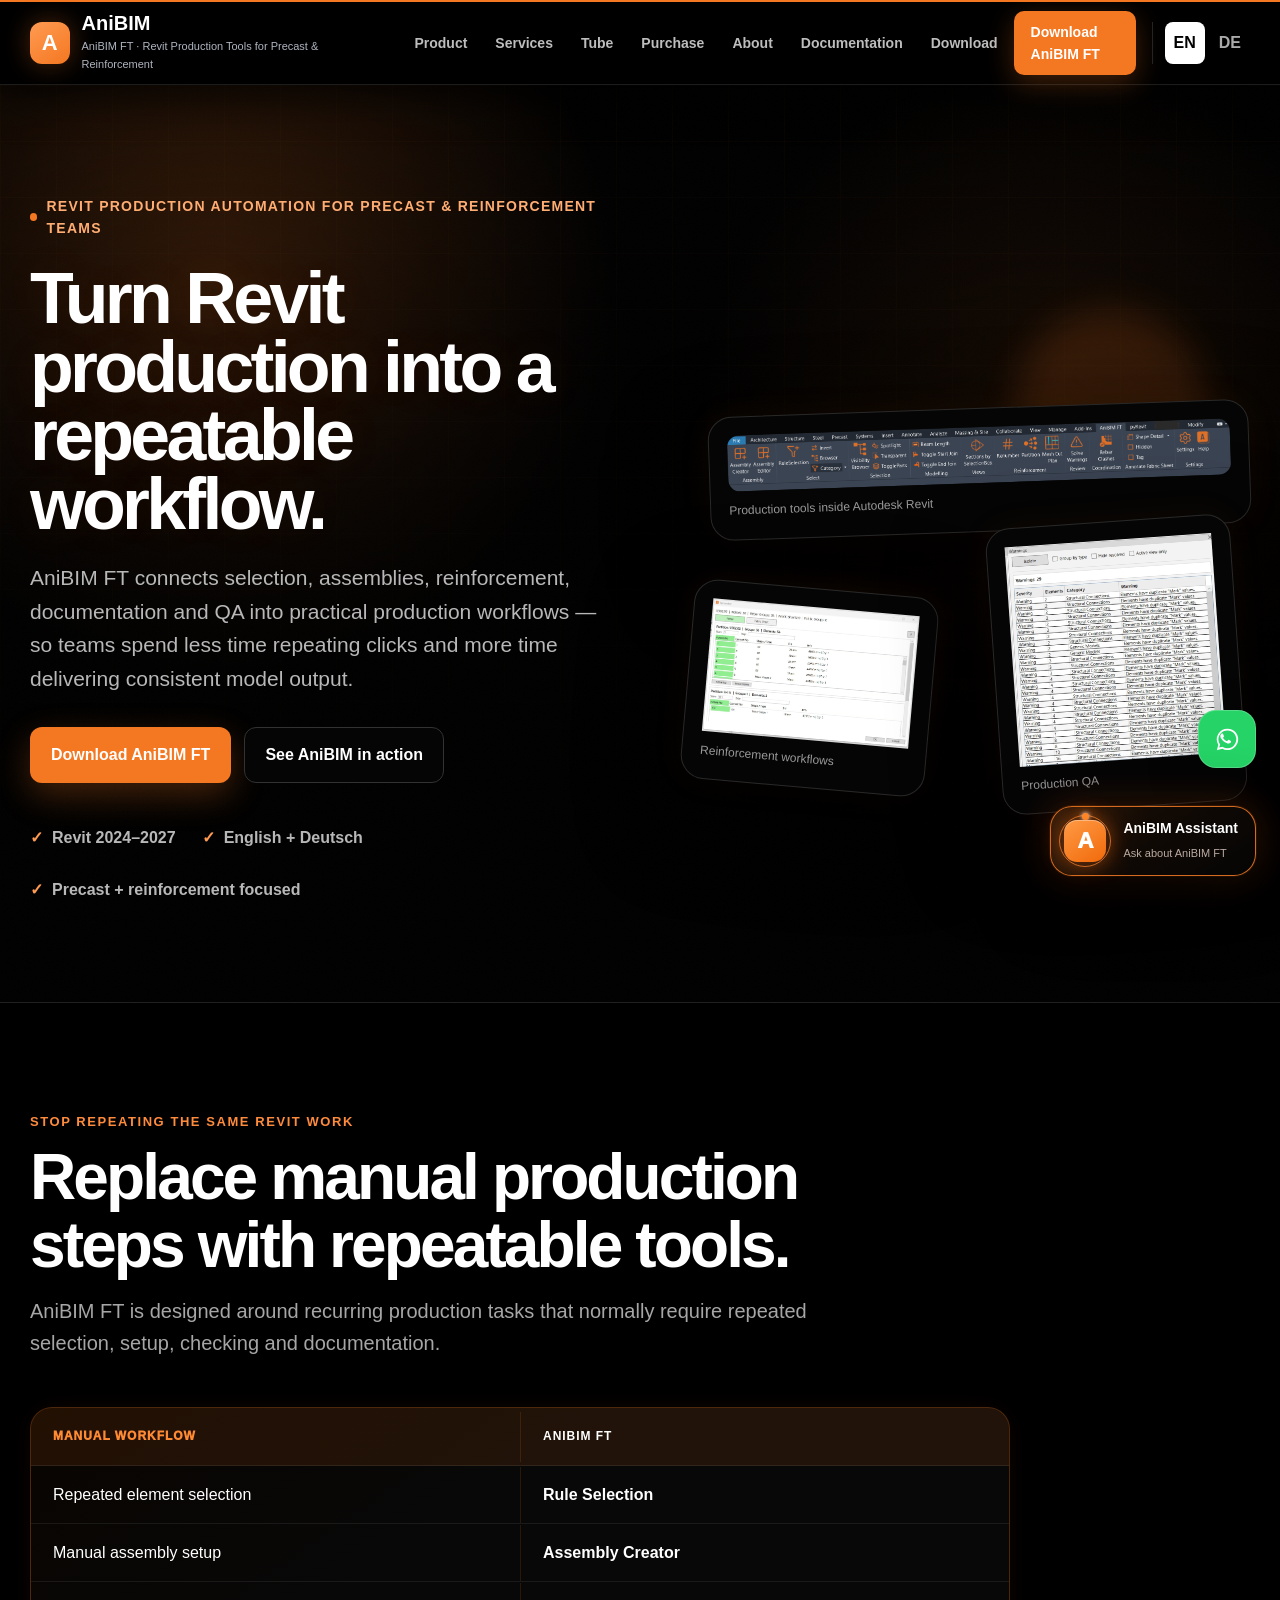
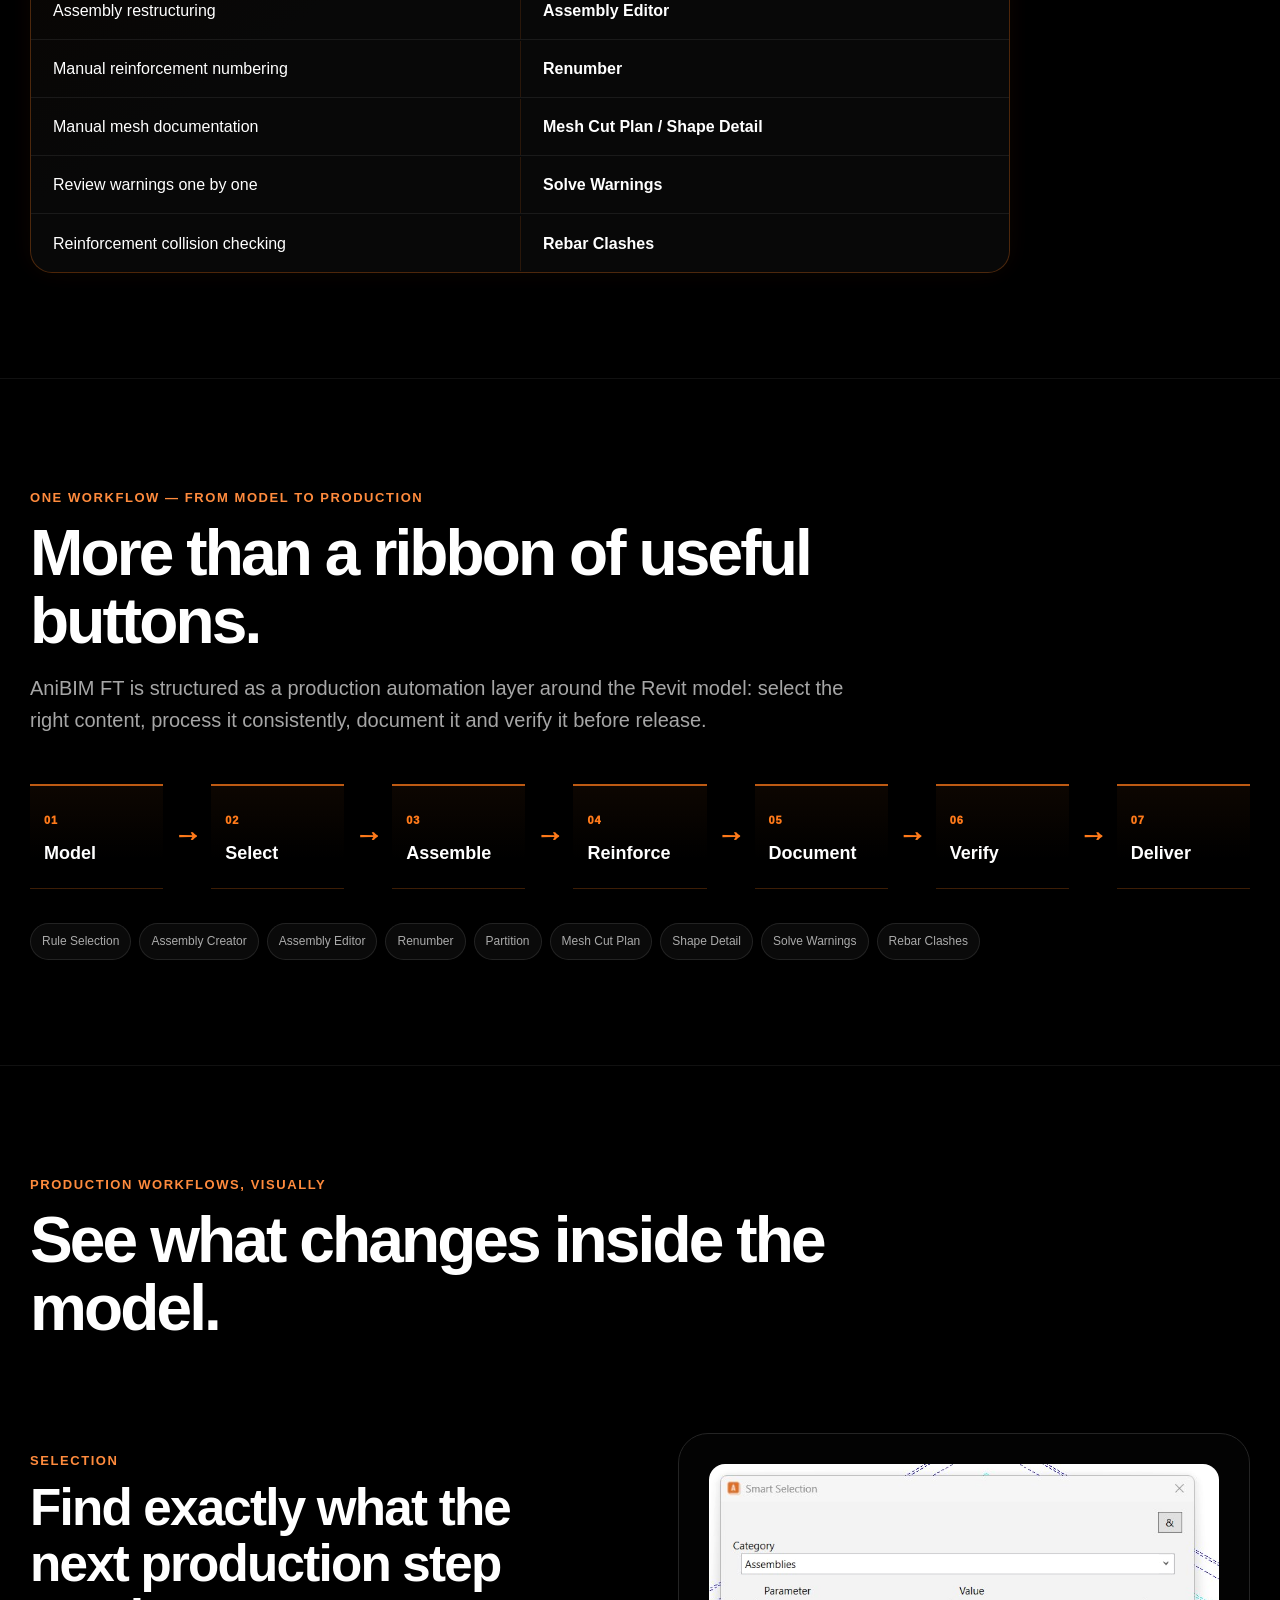
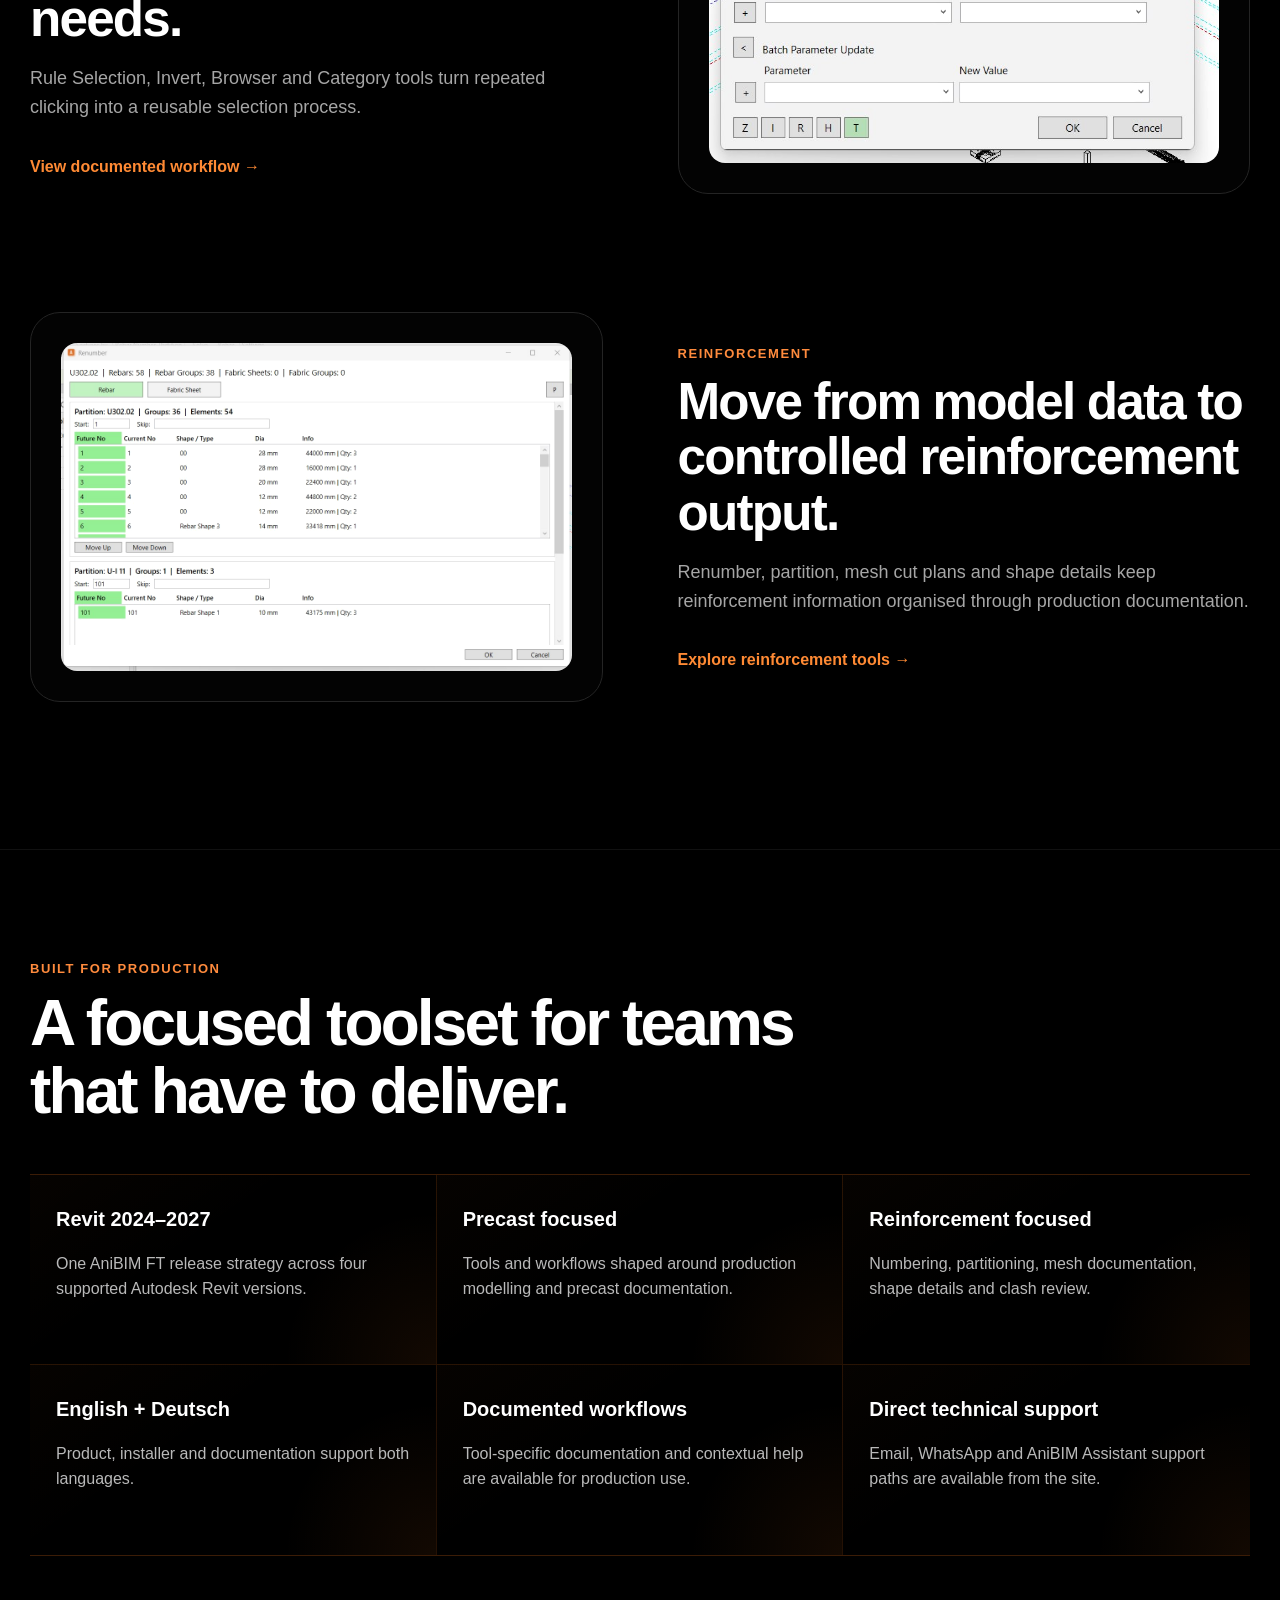
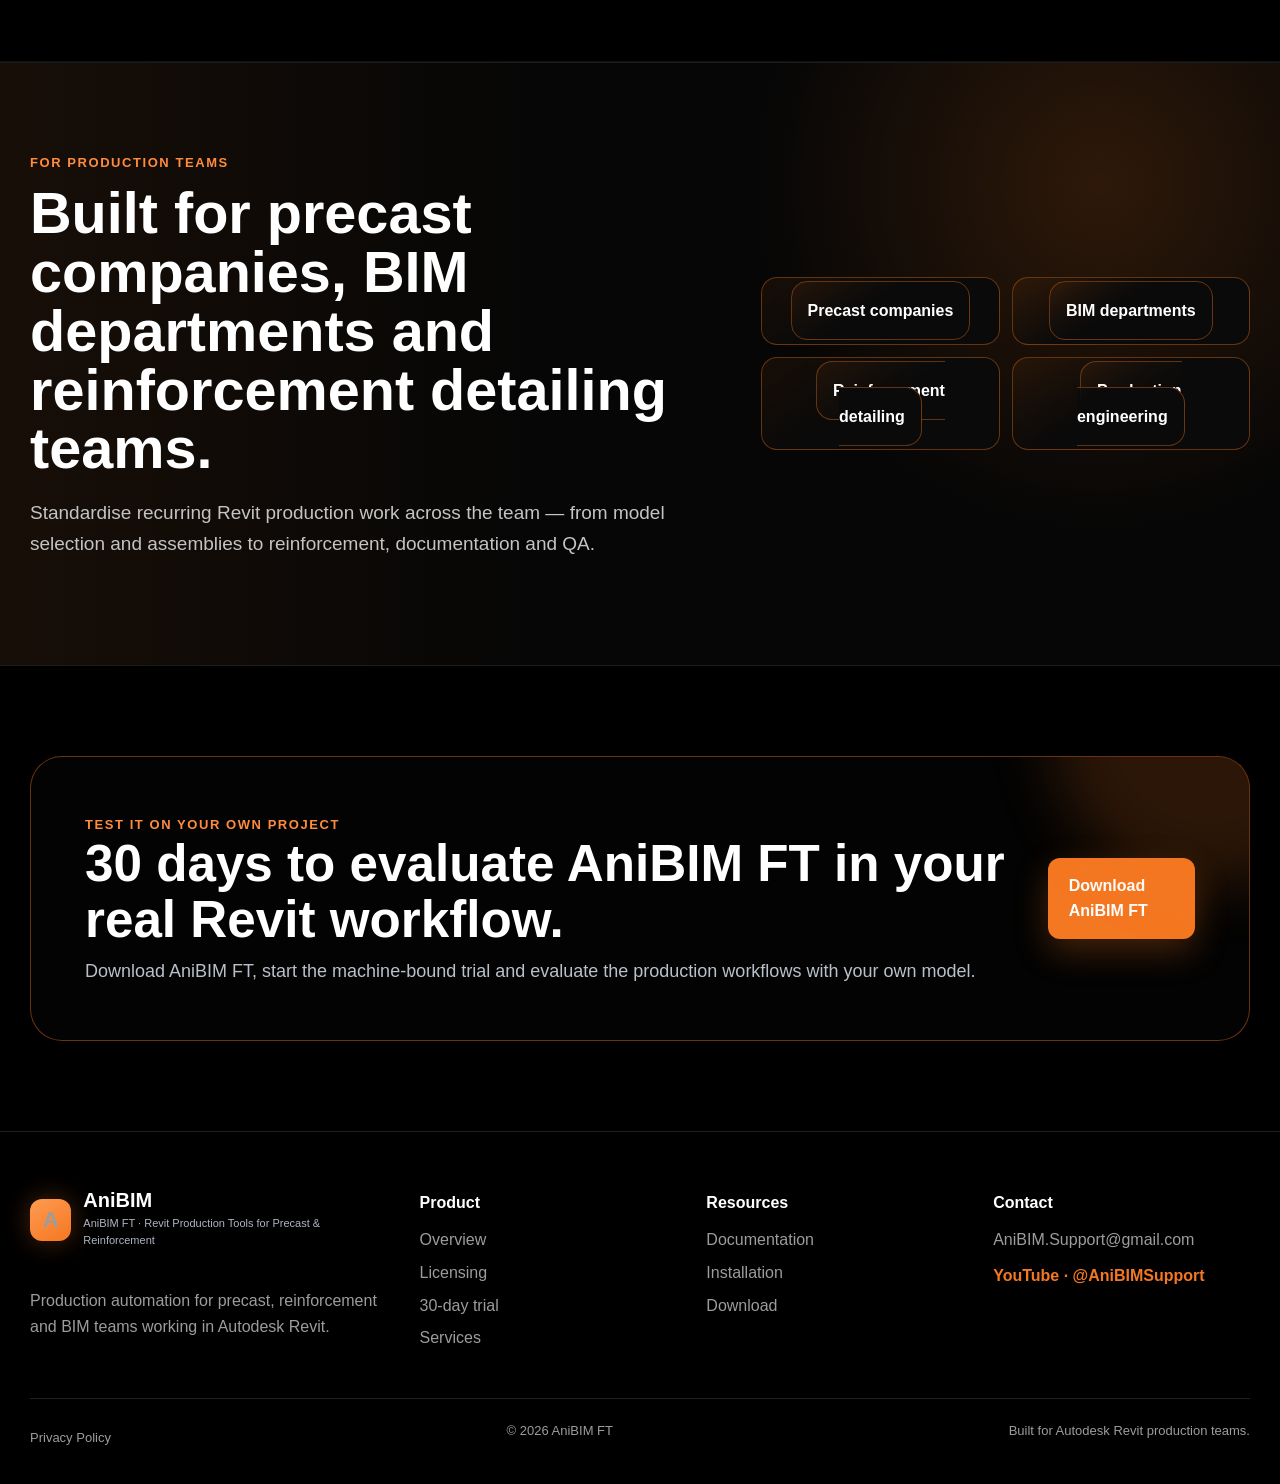
<file: index.html>
<!DOCTYPE html>
<html lang="en">
<head>
<meta charset="utf-8"/>
<meta name="viewport" content="width=device-width,initial-scale=1"/>
<meta name="description" content="AniBIM FT — Revit production automation and production tools for precast, reinforcement and BIM teams. Autodesk Revit 2024–2027, English and German."/>
<title>AniBIM FT — Revit Production Tools for Precast & Reinforcement</title>
<link href="assets/site.css?v=29" rel="stylesheet"/>
</head>
<body class="lang-en home-v24">
<header class="site-header">
  <div class="shell navbar">
    <a class="brand" data-keep-lang="true" href="index.html">
      <span class="mark">A</span>
      <span>
        <strong>AniBIM</strong>
        <small>
          <span data-lang="en">AniBIM FT · Revit Production Tools for Precast & Reinforcement</span>
          <span data-lang="de">AniBIM FT · Revit-Produktionswerkzeuge für Fertigteil & Bewehrung</span>
        </small>
      </span>
    </a>
    <div class="nav-wrap">
      <nav class="nav-links">
        <a class="nav-link" data-keep-lang="true" href="product.html"><span data-lang="en">Product</span><span data-lang="de">Produkt</span></a>
        <a class="nav-link" data-keep-lang="true" href="service.html"><span data-lang="en">Services</span><span data-lang="de">Services</span></a><a class="nav-link" data-keep-lang="true" href="tube.html"><span data-lang="en">Tube</span><span data-lang="de">Tube</span></a>
        <a class="nav-link" data-keep-lang="true" href="pricing.html"><span data-lang="en">Purchase</span><span data-lang="de">Kaufen</span></a>
        <a class="nav-link" data-keep-lang="true" href="about.html"><span data-lang="en">About</span><span data-lang="de">Über uns</span></a>
        <a class="nav-link" data-keep-lang="true" href="docs.html"><span data-lang="en">Documentation</span><span data-lang="de">Dokumentation</span></a>
        <a class="nav-link" data-keep-lang="true" href="download.html"><span data-lang="en">Download</span><span data-lang="de">Download</span></a>
        <a class="nav-link cta" href="https://github.com/AniBIMSupport/AniBIM-FT-Help/releases/download/v1.0.0/AniBIM_FT_1.0.0_Setup.exe" download><span data-lang="en">Download AniBIM FT</span><span data-lang="de">AniBIM FT herunterladen</span></a>
      </nav>
      <div class="lang">
        <button aria-label="Switch to English" data-switch-lang="en" onclick="setLanguage('en')" type="button">EN</button>
        <button aria-label="Zur deutschen Sprache wechseln" data-switch-lang="de" onclick="setLanguage('de')" type="button">DE</button>
      </div>
    </div>
  </div>
</header>

<main>
<section class="hero home-hero-v24">
  <div class="shell hero-inner">
    <div>
      <span class="eyebrow">
        <span data-lang="en">Revit production automation for precast & reinforcement teams</span>
        <span data-lang="de">Revit-Automatisierung für Fertigteil- & Bewehrungsteams</span>
      </span>
      <h1>
        <span data-lang="en">Turn Revit production into a repeatable workflow.</span>
        <span data-lang="de">Machen Sie Revit-Produktion zu einem reproduzierbaren Workflow.</span>
      </h1>
      <p class="lead">
        <span data-lang="en">AniBIM FT connects selection, assemblies, reinforcement, documentation and QA into practical production workflows — so teams spend less time repeating clicks and more time delivering consistent model output.</span>
        <span data-lang="de">AniBIM FT verbindet Auswahl, Baugruppen, Bewehrung, Dokumentation und QA zu praxisnahen Produktionsabläufen — damit Teams weniger Zeit mit wiederholten Klicks verbringen und konsistentere Modellergebnisse liefern.</span>
      </p>
      <div class="hero-actions">
        <a class="btn primary" href="https://github.com/AniBIMSupport/AniBIM-FT-Help/releases/download/v1.0.0/AniBIM_FT_1.0.0_Setup.exe">
          <span data-lang="en">Download AniBIM FT</span>
          <span data-lang="de">AniBIM FT herunterladen</span>
        </a>
        <a class="btn secondary" data-keep-lang="true" href="product.html">
          <span data-lang="en">See AniBIM in action</span>
          <span data-lang="de">AniBIM in Aktion</span>
        </a>
      </div>
      <div class="hero-proof">
        <span class="proof-item"><span class="proof-check" aria-hidden="true">✓</span><span>Revit 2024–2027</span></span>
        <span class="proof-item"><span class="proof-check" aria-hidden="true">✓</span><span><span data-lang="en">English + Deutsch</span><span data-lang="de">Englisch + Deutsch</span></span></span>
        <span class="proof-item"><span class="proof-check" aria-hidden="true">✓</span><span><span data-lang="en">Precast + reinforcement focused</span><span data-lang="de">Fertigteil + Bewehrung im Fokus</span></span></span>
      </div>
    </div>
    <div class="hero-art">
      <div class="orb a"></div><div class="orb b"></div>
      <div class="float-card ribbon">
        <img alt="AniBIM FT ribbon in Autodesk Revit" data-lang-image="ribbon" src="assets/ribbon_en.png"/>
        <div class="label">
          <span data-lang="en">Production tools inside Autodesk Revit</span>
          <span data-lang="de">Produktionswerkzeuge direkt in Autodesk Revit</span>
        </div>
      </div>
      <div class="float-card small one">
        <img alt="Reinforcement numbering workflow" src="assets/renumber.jpg"/>
        <div class="label"><span data-lang="en">Reinforcement workflows</span><span data-lang="de">Bewehrungsabläufe</span></div>
      </div>
      <div class="float-card small two">
        <img alt="Revit warning review" src="assets/warnings_panel.jpg"/>
        <div class="label"><span data-lang="en">Production QA</span><span data-lang="de">Produktions-QA</span></div>
      </div>
    </div>
  </div>
</section>

<section class="section manual-vs-anibim">
  <div class="shell">
    <div class="section-head">
      <span class="kicker"><span data-lang="en">Stop repeating the same Revit work</span><span data-lang="de">Wiederholte Revit-Arbeit reduzieren</span></span>
      <h2><span data-lang="en">Replace manual production steps with repeatable tools.</span><span data-lang="de">Manuelle Produktionsschritte durch reproduzierbare Werkzeuge ersetzen.</span></h2>
      <p class="section-intro">
        <span data-lang="en">AniBIM FT is designed around recurring production tasks that normally require repeated selection, setup, checking and documentation.</span>
        <span data-lang="de">AniBIM FT ist auf wiederkehrende Produktionsaufgaben ausgelegt, die normalerweise wiederholte Auswahl, Einrichtung, Prüfung und Dokumentation erfordern.</span>
      </p>
    </div>
    <div class="comparison-table" role="table" aria-label="Manual Revit workflow compared with AniBIM FT">
      <div class="comparison-row comparison-head" role="row">
        <div role="columnheader"><span data-lang="en">Manual workflow</span><span data-lang="de">Manueller Ablauf</span></div>
        <div role="columnheader">AniBIM FT</div>
      </div>
      <div class="comparison-row" role="row"><div><span data-lang="en">Repeated element selection</span><span data-lang="de">Wiederholte Elementauswahl</span></div><div>Rule Selection</div></div>
      <div class="comparison-row" role="row"><div><span data-lang="en">Manual assembly setup</span><span data-lang="de">Manuelle Baugruppenerstellung</span></div><div>Assembly Creator</div></div>
      <div class="comparison-row" role="row"><div><span data-lang="en">Assembly restructuring</span><span data-lang="de">Baugruppen nachträglich umstrukturieren</span></div><div>Assembly Editor</div></div>
      <div class="comparison-row" role="row"><div><span data-lang="en">Manual reinforcement numbering</span><span data-lang="de">Manuelle Bewehrungsnummerierung</span></div><div>Renumber</div></div>
      <div class="comparison-row" role="row"><div><span data-lang="en">Manual mesh documentation</span><span data-lang="de">Manuelle Mattendokumentation</span></div><div>Mesh Cut Plan / Shape Detail</div></div>
      <div class="comparison-row" role="row"><div><span data-lang="en">Review warnings one by one</span><span data-lang="de">Warnungen einzeln prüfen</span></div><div>Solve Warnings</div></div>
      <div class="comparison-row" role="row"><div><span data-lang="en">Reinforcement collision checking</span><span data-lang="de">Bewehrungskollisionen prüfen</span></div><div>Rebar Clashes</div></div>
    </div>
  </div>
</section>

<section class="section alt production-story">
  <div class="shell">
    <div class="section-head">
      <span class="kicker"><span data-lang="en">One workflow — from model to production</span><span data-lang="de">Ein Workflow — vom Modell bis zur Produktion</span></span>
      <h2><span data-lang="en">More than a ribbon of useful buttons.</span><span data-lang="de">Mehr als nur eine Sammlung nützlicher Buttons.</span></h2>
      <p class="section-intro">
        <span data-lang="en">AniBIM FT is structured as a production automation layer around the Revit model: select the right content, process it consistently, document it and verify it before release.</span>
        <span data-lang="de">AniBIM FT bildet eine Produktions-Automatisierungsschicht rund um das Revit-Modell: relevante Inhalte auswählen, konsistent verarbeiten, dokumentieren und vor der Freigabe prüfen.</span>
      </p>
    </div>
    <div class="production-flow" aria-label="AniBIM production workflow">
      <div><span class="flow-index">01</span><strong><span data-lang="en">Model</span><span data-lang="de">Modell</span></strong></div>
      <span class="flow-arrow">→</span>
      <div><span class="flow-index">02</span><strong><span data-lang="en">Select</span><span data-lang="de">Auswählen</span></strong></div>
      <span class="flow-arrow">→</span>
      <div><span class="flow-index">03</span><strong><span data-lang="en">Assemble</span><span data-lang="de">Baugruppen</span></strong></div>
      <span class="flow-arrow">→</span>
      <div><span class="flow-index">04</span><strong><span data-lang="en">Reinforce</span><span data-lang="de">Bewehren</span></strong></div>
      <span class="flow-arrow">→</span>
      <div><span class="flow-index">05</span><strong><span data-lang="en">Document</span><span data-lang="de">Dokumentieren</span></strong></div>
      <span class="flow-arrow">→</span>
      <div><span class="flow-index">06</span><strong><span data-lang="en">Verify</span><span data-lang="de">Prüfen</span></strong></div>
      <span class="flow-arrow">→</span>
      <div><span class="flow-index">07</span><strong><span data-lang="en">Deliver</span><span data-lang="de">Liefern</span></strong></div>
    </div>
    <div class="flow-tool-line">
      <span>Rule Selection</span><span>Assembly Creator</span><span>Assembly Editor</span><span>Renumber</span><span>Partition</span><span>Mesh Cut Plan</span><span>Shape Detail</span><span>Solve Warnings</span><span>Rebar Clashes</span>
    </div>
  </div>
</section>

<section class="section proof-workflows">
  <div class="shell">
    <div class="section-head">
      <span class="kicker"><span data-lang="en">Production workflows, visually</span><span data-lang="de">Produktionsabläufe visuell</span></span>
      <h2><span data-lang="en">See what changes inside the model.</span><span data-lang="de">Sehen Sie, was sich im Modell verändert.</span></h2>
    </div>
    <div class="workflow">
      <div class="workflow-copy">
        <span class="kicker"><span data-lang="en">Selection</span><span data-lang="de">Auswahl</span></span>
        <h3><span data-lang="en">Find exactly what the next production step needs.</span><span data-lang="de">Genau die Elemente finden, die der nächste Produktionsschritt benötigt.</span></h3>
        <p><span data-lang="en">Rule Selection, Invert, Browser and Category tools turn repeated clicking into a reusable selection process.</span><span data-lang="de">Regelauswahl, Umkehren, Browser und Kategorie-Werkzeuge machen aus wiederholtem Klicken einen wiederverwendbaren Auswahlprozess.</span></p>
        <a class="text-link" data-keep-lang="true" href="docs.html"><span data-lang="en">View documented workflow →</span><span data-lang="de">Dokumentierten Workflow ansehen →</span></a>
      </div>
      <div class="workflow-media"><img alt="AniBIM smart selection workflow" src="assets/smart_selection.jpg"/></div>
    </div>
    <div class="workflow reverse">
      <div class="workflow-copy">
        <span class="kicker"><span data-lang="en">Reinforcement</span><span data-lang="de">Bewehrung</span></span>
        <h3><span data-lang="en">Move from model data to controlled reinforcement output.</span><span data-lang="de">Vom Modell zu kontrollierten Bewehrungsergebnissen.</span></h3>
        <p><span data-lang="en">Renumber, partition, mesh cut plans and shape details keep reinforcement information organised through production documentation.</span><span data-lang="de">Neunummerierung, Partitionierung, Mattenzuschnittpläne und Formdetails halten Bewehrungsinformationen bis zur Produktionsdokumentation organisiert.</span></p>
        <a class="text-link" data-keep-lang="true" href="docs.html"><span data-lang="en">Explore reinforcement tools →</span><span data-lang="de">Bewehrungswerkzeuge ansehen →</span></a>
      </div>
      <div class="workflow-media"><img alt="AniBIM reinforcement renumber workflow" src="assets/renumber.jpg"/></div>
    </div>
  </div>
</section>

<section class="section alt built-for-production">
  <div class="shell">
    <div class="section-head">
      <span class="kicker"><span data-lang="en">Built for production</span><span data-lang="de">Für die Produktion entwickelt</span></span>
      <h2><span data-lang="en">A focused toolset for teams that have to deliver.</span><span data-lang="de">Ein fokussiertes Werkzeugset für Teams mit echten Lieferterminen.</span></h2>
    </div>
    <div class="trust-grid">
      <article><strong>Revit 2024–2027</strong><p><span data-lang="en">One AniBIM FT release strategy across four supported Autodesk Revit versions.</span><span data-lang="de">Eine AniBIM-FT-Lösung für vier unterstützte Autodesk-Revit-Versionen.</span></p></article>
      <article><strong><span data-lang="en">Precast focused</span><span data-lang="de">Fertigteilfokus</span></strong><p><span data-lang="en">Tools and workflows shaped around production modelling and precast documentation.</span><span data-lang="de">Werkzeuge und Abläufe für Produktionsmodellierung und Fertigteildokumentation.</span></p></article>
      <article><strong><span data-lang="en">Reinforcement focused</span><span data-lang="de">Bewehrungsfokus</span></strong><p><span data-lang="en">Numbering, partitioning, mesh documentation, shape details and clash review.</span><span data-lang="de">Nummerierung, Partitionierung, Mattendokumentation, Formdetails und Kollisionsprüfung.</span></p></article>
      <article><strong>English + Deutsch</strong><p><span data-lang="en">Product, installer and documentation support both languages.</span><span data-lang="de">Produkt, Installer und Dokumentation unterstützen beide Sprachen.</span></p></article>
      <article><strong><span data-lang="en">Documented workflows</span><span data-lang="de">Dokumentierte Workflows</span></strong><p><span data-lang="en">Tool-specific documentation and contextual help are available for production use.</span><span data-lang="de">Werkzeugspezifische Dokumentation und kontextbezogene Hilfe für den Produktionseinsatz.</span></p></article>
      <article><strong><span data-lang="en">Direct technical support</span><span data-lang="de">Direkter technischer Support</span></strong><p><span data-lang="en">Email, WhatsApp and AniBIM Assistant support paths are available from the site.</span><span data-lang="de">E-Mail, WhatsApp und AniBIM Assistant stehen als Supportwege zur Verfügung.</span></p></article>
    </div>
  </div>
</section>

<section class="german-production-message">
  <div class="shell german-message-inner">
    <div>
      <span class="kicker"><span data-lang="en">For production teams</span><span data-lang="de">Für Produktionsteams</span></span>
      <h2>
        <span data-lang="en">Built for precast companies, BIM departments and reinforcement detailing teams.</span>
        <span data-lang="de">Revit-Werkzeuge für die Fertigteilproduktion.</span>
      </h2>
      <p>
        <span data-lang="en">Standardise recurring Revit production work across the team — from model selection and assemblies to reinforcement, documentation and QA.</span>
        <span data-lang="de">Weniger manuelle Arbeit. Konsistente Modelle. Schnellere Produktionsunterlagen. Für Fertigteilwerke, Bewehrungsplanung und BIM-Produktionsabteilungen.</span>
      </p>
    </div>
    <div class="team-tags">
      <span><span data-lang="en">Precast companies</span><span data-lang="de">Fertigteilwerke</span></span>
      <span><span data-lang="en">BIM departments</span><span data-lang="de">BIM-Abteilungen</span></span>
      <span><span data-lang="en">Reinforcement detailing</span><span data-lang="de">Bewehrungsplanung</span></span>
      <span><span data-lang="en">Production engineering</span><span data-lang="de">Produktionsplanung</span></span>
    </div>
  </div>
</section>

<section class="cta-band trial-conversion-v24">
  <div class="shell">
    <div class="cta-box">
      <div>
        <span class="kicker"><span data-lang="en">Test it on your own project</span><span data-lang="de">Im eigenen Projekt testen</span></span>
        <h2><span data-lang="en">30 days to evaluate AniBIM FT in your real Revit workflow.</span><span data-lang="de">30 Tage, um AniBIM FT im echten Revit-Workflow zu testen.</span></h2>
        <p><span data-lang="en">Download AniBIM FT, start the machine-bound trial and evaluate the production workflows with your own model.</span><span data-lang="de">AniBIM FT herunterladen, maschinengebundene Testversion starten und Produktionsabläufe am eigenen Modell prüfen.</span></p>
      </div>
      <a class="btn primary" href="https://github.com/AniBIMSupport/AniBIM-FT-Help/releases/download/v1.0.0/AniBIM_FT_1.0.0_Setup.exe">
          <span data-lang="en">Download AniBIM FT</span>
          <span data-lang="de">AniBIM FT herunterladen</span>
        </a>
    </div>
  </div>
</section>
</main>

<footer class="footer">
  <div class="shell">
    <div class="footer-grid">
      <div>
        <a class="brand" data-keep-lang="true" href="index.html">
          <span class="mark">A</span>
          <span><strong>AniBIM</strong><small><span data-lang="en">AniBIM FT · Revit Production Tools for Precast & Reinforcement</span><span data-lang="de">AniBIM FT · Revit-Produktionswerkzeuge für Fertigteil & Bewehrung</span></small></span>
        </a>
        <p style="max-width:390px"><span data-lang="en">Production automation for precast, reinforcement and BIM teams working in Autodesk Revit.</span><span data-lang="de">Produktionsautomatisierung für Fertigteil-, Bewehrungs- und BIM-Teams in Autodesk Revit.</span></p>
      </div>
      <div>
        <h4><span data-lang="en">Product</span><span data-lang="de">Produkt</span></h4>
        <a data-keep-lang="true" href="product.html"><span data-lang="en">Overview</span><span data-lang="de">Übersicht</span></a>
        <a data-keep-lang="true" href="pricing.html"><span data-lang="en">Licensing</span><span data-lang="de">Lizenzierung</span></a>
        <a data-keep-lang="true" href="download.html"><span data-lang="en">30-day trial</span><span data-lang="de">30-Tage-Test</span></a>
        <a data-keep-lang="true" href="service.html"><span data-lang="en">Services</span><span data-lang="de">Services</span></a>
      </div>
      <div>
        <h4><span data-lang="en">Resources</span><span data-lang="de">Ressourcen</span></h4>
        <a data-keep-lang="true" href="docs.html"><span data-lang="en">Documentation</span><span data-lang="de">Dokumentation</span></a>
        <a data-keep-lang="true" href="install.html"><span data-lang="en">Installation</span><span data-lang="de">Installation</span></a>
        <a data-keep-lang="true" href="download.html"><span data-lang="en">Download</span><span data-lang="de">Download</span></a>
      </div>
      <div>
        <h4><span data-lang="en">Contact</span><span data-lang="de">Kontakt</span></h4>
        <a href="mailto:AniBIM.Support@gmail.com">AniBIM.Support@gmail.com</a>
        <a class="youtube-link" href="https://www.youtube.com/@AniBIMSupport" rel="noopener noreferrer" target="_blank">YouTube · @AniBIMSupport</a>
      </div>
    </div>
    <div class="footer-bottom">
      <span><a data-keep-lang="true" href="privacy.html"><span data-lang="en">Privacy Policy</span><span data-lang="de">Datenschutz</span></a></span>
      <span>© 2026 AniBIM FT</span>
      <span><span data-lang="en">Built for Autodesk Revit production teams.</span><span data-lang="de">Entwickelt für Produktionsteams mit Autodesk Revit.</span></span>
    </div>
  </div>
</footer>
<script src="assets/site.js?v=20260827-v14"></script>
</body>
</html>
</file>
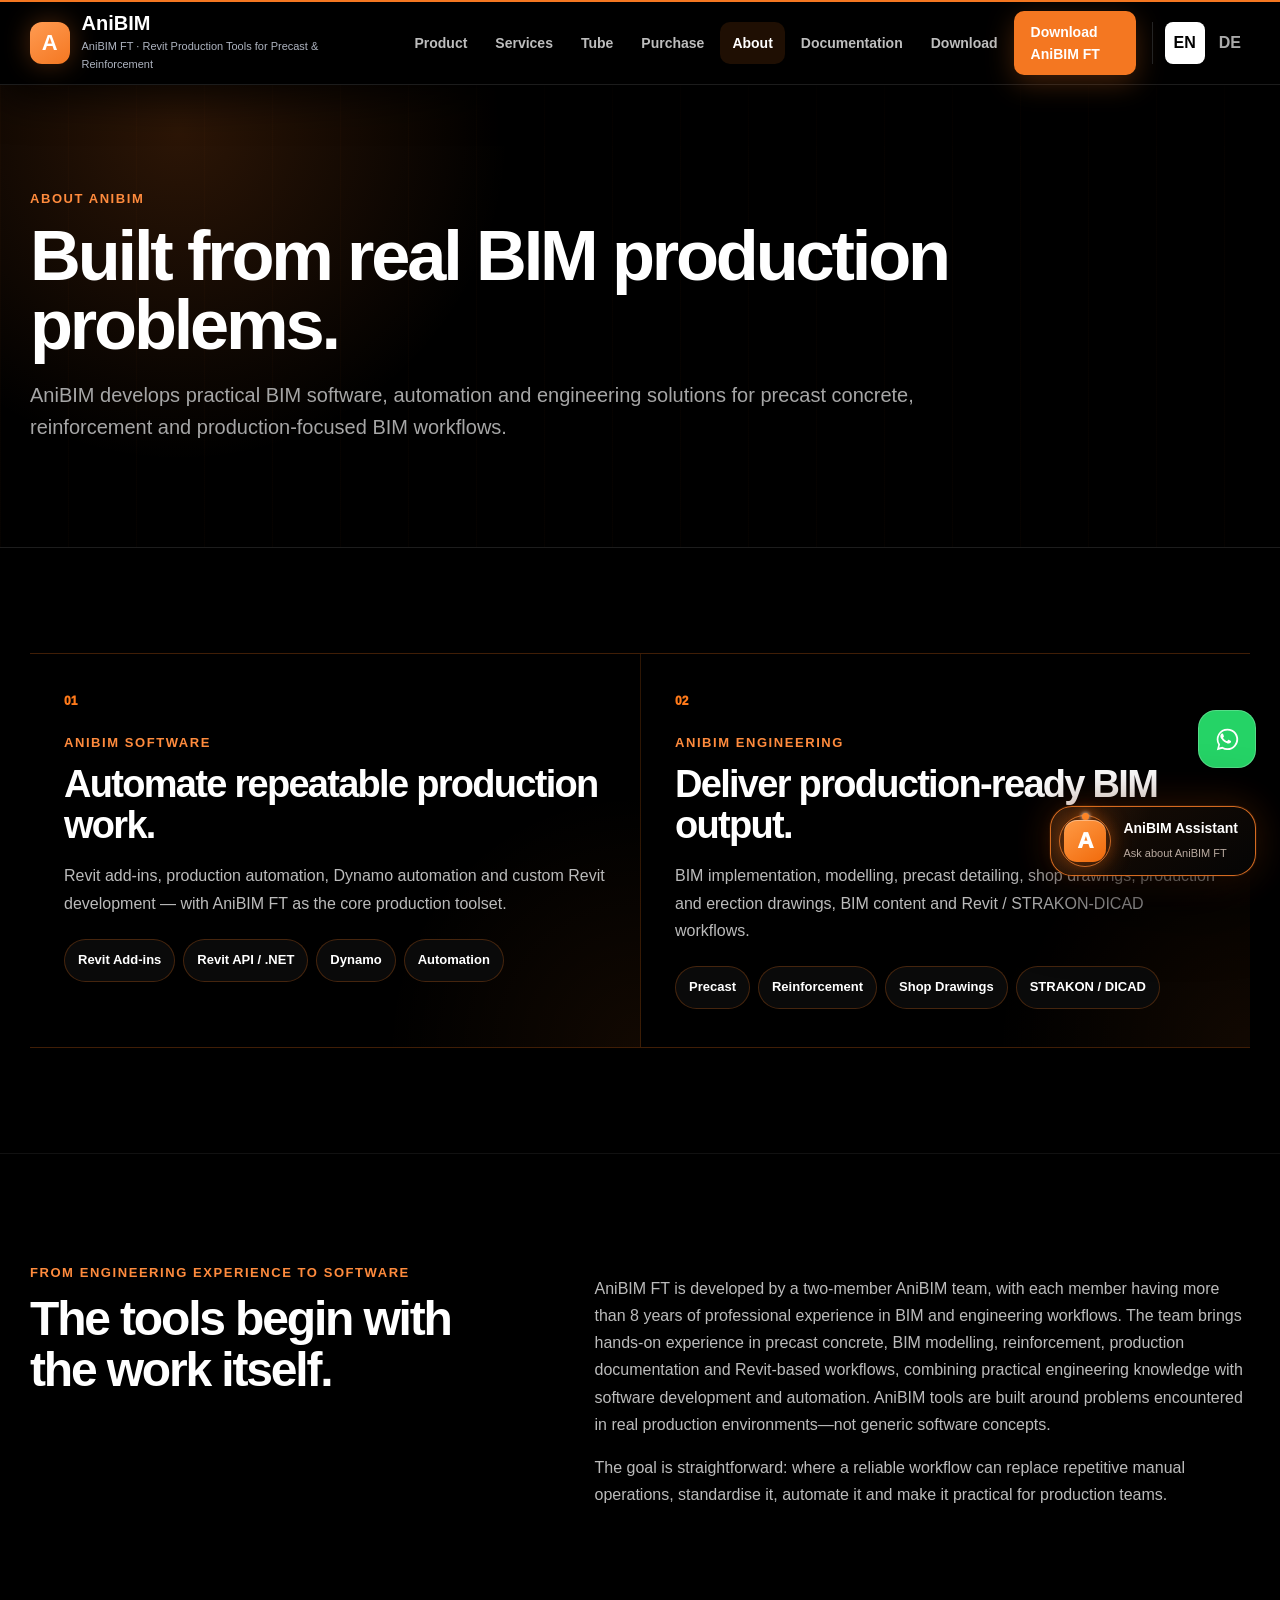
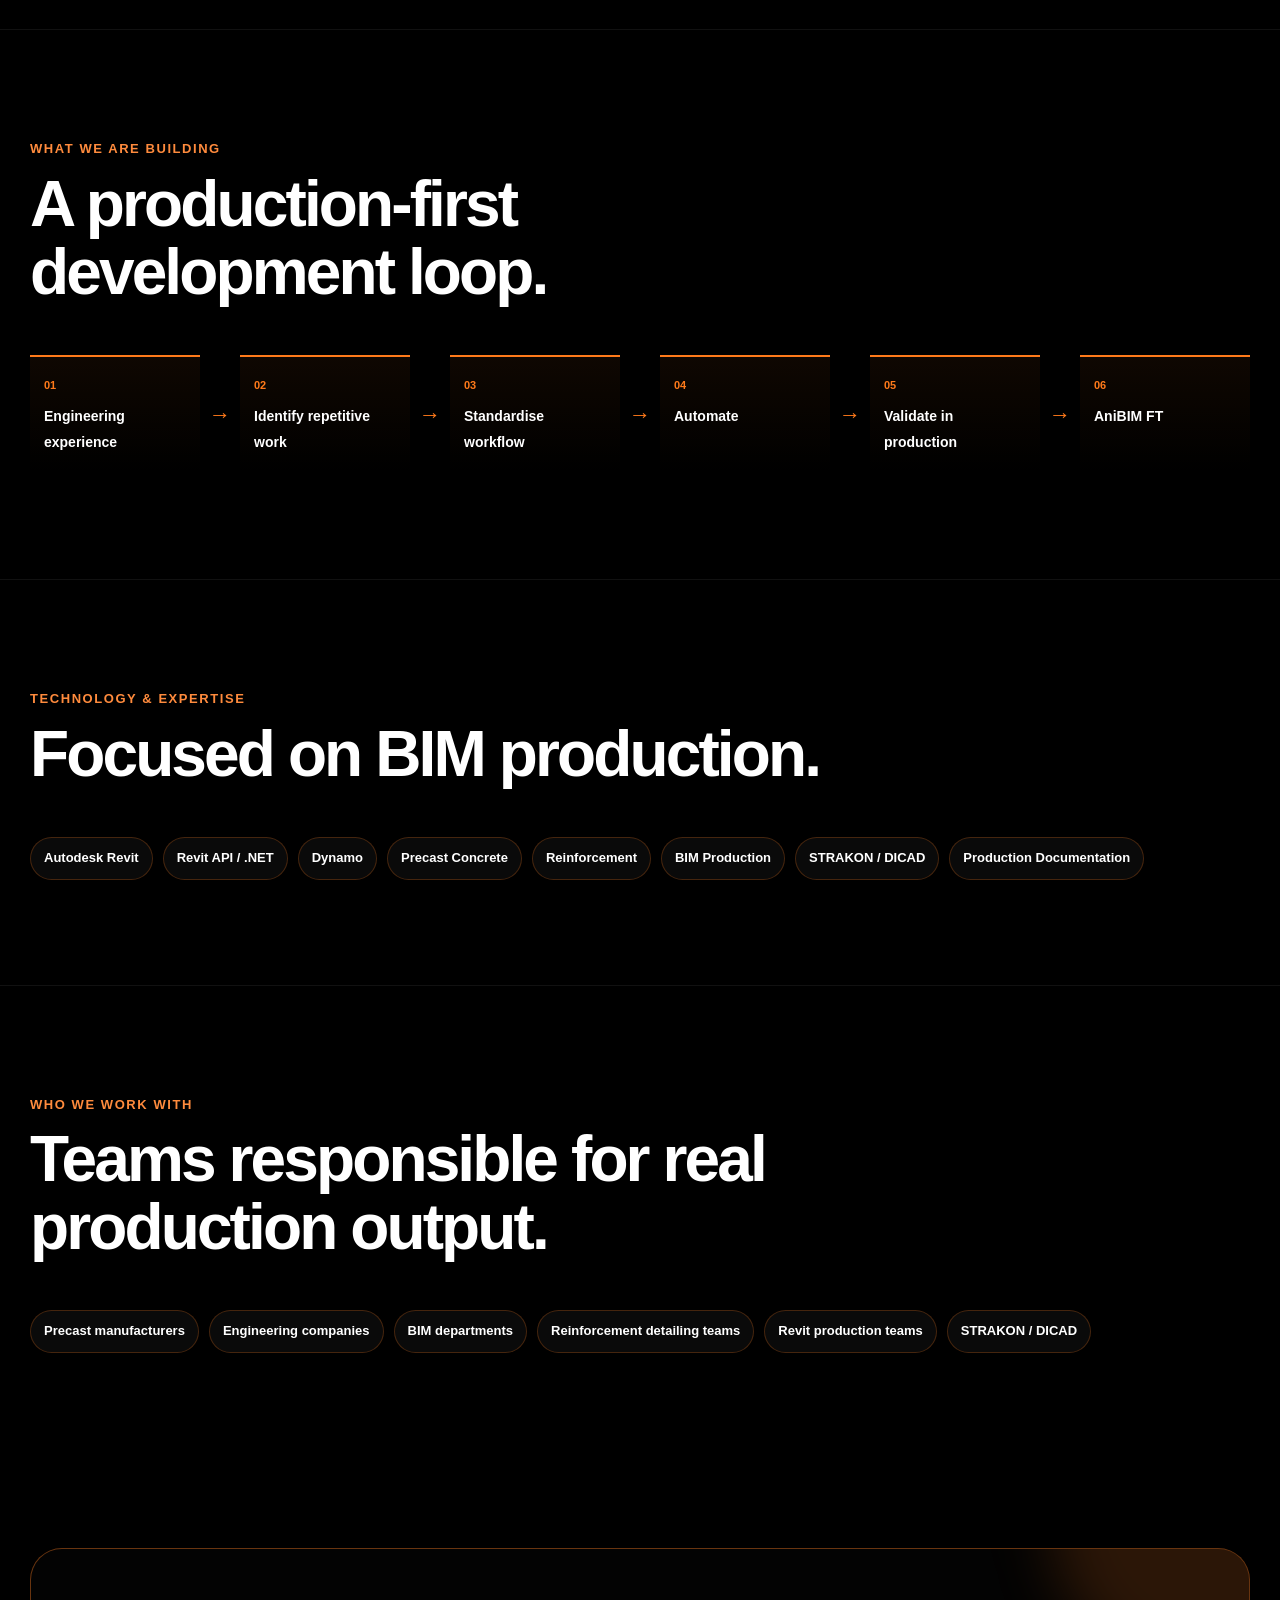
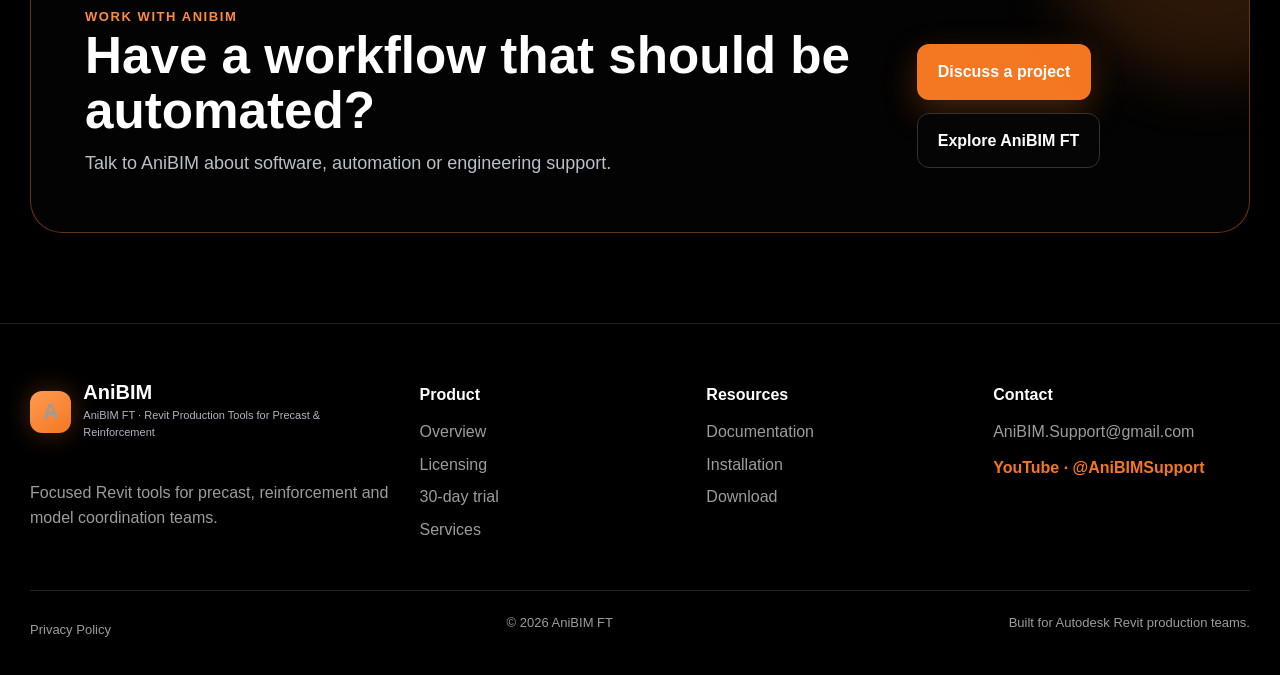
<file: about.html>
<!DOCTYPE html><html lang="en"><head><meta charset="utf-8"/><meta content="width=device-width,initial-scale=1" name="viewport"/><meta name="description" content="About AniBIM — BIM software, Revit automation and engineering services for precast, reinforcement and production workflows."/><title>About · AniBIM</title><link href="assets/site.css?v=29" rel="stylesheet"/></head><body class="lang-en about-v28"><header class="site-header"><div class="shell navbar"><a class="brand" data-keep-lang="true" href="index.html"><span class="mark">A</span><span><strong>AniBIM</strong><small><span data-lang="en">AniBIM FT · Revit Production Tools for Precast & Reinforcement</span><span data-lang="de">AniBIM FT · Revit-Produktionswerkzeuge für Fertigteil & Bewehrung</span></small></span></a><div class="nav-wrap"><nav class="nav-links"><a class="nav-link" data-keep-lang="true" href="product.html"><span data-lang="en">Product</span><span data-lang="de">Produkt</span></a><a class="nav-link" data-keep-lang="true" href="service.html"><span data-lang="en">Services</span><span data-lang="de">Services</span></a><a class="nav-link" data-keep-lang="true" href="tube.html"><span data-lang="en">Tube</span><span data-lang="de">Tube</span></a><a class="nav-link" data-keep-lang="true" href="pricing.html"><span data-lang="en">Purchase</span><span data-lang="de">Kaufen</span></a><a class="nav-link active" data-keep-lang="true" href="about.html"><span data-lang="en">About</span><span data-lang="de">Über uns</span></a><a class="nav-link" data-keep-lang="true" href="docs.html"><span data-lang="en">Documentation</span><span data-lang="de">Dokumentation</span></a><a class="nav-link" data-keep-lang="true" href="download.html"><span data-lang="en">Download</span><span data-lang="de">Download</span></a><a class="nav-link cta" href="https://github.com/AniBIMSupport/AniBIM-FT-Help/releases/download/v1.0.0/AniBIM_FT_1.0.0_Setup.exe" download><span data-lang="en">Download AniBIM FT</span><span data-lang="de">AniBIM FT herunterladen</span></a></nav><div class="lang"><button aria-label="Switch to English" data-switch-lang="en" onclick="setLanguage('en')" type="button">EN</button><button aria-label="Zur deutschen Sprache wechseln" data-switch-lang="de" onclick="setLanguage('de')" type="button">DE</button></div></div></div></header>
<main>
<section class="page-hero about-hero-v28"><div class="shell"><span class="kicker"><span data-lang="en">ABOUT ANIBIM</span><span data-lang="de">ÜBER ANIBIM</span></span><h1><span data-lang="en">Built from real BIM production problems.</span><span data-lang="de">Entstanden aus realen BIM-Produktionsaufgaben.</span></h1><p class="lead"><span data-lang="en">AniBIM develops practical BIM software, automation and engineering solutions for precast concrete, reinforcement and production-focused BIM workflows.</span><span data-lang="de">AniBIM entwickelt praxisnahe BIM-Software, Automatisierung und Engineering-Lösungen für Fertigteilbau, Bewehrung und produktionsorientierte BIM-Workflows.</span></p></div></section>
<section class="section"><div class="shell"><div class="about-dual-v28">
<article><span class="about-num">01</span><span class="kicker">AniBIM Software</span><h2><span data-lang="en">Automate repeatable production work.</span><span data-lang="de">Wiederholbare Produktionsarbeit automatisieren.</span></h2><p><span data-lang="en">Revit add-ins, production automation, Dynamo automation and custom Revit development — with AniBIM FT as the core production toolset.</span><span data-lang="de">Revit-Add-ins, Produktionsautomatisierung, Dynamo-Automatisierung und individuelle Revit-Entwicklung — mit AniBIM FT als zentralem Produktionswerkzeug.</span></p><div class="tag-row-v28"><span>Revit Add-ins</span><span>Revit API / .NET</span><span>Dynamo</span><span>Automation</span></div></article>
<article><span class="about-num">02</span><span class="kicker">AniBIM Engineering</span><h2><span data-lang="en">Deliver production-ready BIM output.</span><span data-lang="de">Produktionsreife BIM-Ergebnisse liefern.</span></h2><p><span data-lang="en">BIM implementation, modelling, precast detailing, shop drawings, production and erection drawings, BIM content and Revit / STRAKON-DICAD workflows.</span><span data-lang="de">BIM-Implementierung, Modellierung, Fertigteildetaillierung, Werkstatt-, Produktions- und Montagezeichnungen, BIM-Content sowie Revit- / STRAKON-DICAD-Workflows.</span></p><div class="tag-row-v28"><span>Precast</span><span>Reinforcement</span><span>Shop Drawings</span><span>STRAKON / DICAD</span></div></article>
</div></div></section>
<section class="section alt"><div class="shell about-story-v28"><div><span class="kicker"><span data-lang="en">FROM ENGINEERING EXPERIENCE TO SOFTWARE</span><span data-lang="de">VON ENGINEERING-ERFAHRUNG ZU SOFTWARE</span></span><h2><span data-lang="en">The tools begin with the work itself.</span><span data-lang="de">Die Werkzeuge beginnen bei der tatsächlichen Arbeit.</span></h2></div><div><p><span data-lang="en">AniBIM FT is developed by a two-member AniBIM team, with each member having more than 8 years of professional experience in BIM and engineering workflows. The team brings hands-on experience in precast concrete, BIM modelling, reinforcement, production documentation and Revit-based workflows, combining practical engineering knowledge with software development and automation. AniBIM tools are built around problems encountered in real production environments—not generic software concepts.</span><span data-lang="de">AniBIM FT wird von einem zweiköpfigen AniBIM-Team entwickelt. Jedes Teammitglied verfügt über mehr als 8 Jahre Berufserfahrung in BIM- und Engineering-Workflows. Das Team verbindet praktische Erfahrung in Fertigteilbau, BIM-Modellierung, Bewehrung, Produktionsdokumentation und Revit-basierten Workflows mit Softwareentwicklung und Automatisierung. AniBIM-Werkzeuge entstehen aus realen Anforderungen der Produktion – nicht aus allgemeinen Softwarekonzepten.</span></p><p><span data-lang="en">The goal is straightforward: where a reliable workflow can replace repetitive manual operations, standardise it, automate it and make it practical for production teams.</span><span data-lang="de">Das Ziel ist klar: Wo ein zuverlässiger Workflow wiederholte manuelle Arbeit ersetzen kann, wird er standardisiert, automatisiert und für Produktionsteams praktisch nutzbar gemacht.</span></p></div></div></section>
<section class="section"><div class="shell"><div class="section-head"><span class="kicker"><span data-lang="en">WHAT WE ARE BUILDING</span><span data-lang="de">WAS WIR ENTWICKELN</span></span><h2><span data-lang="en">A production-first development loop.</span><span data-lang="de">Ein produktionsorientierter Entwicklungszyklus.</span></h2></div><div class="build-flow-v28"><div><b>01</b><strong><span data-lang="en">Engineering experience</span><span data-lang="de">Engineering-Erfahrung</span></strong></div><i>→</i><div><b>02</b><strong><span data-lang="en">Identify repetitive work</span><span data-lang="de">Wiederholungen erkennen</span></strong></div><i>→</i><div><b>03</b><strong><span data-lang="en">Standardise workflow</span><span data-lang="de">Workflow standardisieren</span></strong></div><i>→</i><div><b>04</b><strong><span data-lang="en">Automate</span><span data-lang="de">Automatisieren</span></strong></div><i>→</i><div><b>05</b><strong><span data-lang="en">Validate in production</span><span data-lang="de">In Produktion validieren</span></strong></div><i>→</i><div><b>06</b><strong>AniBIM FT</strong></div></div></div></section>
<section class="section alt"><div class="shell"><div class="section-head"><span class="kicker"><span data-lang="en">TECHNOLOGY & EXPERTISE</span><span data-lang="de">TECHNOLOGIE & KOMPETENZ</span></span><h2><span data-lang="en">Focused on BIM production.</span><span data-lang="de">Fokus auf BIM-Produktion.</span></h2></div><div class="expertise-grid-v28"><span>Autodesk Revit</span><span>Revit API / .NET</span><span>Dynamo</span><span>Precast Concrete</span><span>Reinforcement</span><span>BIM Production</span><span>STRAKON / DICAD</span><span>Production Documentation</span></div></div></section>
<section class="section"><div class="shell"><div class="section-head"><span class="kicker"><span data-lang="en">WHO WE WORK WITH</span><span data-lang="de">FÜR WEN WIR ARBEITEN</span></span><h2><span data-lang="en">Teams responsible for real production output.</span><span data-lang="de">Teams mit Verantwortung für reale Produktionsergebnisse.</span></h2></div><div class="audience-v28"><span><span data-lang="en">Precast manufacturers</span><span data-lang="de">Fertigteilwerke</span></span><span><span data-lang="en">Engineering companies</span><span data-lang="de">Ingenieurbüros</span></span><span><span data-lang="en">BIM departments</span><span data-lang="de">BIM-Abteilungen</span></span><span><span data-lang="en">Reinforcement detailing teams</span><span data-lang="de">Bewehrungsplanungsteams</span></span><span><span data-lang="en">Revit production teams</span><span data-lang="de">Revit-Produktionsteams</span></span><span>STRAKON / DICAD</span></div></div></section>
<section class="cta-band"><div class="shell"><div class="cta-box"><div><span class="kicker"><span data-lang="en">WORK WITH ANIBIM</span><span data-lang="de">MIT ANIBIM ARBEITEN</span></span><h2><span data-lang="en">Have a workflow that should be automated?</span><span data-lang="de">Haben Sie einen Workflow, der automatisiert werden sollte?</span></h2><p><span data-lang="en">Talk to AniBIM about software, automation or engineering support.</span><span data-lang="de">Sprechen Sie mit AniBIM über Software, Automatisierung oder Engineering-Support.</span></p></div><div class="hero-actions"><a class="btn primary" href="mailto:AniBIM.Support@gmail.com"><span data-lang="en">Discuss a project</span><span data-lang="de">Projekt besprechen</span></a><a class="btn secondary" data-keep-lang="true" href="product.html"><span data-lang="en">Explore AniBIM FT</span><span data-lang="de">AniBIM FT entdecken</span></a></div></div></div></section>
</main><footer class="footer"><div class="shell"><div class="footer-grid"><div><a class="brand" data-keep-lang="true" href="index.html"><span class="mark">A</span><span><strong>AniBIM</strong><small><span data-lang="en">AniBIM FT · Revit Production Tools for Precast & Reinforcement</span><span data-lang="de">AniBIM FT · Revit-Produktionswerkzeuge für Fertigteil & Bewehrung</span></small></span></a><p style="max-width:360px"><span data-lang="en">Focused Revit tools for precast, reinforcement and model coordination teams.</span><span data-lang="de">Fokussierte Revit-Werkzeuge für Fertigteil-, Bewehrungs- und Koordinationsteams.</span></p></div><div><h4><span data-lang="en">Product</span><span data-lang="de">Produkt</span></h4><a data-keep-lang="true" href="product.html"><span data-lang="en">Overview</span><span data-lang="de">Übersicht</span></a><a data-keep-lang="true" href="pricing.html"><span data-lang="en">Licensing</span><span data-lang="de">Lizenzierung</span></a><a data-keep-lang="true" href="download.html"><span data-lang="en">30-day trial</span><span data-lang="de">30-Tage-Test</span></a><a data-keep-lang="true" href="service.html"><span data-lang="en">Services</span><span data-lang="de">Services</span></a></div><div><h4><span data-lang="en">Resources</span><span data-lang="de">Ressourcen</span></h4><a data-keep-lang="true" href="docs.html"><span data-lang="en">Documentation</span><span data-lang="de">Dokumentation</span></a><a data-keep-lang="true" href="install.html"><span data-lang="en">Installation</span><span data-lang="de">Installation</span></a><a data-keep-lang="true" href="download.html"><span data-lang="en">Download</span><span data-lang="de">Download</span></a></div><div><h4><span data-lang="en">Contact</span><span data-lang="de">Kontakt</span></h4><a href="mailto:AniBIM.Support@gmail.com">AniBIM.Support@gmail.com</a><a class="youtube-link" href="https://www.youtube.com/@AniBIMSupport" rel="noopener noreferrer" target="_blank">YouTube · @AniBIMSupport</a></div></div><div class="footer-bottom"><span><a data-keep-lang="true" href="privacy.html"><span data-lang="en">Privacy Policy</span><span data-lang="de">Datenschutz</span></a></span><span><span data-lang="en">© 2026 AniBIM FT</span><span data-lang="de">© 2026 AniBIM FT</span></span><span><span data-lang="en">Built for Autodesk Revit production teams.</span><span data-lang="de">Entwickelt für Produktionsteams mit Autodesk Revit.</span></span></div></div></footer><script src="assets/site.js?v=20260827-v14"></script></body></html>
</file>
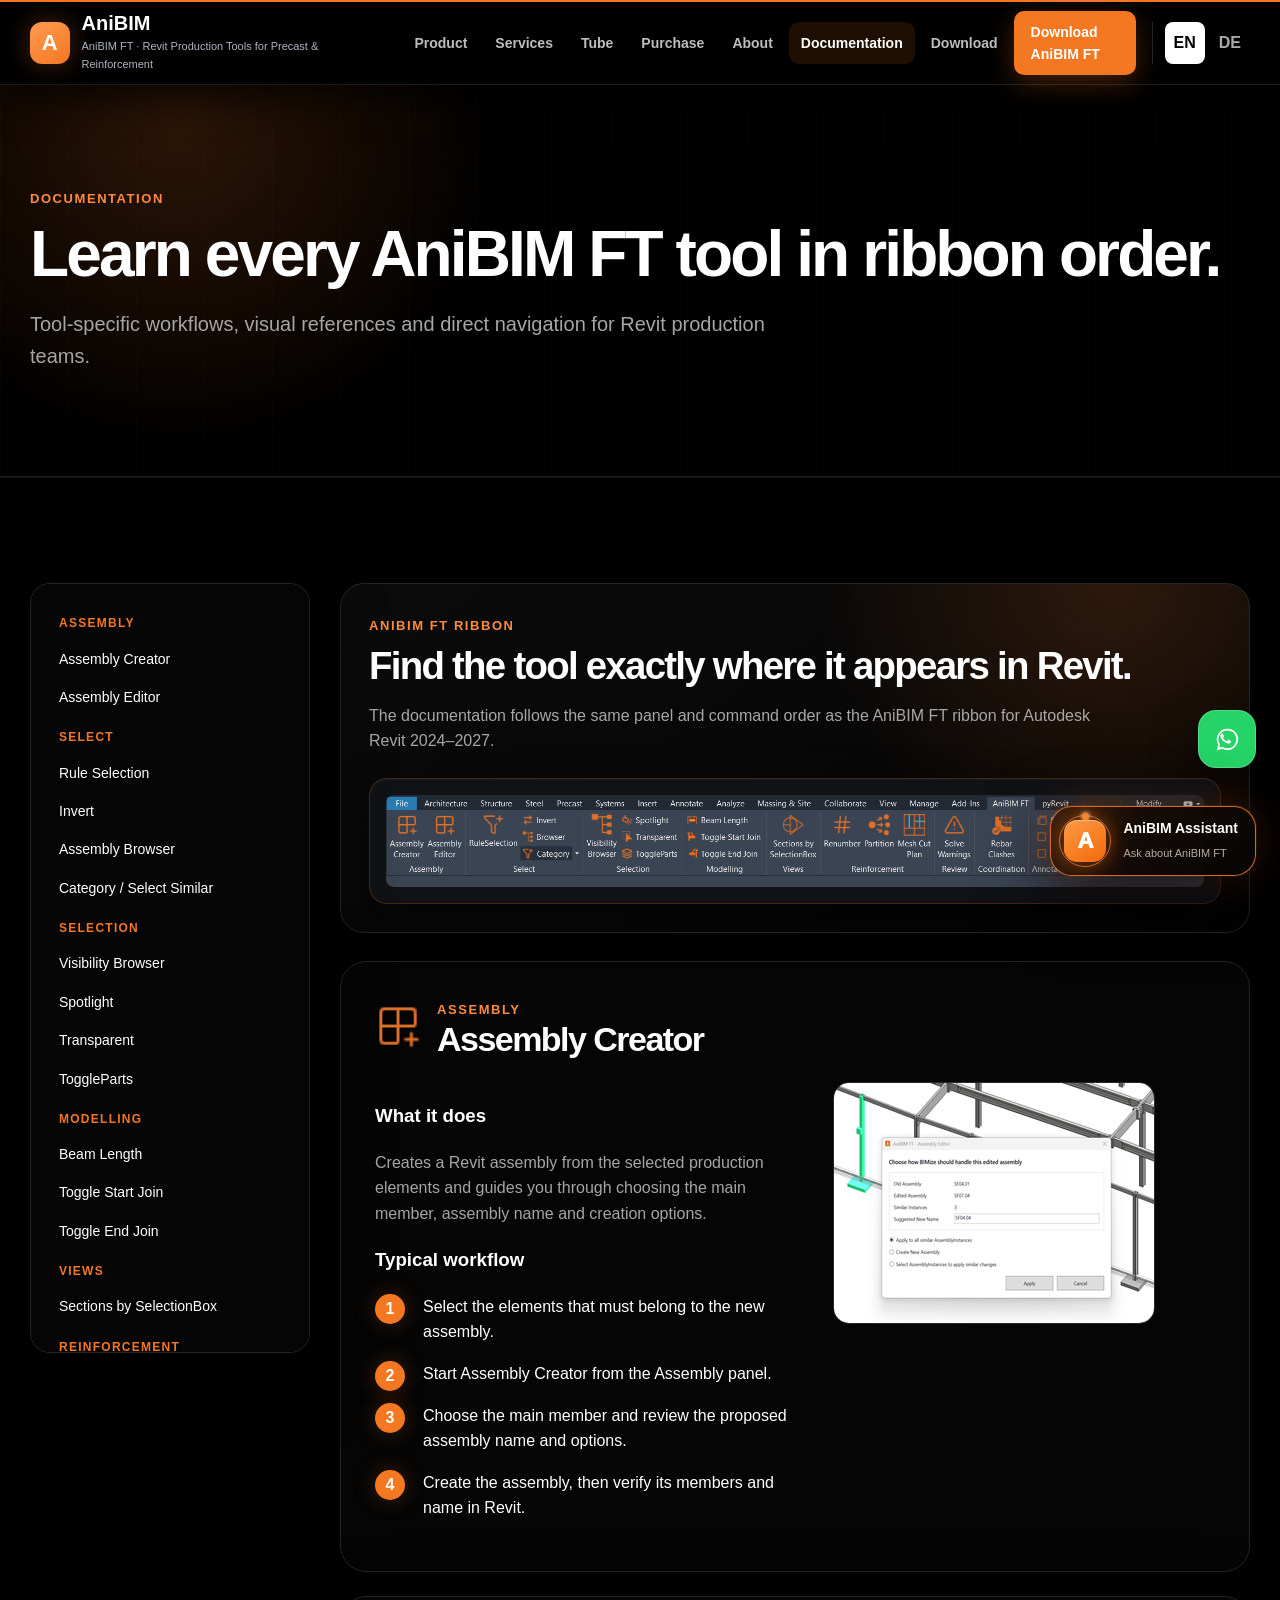
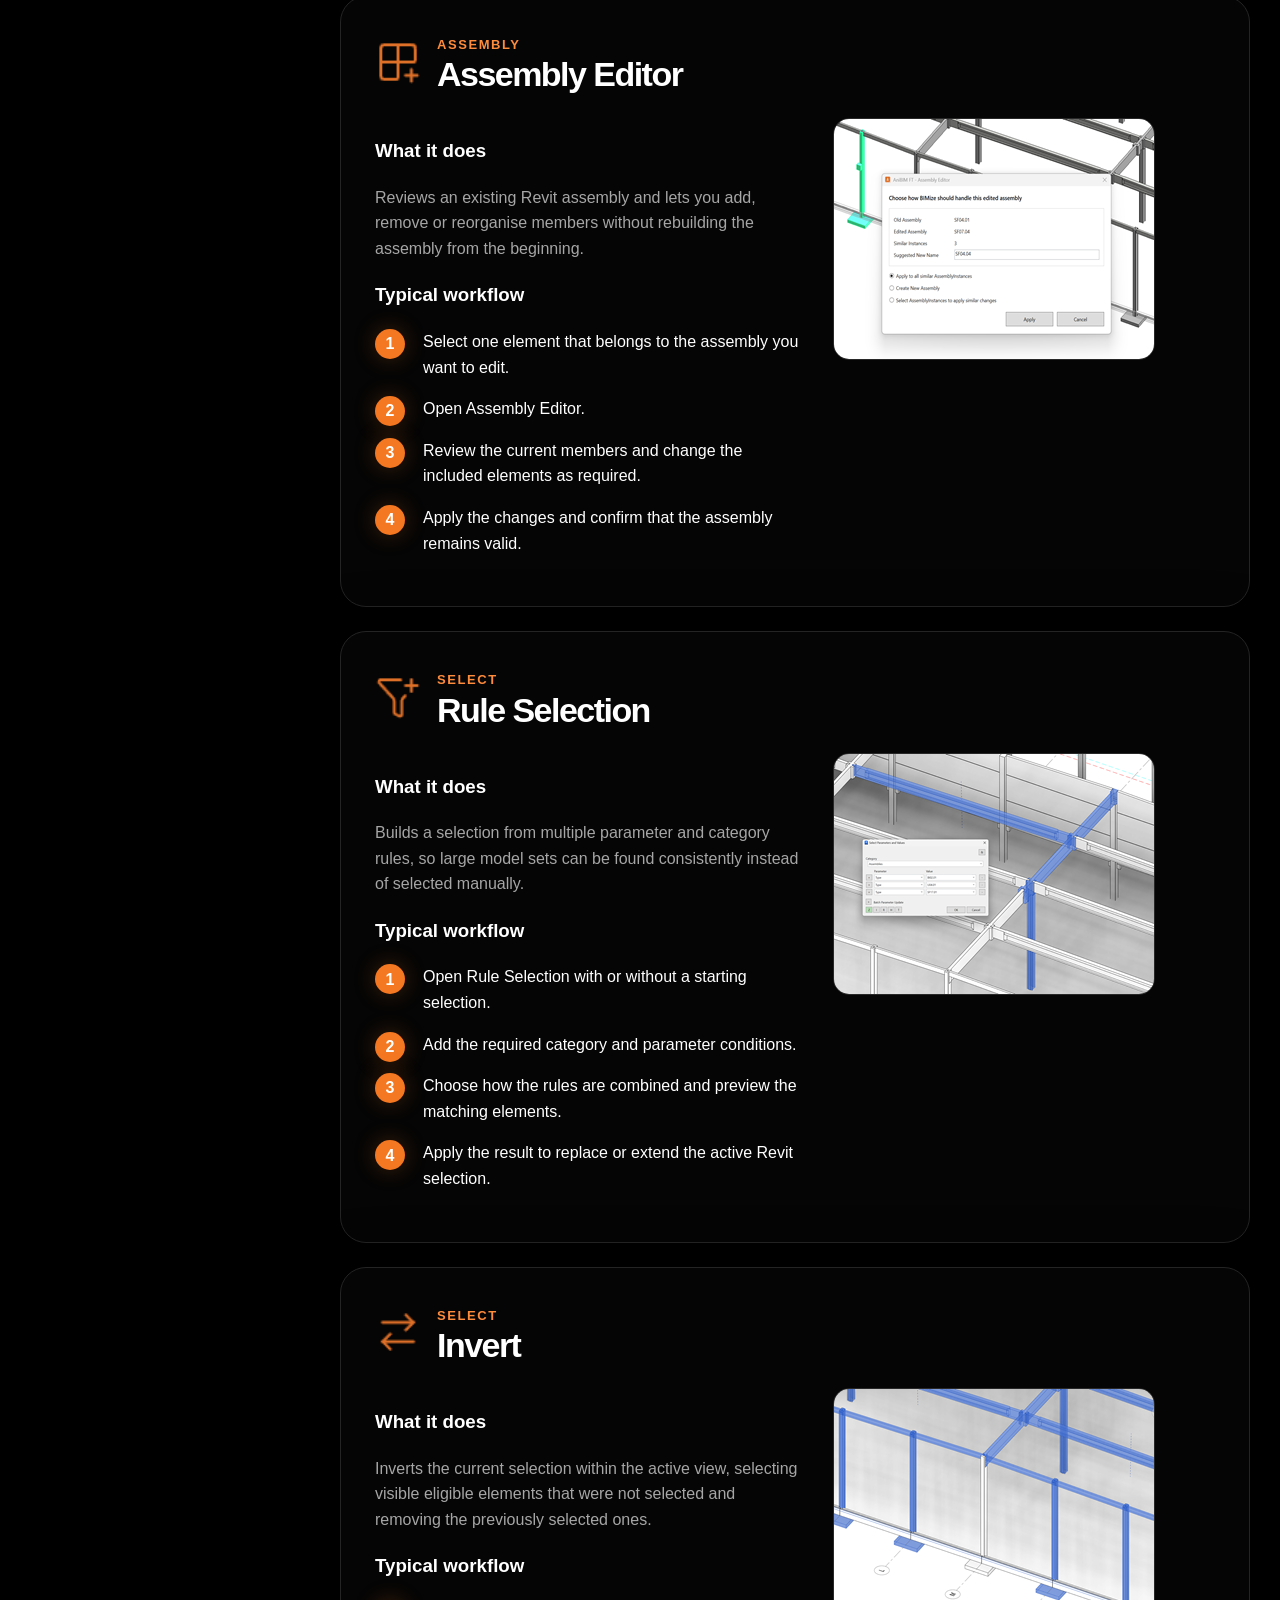
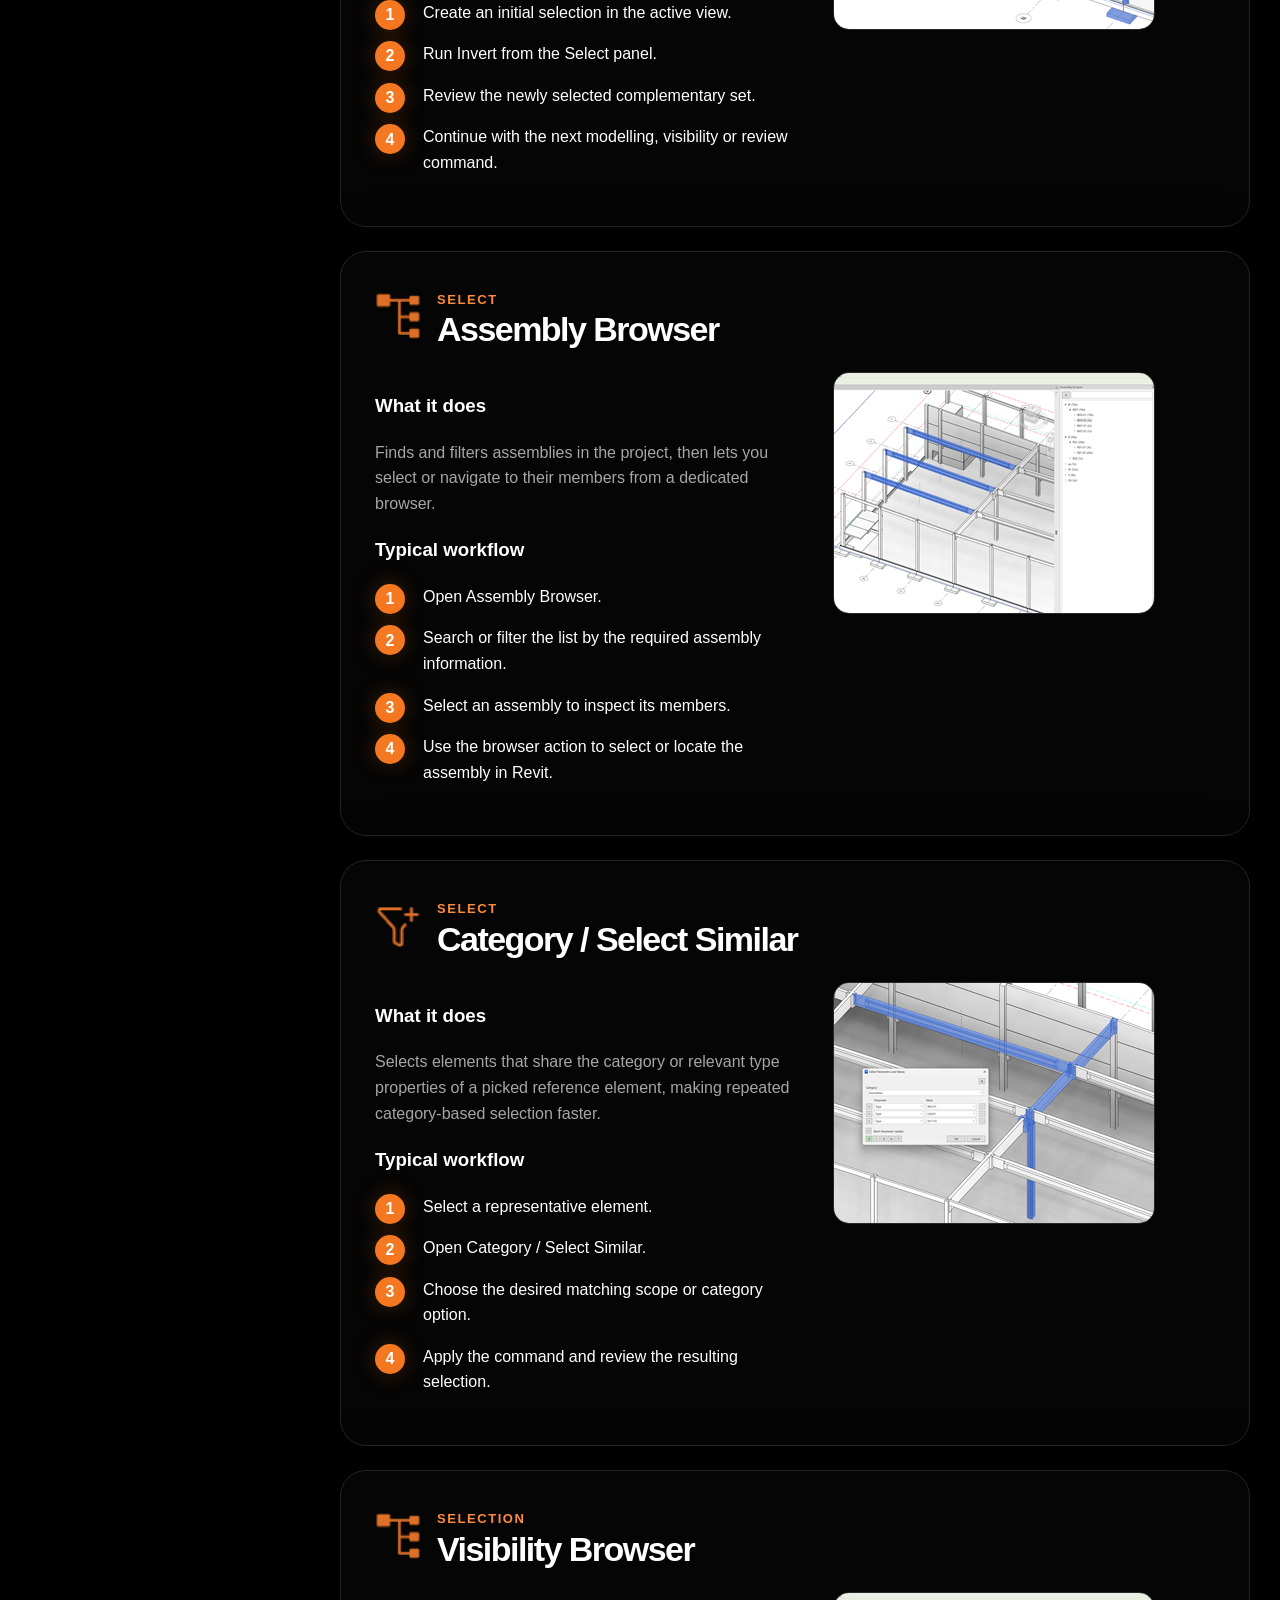
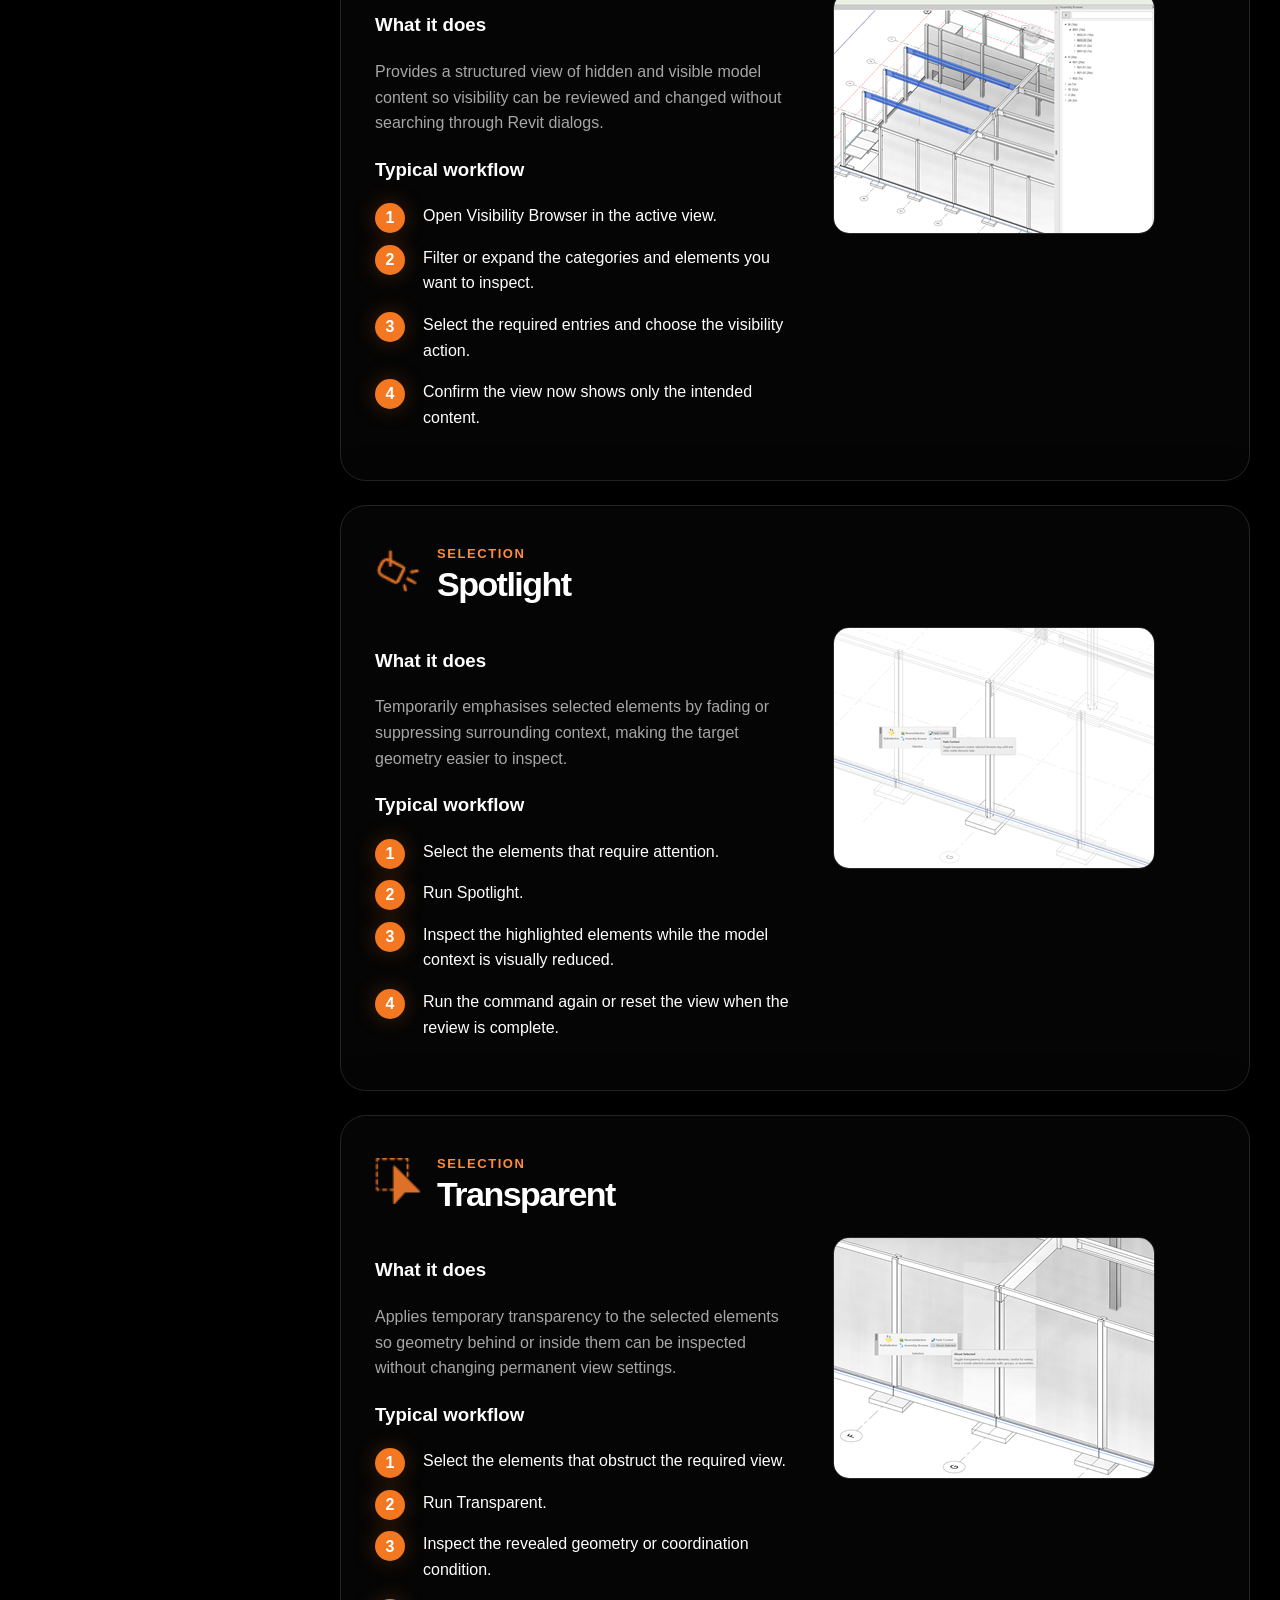
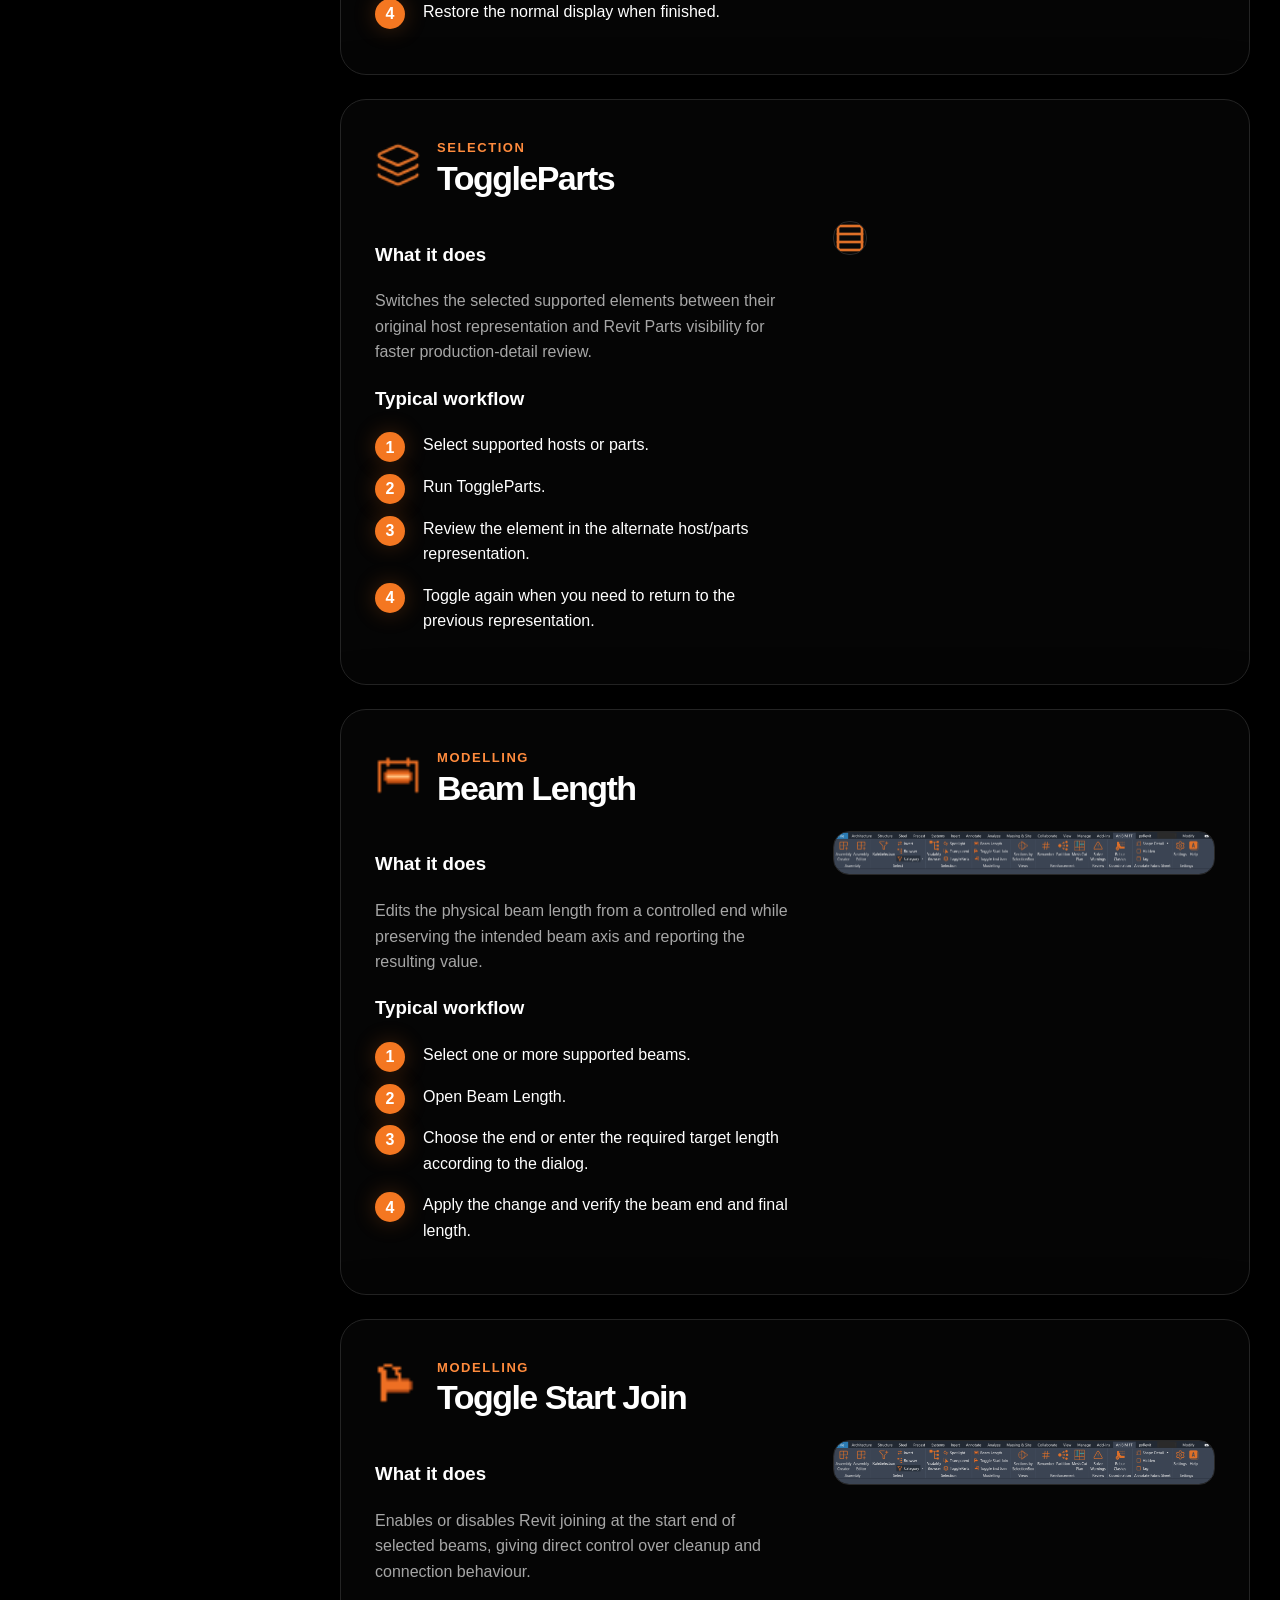
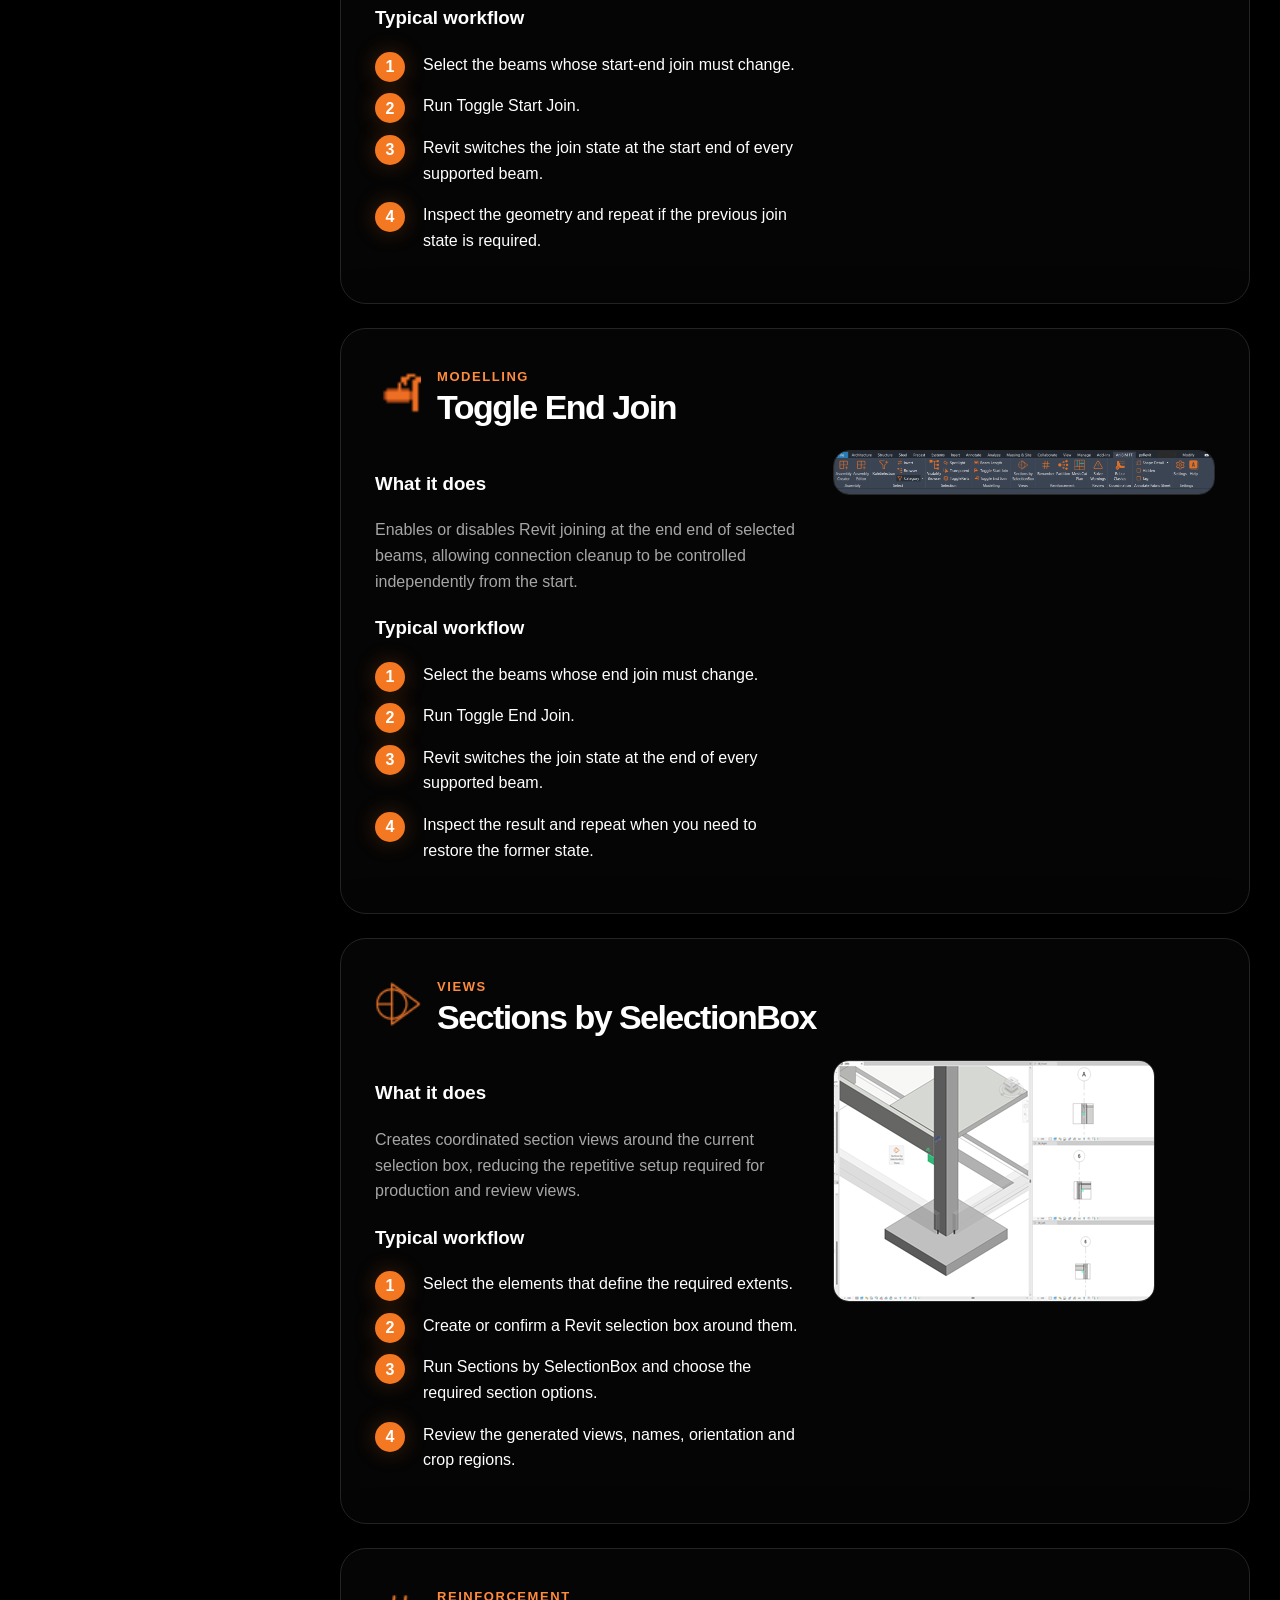
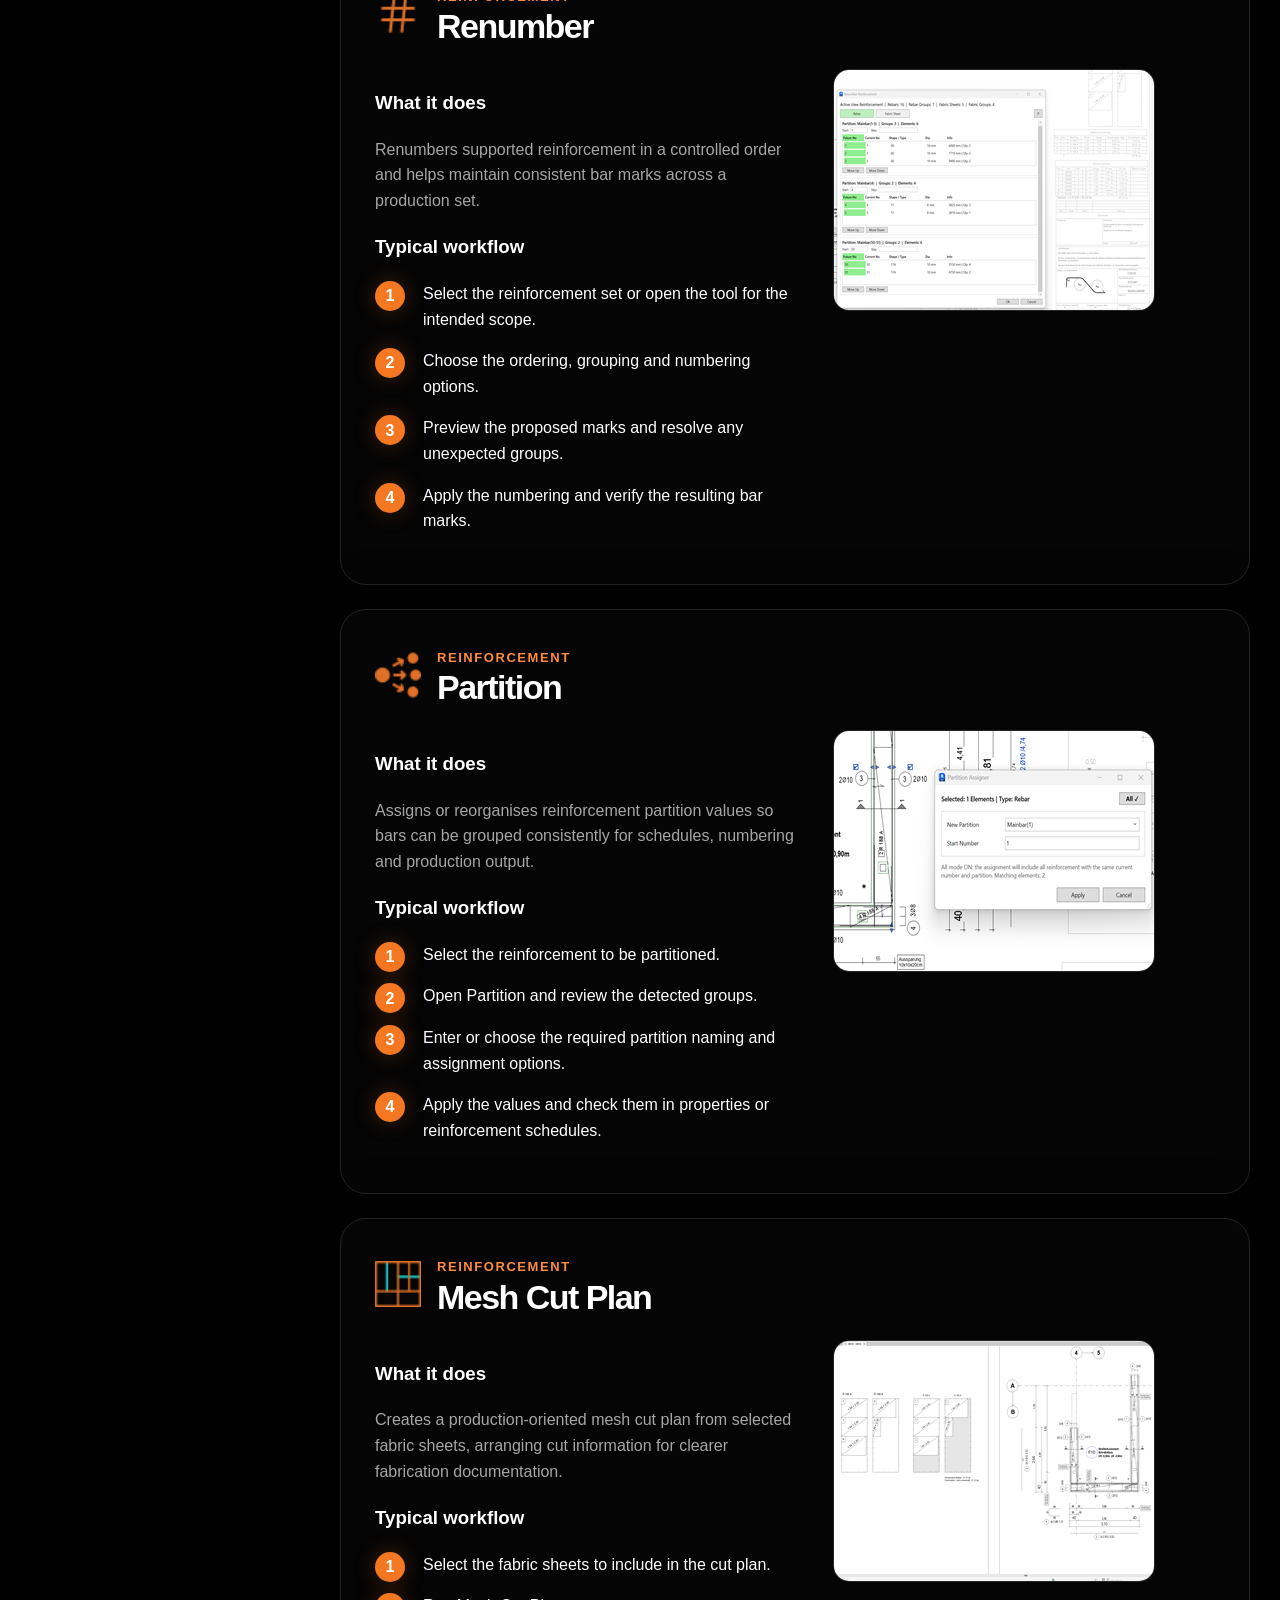
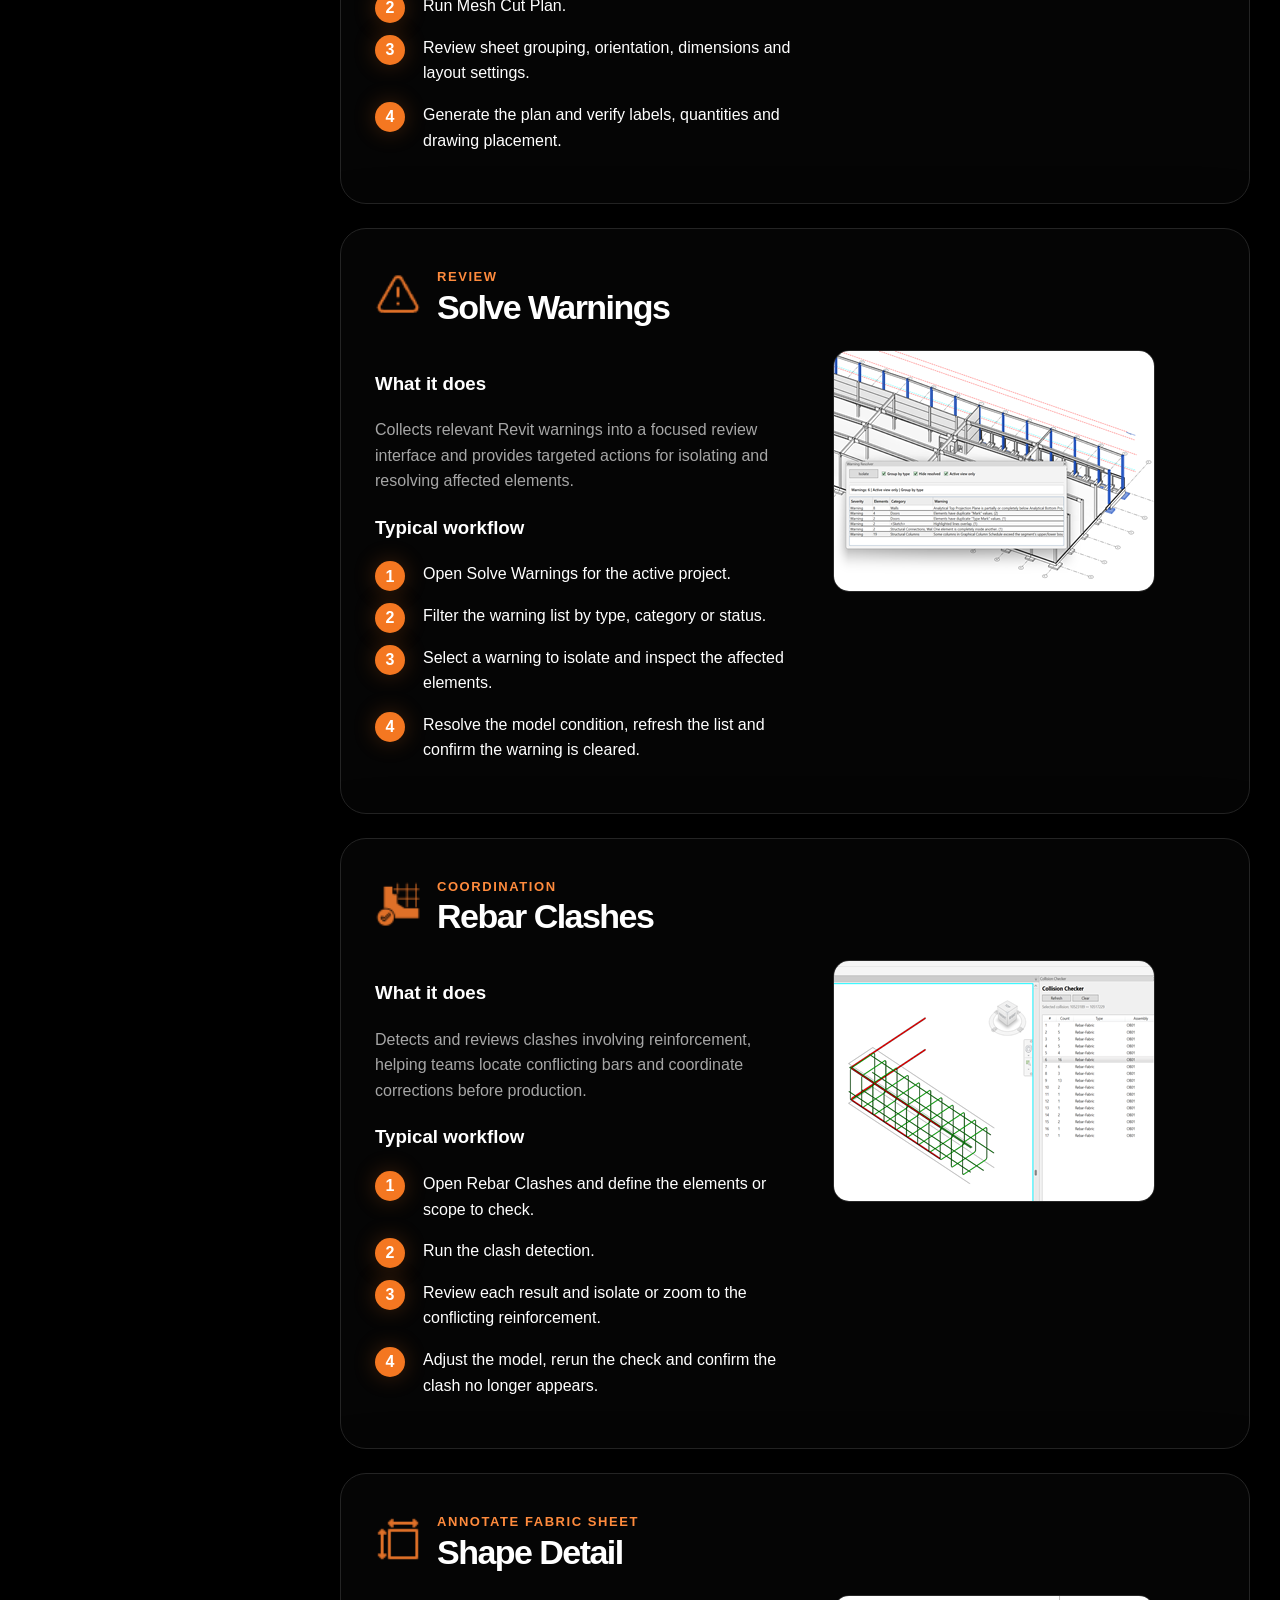
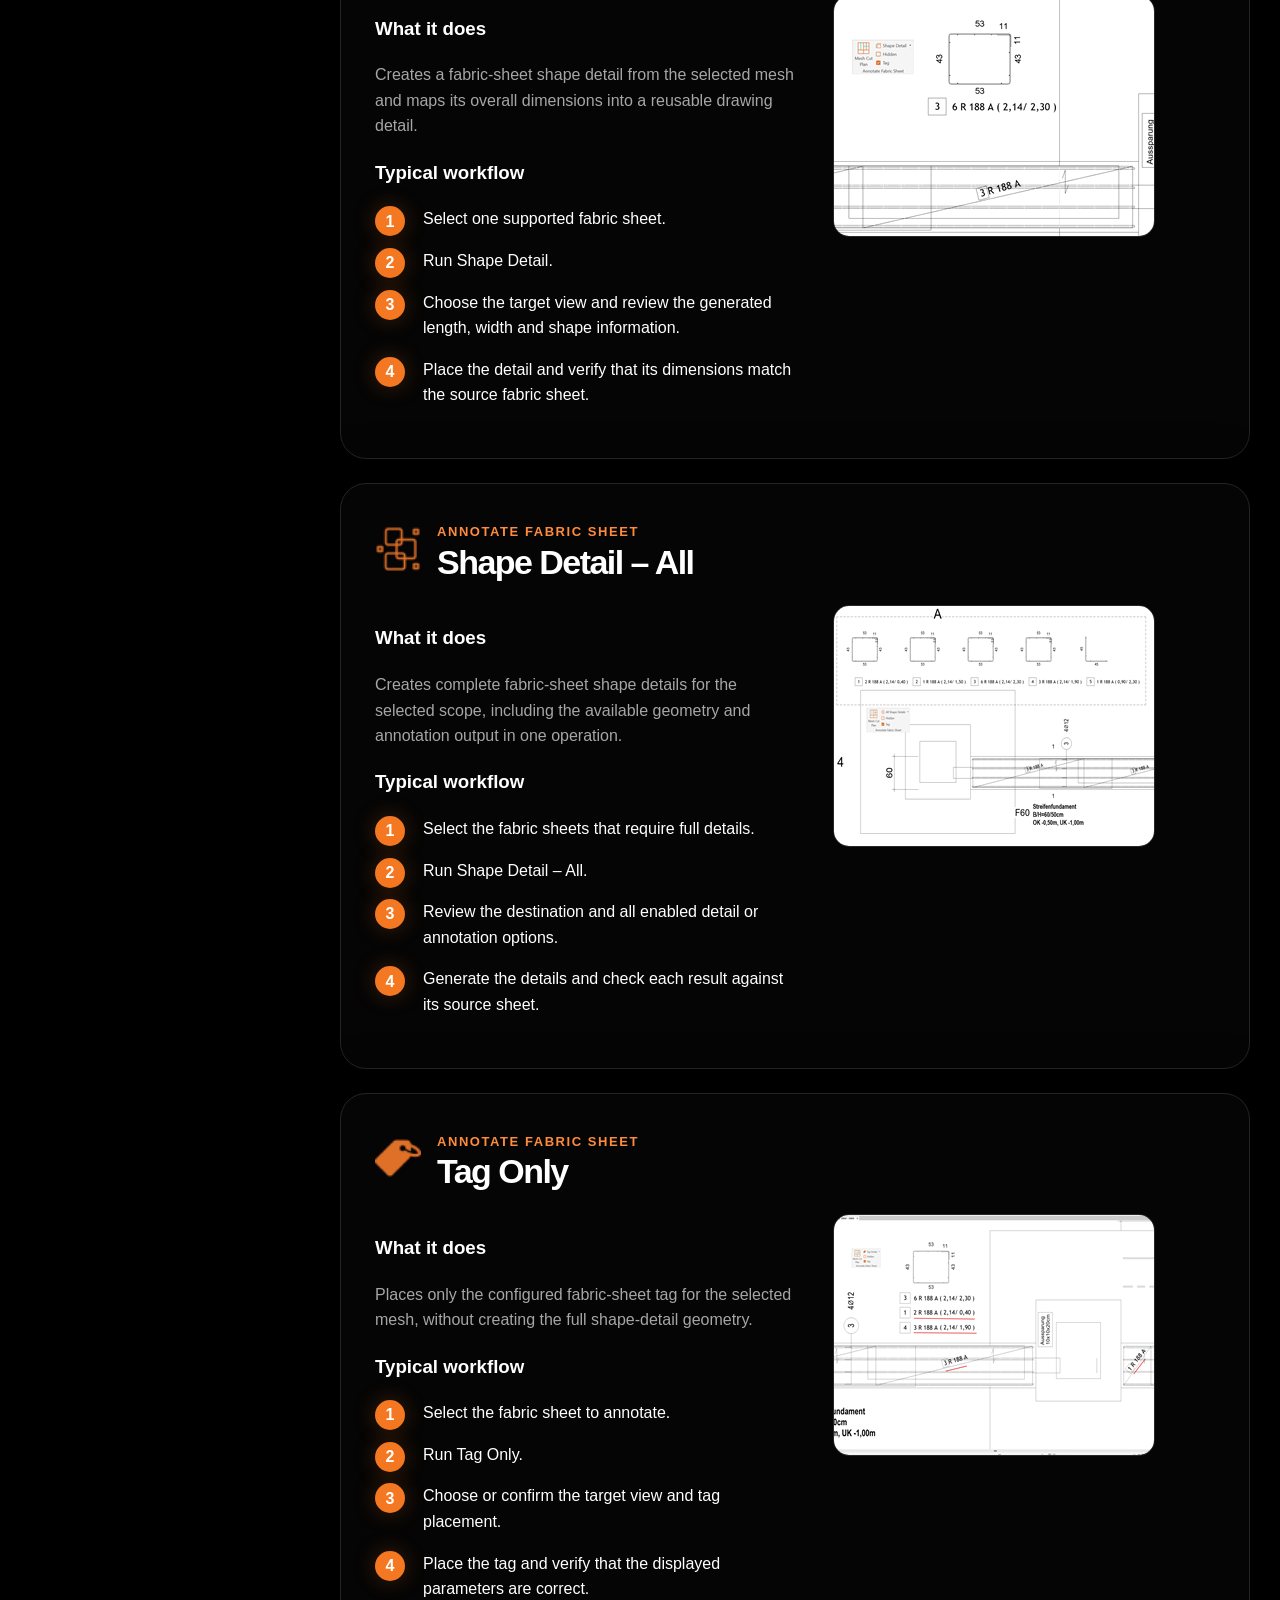
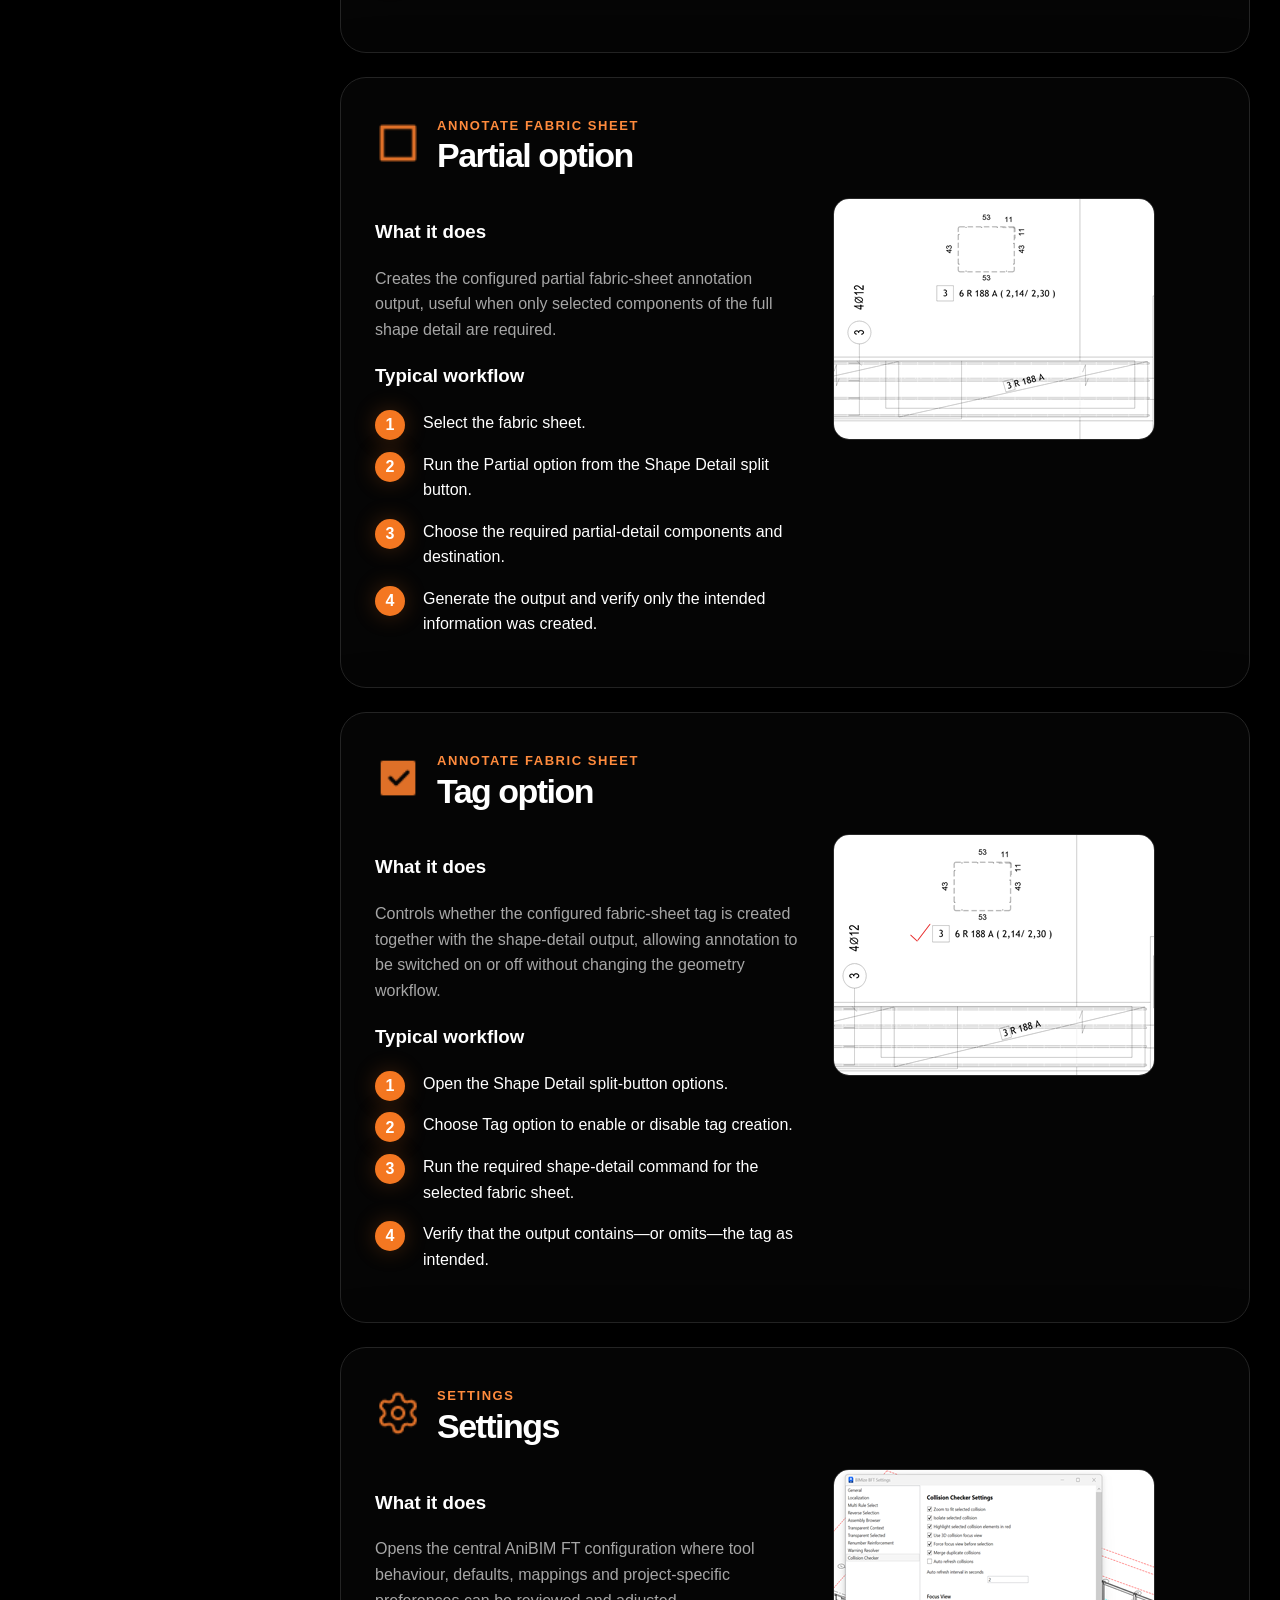
<file: docs.html>
<!DOCTYPE html>

<html lang="en"><head><meta charset="utf-8"/><meta content="width=device-width,initial-scale=1" name="viewport"/><meta content="AniBIM FT — practical Revit tools for productive BIM teams." name="description"/><title><span data-lang="en">Documentation · AniBIM FT</span><span data-lang="de">Dokumentation · AniBIM FT</span></title><link href="assets/site.css?v=29" rel="stylesheet"/></head><body class="lang-en"><header class="site-header"><div class="shell navbar"><a class="brand" data-keep-lang="true" href="index.html"><span class="mark">A</span><span><strong>AniBIM</strong><small><span data-lang="en">AniBIM FT · Revit Production Tools for Precast & Reinforcement</span><span data-lang="de">AniBIM FT · Revit-Produktionswerkzeuge für Fertigteil & Bewehrung</span></small></span></a><div class="nav-wrap"><nav class="nav-links"><a class="nav-link" data-keep-lang="true" href="product.html"><span data-lang="en">Product</span><span data-lang="de">Produkt</span></a><a class="nav-link" data-keep-lang="true" href="service.html"><span data-lang="en">Services</span><span data-lang="de">Services</span></a><a class="nav-link" data-keep-lang="true" href="tube.html"><span data-lang="en">Tube</span><span data-lang="de">Tube</span></a><a class="nav-link" data-keep-lang="true" href="pricing.html"><span data-lang="en">Purchase</span><span data-lang="de">Kaufen</span></a><a class="nav-link" data-keep-lang="true" href="about.html"><span data-lang="en">About</span><span data-lang="de">Über uns</span></a><a class="nav-link active" data-keep-lang="true" href="docs.html"><span data-lang="en">Documentation</span><span data-lang="de">Dokumentation</span></a><a class="nav-link" data-keep-lang="true" href="download.html"><span data-lang="en">Download</span><span data-lang="de">Download</span></a><a class="nav-link cta" href="https://github.com/AniBIMSupport/AniBIM-FT-Help/releases/download/v1.0.0/AniBIM_FT_1.0.0_Setup.exe" download><span data-lang="en">Download AniBIM FT</span><span data-lang="de">AniBIM FT herunterladen</span></a></nav><div class="lang"><button aria-label="Switch to English" data-switch-lang="en" onclick="setLanguage('en')" type="button">EN</button><button aria-label="Zur deutschen Sprache wechseln" data-switch-lang="de" onclick="setLanguage('de')" type="button">DE</button></div></div></div></header><section class="page-hero"><div class="shell"><span class="kicker"><span data-lang="en">Documentation</span><span data-lang="de">Dokumentation</span></span><h1><span data-lang="en">Learn every AniBIM FT tool in ribbon order.</span><span data-lang="de">Lernen Sie jedes AniBIM-FT-Tool in Menüband-Reihenfolge kennen.</span></h1><p><span data-lang="en">Tool-specific workflows, visual references and direct navigation for Revit production teams.</span><span data-lang="de">Werkzeugspezifische Abläufe, visuelle Referenzen und direkte Navigation für Revit-Produktionsteams.</span></p></div></section><section class="section alt"><div class="shell docs-layout"><aside class="docs-nav"><strong><span data-lang="en">Assembly</span><span data-lang="de">Baugruppen</span></strong><a href="#assemblycreator"><span data-lang="en">Assembly Creator</span><span data-lang="de">Baugruppenersteller</span></a><a href="#assemblyeditor"><span data-lang="en">Assembly Editor</span><span data-lang="de">Baugruppen-Editor</span></a><strong><span data-lang="en">Select</span><span data-lang="de">Auswählen</span></strong><a href="#multiruleselect"><span data-lang="en">Rule Selection</span><span data-lang="de">Regelwahlen</span></a><a href="#reverseselection"><span data-lang="en">Invert</span><span data-lang="de">Umkehren</span></a><a href="#assemblybrowser"><span data-lang="en">Assembly Browser</span><span data-lang="de">Assembly Browser</span></a><a href="#selectsimilar"><span data-lang="en">Category / Select Similar</span><span data-lang="de">Kategorie / Ähnliche auswählen</span></a><strong><span data-lang="en">Selection</span><span data-lang="de">Auswahl</span></strong><a href="#visibilitybrowser"><span data-lang="en">Visibility Browser</span><span data-lang="de">Sichtbarkeit Browser</span></a><a href="#transparentcontext"><span data-lang="en">Spotlight</span><span data-lang="de">Hervorheben</span></a><a href="#transparentselected"><span data-lang="en">Transparent</span><span data-lang="de">Transparent</span></a><a href="#toggleparts"><span data-lang="en">ToggleParts</span><span data-lang="de">ToggleParts</span></a><strong><span data-lang="en">Modelling</span><span data-lang="de">Modellierung</span></strong><a href="#beamlengtheditor"><span data-lang="en">Beam Length</span><span data-lang="de">Trägerlänge</span></a><a href="#togglebeamjoinatstart"><span data-lang="en">Toggle Start Join</span><span data-lang="de">Startverbindung umschalten</span></a><a href="#togglebeamjoinatend"><span data-lang="en">Toggle End Join</span><span data-lang="de">Endverbindung umschalten</span></a><strong><span data-lang="en">Views</span><span data-lang="de">Ansichten</span></strong><a href="#sectionsbyselectionbox"><span data-lang="en">Sections by SelectionBox</span><span data-lang="de">Schnitte nach Auswahlbox</span></a><strong><span data-lang="en">Reinforcement</span><span data-lang="de">Bewehrung</span></strong><a href="#renumberassemblyreinforcement"><span data-lang="en">Renumber</span><span data-lang="de">Bewehrung nummerieren</span></a><a href="#partitionassigner"><span data-lang="en">Partition</span><span data-lang="de">Teilung</span></a><a href="#meshcutplan"><span data-lang="en">Mesh Cut Plan</span><span data-lang="de">Mattenzuschnitt</span></a><strong><span data-lang="en">Review</span><span data-lang="de">Prüfung</span></strong><a href="#warningresolver"><span data-lang="en">Solve Warnings</span><span data-lang="de">Warnungen lösen</span></a><strong><span data-lang="en">Coordination</span><span data-lang="de">Koordination</span></strong><a href="#collisionchecker"><span data-lang="en">Rebar Clashes</span><span data-lang="de">Kollisionen prüfen</span></a><strong><span data-lang="en">Annotate Fabric Sheet</span><span data-lang="de">Matten Beschriften</span></strong><a href="#fabricshapedetail"><span data-lang="en">Shape Detail</span><span data-lang="de">Formdetail</span></a><a href="#fabricshapedetailall"><span data-lang="en">Shape Detail – All</span><span data-lang="de">Formdetail – Alle</span></a><a href="#fabricshapedetailtagonly"><span data-lang="en">Tag Only</span><span data-lang="de">Nur beschriften</span></a><a href="#fabricshapedetailtogglepartial"><span data-lang="en">Partial option</span><span data-lang="de">Verdeckt</span></a><a href="#fabricshapedetailtoggletag"><span data-lang="en">Tag option</span><span data-lang="de">Beschriften</span></a><strong><span data-lang="en">Settings</span><span data-lang="de">Optionen</span></strong><a href="#settings"><span data-lang="en">Settings</span><span data-lang="de">Optionen</span></a><a href="#help"><span data-lang="en">Help</span><span data-lang="de">Hilfe</span></a></aside><main><section class="ribbon-overview-card" id="ribbon-overview"><span class="kicker"><span data-lang="en">AniBIM FT ribbon</span><span data-lang="de">AniBIM FT Menüband</span></span><h2><span data-lang="en">Find the tool exactly where it appears in Revit.</span><span data-lang="de">Finden Sie jedes Werkzeug genau dort, wo es in Revit erscheint.</span></h2><p><span data-lang="en">The documentation follows the same panel and command order as the AniBIM FT ribbon for Autodesk Revit 2024–2027.</span><span data-lang="de">Die Dokumentation folgt derselben Bereichs- und Befehlsreihenfolge wie das AniBIM-FT-Menüband für Autodesk Revit 2024–2027.</span></p><picture class="ribbon-picture"><img alt="AniBIM FT Revit ribbon" data-lang-image="ribbon" decoding="async" loading="eager" src="assets/ribbon_en.png"/></picture></section><article class="tool-section" id="assemblycreator"><div class="tool-title"><img alt="" src="assets/tool-icons/AssemblyEditor32.png"/><div><span class="kicker"><span data-lang="en">Assembly</span><span data-lang="de">Baugruppen</span></span><h2><span data-lang="en">Assembly Creator</span><span data-lang="de">Baugruppenersteller</span></h2></div></div><div class="tool-grid"><div><h3><span data-lang="en">What it does</span><span data-lang="de">Funktion</span></h3><p><span data-lang="en">Creates a Revit assembly from the selected production elements and guides you through choosing the main member, assembly name and creation options.</span><span data-lang="de">Erstellt aus den ausgewählten Produktionselementen eine Revit-Baugruppe und führt durch Hauptbauteil, Baugruppenname und Erstellungsoptionen.</span></p><h3><span data-lang="en">Typical workflow</span><span data-lang="de">Typischer Ablauf</span></h3><ol class="steps"><li><span data-lang="en">Select the elements that must belong to the new assembly.</span><span data-lang="de">Wählen Sie die Elemente aus, die zur neuen Baugruppe gehören sollen.</span></li><li><span data-lang="en">Start Assembly Creator from the Assembly panel.</span><span data-lang="de">Starten Sie den Baugruppenersteller im Bereich Baugruppen.</span></li><li><span data-lang="en">Choose the main member and review the proposed assembly name and options.</span><span data-lang="de">Wählen Sie das Hauptbauteil und prüfen Sie den vorgeschlagenen Baugruppennamen sowie die Optionen.</span></li><li><span data-lang="en">Create the assembly, then verify its members and name in Revit.</span><span data-lang="de">Erstellen Sie die Baugruppe und kontrollieren Sie anschließend Mitglieder und Namen in Revit.</span></li></ol></div><div><img alt="Assembly Creator" decoding="async" loading="lazy" src="assets/tooltips/AssemblyEditor_Tooltip.png"/></div></div></article><article class="tool-section" id="assemblyeditor"><div class="tool-title"><img alt="" src="assets/tool-icons/AssemblyEditor32.png"/><div><span class="kicker"><span data-lang="en">Assembly</span><span data-lang="de">Baugruppen</span></span><h2><span data-lang="en">Assembly Editor</span><span data-lang="de">Baugruppen-Editor</span></h2></div></div><div class="tool-grid"><div><h3><span data-lang="en">What it does</span><span data-lang="de">Funktion</span></h3><p><span data-lang="en">Reviews an existing Revit assembly and lets you add, remove or reorganise members without rebuilding the assembly from the beginning.</span><span data-lang="de">Prüft eine vorhandene Revit-Baugruppe und ermöglicht das Hinzufügen, Entfernen oder Neuordnen von Mitgliedern, ohne die Baugruppe neu zu erstellen.</span></p><h3><span data-lang="en">Typical workflow</span><span data-lang="de">Typischer Ablauf</span></h3><ol class="steps"><li><span data-lang="en">Select one element that belongs to the assembly you want to edit.</span><span data-lang="de">Wählen Sie ein Element der Baugruppe aus, die bearbeitet werden soll.</span></li><li><span data-lang="en">Open Assembly Editor.</span><span data-lang="de">Öffnen Sie den Baugruppen-Editor.</span></li><li><span data-lang="en">Review the current members and change the included elements as required.</span><span data-lang="de">Prüfen Sie die aktuellen Mitglieder und ändern Sie die enthaltenen Elemente nach Bedarf.</span></li><li><span data-lang="en">Apply the changes and confirm that the assembly remains valid.</span><span data-lang="de">Übernehmen Sie die Änderungen und kontrollieren Sie, dass die Baugruppe gültig bleibt.</span></li></ol></div><div><img alt="Assembly Editor" decoding="async" loading="lazy" src="assets/tooltips/AssemblyEditor_Tooltip.png"/></div></div></article><article class="tool-section" id="multiruleselect"><div class="tool-title"><img alt="" src="assets/tool-icons/SmartSelection32.png"/><div><span class="kicker"><span data-lang="en">Select</span><span data-lang="de">Auswählen</span></span><h2><span data-lang="en">Rule Selection</span><span data-lang="de">Regelwahlen</span></h2></div></div><div class="tool-grid"><div><h3><span data-lang="en">What it does</span><span data-lang="de">Funktion</span></h3><p><span data-lang="en">Builds a selection from multiple parameter and category rules, so large model sets can be found consistently instead of selected manually.</span><span data-lang="de">Erstellt eine Auswahl aus mehreren Parameter- und Kategorieregeln, damit große Modellmengen reproduzierbar statt manuell gefunden werden.</span></p><h3><span data-lang="en">Typical workflow</span><span data-lang="de">Typischer Ablauf</span></h3><ol class="steps"><li><span data-lang="en">Open Rule Selection with or without a starting selection.</span><span data-lang="de">Öffnen Sie die Regelauswahl mit oder ohne vorhandene Auswahl.</span></li><li><span data-lang="en">Add the required category and parameter conditions.</span><span data-lang="de">Fügen Sie die benötigten Kategorie- und Parameterbedingungen hinzu.</span></li><li><span data-lang="en">Choose how the rules are combined and preview the matching elements.</span><span data-lang="de">Legen Sie fest, wie die Regeln kombiniert werden, und prüfen Sie die Treffer.</span></li><li><span data-lang="en">Apply the result to replace or extend the active Revit selection.</span><span data-lang="de">Übernehmen Sie das Ergebnis als neue oder erweiterte Revit-Auswahl.</span></li></ol></div><div><img alt="Rule Selection" decoding="async" loading="lazy" src="assets/tooltips/SmartSelection_Tooltip.png"/></div></div></article><article class="tool-section" id="reverseselection"><div class="tool-title"><img alt="" src="assets/tool-icons/Invert32.png"/><div><span class="kicker"><span data-lang="en">Select</span><span data-lang="de">Auswählen</span></span><h2><span data-lang="en">Invert</span><span data-lang="de">Umkehren</span></h2></div></div><div class="tool-grid"><div><h3><span data-lang="en">What it does</span><span data-lang="de">Funktion</span></h3><p><span data-lang="en">Inverts the current selection within the active view, selecting visible eligible elements that were not selected and removing the previously selected ones.</span><span data-lang="de">Kehrt die aktuelle Auswahl in der aktiven Ansicht um: sichtbare geeignete, bisher nicht ausgewählte Elemente werden ausgewählt und die bisherige Auswahl wird entfernt.</span></p><h3><span data-lang="en">Typical workflow</span><span data-lang="de">Typischer Ablauf</span></h3><ol class="steps"><li><span data-lang="en">Create an initial selection in the active view.</span><span data-lang="de">Erstellen Sie eine Ausgangsauswahl in der aktiven Ansicht.</span></li><li><span data-lang="en">Run Invert from the Select panel.</span><span data-lang="de">Starten Sie Umkehren im Bereich Auswählen.</span></li><li><span data-lang="en">Review the newly selected complementary set.</span><span data-lang="de">Prüfen Sie die neu ausgewählte Gegenmenge.</span></li><li><span data-lang="en">Continue with the next modelling, visibility or review command.</span><span data-lang="de">Fahren Sie mit dem nächsten Modellierungs-, Sichtbarkeits- oder Prüfwerkzeug fort.</span></li></ol></div><div><img alt="Invert" decoding="async" loading="lazy" src="assets/tooltips/Invert_Tooltip.png"/></div></div></article><article class="tool-section" id="assemblybrowser"><div class="tool-title"><img alt="" src="assets/tool-icons/Browser32.png"/><div><span class="kicker"><span data-lang="en">Select</span><span data-lang="de">Auswählen</span></span><h2><span data-lang="en">Assembly Browser</span><span data-lang="de">Assembly Browser</span></h2></div></div><div class="tool-grid"><div><h3><span data-lang="en">What it does</span><span data-lang="de">Funktion</span></h3><p><span data-lang="en">Finds and filters assemblies in the project, then lets you select or navigate to their members from a dedicated browser.</span><span data-lang="de">Findet und filtert Baugruppen im Projekt und ermöglicht anschließend das Auswählen oder Navigieren zu ihren Mitgliedern in einem eigenen Browser.</span></p><h3><span data-lang="en">Typical workflow</span><span data-lang="de">Typischer Ablauf</span></h3><ol class="steps"><li><span data-lang="en">Open Assembly Browser.</span><span data-lang="de">Öffnen Sie den Assembly Browser.</span></li><li><span data-lang="en">Search or filter the list by the required assembly information.</span><span data-lang="de">Suchen oder filtern Sie die Liste nach den benötigten Baugruppeninformationen.</span></li><li><span data-lang="en">Select an assembly to inspect its members.</span><span data-lang="de">Wählen Sie eine Baugruppe aus, um ihre Mitglieder zu prüfen.</span></li><li><span data-lang="en">Use the browser action to select or locate the assembly in Revit.</span><span data-lang="de">Verwenden Sie die Browseraktion, um die Baugruppe in Revit auszuwählen oder zu lokalisieren.</span></li></ol></div><div><img alt="Assembly Browser" decoding="async" loading="lazy" src="assets/tooltips/Browser_Tooltip.png"/></div></div></article><article class="tool-section" id="selectsimilar"><div class="tool-title"><img alt="" src="assets/tool-icons/SmartSelection32.png"/><div><span class="kicker"><span data-lang="en">Select</span><span data-lang="de">Auswählen</span></span><h2><span data-lang="en">Category / Select Similar</span><span data-lang="de">Kategorie / Ähnliche auswählen</span></h2></div></div><div class="tool-grid"><div><h3><span data-lang="en">What it does</span><span data-lang="de">Funktion</span></h3><p><span data-lang="en">Selects elements that share the category or relevant type properties of a picked reference element, making repeated category-based selection faster.</span><span data-lang="de">Wählt Elemente aus, die Kategorie oder relevante Typeigenschaften eines Referenzelements teilen, und beschleunigt damit wiederkehrende kategoriebasierte Auswahlen.</span></p><h3><span data-lang="en">Typical workflow</span><span data-lang="de">Typischer Ablauf</span></h3><ol class="steps"><li><span data-lang="en">Select a representative element.</span><span data-lang="de">Wählen Sie ein repräsentatives Element aus.</span></li><li><span data-lang="en">Open Category / Select Similar.</span><span data-lang="de">Öffnen Sie Kategorie / Ähnliche auswählen.</span></li><li><span data-lang="en">Choose the desired matching scope or category option.</span><span data-lang="de">Wählen Sie den gewünschten Vergleichsumfang oder die Kategorieoption.</span></li><li><span data-lang="en">Apply the command and review the resulting selection.</span><span data-lang="de">Übernehmen Sie den Befehl und prüfen Sie die resultierende Auswahl.</span></li></ol></div><div><img alt="Category / Select Similar" decoding="async" loading="lazy" src="assets/tooltips/SmartSelection_Tooltip.png"/></div></div></article><article class="tool-section" id="visibilitybrowser"><div class="tool-title"><img alt="" src="assets/tool-icons/Browser32.png"/><div><span class="kicker"><span data-lang="en">Selection</span><span data-lang="de">Auswahl</span></span><h2><span data-lang="en">Visibility Browser</span><span data-lang="de">Sichtbarkeit Browser</span></h2></div></div><div class="tool-grid"><div><h3><span data-lang="en">What it does</span><span data-lang="de">Funktion</span></h3><p><span data-lang="en">Provides a structured view of hidden and visible model content so visibility can be reviewed and changed without searching through Revit dialogs.</span><span data-lang="de">Zeigt ausgeblendete und sichtbare Modellinhalte strukturiert an, damit Sichtbarkeit ohne langes Suchen in Revit-Dialogen geprüft und geändert werden kann.</span></p><h3><span data-lang="en">Typical workflow</span><span data-lang="de">Typischer Ablauf</span></h3><ol class="steps"><li><span data-lang="en">Open Visibility Browser in the active view.</span><span data-lang="de">Öffnen Sie den Sichtbarkeits-Browser in der aktiven Ansicht.</span></li><li><span data-lang="en">Filter or expand the categories and elements you want to inspect.</span><span data-lang="de">Filtern oder erweitern Sie die zu prüfenden Kategorien und Elemente.</span></li><li><span data-lang="en">Select the required entries and choose the visibility action.</span><span data-lang="de">Wählen Sie die gewünschten Einträge und die Sichtbarkeitsaktion.</span></li><li><span data-lang="en">Confirm the view now shows only the intended content.</span><span data-lang="de">Kontrollieren Sie, dass die Ansicht nun nur die vorgesehenen Inhalte zeigt.</span></li></ol></div><div><img alt="Visibility Browser" decoding="async" loading="lazy" src="assets/tooltips/Browser_Tooltip.png"/></div></div></article><article class="tool-section" id="transparentcontext"><div class="tool-title"><img alt="" src="assets/tool-icons/Spotlight32.png"/><div><span class="kicker"><span data-lang="en">Selection</span><span data-lang="de">Auswahl</span></span><h2><span data-lang="en">Spotlight</span><span data-lang="de">Hervorheben</span></h2></div></div><div class="tool-grid"><div><h3><span data-lang="en">What it does</span><span data-lang="de">Funktion</span></h3><p><span data-lang="en">Temporarily emphasises selected elements by fading or suppressing surrounding context, making the target geometry easier to inspect.</span><span data-lang="de">Hebt ausgewählte Elemente temporär hervor, indem die Umgebung abgeschwächt oder zurückgenommen wird, sodass die Zielgeometrie leichter geprüft werden kann.</span></p><h3><span data-lang="en">Typical workflow</span><span data-lang="de">Typischer Ablauf</span></h3><ol class="steps"><li><span data-lang="en">Select the elements that require attention.</span><span data-lang="de">Wählen Sie die Elemente aus, die geprüft werden sollen.</span></li><li><span data-lang="en">Run Spotlight.</span><span data-lang="de">Starten Sie Hervorheben.</span></li><li><span data-lang="en">Inspect the highlighted elements while the model context is visually reduced.</span><span data-lang="de">Prüfen Sie die hervorgehobenen Elemente bei visuell reduzierter Modellumgebung.</span></li><li><span data-lang="en">Run the command again or reset the view when the review is complete.</span><span data-lang="de">Starten Sie den Befehl erneut oder setzen Sie die Ansicht nach Abschluss zurück.</span></li></ol></div><div><img alt="Spotlight" decoding="async" loading="lazy" src="assets/tooltips/Spotlight_Tooltip.png"/></div></div></article><article class="tool-section" id="transparentselected"><div class="tool-title"><img alt="" src="assets/tool-icons/Transparent32.png"/><div><span class="kicker"><span data-lang="en">Selection</span><span data-lang="de">Auswahl</span></span><h2><span data-lang="en">Transparent</span><span data-lang="de">Transparent</span></h2></div></div><div class="tool-grid"><div><h3><span data-lang="en">What it does</span><span data-lang="de">Funktion</span></h3><p><span data-lang="en">Applies temporary transparency to the selected elements so geometry behind or inside them can be inspected without changing permanent view settings.</span><span data-lang="de">Macht ausgewählte Elemente temporär transparent, damit dahinter- oder innenliegende Geometrie ohne dauerhafte Änderung der Ansicht geprüft werden kann.</span></p><h3><span data-lang="en">Typical workflow</span><span data-lang="de">Typischer Ablauf</span></h3><ol class="steps"><li><span data-lang="en">Select the elements that obstruct the required view.</span><span data-lang="de">Wählen Sie die Elemente aus, die die gewünschte Sicht verdecken.</span></li><li><span data-lang="en">Run Transparent.</span><span data-lang="de">Starten Sie Transparent.</span></li><li><span data-lang="en">Inspect the revealed geometry or coordination condition.</span><span data-lang="de">Prüfen Sie die freigelegte Geometrie oder Koordinationssituation.</span></li><li><span data-lang="en">Restore the normal display when finished.</span><span data-lang="de">Stellen Sie anschließend die normale Darstellung wieder her.</span></li></ol></div><div><img alt="Transparent" decoding="async" loading="lazy" src="assets/tooltips/Transparent_Tooltip.png"/></div></div></article><article class="tool-section" id="toggleparts"><div class="tool-title"><img alt="" src="assets/tool-icons/Parts32.png"/><div><span class="kicker"><span data-lang="en">Selection</span><span data-lang="de">Auswahl</span></span><h2><span data-lang="en">ToggleParts</span><span data-lang="de">ToggleParts</span></h2></div></div><div class="tool-grid"><div><h3><span data-lang="en">What it does</span><span data-lang="de">Funktion</span></h3><p><span data-lang="en">Switches the selected supported elements between their original host representation and Revit Parts visibility for faster production-detail review.</span><span data-lang="de">Schaltet unterstützte ausgewählte Elemente zwischen ursprünglicher Bauteildarstellung und Revit-Teilesichtbarkeit um, um Produktionsdetails schneller zu prüfen.</span></p><h3><span data-lang="en">Typical workflow</span><span data-lang="de">Typischer Ablauf</span></h3><ol class="steps"><li><span data-lang="en">Select supported hosts or parts.</span><span data-lang="de">Wählen Sie unterstützte Basisbauteile oder Teile aus.</span></li><li><span data-lang="en">Run ToggleParts.</span><span data-lang="de">Starten Sie ToggleParts.</span></li><li><span data-lang="en">Review the element in the alternate host/parts representation.</span><span data-lang="de">Prüfen Sie das Element in der alternativen Basisbauteil-/Teiledarstellung.</span></li><li><span data-lang="en">Toggle again when you need to return to the previous representation.</span><span data-lang="de">Schalten Sie erneut um, um zur vorherigen Darstellung zurückzukehren.</span></li></ol></div><div><img alt="ToggleParts" decoding="async" loading="lazy" src="assets/tooltips/Parts_Tooltip.png"/></div></div></article><article class="tool-section" id="beamlengtheditor"><div class="tool-title"><img alt="" src="assets/tool-icons/BeamLengthEditor16.png"/><div><span class="kicker"><span data-lang="en">Modelling</span><span data-lang="de">Modellierung</span></span><h2><span data-lang="en">Beam Length</span><span data-lang="de">Trägerlänge</span></h2></div></div><div class="tool-grid"><div><h3><span data-lang="en">What it does</span><span data-lang="de">Funktion</span></h3><p><span data-lang="en">Edits the physical beam length from a controlled end while preserving the intended beam axis and reporting the resulting value.</span><span data-lang="de">Bearbeitet die physische Trägerlänge kontrolliert von einem Ende aus, während die beabsichtigte Trägerachse erhalten bleibt und der resultierende Wert angezeigt wird.</span></p><h3><span data-lang="en">Typical workflow</span><span data-lang="de">Typischer Ablauf</span></h3><ol class="steps"><li><span data-lang="en">Select one or more supported beams.</span><span data-lang="de">Wählen Sie einen oder mehrere unterstützte Träger aus.</span></li><li><span data-lang="en">Open Beam Length.</span><span data-lang="de">Öffnen Sie Trägerlänge.</span></li><li><span data-lang="en">Choose the end or enter the required target length according to the dialog.</span><span data-lang="de">Wählen Sie das Ende oder geben Sie gemäß Dialog die gewünschte Ziellänge ein.</span></li><li><span data-lang="en">Apply the change and verify the beam end and final length.</span><span data-lang="de">Übernehmen Sie die Änderung und prüfen Sie Trägerende und Endlänge.</span></li></ol></div><div><img alt="Beam Length" data-lang-image="ribbon" decoding="async" loading="lazy" src="assets/ribbon_en.png"/></div></div></article><article class="tool-section" id="togglebeamjoinatstart"><div class="tool-title"><img alt="" src="assets/tool-icons/ToggleBeamJoinAtStart16.png"/><div><span class="kicker"><span data-lang="en">Modelling</span><span data-lang="de">Modellierung</span></span><h2><span data-lang="en">Toggle Start Join</span><span data-lang="de">Startverbindung umschalten</span></h2></div></div><div class="tool-grid"><div><h3><span data-lang="en">What it does</span><span data-lang="de">Funktion</span></h3><p><span data-lang="en">Enables or disables Revit joining at the start end of selected beams, giving direct control over cleanup and connection behaviour.</span><span data-lang="de">Aktiviert oder deaktiviert die Revit-Verbindung am Startende ausgewählter Träger und ermöglicht damit direkte Kontrolle über Bereinigung und Anschlussverhalten.</span></p><h3><span data-lang="en">Typical workflow</span><span data-lang="de">Typischer Ablauf</span></h3><ol class="steps"><li><span data-lang="en">Select the beams whose start-end join must change.</span><span data-lang="de">Wählen Sie die Träger aus, deren Verbindung am Startende geändert werden soll.</span></li><li><span data-lang="en">Run Toggle Start Join.</span><span data-lang="de">Starten Sie Startverbindung umschalten.</span></li><li><span data-lang="en">Revit switches the join state at the start end of every supported beam.</span><span data-lang="de">Revit wechselt den Verbindungsstatus am Startende jedes unterstützten Trägers.</span></li><li><span data-lang="en">Inspect the geometry and repeat if the previous join state is required.</span><span data-lang="de">Prüfen Sie die Geometrie und wiederholen Sie den Befehl, falls der vorherige Zustand benötigt wird.</span></li></ol></div><div><img alt="Toggle Start Join" data-lang-image="ribbon" decoding="async" loading="lazy" src="assets/ribbon_en.png"/></div></div></article><article class="tool-section" id="togglebeamjoinatend"><div class="tool-title"><img alt="" src="assets/tool-icons/ToggleBeamJoinAtEnd16.png"/><div><span class="kicker"><span data-lang="en">Modelling</span><span data-lang="de">Modellierung</span></span><h2><span data-lang="en">Toggle End Join</span><span data-lang="de">Endverbindung umschalten</span></h2></div></div><div class="tool-grid"><div><h3><span data-lang="en">What it does</span><span data-lang="de">Funktion</span></h3><p><span data-lang="en">Enables or disables Revit joining at the end end of selected beams, allowing connection cleanup to be controlled independently from the start.</span><span data-lang="de">Aktiviert oder deaktiviert die Revit-Verbindung am Endende ausgewählter Träger, sodass die Anschlussbereinigung unabhängig vom Start gesteuert werden kann.</span></p><h3><span data-lang="en">Typical workflow</span><span data-lang="de">Typischer Ablauf</span></h3><ol class="steps"><li><span data-lang="en">Select the beams whose end join must change.</span><span data-lang="de">Wählen Sie die Träger aus, deren Verbindung am Endende geändert werden soll.</span></li><li><span data-lang="en">Run Toggle End Join.</span><span data-lang="de">Starten Sie Endverbindung umschalten.</span></li><li><span data-lang="en">Revit switches the join state at the end of every supported beam.</span><span data-lang="de">Revit wechselt den Verbindungsstatus am Ende jedes unterstützten Trägers.</span></li><li><span data-lang="en">Inspect the result and repeat when you need to restore the former state.</span><span data-lang="de">Prüfen Sie das Ergebnis und wiederholen Sie den Befehl, um den vorherigen Zustand wiederherzustellen.</span></li></ol></div><div><img alt="Toggle End Join" data-lang-image="ribbon" decoding="async" loading="lazy" src="assets/ribbon_en.png"/></div></div></article><article class="tool-section" id="sectionsbyselectionbox"><div class="tool-title"><img alt="" src="assets/tool-icons/SectionsBySelectionBox32.png"/><div><span class="kicker"><span data-lang="en">Views</span><span data-lang="de">Ansichten</span></span><h2><span data-lang="en">Sections by SelectionBox</span><span data-lang="de">Schnitte nach Auswahlbox</span></h2></div></div><div class="tool-grid"><div><h3><span data-lang="en">What it does</span><span data-lang="de">Funktion</span></h3><p><span data-lang="en">Creates coordinated section views around the current selection box, reducing the repetitive setup required for production and review views.</span><span data-lang="de">Erstellt koordinierte Schnittansichten um die aktuelle Auswahlbox und reduziert damit die wiederholte Einrichtung von Produktions- und Prüfansichten.</span></p><h3><span data-lang="en">Typical workflow</span><span data-lang="de">Typischer Ablauf</span></h3><ol class="steps"><li><span data-lang="en">Select the elements that define the required extents.</span><span data-lang="de">Wählen Sie die Elemente aus, die den benötigten Umfang definieren.</span></li><li><span data-lang="en">Create or confirm a Revit selection box around them.</span><span data-lang="de">Erstellen oder bestätigen Sie eine Revit-Auswahlbox darum.</span></li><li><span data-lang="en">Run Sections by SelectionBox and choose the required section options.</span><span data-lang="de">Starten Sie Schnitte nach Auswahlbox und wählen Sie die gewünschten Schnittoptionen.</span></li><li><span data-lang="en">Review the generated views, names, orientation and crop regions.</span><span data-lang="de">Prüfen Sie die erzeugten Ansichten, Namen, Ausrichtungen und Zuschneidebereiche.</span></li></ol></div><div><img alt="Sections by SelectionBox" decoding="async" loading="lazy" src="assets/tooltips/SectionsBySelectionBox_Tooltip.png"/></div></div></article><article class="tool-section" id="renumberassemblyreinforcement"><div class="tool-title"><img alt="" src="assets/tool-icons/Renumber32.png"/><div><span class="kicker"><span data-lang="en">Reinforcement</span><span data-lang="de">Bewehrung</span></span><h2><span data-lang="en">Renumber</span><span data-lang="de">Bewehrung nummerieren</span></h2></div></div><div class="tool-grid"><div><h3><span data-lang="en">What it does</span><span data-lang="de">Funktion</span></h3><p><span data-lang="en">Renumbers supported reinforcement in a controlled order and helps maintain consistent bar marks across a production set.</span><span data-lang="de">Nummeriert unterstützte Bewehrung in einer kontrollierten Reihenfolge neu und unterstützt konsistente Stabmarken innerhalb eines Produktionssatzes.</span></p><h3><span data-lang="en">Typical workflow</span><span data-lang="de">Typischer Ablauf</span></h3><ol class="steps"><li><span data-lang="en">Select the reinforcement set or open the tool for the intended scope.</span><span data-lang="de">Wählen Sie den Bewehrungssatz aus oder öffnen Sie das Werkzeug für den gewünschten Umfang.</span></li><li><span data-lang="en">Choose the ordering, grouping and numbering options.</span><span data-lang="de">Legen Sie Reihenfolge, Gruppierung und Nummerierungsoptionen fest.</span></li><li><span data-lang="en">Preview the proposed marks and resolve any unexpected groups.</span><span data-lang="de">Prüfen Sie die vorgeschlagenen Marken und korrigieren Sie unerwartete Gruppen.</span></li><li><span data-lang="en">Apply the numbering and verify the resulting bar marks.</span><span data-lang="de">Übernehmen Sie die Nummerierung und kontrollieren Sie die resultierenden Stabmarken.</span></li></ol></div><div><img alt="Renumber" decoding="async" loading="lazy" src="assets/tooltips/Renumber_Tooltip.png"/></div></div></article><article class="tool-section" id="partitionassigner"><div class="tool-title"><img alt="" src="assets/tool-icons/Partition32.png"/><div><span class="kicker"><span data-lang="en">Reinforcement</span><span data-lang="de">Bewehrung</span></span><h2><span data-lang="en">Partition</span><span data-lang="de">Teilung</span></h2></div></div><div class="tool-grid"><div><h3><span data-lang="en">What it does</span><span data-lang="de">Funktion</span></h3><p><span data-lang="en">Assigns or reorganises reinforcement partition values so bars can be grouped consistently for schedules, numbering and production output.</span><span data-lang="de">Weist Bewehrungs-Partitionswerte zu oder organisiert sie neu, damit Stäbe für Listen, Nummerierung und Produktionsausgabe konsistent gruppiert werden.</span></p><h3><span data-lang="en">Typical workflow</span><span data-lang="de">Typischer Ablauf</span></h3><ol class="steps"><li><span data-lang="en">Select the reinforcement to be partitioned.</span><span data-lang="de">Wählen Sie die zu partitionierende Bewehrung aus.</span></li><li><span data-lang="en">Open Partition and review the detected groups.</span><span data-lang="de">Öffnen Sie Partition und prüfen Sie die erkannten Gruppen.</span></li><li><span data-lang="en">Enter or choose the required partition naming and assignment options.</span><span data-lang="de">Geben Sie die gewünschte Partitionsbenennung und Zuweisungsoptionen ein oder wählen Sie sie aus.</span></li><li><span data-lang="en">Apply the values and check them in properties or reinforcement schedules.</span><span data-lang="de">Übernehmen Sie die Werte und prüfen Sie sie in Eigenschaften oder Bewehrungslisten.</span></li></ol></div><div><img alt="Partition" decoding="async" loading="lazy" src="assets/tooltips/Partition_Tooltip.png"/></div></div></article><article class="tool-section" id="meshcutplan"><div class="tool-title"><img alt="" src="assets/tool-icons/MeshCutPlan32.png"/><div><span class="kicker"><span data-lang="en">Reinforcement</span><span data-lang="de">Bewehrung</span></span><h2><span data-lang="en">Mesh Cut Plan</span><span data-lang="de">Mattenzuschnitt</span></h2></div></div><div class="tool-grid"><div><h3><span data-lang="en">What it does</span><span data-lang="de">Funktion</span></h3><p><span data-lang="en">Creates a production-oriented mesh cut plan from selected fabric sheets, arranging cut information for clearer fabrication documentation.</span><span data-lang="de">Erstellt aus ausgewählten Betonstahlmatten einen produktionsorientierten Matten-Schneideplan und ordnet Schnittinformationen für eine klarere Fertigungsdokumentation.</span></p><h3><span data-lang="en">Typical workflow</span><span data-lang="de">Typischer Ablauf</span></h3><ol class="steps"><li><span data-lang="en">Select the fabric sheets to include in the cut plan.</span><span data-lang="de">Wählen Sie die Betonstahlmatten aus, die im Schneideplan enthalten sein sollen.</span></li><li><span data-lang="en">Run Mesh Cut Plan.</span><span data-lang="de">Starten Sie Matten-Schneideplan.</span></li><li><span data-lang="en">Review sheet grouping, orientation, dimensions and layout settings.</span><span data-lang="de">Prüfen Sie Gruppierung, Orientierung, Abmessungen und Layout-Einstellungen.</span></li><li><span data-lang="en">Generate the plan and verify labels, quantities and drawing placement.</span><span data-lang="de">Erzeugen Sie den Plan und kontrollieren Sie Beschriftungen, Mengen und Platzierung.</span></li></ol></div><div><img alt="Mesh Cut Plan" decoding="async" loading="lazy" src="assets/tooltips/MeshCutPlan_Tooltip.png"/></div></div></article><article class="tool-section" id="warningresolver"><div class="tool-title"><img alt="" src="assets/tool-icons/SolveWarnings32.png"/><div><span class="kicker"><span data-lang="en">Review</span><span data-lang="de">Prüfung</span></span><h2><span data-lang="en">Solve Warnings</span><span data-lang="de">Warnungen lösen</span></h2></div></div><div class="tool-grid"><div><h3><span data-lang="en">What it does</span><span data-lang="de">Funktion</span></h3><p><span data-lang="en">Collects relevant Revit warnings into a focused review interface and provides targeted actions for isolating and resolving affected elements.</span><span data-lang="de">Sammelt relevante Revit-Warnungen in einer fokussierten Prüfansicht und bietet gezielte Aktionen zum Isolieren und Beheben betroffener Elemente.</span></p><h3><span data-lang="en">Typical workflow</span><span data-lang="de">Typischer Ablauf</span></h3><ol class="steps"><li><span data-lang="en">Open Solve Warnings for the active project.</span><span data-lang="de">Öffnen Sie Warnungen lösen für das aktive Projekt.</span></li><li><span data-lang="en">Filter the warning list by type, category or status.</span><span data-lang="de">Filtern Sie die Warnungsliste nach Typ, Kategorie oder Status.</span></li><li><span data-lang="en">Select a warning to isolate and inspect the affected elements.</span><span data-lang="de">Wählen Sie eine Warnung aus, um die betroffenen Elemente zu isolieren und zu prüfen.</span></li><li><span data-lang="en">Resolve the model condition, refresh the list and confirm the warning is cleared.</span><span data-lang="de">Beheben Sie die Modellursache, aktualisieren Sie die Liste und bestätigen Sie, dass die Warnung entfernt ist.</span></li></ol></div><div><img alt="Solve Warnings" decoding="async" loading="lazy" src="assets/tooltips/SolveWarnings_Tooltip.png"/></div></div></article><article class="tool-section" id="collisionchecker"><div class="tool-title"><img alt="" src="assets/tool-icons/RebarClashes32.png"/><div><span class="kicker"><span data-lang="en">Coordination</span><span data-lang="de">Koordination</span></span><h2><span data-lang="en">Rebar Clashes</span><span data-lang="de">Kollisionen prüfen</span></h2></div></div><div class="tool-grid"><div><h3><span data-lang="en">What it does</span><span data-lang="de">Funktion</span></h3><p><span data-lang="en">Detects and reviews clashes involving reinforcement, helping teams locate conflicting bars and coordinate corrections before production.</span><span data-lang="de">Erkennt und prüft Kollisionen mit Bewehrung, damit kollidierende Stäbe lokalisiert und Korrekturen vor der Produktion koordiniert werden können.</span></p><h3><span data-lang="en">Typical workflow</span><span data-lang="de">Typischer Ablauf</span></h3><ol class="steps"><li><span data-lang="en">Open Rebar Clashes and define the elements or scope to check.</span><span data-lang="de">Öffnen Sie Bewehrungskollisionen und definieren Sie die zu prüfenden Elemente oder den Umfang.</span></li><li><span data-lang="en">Run the clash detection.</span><span data-lang="de">Starten Sie die Kollisionsprüfung.</span></li><li><span data-lang="en">Review each result and isolate or zoom to the conflicting reinforcement.</span><span data-lang="de">Prüfen Sie jedes Ergebnis und isolieren oder zoomen Sie zur kollidierenden Bewehrung.</span></li><li><span data-lang="en">Adjust the model, rerun the check and confirm the clash no longer appears.</span><span data-lang="de">Passen Sie das Modell an, wiederholen Sie die Prüfung und bestätigen Sie, dass die Kollision nicht mehr erscheint.</span></li></ol></div><div><img alt="Rebar Clashes" decoding="async" loading="lazy" src="assets/tooltips/RebarClashes_Tooltip.png"/></div></div></article><article class="tool-section" id="fabricshapedetail"><div class="tool-title"><img alt="" src="assets/tool-icons/FabricShapeDetail32.png"/><div><span class="kicker"><span data-lang="en">Annotate Fabric Sheet</span><span data-lang="de">Matten Beschriften</span></span><h2><span data-lang="en">Shape Detail</span><span data-lang="de">Formdetail</span></h2></div></div><div class="tool-grid"><div><h3><span data-lang="en">What it does</span><span data-lang="de">Funktion</span></h3><p><span data-lang="en">Creates a fabric-sheet shape detail from the selected mesh and maps its overall dimensions into a reusable drawing detail.</span><span data-lang="de">Erstellt aus der ausgewählten Matte ein Mattenformdetail und überträgt ihre Gesamtabmessungen in ein wiederverwendbares Zeichnungsdetail.</span></p><h3><span data-lang="en">Typical workflow</span><span data-lang="de">Typischer Ablauf</span></h3><ol class="steps"><li><span data-lang="en">Select one supported fabric sheet.</span><span data-lang="de">Wählen Sie eine unterstützte Betonstahlmatte aus.</span></li><li><span data-lang="en">Run Shape Detail.</span><span data-lang="de">Starten Sie Formdetail.</span></li><li><span data-lang="en">Choose the target view and review the generated length, width and shape information.</span><span data-lang="de">Wählen Sie die Zielansicht und prüfen Sie die erzeugten Längen-, Breiten- und Forminformationen.</span></li><li><span data-lang="en">Place the detail and verify that its dimensions match the source fabric sheet.</span><span data-lang="de">Platzieren Sie das Detail und kontrollieren Sie, dass seine Abmessungen mit der Quellmatte übereinstimmen.</span></li></ol></div><div><img alt="Shape Detail" decoding="async" loading="lazy" src="assets/tooltips/FabricShapeDetail_Tooltip.png"/></div></div></article><article class="tool-section" id="fabricshapedetailall"><div class="tool-title"><img alt="" src="assets/tool-icons/FabricShapeDetailAll32.png"/><div><span class="kicker"><span data-lang="en">Annotate Fabric Sheet</span><span data-lang="de">Matten Beschriften</span></span><h2><span data-lang="en">Shape Detail – All</span><span data-lang="de">Formdetail – Alle</span></h2></div></div><div class="tool-grid"><div><h3><span data-lang="en">What it does</span><span data-lang="de">Funktion</span></h3><p><span data-lang="en">Creates complete fabric-sheet shape details for the selected scope, including the available geometry and annotation output in one operation.</span><span data-lang="de">Erstellt vollständige Mattenformdetails für den ausgewählten Umfang einschließlich verfügbarer Geometrie- und Beschriftungsausgabe in einem Arbeitsgang.</span></p><h3><span data-lang="en">Typical workflow</span><span data-lang="de">Typischer Ablauf</span></h3><ol class="steps"><li><span data-lang="en">Select the fabric sheets that require full details.</span><span data-lang="de">Wählen Sie die Betonstahlmatten aus, für die vollständige Details benötigt werden.</span></li><li><span data-lang="en">Run Shape Detail – All.</span><span data-lang="de">Starten Sie Formdetail – Alle.</span></li><li><span data-lang="en">Review the destination and all enabled detail or annotation options.</span><span data-lang="de">Prüfen Sie Ziel und alle aktivierten Detail- oder Beschriftungsoptionen.</span></li><li><span data-lang="en">Generate the details and check each result against its source sheet.</span><span data-lang="de">Erzeugen Sie die Details und vergleichen Sie jedes Ergebnis mit der Quellmatte.</span></li></ol></div><div><img alt="Shape Detail – All" decoding="async" loading="lazy" src="assets/tooltips/FabricShapeDetailAll_Tooltip.png"/></div></div></article><article class="tool-section" id="fabricshapedetailtagonly"><div class="tool-title"><img alt="" src="assets/tool-icons/TagOnly32.png"/><div><span class="kicker"><span data-lang="en">Annotate Fabric Sheet</span><span data-lang="de">Matten Beschriften</span></span><h2><span data-lang="en">Tag Only</span><span data-lang="de">Nur beschriften</span></h2></div></div><div class="tool-grid"><div><h3><span data-lang="en">What it does</span><span data-lang="de">Funktion</span></h3><p><span data-lang="en">Places only the configured fabric-sheet tag for the selected mesh, without creating the full shape-detail geometry.</span><span data-lang="de">Platziert nur die konfigurierte Mattenbeschriftung für die ausgewählte Matte, ohne die vollständige Formdetail-Geometrie zu erzeugen.</span></p><h3><span data-lang="en">Typical workflow</span><span data-lang="de">Typischer Ablauf</span></h3><ol class="steps"><li><span data-lang="en">Select the fabric sheet to annotate.</span><span data-lang="de">Wählen Sie die zu beschriftende Betonstahlmatte aus.</span></li><li><span data-lang="en">Run Tag Only.</span><span data-lang="de">Starten Sie Nur Beschriftung.</span></li><li><span data-lang="en">Choose or confirm the target view and tag placement.</span><span data-lang="de">Wählen oder bestätigen Sie Zielansicht und Beschriftungsposition.</span></li><li><span data-lang="en">Place the tag and verify that the displayed parameters are correct.</span><span data-lang="de">Platzieren Sie die Beschriftung und prüfen Sie die angezeigten Parameter.</span></li></ol></div><div><img alt="Tag Only" decoding="async" loading="lazy" src="assets/tooltips/TagOnly_Tooltip.png"/></div></div></article><article class="tool-section" id="fabricshapedetailtogglepartial"><div class="tool-title"><img alt="" src="assets/tool-icons/Checkbox32.png"/><div><span class="kicker"><span data-lang="en">Annotate Fabric Sheet</span><span data-lang="de">Matten Beschriften</span></span><h2><span data-lang="en">Partial option</span><span data-lang="de">Verdeckt</span></h2></div></div><div class="tool-grid"><div><h3><span data-lang="en">What it does</span><span data-lang="de">Funktion</span></h3><p><span data-lang="en">Creates the configured partial fabric-sheet annotation output, useful when only selected components of the full shape detail are required.</span><span data-lang="de">Erstellt die konfigurierte partielle Mattenbeschriftung, wenn nur ausgewählte Bestandteile des vollständigen Formdetails benötigt werden.</span></p><h3><span data-lang="en">Typical workflow</span><span data-lang="de">Typischer Ablauf</span></h3><ol class="steps"><li><span data-lang="en">Select the fabric sheet.</span><span data-lang="de">Wählen Sie die Betonstahlmatte aus.</span></li><li><span data-lang="en">Run the Partial option from the Shape Detail split button.</span><span data-lang="de">Starten Sie die Option Teilweise über die Formdetail-Auswahl.</span></li><li><span data-lang="en">Choose the required partial-detail components and destination.</span><span data-lang="de">Wählen Sie die benötigten Teilkomponenten und das Ziel.</span></li><li><span data-lang="en">Generate the output and verify only the intended information was created.</span><span data-lang="de">Erzeugen Sie die Ausgabe und kontrollieren Sie, dass nur die vorgesehenen Informationen erstellt wurden.</span></li></ol></div><div><img alt="Partial option" decoding="async" loading="lazy" src="assets/tooltips/Partial_Tooltip.png"/></div></div></article><article class="tool-section" id="fabricshapedetailtoggletag"><div class="tool-title"><img alt="" src="assets/tool-icons/Checkedbox32.png"/><div><span class="kicker"><span data-lang="en">Annotate Fabric Sheet</span><span data-lang="de">Matten Beschriften</span></span><h2><span data-lang="en">Tag option</span><span data-lang="de">Beschriften</span></h2></div></div><div class="tool-grid"><div><h3><span data-lang="en">What it does</span><span data-lang="de">Funktion</span></h3><p><span data-lang="en">Controls whether the configured fabric-sheet tag is created together with the shape-detail output, allowing annotation to be switched on or off without changing the geometry workflow.</span><span data-lang="de">Steuert, ob die konfigurierte Mattenbeschriftung zusammen mit dem Formdetail erzeugt wird, sodass die Beschriftung ein- oder ausgeschaltet werden kann, ohne den Geometrieablauf zu ändern.</span></p><h3><span data-lang="en">Typical workflow</span><span data-lang="de">Typischer Ablauf</span></h3><ol class="steps"><li><span data-lang="en">Open the Shape Detail split-button options.</span><span data-lang="de">Öffnen Sie die Optionen der Formdetail-Auswahlschaltfläche.</span></li><li><span data-lang="en">Choose Tag option to enable or disable tag creation.</span><span data-lang="de">Wählen Sie Beschriften, um die Erstellung der Beschriftung ein- oder auszuschalten.</span></li><li><span data-lang="en">Run the required shape-detail command for the selected fabric sheet.</span><span data-lang="de">Starten Sie den benötigten Formdetail-Befehl für die ausgewählte Betonstahlmatte.</span></li><li><span data-lang="en">Verify that the output contains—or omits—the tag as intended.</span><span data-lang="de">Prüfen Sie, ob die Ausgabe die Beschriftung wie vorgesehen enthält oder auslässt.</span></li></ol></div><div><img alt="Tag option" decoding="async" loading="lazy" src="assets/tooltips/FabricShapeDetailToggleTag_Tooltip.png"/></div></div></article><article class="tool-section" id="settings"><div class="tool-title"><img alt="" src="assets/tool-icons/Settings32.png"/><div><span class="kicker"><span data-lang="en">Settings</span><span data-lang="de">Optionen</span></span><h2><span data-lang="en">Settings</span><span data-lang="de">Optionen</span></h2></div></div><div class="tool-grid"><div><h3><span data-lang="en">What it does</span><span data-lang="de">Funktion</span></h3><p><span data-lang="en">Opens the central AniBIM FT configuration where tool behaviour, defaults, mappings and project-specific preferences can be reviewed and adjusted.</span><span data-lang="de">Öffnet die zentrale AniBIM-FT-Konfiguration, in der Werkzeugverhalten, Standardwerte, Zuordnungen und projektspezifische Einstellungen geprüft und angepasst werden.</span></p><h3><span data-lang="en">Typical workflow</span><span data-lang="de">Typischer Ablauf</span></h3><ol class="steps"><li><span data-lang="en">Open Settings from the AniBIM FT ribbon.</span><span data-lang="de">Öffnen Sie Einstellungen im AniBIM-FT-Menüband.</span></li><li><span data-lang="en">Choose the relevant tool or configuration section.</span><span data-lang="de">Wählen Sie den relevanten Werkzeug- oder Konfigurationsbereich.</span></li><li><span data-lang="en">Review and update only the options required for the current project or company standard.</span><span data-lang="de">Prüfen und ändern Sie nur die für das aktuelle Projekt oder den Firmenstandard benötigten Optionen.</span></li><li><span data-lang="en">Save the settings and test the affected command before production use.</span><span data-lang="de">Speichern Sie die Einstellungen und testen Sie den betroffenen Befehl vor dem Produktionseinsatz.</span></li></ol></div><div><img alt="Settings" decoding="async" loading="lazy" src="assets/tooltips/Settings_Tooltip.png"/></div></div></article><article class="tool-section" id="help"><div class="tool-title"><img alt="" src="assets/tool-icons/Help32.png"/><div><span class="kicker"><span data-lang="en">Settings</span><span data-lang="de">Optionen</span></span><h2><span data-lang="en">Help</span><span data-lang="de">Hilfe</span></h2></div></div><div class="tool-grid"><div><h3><span data-lang="en">What it does</span><span data-lang="de">Funktion</span></h3><p><span data-lang="en">Opens AniBIM FT help and support resources so users can access documentation, installation guidance and assistance from the ribbon.</span><span data-lang="de">Öffnet AniBIM-FT-Hilfe- und Supportressourcen, damit Dokumentation, Installationsanleitung und Unterstützung direkt aus dem Menüband erreichbar sind.</span></p><h3><span data-lang="en">Typical workflow</span><span data-lang="de">Typischer Ablauf</span></h3><ol class="steps"><li><span data-lang="en">Run Help from the Settings panel.</span><span data-lang="de">Starten Sie Hilfe im Bereich Einstellungen.</span></li><li><span data-lang="en">Choose the documentation or support resource you need.</span><span data-lang="de">Wählen Sie die benötigte Dokumentations- oder Supportressource.</span></li><li><span data-lang="en">Follow the relevant tool or installation guidance.</span><span data-lang="de">Folgen Sie der passenden Werkzeug- oder Installationsanleitung.</span></li><li><span data-lang="en">Contact AniBIM Support when the documented steps do not resolve the issue.</span><span data-lang="de">Kontaktieren Sie den AniBIM Support, wenn die beschriebenen Schritte das Problem nicht lösen.</span></li></ol></div><div><img alt="Help" decoding="async" loading="lazy" src="assets/tooltips/Help_Tooltip.png"/></div></div></article></main></div></section><footer class="footer"><div class="shell"><div class="footer-grid"><div><a class="brand" data-keep-lang="true" href="index.html"><span class="mark">A</span><span><strong>AniBIM</strong><small><span data-lang="en">AniBIM FT · Revit Production Tools for Precast & Reinforcement</span><span data-lang="de">AniBIM FT · Revit-Produktionswerkzeuge für Fertigteil & Bewehrung</span></small></span></a><p style="max-width:360px"><span data-lang="en">Focused Revit tools for precast, reinforcement and model coordination teams.</span><span data-lang="de">Fokussierte Revit-Werkzeuge für Fertigteil-, Bewehrungs- und Koordinationsteams.</span></p></div><div><h4><span data-lang="en">Product</span><span data-lang="de">Produkt</span></h4><a data-keep-lang="true" href="product.html"><span data-lang="en">Overview</span><span data-lang="de">Übersicht</span></a><a data-keep-lang="true" href="pricing.html"><span data-lang="en">Licensing</span><span data-lang="de">Lizenzierung</span></a><a data-keep-lang="true" href="download.html"><span data-lang="en">30-day trial</span><span data-lang="de">30-Tage-Test</span></a><a data-keep-lang="true" href="service.html"><span data-lang="en">Services</span><span data-lang="de">Services</span></a></div><div><h4><span data-lang="en">Resources</span><span data-lang="de">Ressourcen</span></h4><a data-keep-lang="true" href="docs.html"><span data-lang="en">Documentation</span><span data-lang="de">Dokumentation</span></a><a data-keep-lang="true" href="install.html"><span data-lang="en">Installation</span><span data-lang="de">Installation</span></a><a data-keep-lang="true" href="download.html"><span data-lang="en">Download</span><span data-lang="de">Download</span></a></div><div><h4><span data-lang="en">Contact</span><span data-lang="de">Kontakt</span></h4><a href="mailto:AniBIM.Support@gmail.com">AniBIM.Support@gmail.com</a><a class="youtube-link" href="https://www.youtube.com/@AniBIMSupport" rel="noopener noreferrer" target="_blank">YouTube · @AniBIMSupport</a></div></div><div class="footer-bottom"><span><a data-keep-lang="true" href="privacy.html"><span data-lang="en">Privacy Policy</span><span data-lang="de">Datenschutz</span></a></span><span><span data-lang="en">© 2026 AniBIM FT</span><span data-lang="de">© 2026 AniBIM FT</span></span><span><span data-lang="en">Built for Autodesk Revit production teams.</span><span data-lang="de">Entwickelt für Produktionsteams mit Autodesk Revit.</span></span></div></div></footer><script src="assets/site.js?v=20260827-v14"></script></body></html>
</file>
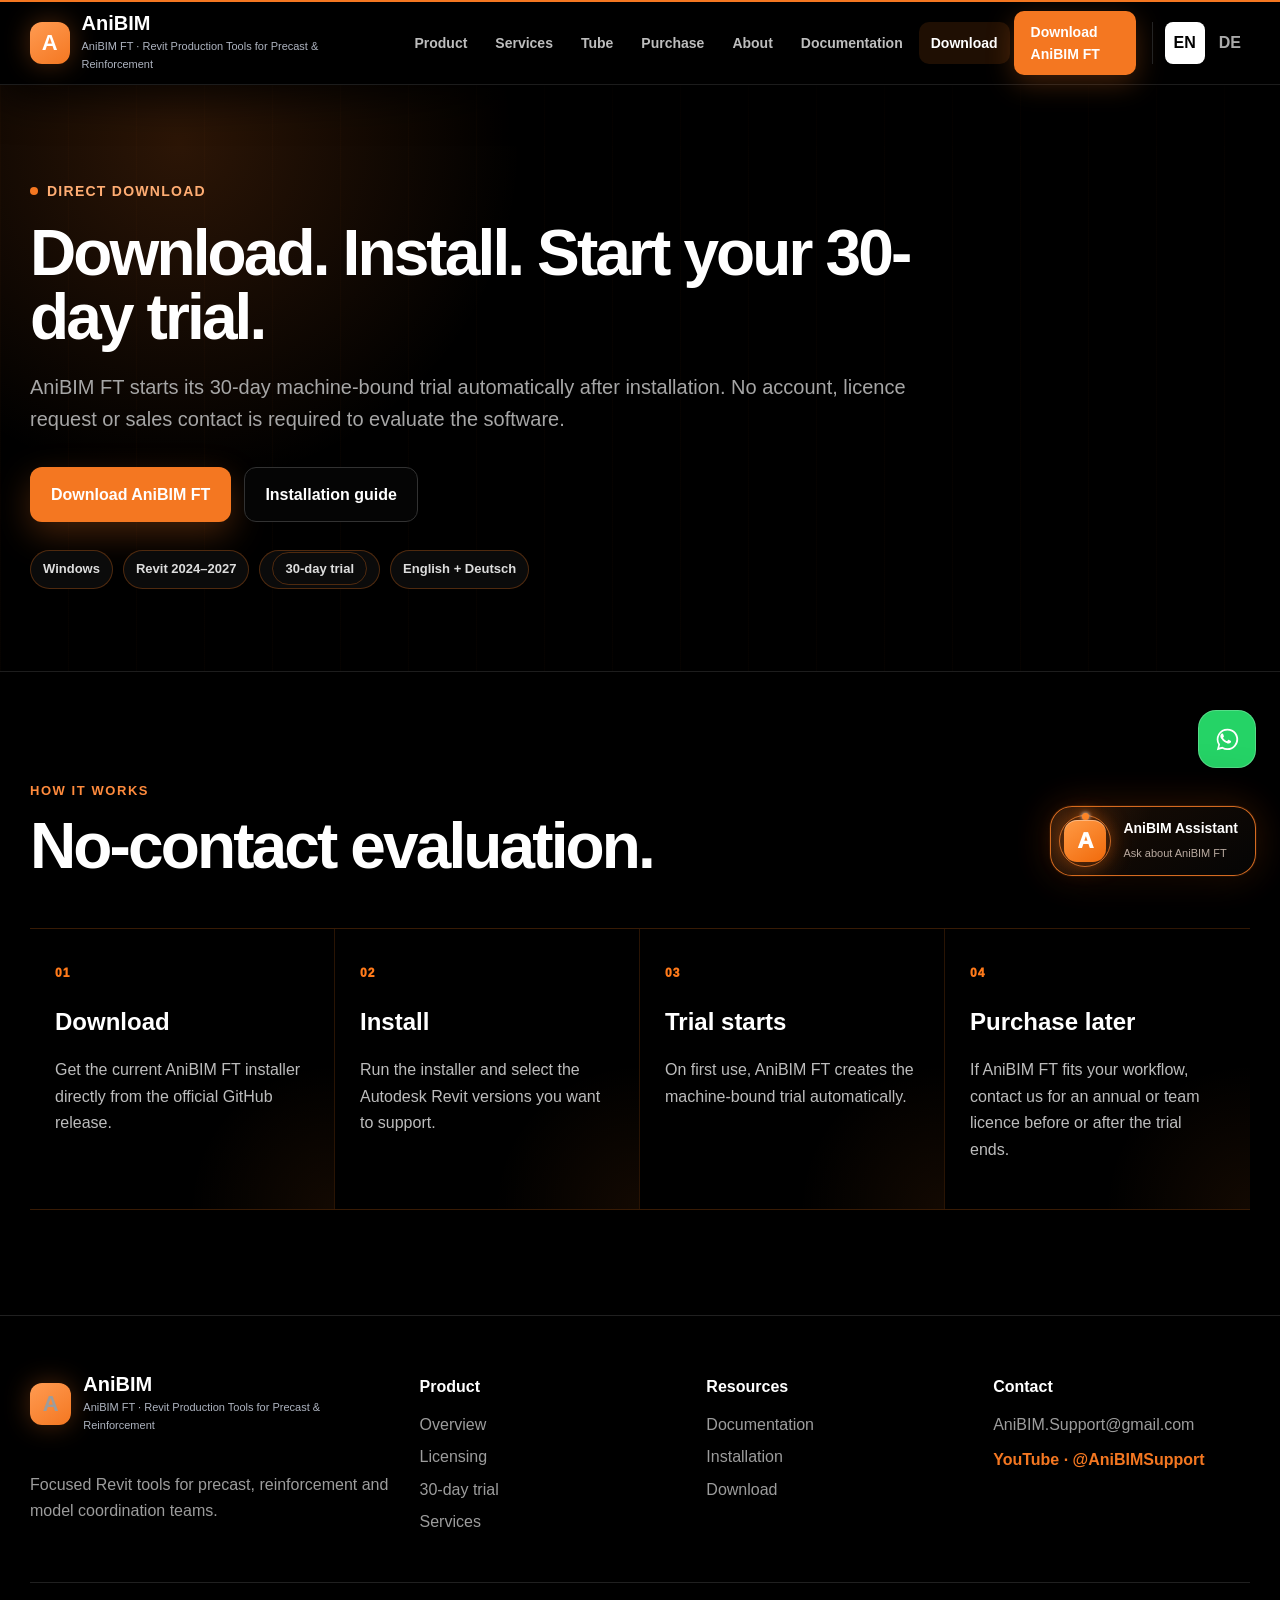
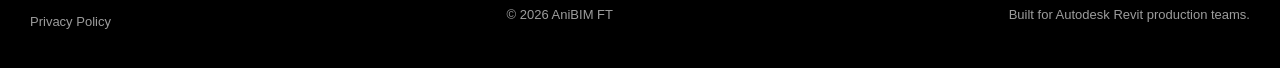
<file: download.html>
<!DOCTYPE html>
<html lang="en">
<head>
<meta charset="utf-8"/>
<meta name="viewport" content="width=device-width,initial-scale=1"/>
<meta name="description" content="Download AniBIM FT for Autodesk Revit 2024–2027 and start the 30-day trial automatically. No account or sales contact required."/>
<title>Download AniBIM FT</title>
<link href="assets/site.css?v=29" rel="stylesheet"/>
</head>
<body class="lang-en">
<header class="site-header"><div class="shell navbar"><a class="brand" data-keep-lang="true" href="index.html"><span class="mark">A</span><span><strong>AniBIM</strong><small><span data-lang="en">AniBIM FT · Revit Production Tools for Precast & Reinforcement</span><span data-lang="de">AniBIM FT · Revit-Produktionswerkzeuge für Fertigteil & Bewehrung</span></small></span></a><div class="nav-wrap"><nav class="nav-links"><a class="nav-link" data-keep-lang="true" href="product.html"><span data-lang="en">Product</span><span data-lang="de">Produkt</span></a><a class="nav-link" data-keep-lang="true" href="service.html"><span data-lang="en">Services</span><span data-lang="de">Services</span></a><a class="nav-link" data-keep-lang="true" href="tube.html"><span data-lang="en">Tube</span><span data-lang="de">Tube</span></a><a class="nav-link" data-keep-lang="true" href="pricing.html"><span data-lang="en">Purchase</span><span data-lang="de">Kaufen</span></a><a class="nav-link" data-keep-lang="true" href="about.html"><span data-lang="en">About</span><span data-lang="de">Über uns</span></a><a class="nav-link" data-keep-lang="true" href="docs.html"><span data-lang="en">Documentation</span><span data-lang="de">Dokumentation</span></a><a class="nav-link active" data-keep-lang="true" href="download.html"><span data-lang="en">Download</span><span data-lang="de">Download</span></a><a class="nav-link cta" href="https://github.com/AniBIMSupport/AniBIM-FT-Help/releases/download/v1.0.0/AniBIM_FT_1.0.0_Setup.exe" download><span data-lang="en">Download AniBIM FT</span><span data-lang="de">AniBIM FT herunterladen</span></a></nav><div class="lang"><button aria-label="Switch to English" data-switch-lang="en" onclick="setLanguage('en')" type="button">EN</button><button aria-label="Zur deutschen Sprache wechseln" data-switch-lang="de" onclick="setLanguage('de')" type="button">DE</button></div></div></div></header>
<main>
<section class="page-hero download-hero-v25">
  <div class="shell">
    <span class="eyebrow"><span data-lang="en">DIRECT DOWNLOAD</span><span data-lang="de">DIREKTER DOWNLOAD</span></span>
    <h1><span data-lang="en">Download. Install. Start your 30-day trial.</span><span data-lang="de">Herunterladen. Installieren. 30-Tage-Test starten.</span></h1>
    <p class="lead">
      <span data-lang="en">AniBIM FT starts its 30-day machine-bound trial automatically after installation. No account, licence request or sales contact is required to evaluate the software.</span>
      <span data-lang="de">AniBIM FT startet den 30-tägigen maschinengebundenen Test automatisch nach der Installation. Für die Evaluierung sind weder Konto noch Lizenzanfrage oder Vertriebskontakt erforderlich.</span>
    </p>
    <div class="hero-actions">
      <a class="btn primary download-primary-v25" href="https://github.com/AniBIMSupport/AniBIM-FT-Help/releases/download/v1.0.0/AniBIM_FT_1.0.0_Setup.exe">
        <span data-lang="en">Download AniBIM FT</span>
        <span data-lang="de">AniBIM FT herunterladen</span>
      </a>
      <a class="btn secondary" data-keep-lang="true" href="install.html">
        <span data-lang="en">Installation guide</span>
        <span data-lang="de">Installationsanleitung</span>
      </a>
    </div>
    <div class="download-meta-v25">
      <span>Windows</span>
      <span>Revit 2024–2027</span>
      <span><span data-lang="en">30-day trial</span><span data-lang="de">30-Tage-Test</span></span>
      <span>English + Deutsch</span>
    </div>
  </div>
</section>

<section class="section">
  <div class="shell">
    <div class="section-head">
      <span class="kicker"><span data-lang="en">HOW IT WORKS</span><span data-lang="de">SO FUNKTIONIERT ES</span></span>
      <h2><span data-lang="en">No-contact evaluation.</span><span data-lang="de">Evaluierung ohne Kontaktaufnahme.</span></h2>
    </div>
    <div class="download-steps-v25">
      <article><span>01</span><h3><span data-lang="en">Download</span><span data-lang="de">Herunterladen</span></h3><p><span data-lang="en">Get the current AniBIM FT installer directly from the official GitHub release.</span><span data-lang="de">Laden Sie den aktuellen AniBIM-FT-Installer direkt aus dem offiziellen GitHub-Release herunter.</span></p></article>
      <article><span>02</span><h3><span data-lang="en">Install</span><span data-lang="de">Installieren</span></h3><p><span data-lang="en">Run the installer and select the Autodesk Revit versions you want to support.</span><span data-lang="de">Starten Sie den Installer und wählen Sie die gewünschten Autodesk-Revit-Versionen aus.</span></p></article>
      <article><span>03</span><h3><span data-lang="en">Trial starts</span><span data-lang="de">Test startet</span></h3><p><span data-lang="en">On first use, AniBIM FT creates the machine-bound trial automatically.</span><span data-lang="de">Bei der ersten Nutzung erstellt AniBIM FT automatisch die maschinengebundene Testlizenz.</span></p></article>
      <article><span>04</span><h3><span data-lang="en">Purchase later</span><span data-lang="de">Später lizenzieren</span></h3><p><span data-lang="en">If AniBIM FT fits your workflow, contact us for an annual or team licence before or after the trial ends.</span><span data-lang="de">Wenn AniBIM FT zu Ihrem Workflow passt, kontaktieren Sie uns vor oder nach Testende für eine Jahres- oder Teamlizenz.</span></p></article>
    </div>
  </div>
</section>
</main>
<footer class="footer"><div class="shell"><div class="footer-grid"><div><a class="brand" data-keep-lang="true" href="index.html"><span class="mark">A</span><span><strong>AniBIM</strong><small><span data-lang="en">AniBIM FT · Revit Production Tools for Precast & Reinforcement</span><span data-lang="de">AniBIM FT · Revit-Produktionswerkzeuge für Fertigteil & Bewehrung</span></small></span></a><p style="max-width:360px"><span data-lang="en">Focused Revit tools for precast, reinforcement and model coordination teams.</span><span data-lang="de">Fokussierte Revit-Werkzeuge für Fertigteil-, Bewehrungs- und Koordinationsteams.</span></p></div><div><h4><span data-lang="en">Product</span><span data-lang="de">Produkt</span></h4><a data-keep-lang="true" href="product.html"><span data-lang="en">Overview</span><span data-lang="de">Übersicht</span></a><a data-keep-lang="true" href="pricing.html"><span data-lang="en">Licensing</span><span data-lang="de">Lizenzierung</span></a><a data-keep-lang="true" href="download.html"><span data-lang="en">30-day trial</span><span data-lang="de">30-Tage-Test</span></a><a data-keep-lang="true" href="service.html"><span data-lang="en">Services</span><span data-lang="de">Services</span></a></div><div><h4><span data-lang="en">Resources</span><span data-lang="de">Ressourcen</span></h4><a data-keep-lang="true" href="docs.html"><span data-lang="en">Documentation</span><span data-lang="de">Dokumentation</span></a><a data-keep-lang="true" href="install.html"><span data-lang="en">Installation</span><span data-lang="de">Installation</span></a><a data-keep-lang="true" href="download.html"><span data-lang="en">Download</span><span data-lang="de">Download</span></a></div><div><h4><span data-lang="en">Contact</span><span data-lang="de">Kontakt</span></h4><a href="mailto:AniBIM.Support@gmail.com">AniBIM.Support@gmail.com</a><a class="youtube-link" href="https://www.youtube.com/@AniBIMSupport" rel="noopener noreferrer" target="_blank">YouTube · @AniBIMSupport</a></div></div><div class="footer-bottom"><span><a data-keep-lang="true" href="privacy.html"><span data-lang="en">Privacy Policy</span><span data-lang="de">Datenschutz</span></a></span><span><span data-lang="en">© 2026 AniBIM FT</span><span data-lang="de">© 2026 AniBIM FT</span></span><span><span data-lang="en">Built for Autodesk Revit production teams.</span><span data-lang="de">Entwickelt für Produktionsteams mit Autodesk Revit.</span></span></div></div></footer><script src="assets/site.js?v=20260827-v14"></script>
</body>
</html>
</file>
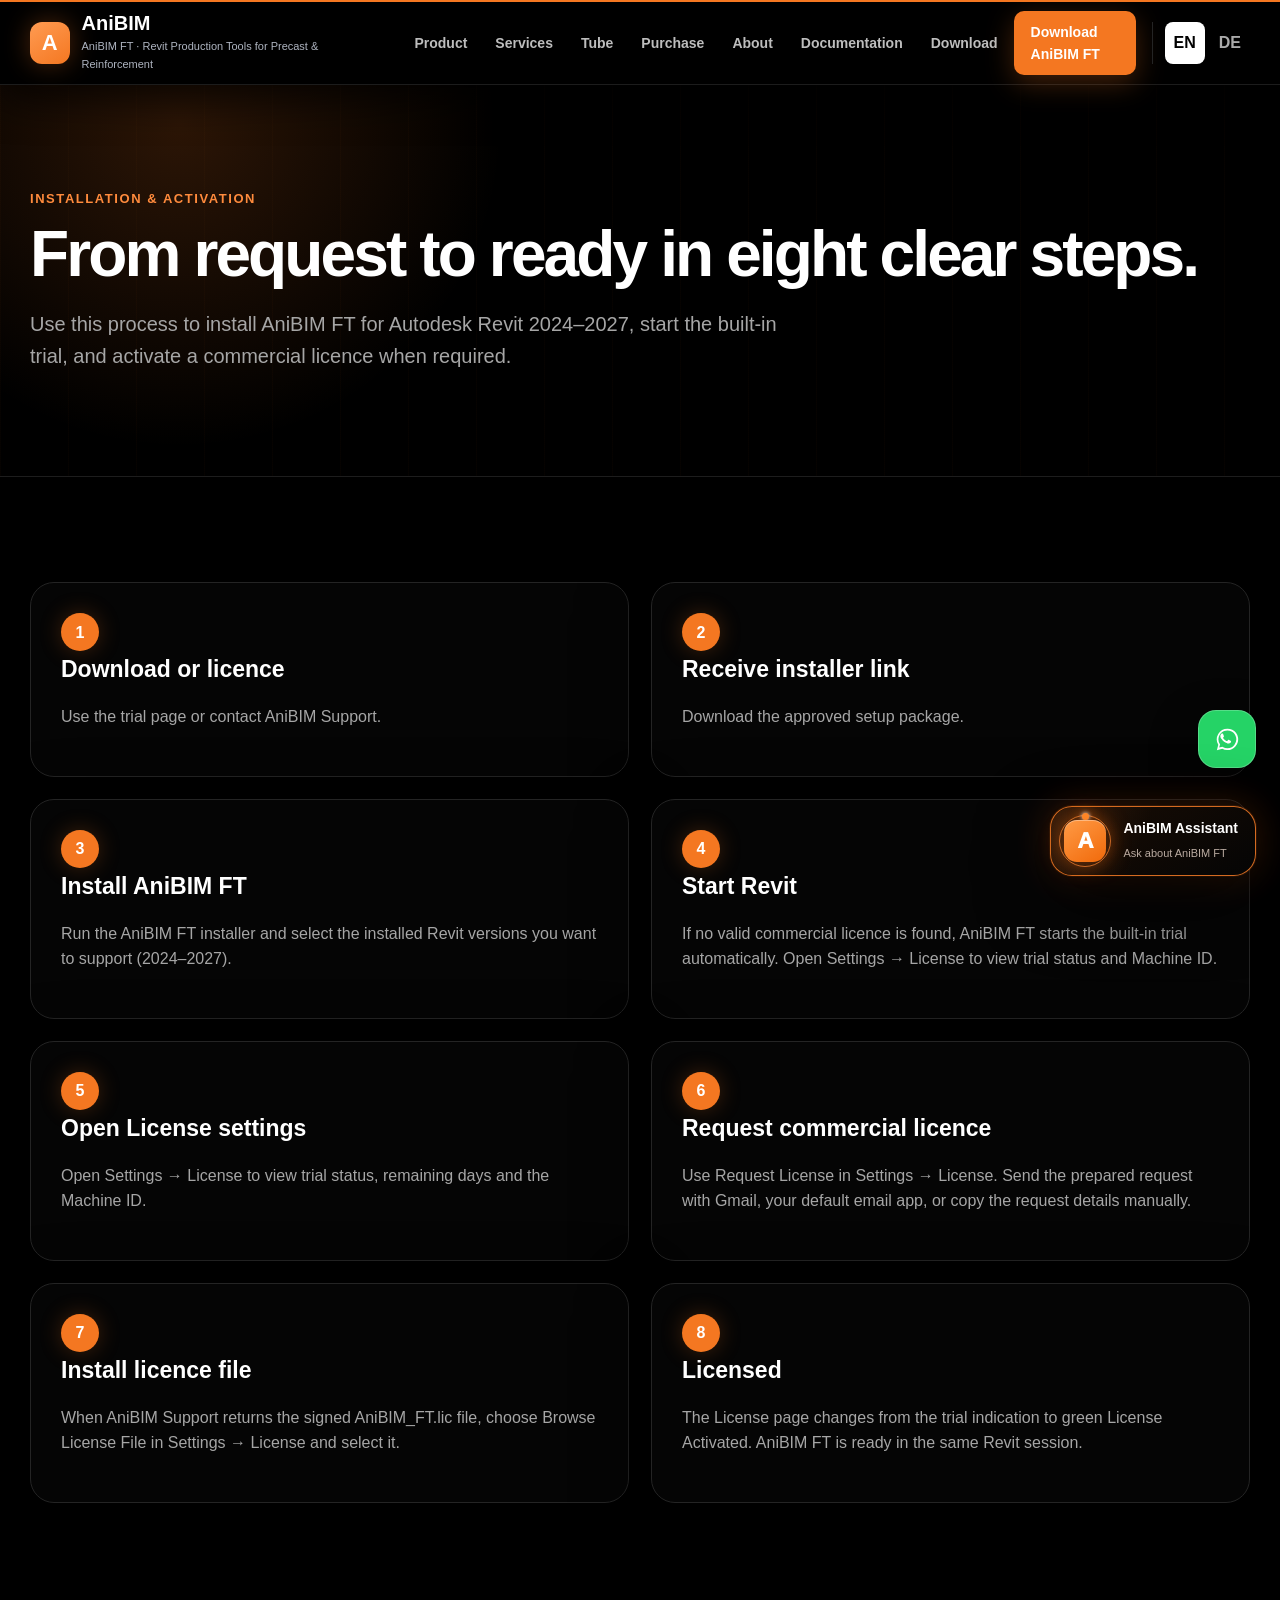
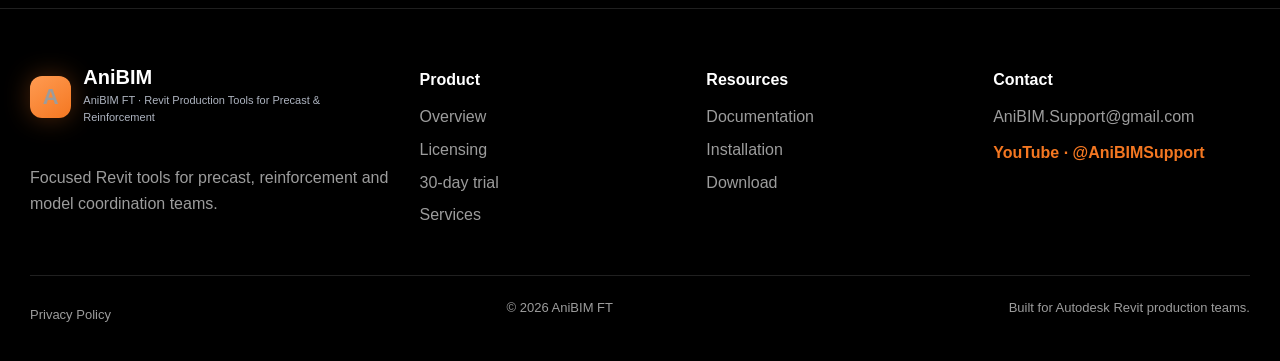
<file: install.html>
<!DOCTYPE html>

<html lang="en"><head><meta charset="utf-8"/><meta content="width=device-width,initial-scale=1" name="viewport"/><meta content="AniBIM FT — practical Revit tools for productive BIM teams." name="description"/><title><span data-lang="en">Install · AniBIM FT</span><span data-lang="de">Installation · AniBIM FT</span></title><link href="assets/site.css?v=29" rel="stylesheet"/></head><body class="lang-en"><header class="site-header"><div class="shell navbar"><a class="brand" data-keep-lang="true" href="index.html"><span class="mark">A</span><span><strong>AniBIM</strong><small><span data-lang="en">AniBIM FT · Revit Production Tools for Precast & Reinforcement</span><span data-lang="de">AniBIM FT · Revit-Produktionswerkzeuge für Fertigteil & Bewehrung</span></small></span></a><div class="nav-wrap"><nav class="nav-links"><a class="nav-link" data-keep-lang="true" href="product.html"><span data-lang="en">Product</span><span data-lang="de">Produkt</span></a><a class="nav-link" data-keep-lang="true" href="service.html"><span data-lang="en">Services</span><span data-lang="de">Services</span></a><a class="nav-link" data-keep-lang="true" href="tube.html"><span data-lang="en">Tube</span><span data-lang="de">Tube</span></a><a class="nav-link" data-keep-lang="true" href="pricing.html"><span data-lang="en">Purchase</span><span data-lang="de">Kaufen</span></a><a class="nav-link" data-keep-lang="true" href="about.html"><span data-lang="en">About</span><span data-lang="de">Über uns</span></a><a class="nav-link" data-keep-lang="true" href="docs.html"><span data-lang="en">Documentation</span><span data-lang="de">Dokumentation</span></a><a class="nav-link" data-keep-lang="true" href="download.html"><span data-lang="en">Download</span><span data-lang="de">Download</span></a><a class="nav-link cta" href="https://github.com/AniBIMSupport/AniBIM-FT-Help/releases/download/v1.0.0/AniBIM_FT_1.0.0_Setup.exe" download><span data-lang="en">Download AniBIM FT</span><span data-lang="de">AniBIM FT herunterladen</span></a></nav><div class="lang"><button aria-label="Switch to English" data-switch-lang="en" onclick="setLanguage('en')" type="button">EN</button><button aria-label="Zur deutschen Sprache wechseln" data-switch-lang="de" onclick="setLanguage('de')" type="button">DE</button></div></div></div></header><section class="page-hero"><div class="shell"><span class="kicker"><span data-lang="en">Installation &amp; activation</span><span data-lang="de">Installation und Aktivierung</span></span><h1><span data-lang="en">From request to ready in eight clear steps.</span><span data-lang="de">Von der Anfrage bis zur Nutzung in acht klaren Schritten.</span></h1><p><span data-lang="en">Use this process to install AniBIM FT for Autodesk Revit 2024–2027, start the built-in trial, and activate a commercial licence when required.</span><span data-lang="de">Verwenden Sie diesen Ablauf, um AniBIM FT für Autodesk Revit 2024–2027 zu installieren, die integrierte Testversion zu starten und bei Bedarf eine kommerzielle Lizenz zu aktivieren.</span></p></div></section><section class="section"><div class="shell"><div class="grid two"><article class="card"><div class="number">1</div><h3><span data-lang="en">Download or licence</span><span data-lang="de">Testversion oder Lizenz anfordern</span></h3><p><span data-lang="en">Use the trial page or contact AniBIM Support.</span><span data-lang="de">Nutzen Sie die Testversionsseite oder kontaktieren Sie den AniBIM-Support.</span></p></article><article class="card"><div class="number">2</div><h3><span data-lang="en">Receive installer link</span><span data-lang="de">Installer-Link erhalten</span></h3><p><span data-lang="en">Download the approved setup package.</span><span data-lang="de">Laden Sie das freigegebene Installationspaket herunter.</span></p></article><article class="card"><div class="number">3</div><h3><span data-lang="en">Install AniBIM FT</span><span data-lang="de">AniBIM FT installieren</span></h3><p><span data-lang="en">Run the AniBIM FT installer and select the installed Revit versions you want to support (2024–2027).</span><span data-lang="de">Führen Sie den AniBIM-FT-Installer aus und wählen Sie die installierten Revit-Versionen aus, die unterstützt werden sollen (2024–2027).</span></p></article><article class="card"><div class="number">4</div><h3><span data-lang="en">Start Revit</span><span data-lang="de">Revit starten</span></h3><p><span data-lang="en">If no valid commercial licence is found, AniBIM FT starts the built-in trial automatically. Open Settings → License to view trial status and Machine ID.</span><span data-lang="de">Wenn keine gültige kommerzielle Lizenz gefunden wird, startet AniBIM FT automatisch die integrierte Testversion. Öffnen Sie Einstellungen → Lizenz, um Teststatus und Maschinen-ID anzuzeigen.</span></p></article><article class="card"><div class="number">5</div><h3><span data-lang="en">Open License settings</span><span data-lang="de">Lizenzeinstellungen öffnen</span></h3><p><span data-lang="en">Open Settings → License to view trial status, remaining days and the Machine ID.</span><span data-lang="de">Öffnen Sie Einstellungen → Lizenz, um Teststatus, verbleibende Tage und die Maschinen-ID anzuzeigen.</span></p></article><article class="card"><div class="number">6</div><h3><span data-lang="en">Request commercial licence</span><span data-lang="de">Kommerzielle Lizenz anfordern</span></h3><p><span data-lang="en">Use Request License in Settings → License. Send the prepared request with Gmail, your default email app, or copy the request details manually.</span><span data-lang="de">Verwenden Sie Lizenz anfordern unter Einstellungen → Lizenz. Senden Sie die vorbereitete Anfrage über Gmail, Ihre Standard-E-Mail-App oder kopieren Sie die Anfragedaten manuell.</span></p></article><article class="card"><div class="number">7</div><h3><span data-lang="en">Install licence file</span><span data-lang="de">Lizenzdatei installieren</span></h3><p><span data-lang="en">When AniBIM Support returns the signed AniBIM_FT.lic file, choose Browse License File in Settings → License and select it.</span><span data-lang="de">Wenn AniBIM Support die signierte Datei AniBIM_FT.lic zurücksendet, wählen Sie unter Einstellungen → Lizenz die Option Lizenzdatei auswählen und öffnen Sie die Datei.</span></p></article><article class="card"><div class="number">8</div><h3><span data-lang="en">Licensed</span><span data-lang="de">Lizenziert</span></h3><p><span data-lang="en">The License page changes from the trial indication to green License Activated. AniBIM FT is ready in the same Revit session.</span><span data-lang="de">Die Lizenzseite wechselt von der Testversionsanzeige zur grünen Anzeige Lizenz aktiviert. AniBIM FT ist in derselben Revit-Sitzung einsatzbereit.</span></p></article></div></div></section><footer class="footer"><div class="shell"><div class="footer-grid"><div><a class="brand" data-keep-lang="true" href="index.html"><span class="mark">A</span><span><strong>AniBIM</strong><small><span data-lang="en">AniBIM FT · Revit Production Tools for Precast & Reinforcement</span><span data-lang="de">AniBIM FT · Revit-Produktionswerkzeuge für Fertigteil & Bewehrung</span></small></span></a><p style="max-width:360px"><span data-lang="en">Focused Revit tools for precast, reinforcement and model coordination teams.</span><span data-lang="de">Fokussierte Revit-Werkzeuge für Fertigteil-, Bewehrungs- und Koordinationsteams.</span></p></div><div><h4><span data-lang="en">Product</span><span data-lang="de">Produkt</span></h4><a data-keep-lang="true" href="product.html"><span data-lang="en">Overview</span><span data-lang="de">Übersicht</span></a><a data-keep-lang="true" href="pricing.html"><span data-lang="en">Licensing</span><span data-lang="de">Lizenzierung</span></a><a data-keep-lang="true" href="download.html"><span data-lang="en">30-day trial</span><span data-lang="de">30-Tage-Test</span></a><a data-keep-lang="true" href="service.html"><span data-lang="en">Services</span><span data-lang="de">Services</span></a></div><div><h4><span data-lang="en">Resources</span><span data-lang="de">Ressourcen</span></h4><a data-keep-lang="true" href="docs.html"><span data-lang="en">Documentation</span><span data-lang="de">Dokumentation</span></a><a data-keep-lang="true" href="install.html"><span data-lang="en">Installation</span><span data-lang="de">Installation</span></a><a data-keep-lang="true" href="download.html"><span data-lang="en">Download</span><span data-lang="de">Download</span></a></div><div><h4><span data-lang="en">Contact</span><span data-lang="de">Kontakt</span></h4><a href="mailto:AniBIM.Support@gmail.com">AniBIM.Support@gmail.com</a><a class="youtube-link" href="https://www.youtube.com/@AniBIMSupport" rel="noopener noreferrer" target="_blank">YouTube · @AniBIMSupport</a></div></div><div class="footer-bottom"><span><a data-keep-lang="true" href="privacy.html"><span data-lang="en">Privacy Policy</span><span data-lang="de">Datenschutz</span></a></span><span><span data-lang="en">© 2026 AniBIM FT</span><span data-lang="de">© 2026 AniBIM FT</span></span><span><span data-lang="en">Built for Autodesk Revit production teams.</span><span data-lang="de">Entwickelt für Produktionsteams mit Autodesk Revit.</span></span></div></div></footer><script src="assets/site.js?v=20260827-v14"></script></body></html>
</file>
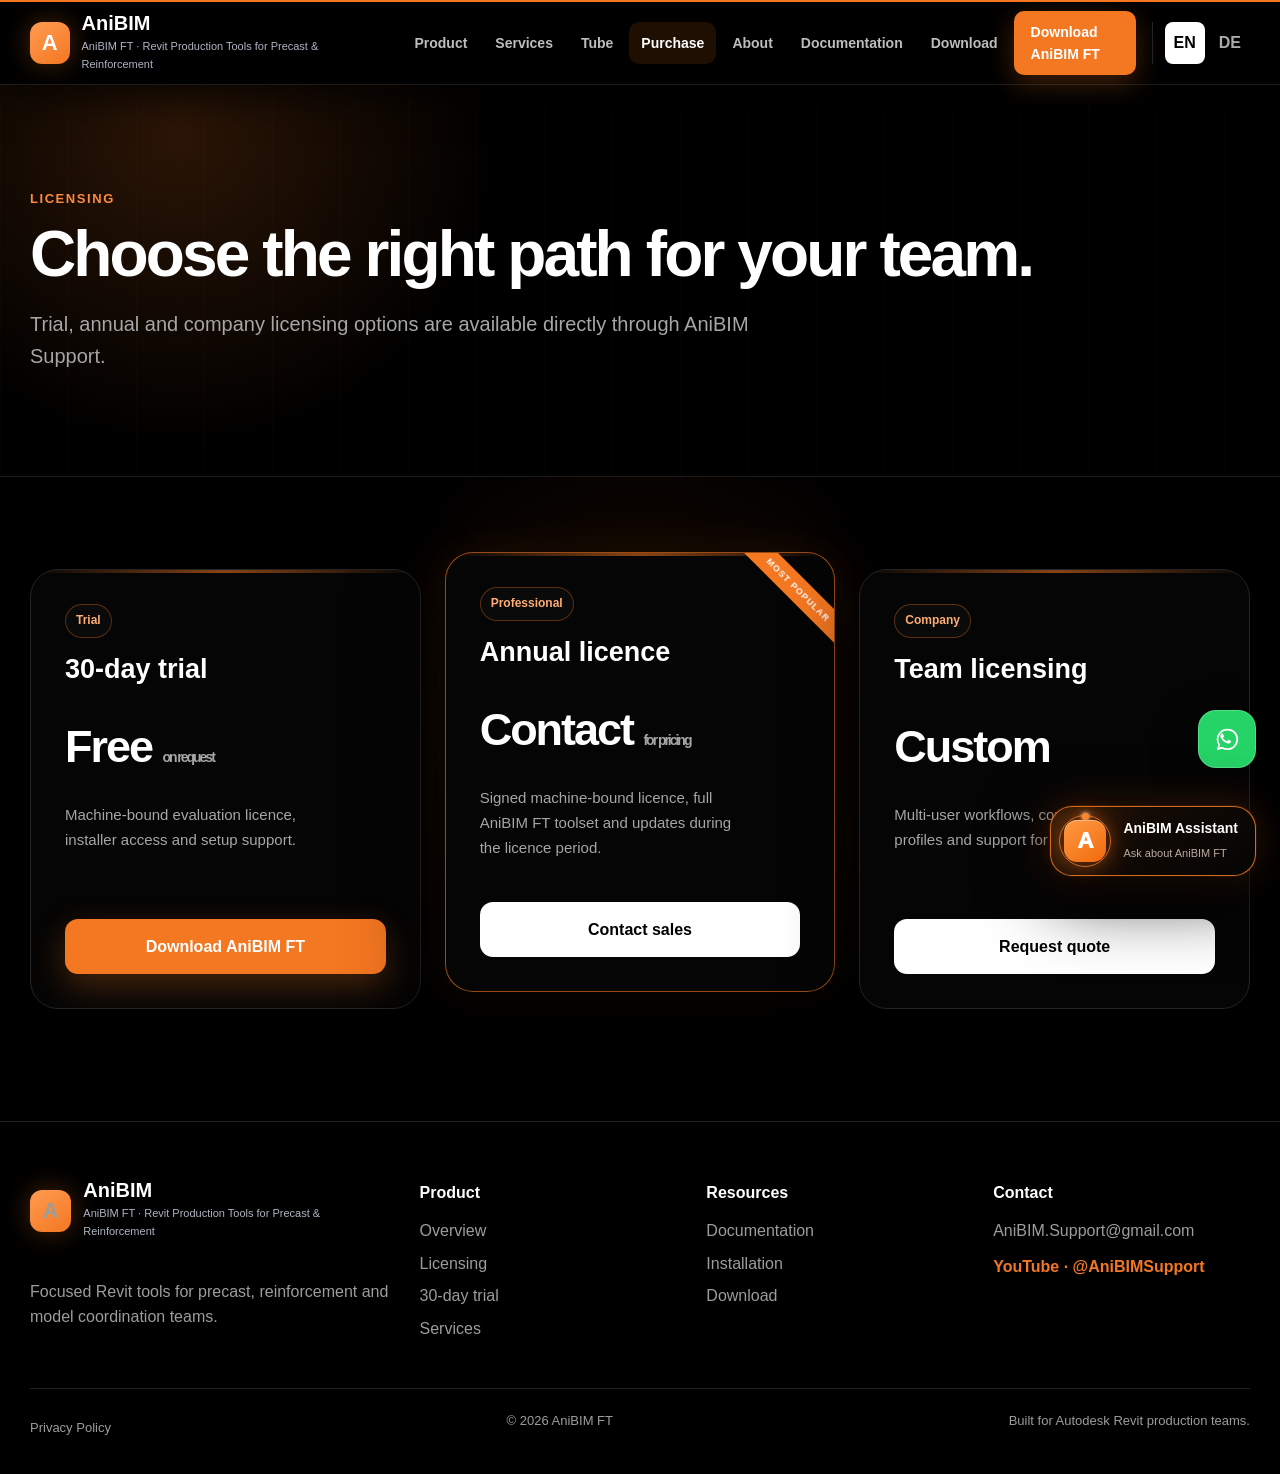
<file: pricing.html>
<!DOCTYPE html>

<html lang="en"><head><meta charset="utf-8"/><meta content="width=device-width,initial-scale=1" name="viewport"/><meta content="AniBIM FT — practical Revit tools for productive BIM teams." name="description"/><title><span data-lang="en">Licensing · AniBIM FT</span><span data-lang="de">Lizenzierung · AniBIM FT</span></title><link href="assets/site.css?v=29" rel="stylesheet"/></head><body class="lang-en"><header class="site-header"><div class="shell navbar"><a class="brand" data-keep-lang="true" href="index.html"><span class="mark">A</span><span><strong>AniBIM</strong><small><span data-lang="en">AniBIM FT · Revit Production Tools for Precast & Reinforcement</span><span data-lang="de">AniBIM FT · Revit-Produktionswerkzeuge für Fertigteil & Bewehrung</span></small></span></a><div class="nav-wrap"><nav class="nav-links"><a class="nav-link" data-keep-lang="true" href="product.html"><span data-lang="en">Product</span><span data-lang="de">Produkt</span></a><a class="nav-link" data-keep-lang="true" href="service.html"><span data-lang="en">Services</span><span data-lang="de">Services</span></a><a class="nav-link" data-keep-lang="true" href="tube.html"><span data-lang="en">Tube</span><span data-lang="de">Tube</span></a><a class="nav-link active" data-keep-lang="true" href="pricing.html"><span data-lang="en">Purchase</span><span data-lang="de">Kaufen</span></a><a class="nav-link" data-keep-lang="true" href="about.html"><span data-lang="en">About</span><span data-lang="de">Über uns</span></a><a class="nav-link" data-keep-lang="true" href="docs.html"><span data-lang="en">Documentation</span><span data-lang="de">Dokumentation</span></a><a class="nav-link" data-keep-lang="true" href="download.html"><span data-lang="en">Download</span><span data-lang="de">Download</span></a><a class="nav-link cta" href="https://github.com/AniBIMSupport/AniBIM-FT-Help/releases/download/v1.0.0/AniBIM_FT_1.0.0_Setup.exe" download><span data-lang="en">Download AniBIM FT</span><span data-lang="de">AniBIM FT herunterladen</span></a></nav><div class="lang"><button aria-label="Switch to English" data-switch-lang="en" onclick="setLanguage('en')" type="button">EN</button><button aria-label="Zur deutschen Sprache wechseln" data-switch-lang="de" onclick="setLanguage('de')" type="button">DE</button></div></div></div></header><section class="page-hero"><div class="shell"><span class="kicker"><span data-lang="en">Licensing</span><span data-lang="de">Lizenzierung</span></span><h1><span data-lang="en">Choose the right path for your team.</span><span data-lang="de">Wählen Sie das passende Modell für Ihr Team.</span></h1><p><span data-lang="en">Trial, annual and company licensing options are available directly through AniBIM Support.</span><span data-lang="de">Test-, Jahres- und Unternehmenslizenzen sind direkt über den AniBIM-Support erhältlich.</span></p></div></section><section class="section pricing-section"><div class="shell grid three pricing-grid"><article class="card price-card"><span class="badge"><span data-lang="en">Trial</span><span data-lang="de">Testversion</span></span><h3><span data-lang="en">30-day trial</span><span data-lang="de">30-Tage-Testversion</span></h3><div class="price"><span data-lang="en">Free</span><span data-lang="de">Kostenlos</span> <small><span data-lang="en">on request</span><span data-lang="de">auf Anfrage</span></small></div><p><span data-lang="en">Machine-bound evaluation licence, installer access and setup support.</span><span data-lang="de">Maschinengebundene Evaluierungslizenz, Installer-Zugang und Unterstützung bei der Einrichtung.</span></p><a class="btn orange" href="https://github.com/AniBIMSupport/AniBIM-FT-Help/releases/download/v1.0.0/AniBIM_FT_1.0.0_Setup.exe" download><span data-lang="en">Download AniBIM FT</span><span data-lang="de">AniBIM FT herunterladen</span></a></article><article class="card price-card"><span class="badge"><span data-lang="en">Professional</span><span data-lang="de">Professionell</span></span><h3><span data-lang="en">Annual licence</span><span data-lang="de">Jahreslizenz</span></h3><div class="price"><span data-lang="en">Contact</span><span data-lang="de">Kontakt</span> <small><span data-lang="en">for pricing</span><span data-lang="de">Preis auf Anfrage</span></small></div><p><span data-lang="en">Signed machine-bound licence, full AniBIM FT toolset and updates during the licence period.</span><span data-lang="de">Signierte maschinengebundene Lizenz, vollständiger AniBIM-FT-Werkzeugsatz und Updates während der Lizenzlaufzeit.</span></p><a class="btn dark" href="mailto:AniBIM.Support@gmail.com"><span data-lang="en">Contact sales</span><span data-lang="de">Vertrieb kontaktieren</span></a></article><article class="card price-card"><span class="badge"><span data-lang="en">Company</span><span data-lang="de">Unternehmen</span></span><h3><span data-lang="en">Team licensing</span><span data-lang="de">Teamlizenzierung</span></h3><div class="price"><span data-lang="en">Custom</span><span data-lang="de">Individuell</span></div><p><span data-lang="en">Multi-user workflows, company settings profiles and support for deployment.</span><span data-lang="de">Mehrbenutzer-Arbeitsabläufe, Unternehmens-Einstellungsprofile und Unterstützung bei der Bereitstellung.</span></p><a class="btn dark" href="mailto:AniBIM.Support@gmail.com"><span data-lang="en">Request quote</span><span data-lang="de">Angebot anfordern</span></a></article></div></section><footer class="footer"><div class="shell"><div class="footer-grid"><div><a class="brand" data-keep-lang="true" href="index.html"><span class="mark">A</span><span><strong>AniBIM</strong><small><span data-lang="en">AniBIM FT · Revit Production Tools for Precast & Reinforcement</span><span data-lang="de">AniBIM FT · Revit-Produktionswerkzeuge für Fertigteil & Bewehrung</span></small></span></a><p style="max-width:360px"><span data-lang="en">Focused Revit tools for precast, reinforcement and model coordination teams.</span><span data-lang="de">Fokussierte Revit-Werkzeuge für Fertigteil-, Bewehrungs- und Koordinationsteams.</span></p></div><div><h4><span data-lang="en">Product</span><span data-lang="de">Produkt</span></h4><a data-keep-lang="true" href="product.html"><span data-lang="en">Overview</span><span data-lang="de">Übersicht</span></a><a data-keep-lang="true" href="pricing.html"><span data-lang="en">Licensing</span><span data-lang="de">Lizenzierung</span></a><a data-keep-lang="true" href="download.html"><span data-lang="en">30-day trial</span><span data-lang="de">30-Tage-Test</span></a><a data-keep-lang="true" href="service.html"><span data-lang="en">Services</span><span data-lang="de">Services</span></a></div><div><h4><span data-lang="en">Resources</span><span data-lang="de">Ressourcen</span></h4><a data-keep-lang="true" href="docs.html"><span data-lang="en">Documentation</span><span data-lang="de">Dokumentation</span></a><a data-keep-lang="true" href="install.html"><span data-lang="en">Installation</span><span data-lang="de">Installation</span></a><a data-keep-lang="true" href="download.html"><span data-lang="en">Download</span><span data-lang="de">Download</span></a></div><div><h4><span data-lang="en">Contact</span><span data-lang="de">Kontakt</span></h4><a href="mailto:AniBIM.Support@gmail.com">AniBIM.Support@gmail.com</a><a class="youtube-link" href="https://www.youtube.com/@AniBIMSupport" rel="noopener noreferrer" target="_blank">YouTube · @AniBIMSupport</a></div></div><div class="footer-bottom"><span><a data-keep-lang="true" href="privacy.html"><span data-lang="en">Privacy Policy</span><span data-lang="de">Datenschutz</span></a></span><span><span data-lang="en">© 2026 AniBIM FT</span><span data-lang="de">© 2026 AniBIM FT</span></span><span><span data-lang="en">Built for Autodesk Revit production teams.</span><span data-lang="de">Entwickelt für Produktionsteams mit Autodesk Revit.</span></span></div></div></footer><script src="assets/site.js?v=20260827-v14"></script></body></html>
</file>
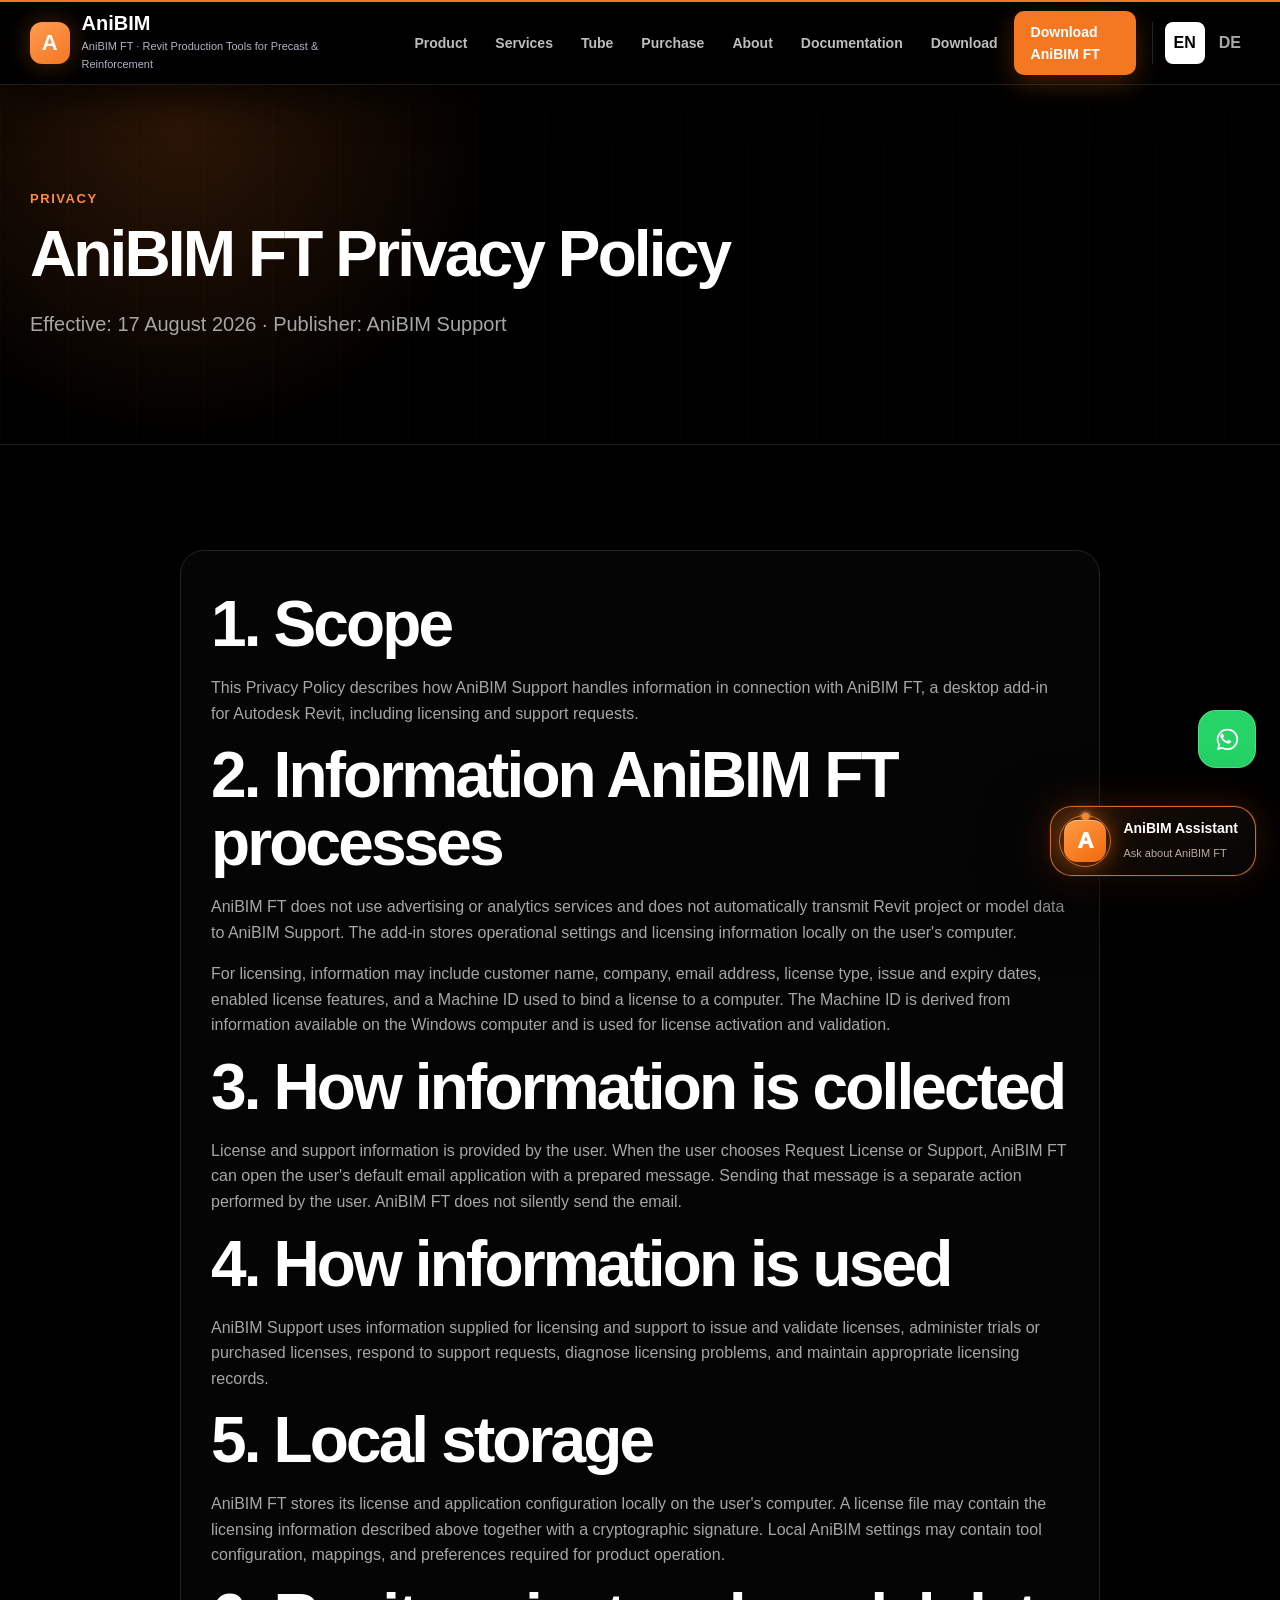
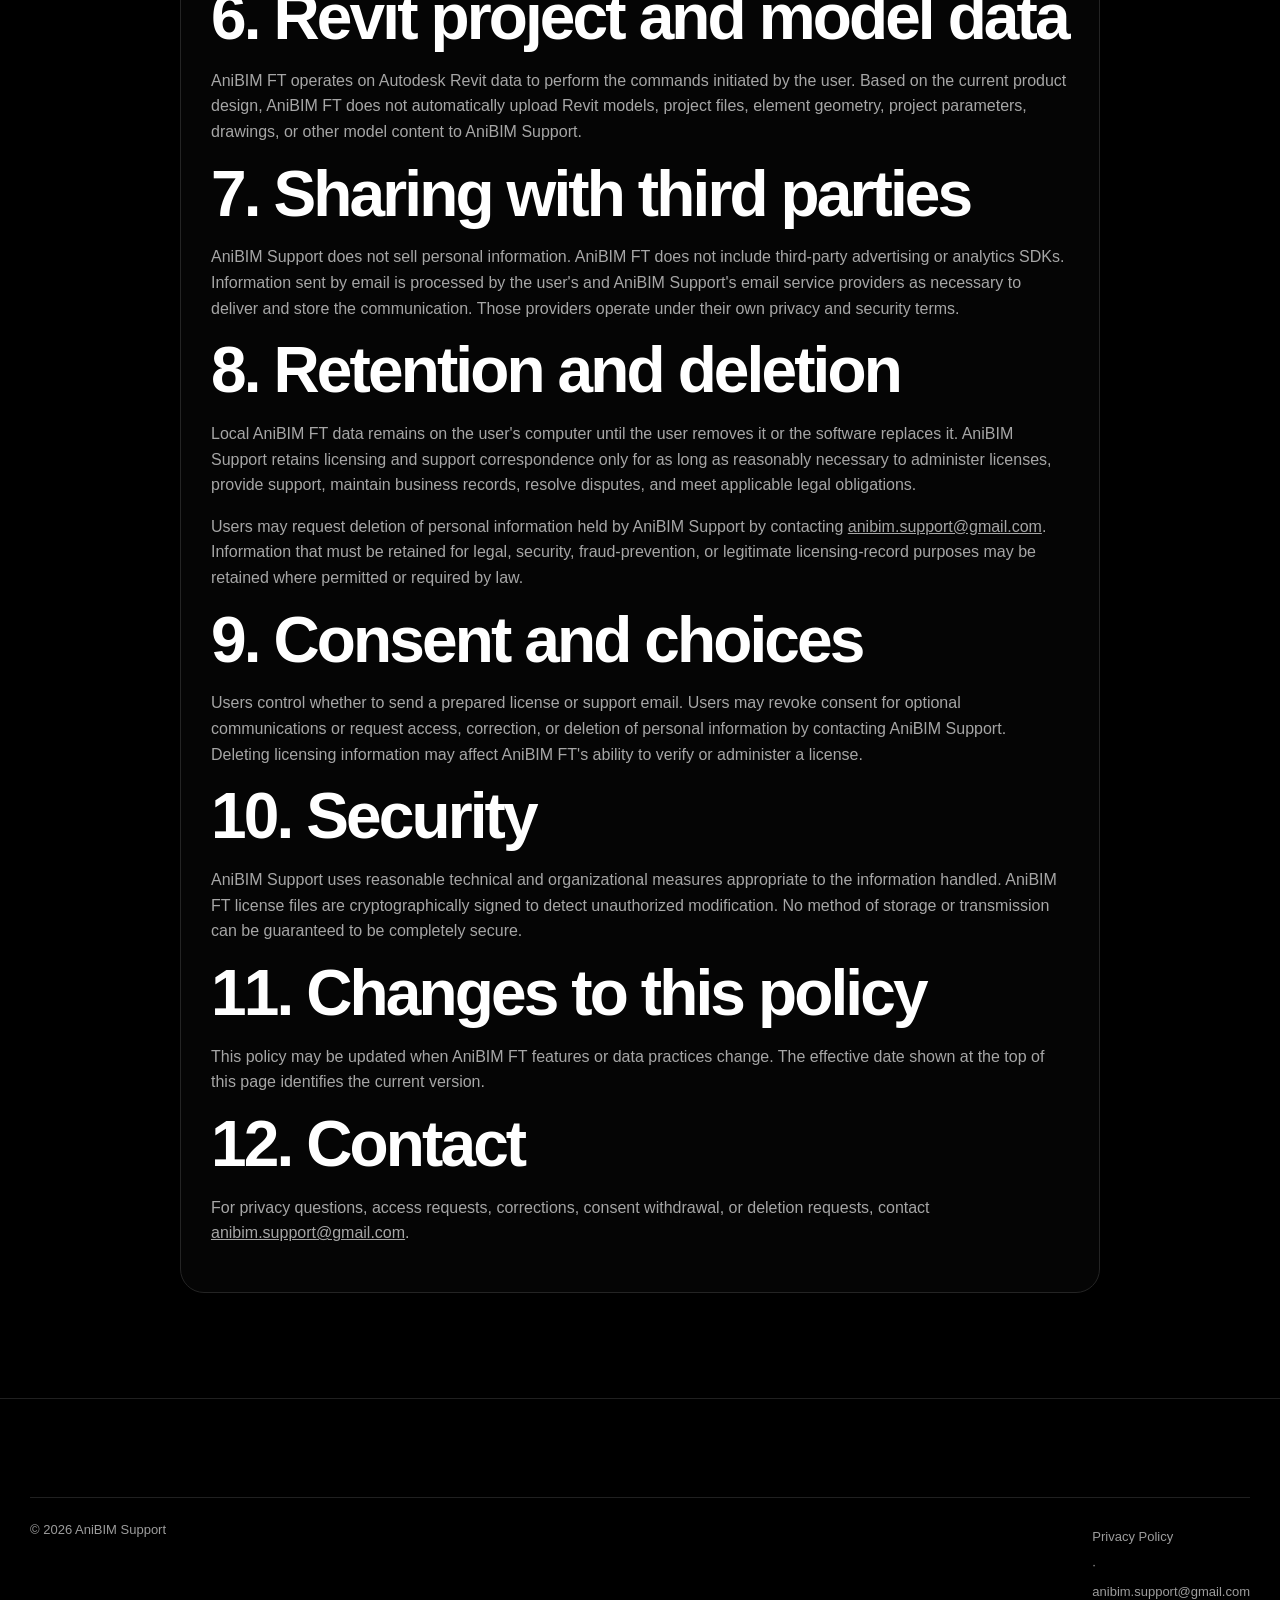
<file: privacy.html>
<!DOCTYPE html>
<html lang="en">
<head>
<meta charset="utf-8"/>
<meta content="width=device-width,initial-scale=1" name="viewport"/>
<meta content="AniBIM FT Privacy Policy — how AniBIM Support handles licensing and support information." name="description"/>
<title>Privacy Policy · AniBIM FT</title>
<link href="assets/site.css?v=29" rel="stylesheet"/>
</head>
<body class="lang-en">
<header class="site-header"><div class="shell navbar"><a class="brand" data-keep-lang="true" href="index.html"><span class="mark">A</span><span><strong>AniBIM</strong><small><span data-lang="en">AniBIM FT · Revit Production Tools for Precast & Reinforcement</span><span data-lang="de">AniBIM FT · Revit-Produktionswerkzeuge für Fertigteil & Bewehrung</span></small></span></a><div class="nav-wrap"><nav class="nav-links"><a class="nav-link" data-keep-lang="true" href="product.html"><span data-lang="en">Product</span><span data-lang="de">Produkt</span></a><a class="nav-link" data-keep-lang="true" href="service.html"><span data-lang="en">Services</span><span data-lang="de">Services</span></a><a class="nav-link" data-keep-lang="true" href="tube.html"><span data-lang="en">Tube</span><span data-lang="de">Tube</span></a><a class="nav-link" data-keep-lang="true" href="pricing.html"><span data-lang="en">Purchase</span><span data-lang="de">Kaufen</span></a><a class="nav-link" data-keep-lang="true" href="about.html"><span data-lang="en">About</span><span data-lang="de">Über uns</span></a><a class="nav-link" data-keep-lang="true" href="docs.html"><span data-lang="en">Documentation</span><span data-lang="de">Dokumentation</span></a><a class="nav-link" data-keep-lang="true" href="download.html"><span data-lang="en">Download</span><span data-lang="de">Download</span></a><a class="nav-link cta" href="https://github.com/AniBIMSupport/AniBIM-FT-Help/releases/download/v1.0.0/AniBIM_FT_1.0.0_Setup.exe" download><span data-lang="en">Download AniBIM FT</span><span data-lang="de">AniBIM FT herunterladen</span></a></nav><div class="lang"><button aria-label="Switch to English" data-switch-lang="en" onclick="setLanguage('en')" type="button">EN</button><button aria-label="Zur deutschen Sprache wechseln" data-switch-lang="de" onclick="setLanguage('de')" type="button">DE</button></div></div></div></header>

<section class="page-hero"><div class="shell"><span class="kicker"><span data-lang="en">Privacy</span><span data-lang="de">Datenschutz</span></span><h1><span data-lang="en">AniBIM FT Privacy Policy</span><span data-lang="de">Datenschutzerklärung für AniBIM FT</span></h1><p><span data-lang="en">Effective: 17 August 2026 · Publisher: AniBIM Support</span><span data-lang="de">Gültig ab: 17. August 2026 · Herausgeber: AniBIM Support</span></p></div></section>

<section class="section"><div class="shell" style="max-width:920px">
<article class="card">
<div data-lang="en">
<h2>1. Scope</h2><p>This Privacy Policy describes how AniBIM Support handles information in connection with AniBIM FT, a desktop add-in for Autodesk Revit, including licensing and support requests.</p>
<h2>2. Information AniBIM FT processes</h2><p>AniBIM FT does not use advertising or analytics services and does not automatically transmit Revit project or model data to AniBIM Support. The add-in stores operational settings and licensing information locally on the user's computer.</p>
<p>For licensing, information may include customer name, company, email address, license type, issue and expiry dates, enabled license features, and a Machine ID used to bind a license to a computer. The Machine ID is derived from information available on the Windows computer and is used for license activation and validation.</p>
<h2>3. How information is collected</h2><p>License and support information is provided by the user. When the user chooses Request License or Support, AniBIM FT can open the user's default email application with a prepared message. Sending that message is a separate action performed by the user. AniBIM FT does not silently send the email.</p>
<h2>4. How information is used</h2><p>AniBIM Support uses information supplied for licensing and support to issue and validate licenses, administer trials or purchased licenses, respond to support requests, diagnose licensing problems, and maintain appropriate licensing records.</p>
<h2>5. Local storage</h2><p>AniBIM FT stores its license and application configuration locally on the user's computer. A license file may contain the licensing information described above together with a cryptographic signature. Local AniBIM settings may contain tool configuration, mappings, and preferences required for product operation.</p>
<h2>6. Revit project and model data</h2><p>AniBIM FT operates on Autodesk Revit data to perform the commands initiated by the user. Based on the current product design, AniBIM FT does not automatically upload Revit models, project files, element geometry, project parameters, drawings, or other model content to AniBIM Support.</p>
<h2>7. Sharing with third parties</h2><p>AniBIM Support does not sell personal information. AniBIM FT does not include third-party advertising or analytics SDKs. Information sent by email is processed by the user's and AniBIM Support's email service providers as necessary to deliver and store the communication. Those providers operate under their own privacy and security terms.</p>
<h2>8. Retention and deletion</h2><p>Local AniBIM FT data remains on the user's computer until the user removes it or the software replaces it. AniBIM Support retains licensing and support correspondence only for as long as reasonably necessary to administer licenses, provide support, maintain business records, resolve disputes, and meet applicable legal obligations.</p><p>Users may request deletion of personal information held by AniBIM Support by contacting <a href="mailto:anibim.support@gmail.com">anibim.support@gmail.com</a>. Information that must be retained for legal, security, fraud-prevention, or legitimate licensing-record purposes may be retained where permitted or required by law.</p>
<h2>9. Consent and choices</h2><p>Users control whether to send a prepared license or support email. Users may revoke consent for optional communications or request access, correction, or deletion of personal information by contacting AniBIM Support. Deleting licensing information may affect AniBIM FT's ability to verify or administer a license.</p>
<h2>10. Security</h2><p>AniBIM Support uses reasonable technical and organizational measures appropriate to the information handled. AniBIM FT license files are cryptographically signed to detect unauthorized modification. No method of storage or transmission can be guaranteed to be completely secure.</p>
<h2>11. Changes to this policy</h2><p>This policy may be updated when AniBIM FT features or data practices change. The effective date shown at the top of this page identifies the current version.</p>
<h2>12. Contact</h2><p>For privacy questions, access requests, corrections, consent withdrawal, or deletion requests, contact <a href="mailto:anibim.support@gmail.com">anibim.support@gmail.com</a>.</p>
</div>
<div data-lang="de">
<h2>1. Geltungsbereich</h2><p>Diese Datenschutzerklärung beschreibt, wie AniBIM Support Informationen im Zusammenhang mit AniBIM FT, einem Desktop-Add-in für Autodesk Revit, einschließlich Lizenzierung und Supportanfragen verarbeitet.</p>
<h2>2. Von AniBIM FT verarbeitete Informationen</h2><p>AniBIM FT verwendet keine Werbe- oder Analysedienste und überträgt Revit-Projekt- oder Modelldaten nicht automatisch an AniBIM Support. Das Add-in speichert betriebliche Einstellungen und Lizenzinformationen lokal auf dem Computer des Benutzers.</p>
<p>Für die Lizenzierung können Kundenname, Unternehmen, E-Mail-Adresse, Lizenztyp, Ausstellungs- und Ablaufdatum, aktivierte Lizenzfunktionen sowie eine Maschinen-ID zur Bindung der Lizenz an einen Computer verarbeitet werden. Die Maschinen-ID wird aus auf dem Windows-Computer verfügbaren Informationen abgeleitet und für Aktivierung und Lizenzprüfung verwendet.</p>
<h2>3. Erhebung</h2><p>Lizenz- und Supportinformationen werden vom Benutzer bereitgestellt. Bei Auswahl von „Lizenz anfordern“ oder „Support“ kann AniBIM FT das Standard-E-Mail-Programm mit einer vorbereiteten Nachricht öffnen. Das Versenden erfolgt anschließend ausdrücklich durch den Benutzer; AniBIM FT versendet diese E-Mail nicht unbemerkt.</p>
<h2>4. Verwendung</h2><p>AniBIM Support verwendet bereitgestellte Informationen zur Ausstellung und Prüfung von Lizenzen, Verwaltung von Test- oder Kauflizenzen, Bearbeitung von Supportanfragen, Diagnose von Lizenzproblemen und Führung angemessener Lizenzunterlagen.</p>
<h2>5. Lokale Speicherung</h2><p>AniBIM FT speichert Lizenz und Anwendungskonfiguration lokal auf dem Computer. Eine Lizenzdatei kann die oben beschriebenen Lizenzinformationen zusammen mit einer kryptografischen Signatur enthalten. Lokale AniBIM-Einstellungen können Werkzeugkonfigurationen, Zuordnungen und Präferenzen enthalten.</p>
<h2>6. Revit-Projekt- und Modelldaten</h2><p>AniBIM FT verarbeitet Autodesk-Revit-Daten zur Ausführung der vom Benutzer gestarteten Befehle. Nach aktuellem Produktdesign lädt AniBIM FT Revit-Modelle, Projektdateien, Elementgeometrie, Projektparameter, Zeichnungen oder sonstige Modellinhalte nicht automatisch zu AniBIM Support hoch.</p>
<h2>7. Weitergabe an Dritte</h2><p>AniBIM Support verkauft keine personenbezogenen Daten. AniBIM FT enthält keine Werbe- oder Analyse-SDKs von Drittanbietern. Per E-Mail übermittelte Informationen werden durch die E-Mail-Dienstanbieter des Benutzers und von AniBIM Support verarbeitet, soweit dies für Übermittlung und Speicherung erforderlich ist. Für diese Anbieter gelten deren eigene Datenschutz- und Sicherheitsbedingungen.</p>
<h2>8. Aufbewahrung und Löschung</h2><p>Lokale AniBIM-FT-Daten verbleiben auf dem Computer, bis sie vom Benutzer entfernt oder von der Software ersetzt werden. AniBIM Support bewahrt Lizenz- und Supportkorrespondenz nur so lange auf, wie dies für Lizenzverwaltung, Support, Geschäftsunterlagen, Streitbeilegung und gesetzliche Verpflichtungen angemessen erforderlich ist.</p><p>Benutzer können die Löschung personenbezogener Daten bei <a href="mailto:anibim.support@gmail.com">anibim.support@gmail.com</a> beantragen. Daten, die aus rechtlichen, Sicherheits-, Betrugspräventions- oder berechtigten Lizenzdokumentationsgründen aufbewahrt werden müssen, können im gesetzlich zulässigen oder vorgeschriebenen Umfang gespeichert bleiben.</p>
<h2>9. Einwilligung und Wahlmöglichkeiten</h2><p>Benutzer entscheiden selbst, ob eine vorbereitete Lizenz- oder Support-E-Mail versendet wird. Einwilligungen für optionale Kommunikation können widerrufen und Auskunft, Berichtigung oder Löschung personenbezogener Daten bei AniBIM Support beantragt werden. Die Löschung von Lizenzinformationen kann die Prüfung oder Verwaltung einer Lizenz beeinträchtigen.</p>
<h2>10. Sicherheit</h2><p>AniBIM Support setzt angemessene technische und organisatorische Maßnahmen ein. AniBIM-FT-Lizenzdateien sind kryptografisch signiert, um unbefugte Änderungen zu erkennen. Eine vollständig sichere Speicherung oder Übertragung kann jedoch nicht garantiert werden.</p>
<h2>11. Änderungen</h2><p>Diese Erklärung kann aktualisiert werden, wenn sich Funktionen oder Datenverarbeitungspraktiken von AniBIM FT ändern. Das oben angegebene Gültigkeitsdatum kennzeichnet die aktuelle Fassung.</p>
<h2>12. Kontakt</h2><p>Datenschutzfragen sowie Anträge auf Auskunft, Berichtigung, Widerruf oder Löschung richten Sie an <a href="mailto:anibim.support@gmail.com">anibim.support@gmail.com</a>.</p>
</div>
</article></div></section>
<footer class="footer"><div class="shell"><div class="footer-bottom"><span>© 2026 AniBIM Support</span><span><a data-keep-lang="true" href="privacy.html"><span data-lang="en">Privacy Policy</span><span data-lang="de">Datenschutz</span></a> · <a href="mailto:anibim.support@gmail.com">anibim.support@gmail.com</a></span></div></div></footer>
<script src="assets/site.js?v=20260827-v14"></script>
</body></html>
</file>
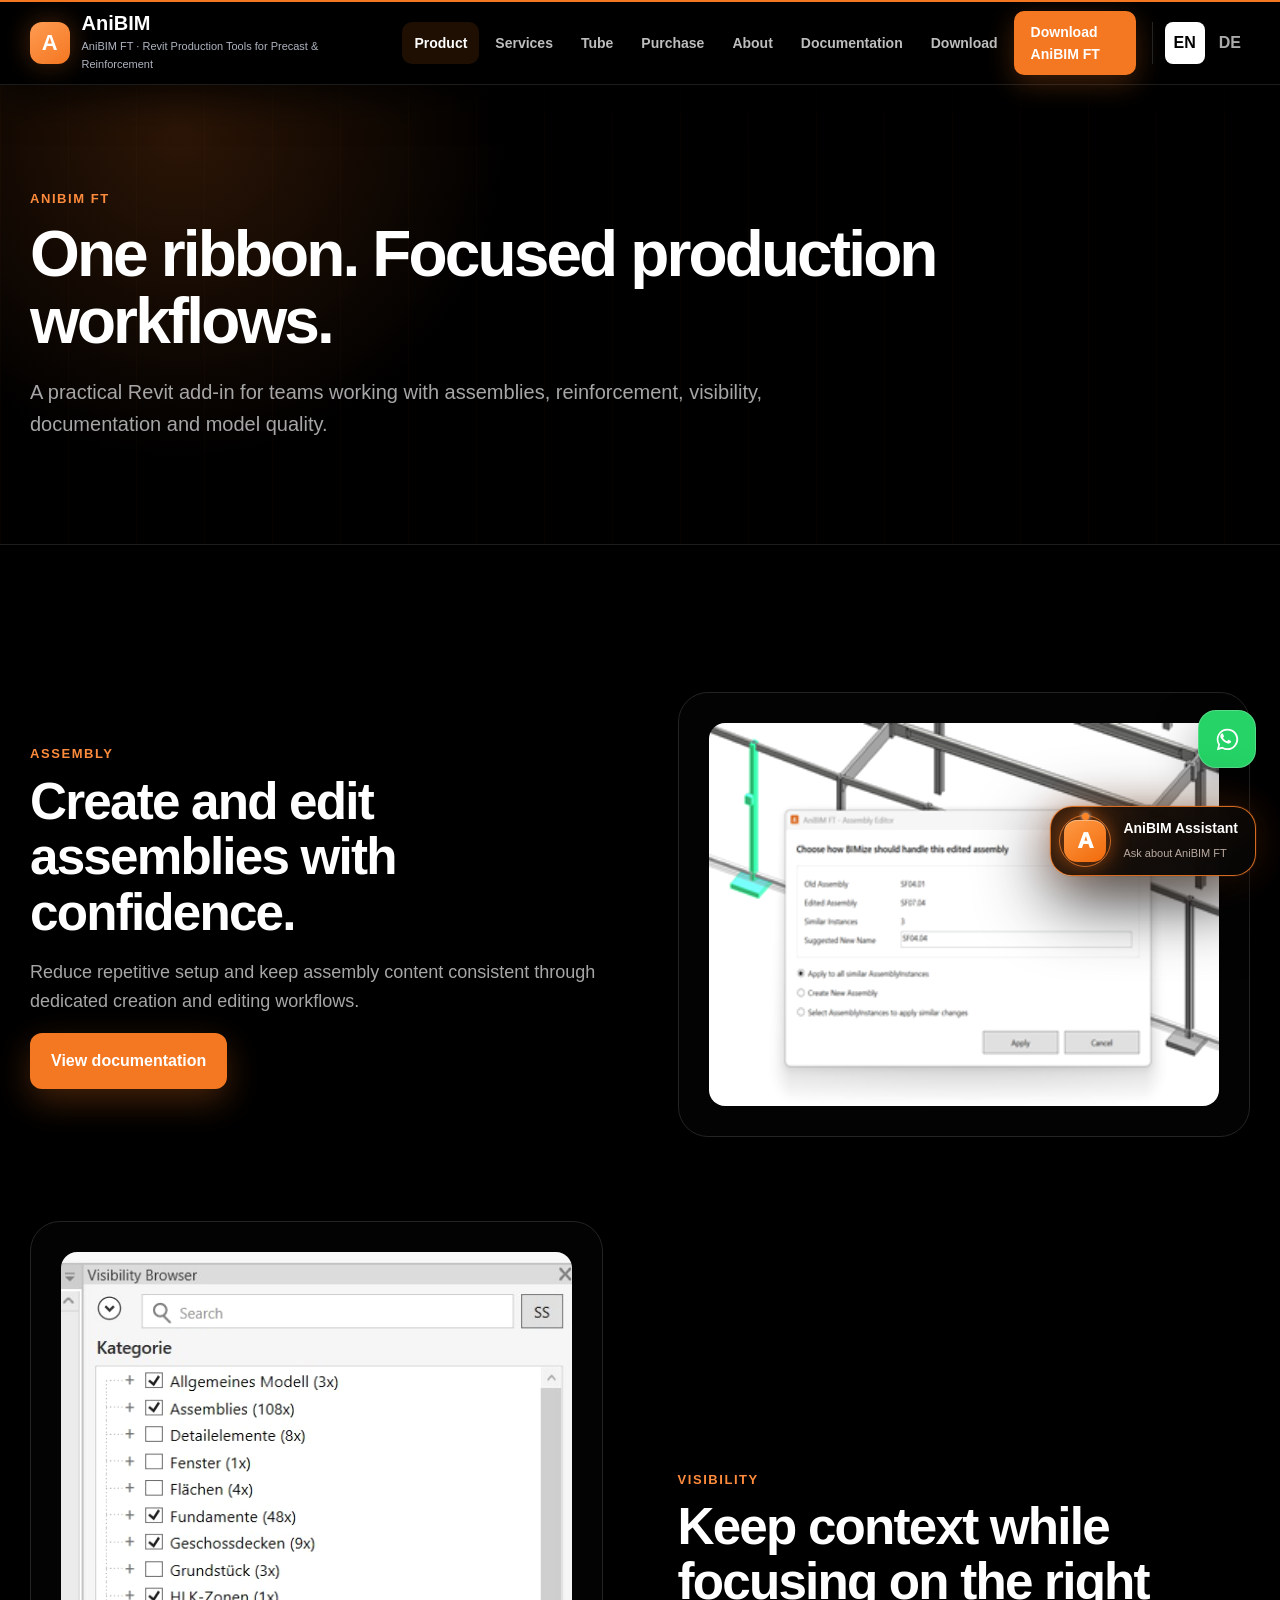
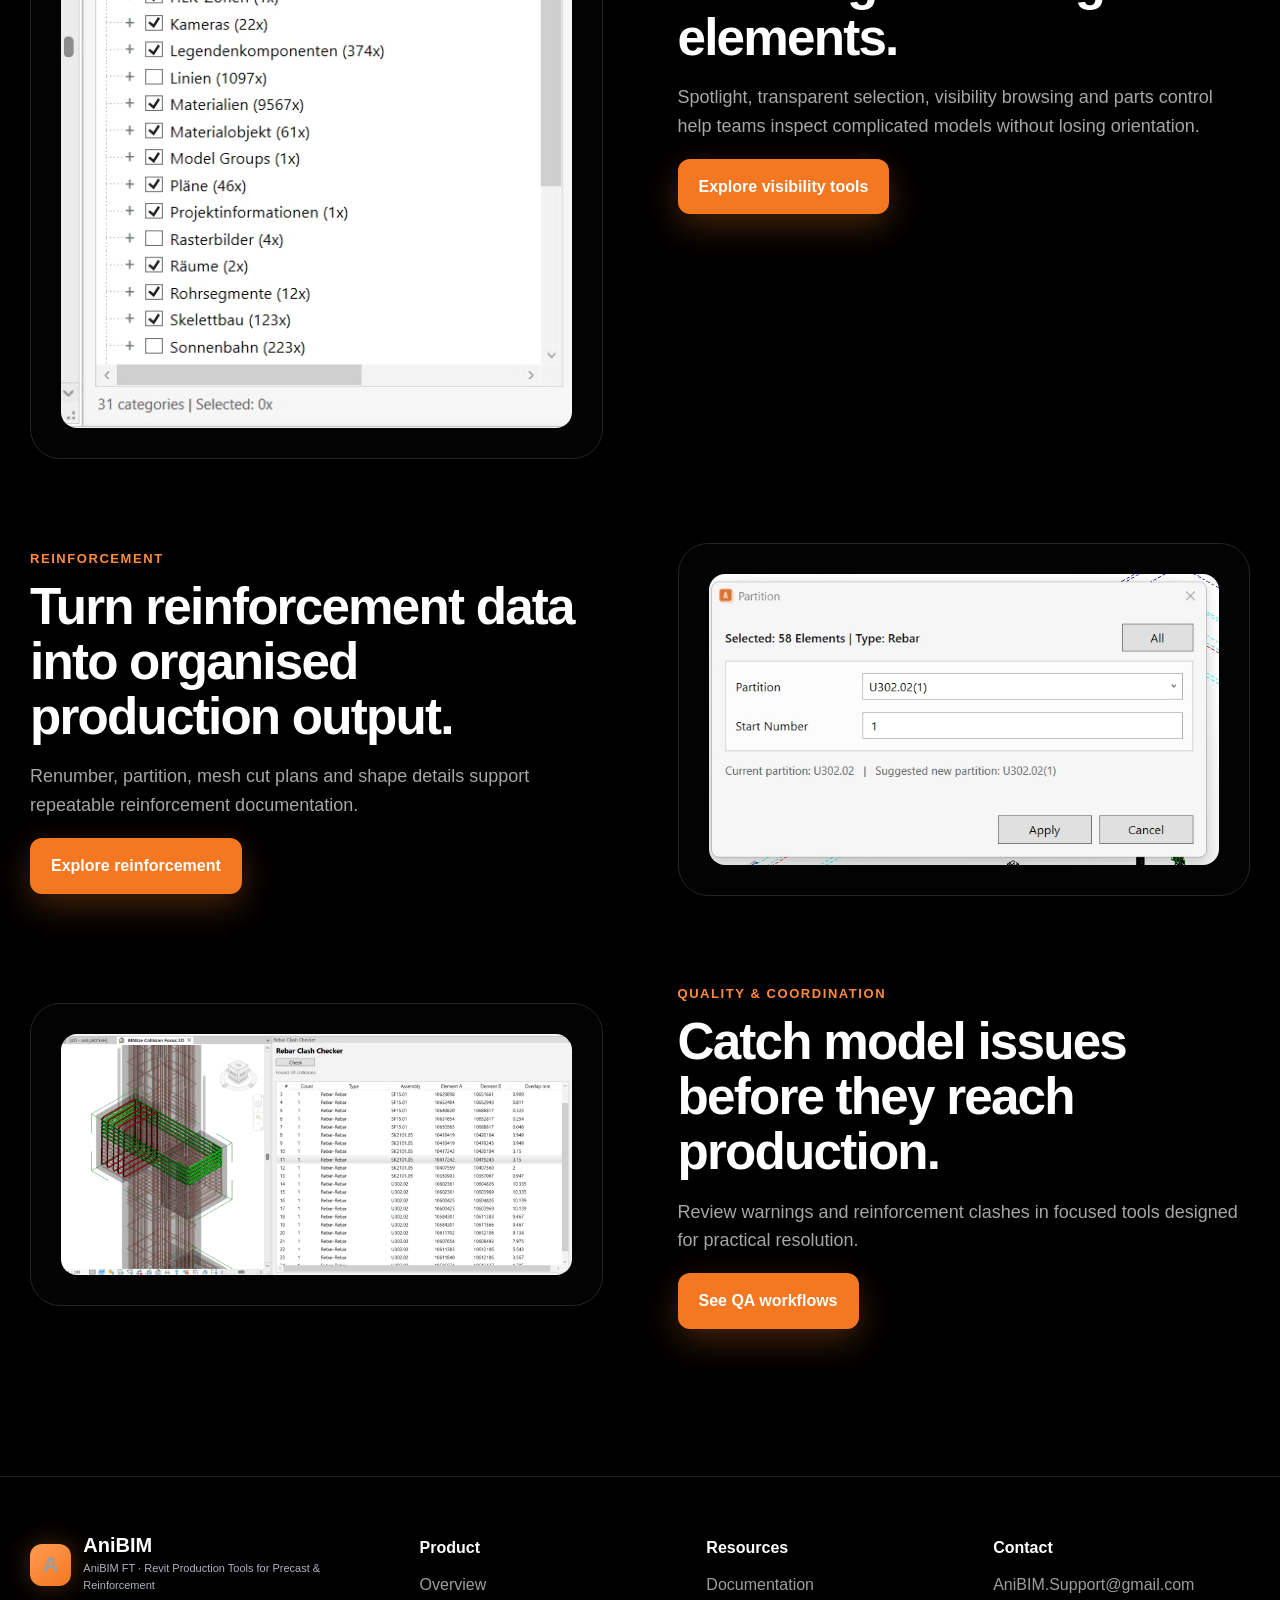
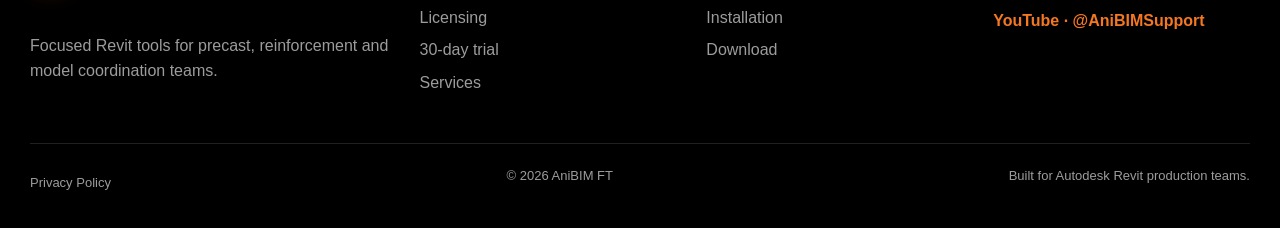
<file: product.html>
<!DOCTYPE html>

<html lang="en"><head><meta charset="utf-8"/><meta content="width=device-width,initial-scale=1" name="viewport"/><meta content="AniBIM FT — practical Revit tools for productive BIM teams." name="description"/><title><span data-lang="en">Product · AniBIM FT</span><span data-lang="de">Produkt · AniBIM FT</span></title><link href="assets/site.css?v=29" rel="stylesheet"/></head><body class="lang-en"><header class="site-header"><div class="shell navbar"><a class="brand" data-keep-lang="true" href="index.html"><span class="mark">A</span><span><strong>AniBIM</strong><small><span data-lang="en">AniBIM FT · Revit Production Tools for Precast & Reinforcement</span><span data-lang="de">AniBIM FT · Revit-Produktionswerkzeuge für Fertigteil & Bewehrung</span></small></span></a><div class="nav-wrap"><nav class="nav-links"><a class="nav-link active" data-keep-lang="true" href="product.html"><span data-lang="en">Product</span><span data-lang="de">Produkt</span></a><a class="nav-link" data-keep-lang="true" href="service.html"><span data-lang="en">Services</span><span data-lang="de">Services</span></a><a class="nav-link" data-keep-lang="true" href="tube.html"><span data-lang="en">Tube</span><span data-lang="de">Tube</span></a><a class="nav-link" data-keep-lang="true" href="pricing.html"><span data-lang="en">Purchase</span><span data-lang="de">Kaufen</span></a><a class="nav-link" data-keep-lang="true" href="about.html"><span data-lang="en">About</span><span data-lang="de">Über uns</span></a><a class="nav-link" data-keep-lang="true" href="docs.html"><span data-lang="en">Documentation</span><span data-lang="de">Dokumentation</span></a><a class="nav-link" data-keep-lang="true" href="download.html"><span data-lang="en">Download</span><span data-lang="de">Download</span></a><a class="nav-link cta" href="https://github.com/AniBIMSupport/AniBIM-FT-Help/releases/download/v1.0.0/AniBIM_FT_1.0.0_Setup.exe" download><span data-lang="en">Download AniBIM FT</span><span data-lang="de">AniBIM FT herunterladen</span></a></nav><div class="lang"><button aria-label="Switch to English" data-switch-lang="en" onclick="setLanguage('en')" type="button">EN</button><button aria-label="Zur deutschen Sprache wechseln" data-switch-lang="de" onclick="setLanguage('de')" type="button">DE</button></div></div></div></header><section class="page-hero"><div class="shell"><span class="kicker">AniBIM FT</span><h1><span data-lang="en">One ribbon. Focused production workflows.</span><span data-lang="de">Ein Menüband. Fokussierte Produktions-Workflows.</span></h1><p><span data-lang="en">A practical Revit add-in for teams working with assemblies, reinforcement, visibility, documentation and model quality.</span><span data-lang="de">Ein praktisches Revit-Add-in für Teams, die mit Baugruppen, Bewehrung, Sichtbarkeit, Dokumentation und Modellqualität arbeiten.</span></p></div></section><section class="section"><div class="shell"><div class="workflow"><div class="workflow-copy"><span class="kicker"><span data-lang="en">Assembly</span><span data-lang="de">Baugruppen</span></span><h3><span data-lang="en">Create and edit assemblies with confidence.</span><span data-lang="de">Baugruppen sicher erstellen und bearbeiten.</span></h3><p><span data-lang="en">Reduce repetitive setup and keep assembly content consistent through dedicated creation and editing workflows.</span><span data-lang="de">Reduzieren Sie wiederholte Einrichtungsschritte und halten Sie Baugruppeninhalte mit speziellen Erstellungs- und Bearbeitungsabläufen konsistent.</span></p><a class="btn orange" data-keep-lang="true" href="docs.html#assembly"><span data-lang="en">View documentation</span><span data-lang="de">Dokumentation anzeigen</span></a></div><div class="workflow-media"><img src="assets/tooltips/AssemblyEditor_Tooltip.png"/></div></div><div class="workflow reverse"><div class="workflow-copy"><span class="kicker"><span data-lang="en">Visibility</span><span data-lang="de">Sichtbarkeit</span></span><h3><span data-lang="en">Keep context while focusing on the right elements.</span><span data-lang="de">Den Kontext behalten und sich auf die richtigen Elemente konzentrieren.</span></h3><p><span data-lang="en">Spotlight, transparent selection, visibility browsing and parts control help teams inspect complicated models without losing orientation.</span><span data-lang="de">Spotlight, transparente Auswahl, Sichtbarkeitsbrowser und Teilekontrolle helfen Teams, komplexe Modelle zu prüfen, ohne die Orientierung zu verlieren.</span></p><a class="btn orange" data-keep-lang="true" href="docs.html#selection"><span data-lang="en">Explore visibility tools</span><span data-lang="de">Sichtbarkeitswerkzeuge erkunden</span></a></div><div class="workflow-media"><img src="assets/visibility_browser.jpg"/></div></div><div class="workflow"><div class="workflow-copy"><span class="kicker"><span data-lang="en">Reinforcement</span><span data-lang="de">Bewehrung</span></span><h3><span data-lang="en">Turn reinforcement data into organised production output.</span><span data-lang="de">Bewehrungsdaten in organisierte Produktionsergebnisse umwandeln.</span></h3><p><span data-lang="en">Renumber, partition, mesh cut plans and shape details support repeatable reinforcement documentation.</span><span data-lang="de">Neunummerierung, Partitionierung, Mattenzuschnittpläne und Formdetails unterstützen eine reproduzierbare Bewehrungsdokumentation.</span></p><a class="btn orange" data-keep-lang="true" href="docs.html#reinforcement"><span data-lang="en">Explore reinforcement</span><span data-lang="de">Bewehrung erkunden</span></a></div><div class="workflow-media"><img src="assets/partition.jpg"/></div></div><div class="workflow reverse"><div class="workflow-copy"><span class="kicker"><span data-lang="en">Quality &amp; coordination</span><span data-lang="de">Qualität und Koordination</span></span><h3><span data-lang="en">Catch model issues before they reach production.</span><span data-lang="de">Modellprobleme erkennen, bevor sie die Produktion erreichen.</span></h3><p><span data-lang="en">Review warnings and reinforcement clashes in focused tools designed for practical resolution.</span><span data-lang="de">Prüfen Sie Warnungen und Bewehrungskollisionen mit fokussierten Werkzeugen für eine praxisnahe Behebung.</span></p><a class="btn orange" data-keep-lang="true" href="docs.html#review"><span data-lang="en">See QA workflows</span><span data-lang="de">QA-Arbeitsabläufe anzeigen</span></a></div><div class="workflow-media"><img src="assets/clash_panel.jpg"/></div></div></div></section><footer class="footer"><div class="shell"><div class="footer-grid"><div><a class="brand" data-keep-lang="true" href="index.html"><span class="mark">A</span><span><strong>AniBIM</strong><small><span data-lang="en">AniBIM FT · Revit Production Tools for Precast & Reinforcement</span><span data-lang="de">AniBIM FT · Revit-Produktionswerkzeuge für Fertigteil & Bewehrung</span></small></span></a><p style="max-width:360px"><span data-lang="en">Focused Revit tools for precast, reinforcement and model coordination teams.</span><span data-lang="de">Fokussierte Revit-Werkzeuge für Fertigteil-, Bewehrungs- und Koordinationsteams.</span></p></div><div><h4><span data-lang="en">Product</span><span data-lang="de">Produkt</span></h4><a data-keep-lang="true" href="product.html"><span data-lang="en">Overview</span><span data-lang="de">Übersicht</span></a><a data-keep-lang="true" href="pricing.html"><span data-lang="en">Licensing</span><span data-lang="de">Lizenzierung</span></a><a data-keep-lang="true" href="download.html"><span data-lang="en">30-day trial</span><span data-lang="de">30-Tage-Test</span></a><a data-keep-lang="true" href="service.html"><span data-lang="en">Services</span><span data-lang="de">Services</span></a></div><div><h4><span data-lang="en">Resources</span><span data-lang="de">Ressourcen</span></h4><a data-keep-lang="true" href="docs.html"><span data-lang="en">Documentation</span><span data-lang="de">Dokumentation</span></a><a data-keep-lang="true" href="install.html"><span data-lang="en">Installation</span><span data-lang="de">Installation</span></a><a data-keep-lang="true" href="download.html"><span data-lang="en">Download</span><span data-lang="de">Download</span></a></div><div><h4><span data-lang="en">Contact</span><span data-lang="de">Kontakt</span></h4><a href="mailto:AniBIM.Support@gmail.com">AniBIM.Support@gmail.com</a><a class="youtube-link" href="https://www.youtube.com/@AniBIMSupport" rel="noopener noreferrer" target="_blank">YouTube · @AniBIMSupport</a></div></div><div class="footer-bottom"><span><a data-keep-lang="true" href="privacy.html"><span data-lang="en">Privacy Policy</span><span data-lang="de">Datenschutz</span></a></span><span><span data-lang="en">© 2026 AniBIM FT</span><span data-lang="de">© 2026 AniBIM FT</span></span><span><span data-lang="en">Built for Autodesk Revit production teams.</span><span data-lang="de">Entwickelt für Produktionsteams mit Autodesk Revit.</span></span></div></div></footer><script src="assets/site.js?v=20260827-v14"></script></body></html>
</file>
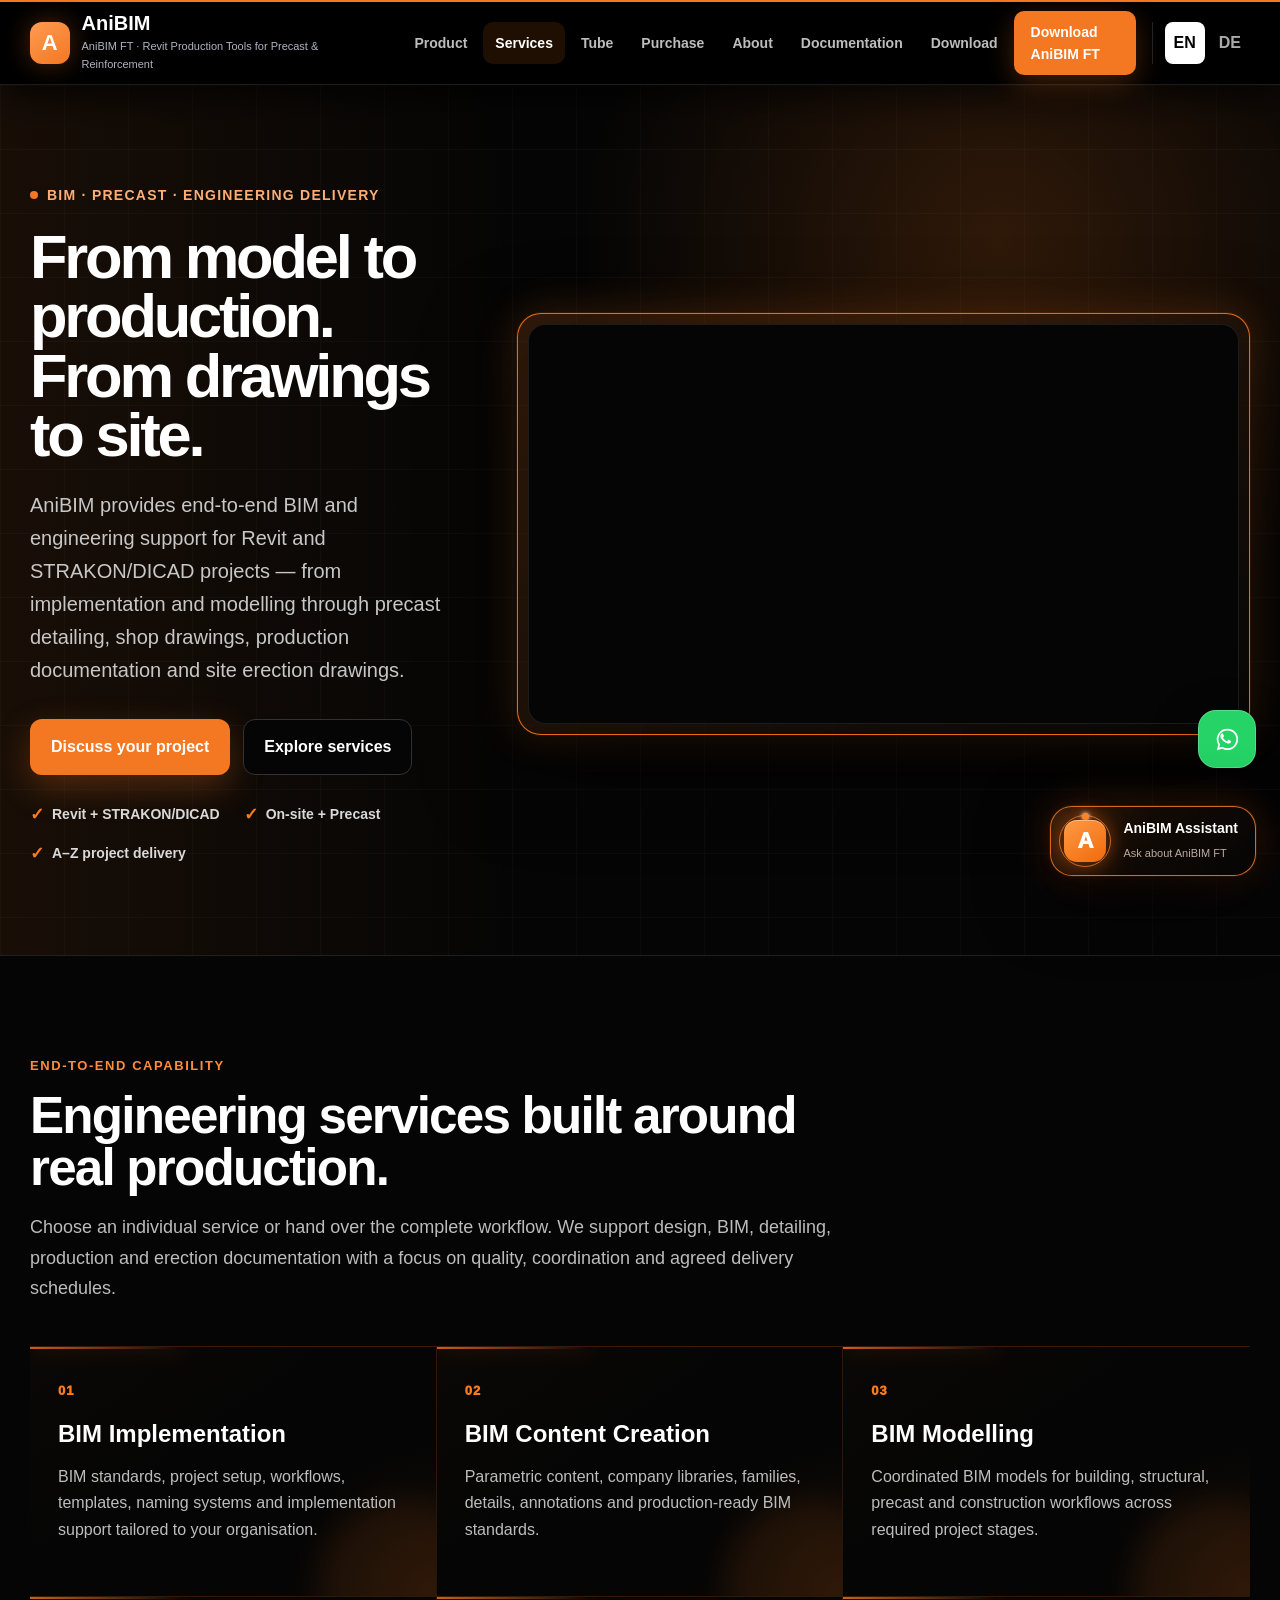
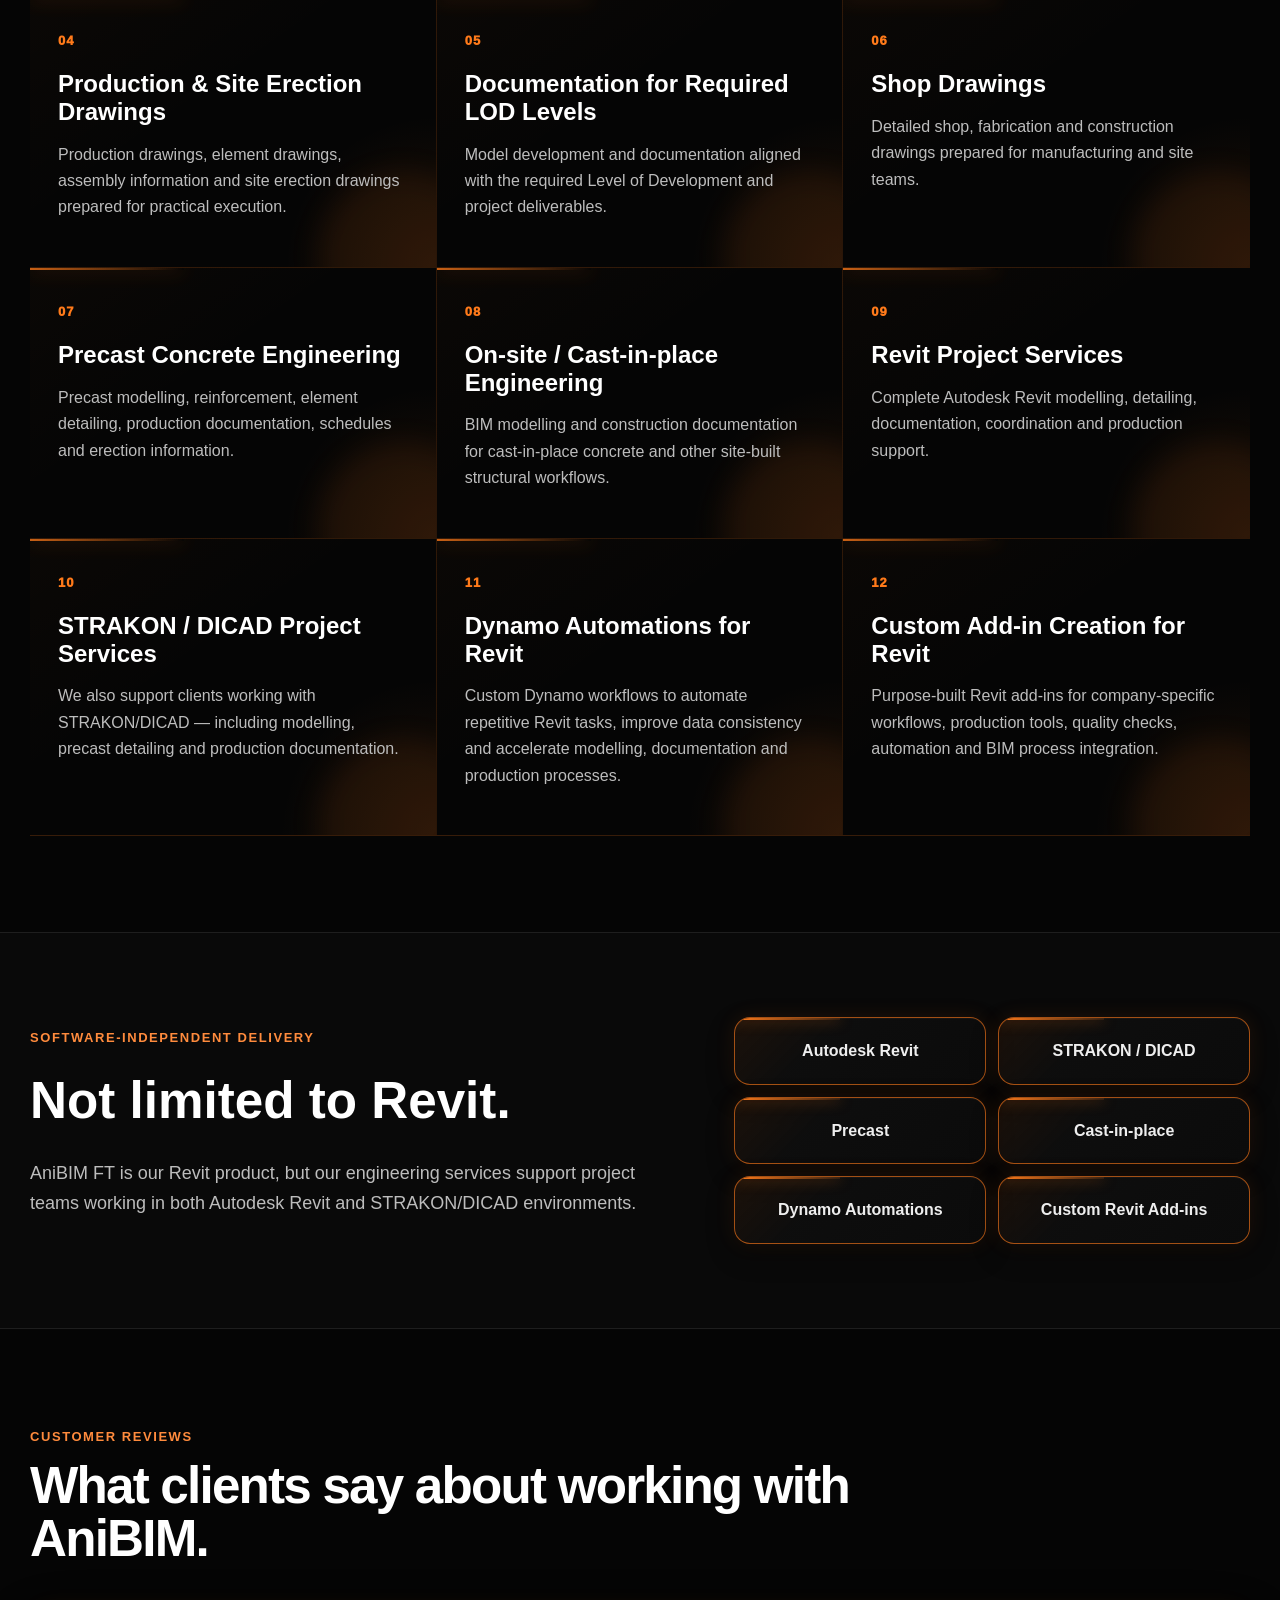
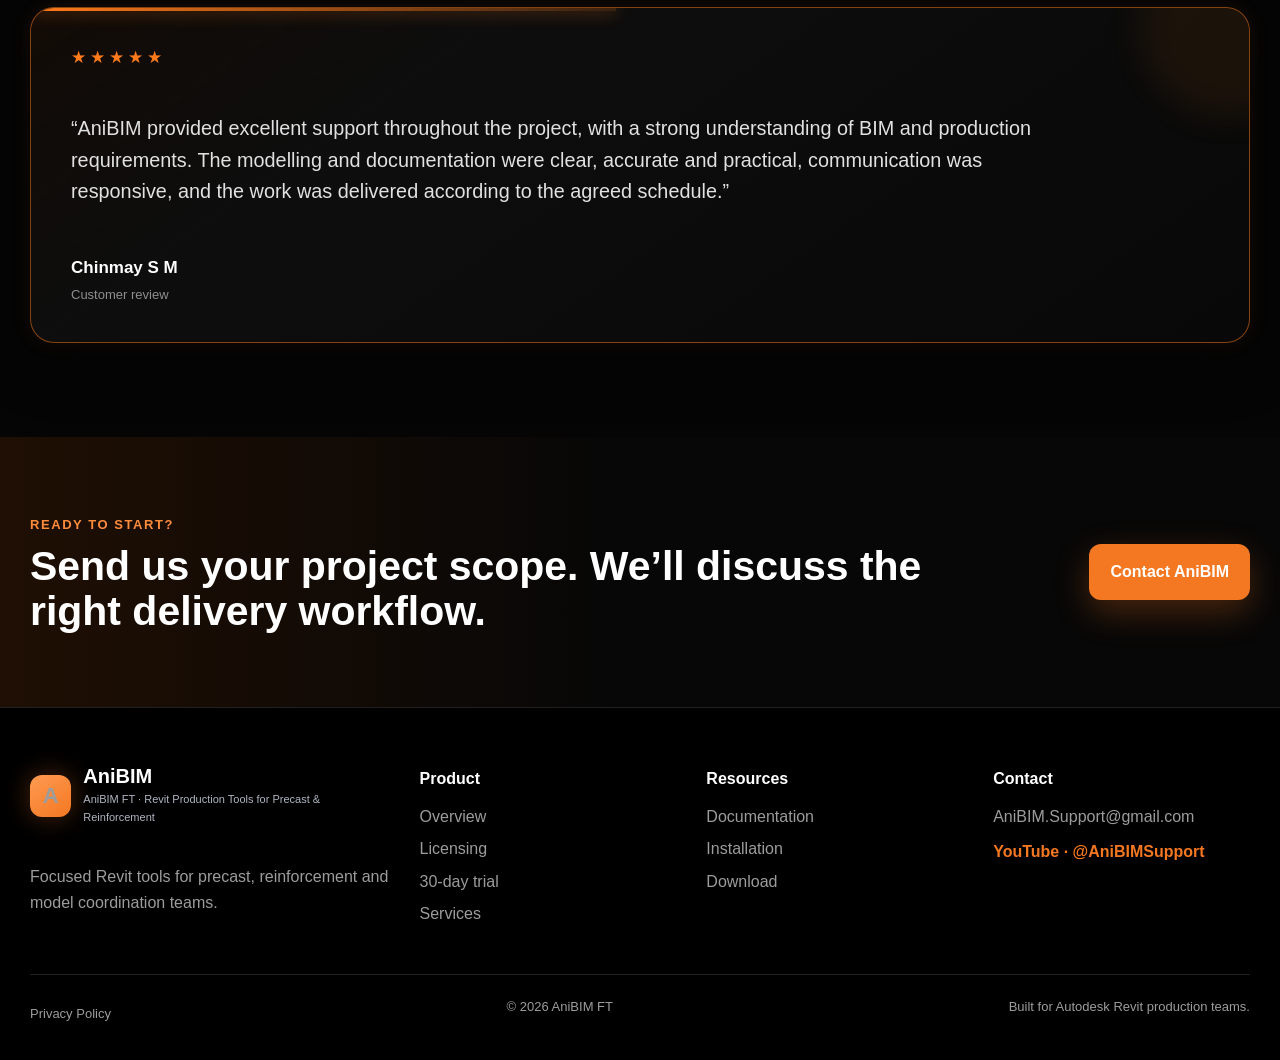
<file: service.html>
<!DOCTYPE html>
<html lang="en">
<head>
<meta charset="utf-8"/>
<meta name="viewport" content="width=device-width,initial-scale=1"/>
<meta name="description" content="AniBIM BIM and engineering services for Revit and STRAKON/DICAD projects — BIM implementation, modelling, precast detailing, production drawings, shop drawings and end-to-end documentation."/>
<title>AniBIM Services — BIM, Precast & Engineering Delivery</title>
<link href="assets/site.css?v=29" rel="stylesheet"/>
</head>
<body class="lang-en service-page">
<header class="site-header"><div class="shell navbar"><a class="brand" data-keep-lang="true" href="index.html"><span class="mark">A</span><span><strong>AniBIM</strong><small><span data-lang="en">AniBIM FT · Revit Production Tools for Precast & Reinforcement</span><span data-lang="de">AniBIM FT · Revit-Produktionswerkzeuge für Fertigteil & Bewehrung</span></small></span></a><div class="nav-wrap"><nav class="nav-links"><a class="nav-link" data-keep-lang="true" href="product.html"><span data-lang="en">Product</span><span data-lang="de">Produkt</span></a><a class="nav-link active" data-keep-lang="true" href="service.html"><span data-lang="en">Services</span><span data-lang="de">Services</span></a><a class="nav-link" data-keep-lang="true" href="tube.html"><span data-lang="en">Tube</span><span data-lang="de">Tube</span></a><a class="nav-link" data-keep-lang="true" href="pricing.html"><span data-lang="en">Purchase</span><span data-lang="de">Kaufen</span></a><a class="nav-link" data-keep-lang="true" href="about.html"><span data-lang="en">About</span><span data-lang="de">Über uns</span></a><a class="nav-link" data-keep-lang="true" href="docs.html"><span data-lang="en">Documentation</span><span data-lang="de">Dokumentation</span></a><a class="nav-link" data-keep-lang="true" href="download.html"><span data-lang="en">Download</span><span data-lang="de">Download</span></a><a class="nav-link cta" href="https://github.com/AniBIMSupport/AniBIM-FT-Help/releases/download/v1.0.0/AniBIM_FT_1.0.0_Setup.exe" download><span data-lang="en">Download AniBIM FT</span><span data-lang="de">AniBIM FT herunterladen</span></a></nav><div class="lang"><button aria-label="Switch to English" data-switch-lang="en" onclick="setLanguage('en')" type="button">EN</button><button aria-label="Zur deutschen Sprache wechseln" data-switch-lang="de" onclick="setLanguage('de')" type="button">DE</button></div></div></div></header>
<main>

<section class="service-delivery-hero">
  <div class="shell service-delivery-hero-grid">
    <div class="service-delivery-copy">
      <span class="eyebrow">
        <span data-lang="en">BIM · PRECAST · ENGINEERING DELIVERY</span>
        <span data-lang="de">BIM · FERTIGTEILE · ENGINEERING DELIVERY</span>
      </span>
      <h1>
        <span data-lang="en">From model to production.<br/>From drawings to site.</span>
        <span data-lang="de">Vom Modell bis zur Produktion.<br/>Von Zeichnungen bis zur Baustelle.</span>
      </h1>
      <p class="lead">
        <span data-lang="en">AniBIM provides end-to-end BIM and engineering support for Revit and STRAKON/DICAD projects — from implementation and modelling through precast detailing, shop drawings, production documentation and site erection drawings.</span>
        <span data-lang="de">AniBIM bietet durchgängige BIM- und Engineering-Unterstützung für Revit- und STRAKON/DICAD-Projekte — von Implementierung und Modellierung über Fertigteilplanung, Werkstattzeichnungen und Produktionsdokumentation bis zu Montageplänen.</span>
      </p>
      <div class="hero-actions">
        <a class="btn primary" href="mailto:AniBIM.Support@gmail.com?subject=AniBIM%20Engineering%20Services">
          <span data-lang="en">Discuss your project</span>
          <span data-lang="de">Projekt besprechen</span>
        </a>
        <a class="btn secondary" href="#services">
          <span data-lang="en">Explore services</span>
          <span data-lang="de">Services ansehen</span>
        </a>
      </div>
      <div class="service-proof-row">
        <span><b>✓</b><span data-lang="en">Revit + STRAKON/DICAD</span><span data-lang="de">Revit + STRAKON/DICAD</span></span>
        <span><b>✓</b><span data-lang="en">On-site + Precast</span><span data-lang="de">Ortbeton + Fertigteil</span></span>
        <span><b>✓</b><span data-lang="en">A–Z project delivery</span><span data-lang="de">A–Z Projektabwicklung</span></span>
      </div>
    </div>

    <div class="service-video-card">
      <div class="service-video-media">
        <iframe class="service-landing-video service-youtube-video"
                src="https://www.youtube-nocookie.com/embed/WDpeeuQc_Mc?rel=0"
                title="AniBIM BIM, Precast & Engineering Services"
                loading="lazy"
                allow="accelerometer; autoplay; clipboard-write; encrypted-media; gyroscope; picture-in-picture; web-share"
                referrerpolicy="strict-origin-when-cross-origin"
                allowfullscreen></iframe>
        <div class="service-video-caption">
          <span class="kicker"><span data-lang="en">PROJECT DELIVERY</span><span data-lang="de">PROJEKTABWICKLUNG</span></span>
          <h3><span data-lang="en">See how AniBIM supports BIM, precast and production workflows.</span><span data-lang="de">Sehen Sie, wie AniBIM BIM-, Fertigteil- und Produktionsabläufe unterstützt.</span></h3>
        </div>
      </div>
    </div>
  </div>
</section>

<section class="service-delivery-section" id="services">
  <div class="shell">
    <div class="service-delivery-heading">
      <span class="kicker"><span data-lang="en">END-TO-END CAPABILITY</span><span data-lang="de">DURCHGÄNGIGE KOMPETENZ</span></span>
      <h2><span data-lang="en">Engineering services built around real production.</span><span data-lang="de">Engineering-Services für reale Produktionsabläufe.</span></h2>
      <p><span data-lang="en">Choose an individual service or hand over the complete workflow. We support design, BIM, detailing, production and erection documentation with a focus on quality, coordination and agreed delivery schedules.</span><span data-lang="de">Beauftragen Sie einzelne Leistungen oder den kompletten Workflow. Wir unterstützen Planung, BIM, Detaillierung, Produktion und Montagedokumentation mit Fokus auf Qualität, Koordination und vereinbarte Termine.</span></p>
    </div>

    <div class="engineering-service-grid">
      <article class="engineering-service-card">
        <span class="service-number">01</span>
        <h3><span data-lang="en">BIM Implementation</span><span data-lang="de">BIM-Implementierung</span></h3>
        <p><span data-lang="en">BIM standards, project setup, workflows, templates, naming systems and implementation support tailored to your organisation.</span><span data-lang="de">BIM-Standards, Projektaufbau, Workflows, Vorlagen, Benennungssysteme und Implementierungsunterstützung für Ihr Unternehmen.</span></p>
      </article>

      <article class="engineering-service-card">
        <span class="service-number">02</span>
        <h3><span data-lang="en">BIM Content Creation</span><span data-lang="de">BIM-Content-Erstellung</span></h3>
        <p><span data-lang="en">Parametric content, company libraries, families, details, annotations and production-ready BIM standards.</span><span data-lang="de">Parametrische Inhalte, Unternehmensbibliotheken, Familien, Details, Beschriftungen und produktionsreife BIM-Standards.</span></p>
      </article>

      <article class="engineering-service-card">
        <span class="service-number">03</span>
        <h3><span data-lang="en">BIM Modelling</span><span data-lang="de">BIM-Modellierung</span></h3>
        <p><span data-lang="en">Coordinated BIM models for building, structural, precast and construction workflows across required project stages.</span><span data-lang="de">Koordinierte BIM-Modelle für Gebäude-, Tragwerks-, Fertigteil- und Bauabläufe über die erforderlichen Projektphasen.</span></p>
      </article>

      <article class="engineering-service-card">
        <span class="service-number">04</span>
        <h3><span data-lang="en">Production & Site Erection Drawings</span><span data-lang="de">Produktions- & Montagezeichnungen</span></h3>
        <p><span data-lang="en">Production drawings, element drawings, assembly information and site erection drawings prepared for practical execution.</span><span data-lang="de">Produktionszeichnungen, Elementpläne, Baugruppeninformationen und Montagepläne für die praktische Ausführung.</span></p>
      </article>

      <article class="engineering-service-card">
        <span class="service-number">05</span>
        <h3><span data-lang="en">Documentation for Required LOD Levels</span><span data-lang="de">Dokumentation für erforderliche LOD-Stufen</span></h3>
        <p><span data-lang="en">Model development and documentation aligned with the required Level of Development and project deliverables.</span><span data-lang="de">Modellentwicklung und Dokumentation abgestimmt auf den erforderlichen Level of Development und die Projektanforderungen.</span></p>
      </article>

      <article class="engineering-service-card">
        <span class="service-number">06</span>
        <h3><span data-lang="en">Shop Drawings</span><span data-lang="de">Werkstatt- & Ausführungszeichnungen</span></h3>
        <p><span data-lang="en">Detailed shop, fabrication and construction drawings prepared for manufacturing and site teams.</span><span data-lang="de">Detaillierte Werkstatt-, Fertigungs- und Ausführungszeichnungen für Produktion und Baustelle.</span></p>
      </article>

      <article class="engineering-service-card">
        <span class="service-number">07</span>
        <h3><span data-lang="en">Precast Concrete Engineering</span><span data-lang="de">Fertigteilplanung</span></h3>
        <p><span data-lang="en">Precast modelling, reinforcement, element detailing, production documentation, schedules and erection information.</span><span data-lang="de">Fertigteilmodellierung, Bewehrung, Elementdetaillierung, Produktionsdokumentation, Listen und Montageinformationen.</span></p>
      </article>

      <article class="engineering-service-card">
        <span class="service-number">08</span>
        <h3><span data-lang="en">On-site / Cast-in-place Engineering</span><span data-lang="de">Ortbeton- & Baustellenplanung</span></h3>
        <p><span data-lang="en">BIM modelling and construction documentation for cast-in-place concrete and other site-built structural workflows.</span><span data-lang="de">BIM-Modellierung und Baudokumentation für Ortbeton und weitere vor Ort ausgeführte Tragwerksabläufe.</span></p>
      </article>

      <article class="engineering-service-card">
        <span class="service-number">09</span>
        <h3><span data-lang="en">Revit Project Services</span><span data-lang="de">Revit-Projektservices</span></h3>
        <p><span data-lang="en">Complete Autodesk Revit modelling, detailing, documentation, coordination and production support.</span><span data-lang="de">Komplette Autodesk-Revit-Leistungen für Modellierung, Detaillierung, Dokumentation, Koordination und Produktion.</span></p>
      </article>

      <article class="engineering-service-card">
        <span class="service-number">10</span>
        <h3><span data-lang="en">STRAKON / DICAD Project Services</span><span data-lang="de">STRAKON / DICAD Projektservices</span></h3>
        <p><span data-lang="en">We also support clients working with STRAKON/DICAD — including modelling, precast detailing and production documentation.</span><span data-lang="de">Wir unterstützen auch Kunden mit STRAKON/DICAD — einschließlich Modellierung, Fertigteildetaillierung und Produktionsdokumentation.</span></p>
      </article>

      <article class="engineering-service-card">
        <span class="service-number">11</span>
        <h3><span data-lang="en">Dynamo Automations for Revit</span><span data-lang="de">Dynamo-Automatisierungen für Revit</span></h3>
        <p><span data-lang="en">Custom Dynamo workflows to automate repetitive Revit tasks, improve data consistency and accelerate modelling, documentation and production processes.</span><span data-lang="de">Individuelle Dynamo-Workflows zur Automatisierung wiederkehrender Revit-Aufgaben, Verbesserung der Datenkonsistenz und Beschleunigung von Modellierung, Dokumentation und Produktionsprozessen.</span></p>
      </article>

      <article class="engineering-service-card">
        <span class="service-number">12</span>
        <h3><span data-lang="en">Custom Add-in Creation for Revit</span><span data-lang="de">Individuelle Revit-Add-in-Entwicklung</span></h3>
        <p><span data-lang="en">Purpose-built Revit add-ins for company-specific workflows, production tools, quality checks, automation and BIM process integration.</span><span data-lang="de">Maßgeschneiderte Revit-Add-ins für unternehmensspezifische Workflows, Produktionswerkzeuge, Qualitätsprüfungen, Automatisierung und BIM-Prozessintegration.</span></p>
      </article>
    </div>
  </div>
</section>

<section class="delivery-platforms">
  <div class="shell delivery-platforms-inner">
    <div>
      <span class="kicker"><span data-lang="en">SOFTWARE-INDEPENDENT DELIVERY</span><span data-lang="de">SOFTWAREÜBERGREIFENDE ABWICKLUNG</span></span>
      <h2><span data-lang="en">Not limited to Revit.</span><span data-lang="de">Nicht auf Revit beschränkt.</span></h2>
      <p><span data-lang="en">AniBIM FT is our Revit product, but our engineering services support project teams working in both Autodesk Revit and STRAKON/DICAD environments.</span><span data-lang="de">AniBIM FT ist unser Revit-Produkt. Unsere Engineering-Services unterstützen jedoch Projektteams sowohl in Autodesk-Revit- als auch in STRAKON/DICAD-Umgebungen.</span></p>
    </div>
    <div class="platform-badges">
      <span>Autodesk Revit</span>
      <span>STRAKON / DICAD</span>
      <span>Precast</span>
      <span>Cast-in-place</span>
      <span>Dynamo Automations</span>
      <span>Custom Revit Add-ins</span>
    </div>
  </div>
</section>

<section class="customer-review-section">
  <div class="shell">
    <div class="service-delivery-heading">
      <span class="kicker"><span data-lang="en">CUSTOMER REVIEWS</span><span data-lang="de">KUNDENSTIMMEN</span></span>
      <h2><span data-lang="en">What clients say about working with AniBIM.</span><span data-lang="de">Was Kunden über die Zusammenarbeit mit AniBIM sagen.</span></h2>
    </div>
    <div class="review-grid">
      <article class="review-card">
        <div class="review-stars" aria-hidden="true">★★★★★</div>
        <p><span data-lang="en">“AniBIM provided excellent support throughout the project, with a strong understanding of BIM and production requirements. The modelling and documentation were clear, accurate and practical, communication was responsive, and the work was delivered according to the agreed schedule.”</span><span data-lang="de">„AniBIM hat das Projekt hervorragend unterstützt und ein sehr gutes Verständnis für BIM- und Produktionsanforderungen gezeigt. Modellierung und Dokumentation waren klar, präzise und praxisgerecht, die Kommunikation war reaktionsschnell und die Arbeit wurde gemäß dem vereinbarten Zeitplan geliefert.“</span></p>
        <div class="review-author">
          <strong>Chinmay S M</strong>
          <span><span data-lang="en">Customer review</span><span data-lang="de">Kundenbewertung</span></span>
        </div>
      </article>
    </div>
  </div>
</section>

<section class="service-final-cta">
  <div class="shell service-final-cta-inner">
    <div>
      <span class="kicker"><span data-lang="en">READY TO START?</span><span data-lang="de">BEREIT ZU STARTEN?</span></span>
      <h2><span data-lang="en">Send us your project scope. We’ll discuss the right delivery workflow.</span><span data-lang="de">Senden Sie uns Ihren Projektumfang. Wir besprechen den passenden Delivery-Workflow.</span></h2>
    </div>
    <a class="btn primary" href="mailto:AniBIM.Support@gmail.com?subject=AniBIM%20Project%20Enquiry">
      <span data-lang="en">Contact AniBIM</span><span data-lang="de">AniBIM kontaktieren</span>
    </a>
  </div>
</section>

</main>
<footer class="footer"><div class="shell"><div class="footer-grid"><div><a class="brand" data-keep-lang="true" href="index.html"><span class="mark">A</span><span><strong>AniBIM</strong><small><span data-lang="en">AniBIM FT · Revit Production Tools for Precast & Reinforcement</span><span data-lang="de">AniBIM FT · Revit-Produktionswerkzeuge für Fertigteil & Bewehrung</span></small></span></a><p style="max-width:360px"><span data-lang="en">Focused Revit tools for precast, reinforcement and model coordination teams.</span><span data-lang="de">Fokussierte Revit-Werkzeuge für Fertigteil-, Bewehrungs- und Koordinationsteams.</span></p></div><div><h4><span data-lang="en">Product</span><span data-lang="de">Produkt</span></h4><a data-keep-lang="true" href="product.html"><span data-lang="en">Overview</span><span data-lang="de">Übersicht</span></a><a data-keep-lang="true" href="pricing.html"><span data-lang="en">Licensing</span><span data-lang="de">Lizenzierung</span></a><a data-keep-lang="true" href="download.html"><span data-lang="en">30-day trial</span><span data-lang="de">30-Tage-Test</span></a><a data-keep-lang="true" href="service.html"><span data-lang="en">Services</span><span data-lang="de">Services</span></a></div><div><h4><span data-lang="en">Resources</span><span data-lang="de">Ressourcen</span></h4><a data-keep-lang="true" href="docs.html"><span data-lang="en">Documentation</span><span data-lang="de">Dokumentation</span></a><a data-keep-lang="true" href="install.html"><span data-lang="en">Installation</span><span data-lang="de">Installation</span></a><a data-keep-lang="true" href="download.html"><span data-lang="en">Download</span><span data-lang="de">Download</span></a></div><div><h4><span data-lang="en">Contact</span><span data-lang="de">Kontakt</span></h4><a href="mailto:AniBIM.Support@gmail.com">AniBIM.Support@gmail.com</a><a class="youtube-link" href="https://www.youtube.com/@AniBIMSupport" rel="noopener noreferrer" target="_blank">YouTube · @AniBIMSupport</a></div></div><div class="footer-bottom"><span><a data-keep-lang="true" href="privacy.html"><span data-lang="en">Privacy Policy</span><span data-lang="de">Datenschutz</span></a></span><span><span data-lang="en">© 2026 AniBIM FT</span><span data-lang="de">© 2026 AniBIM FT</span></span><span><span data-lang="en">Built for Autodesk Revit production teams.</span><span data-lang="de">Entwickelt für Produktionsteams mit Autodesk Revit.</span></span></div></div></footer><script src="assets/site.js?v=20260827-v14"></script>
</body>
</html>
</file>
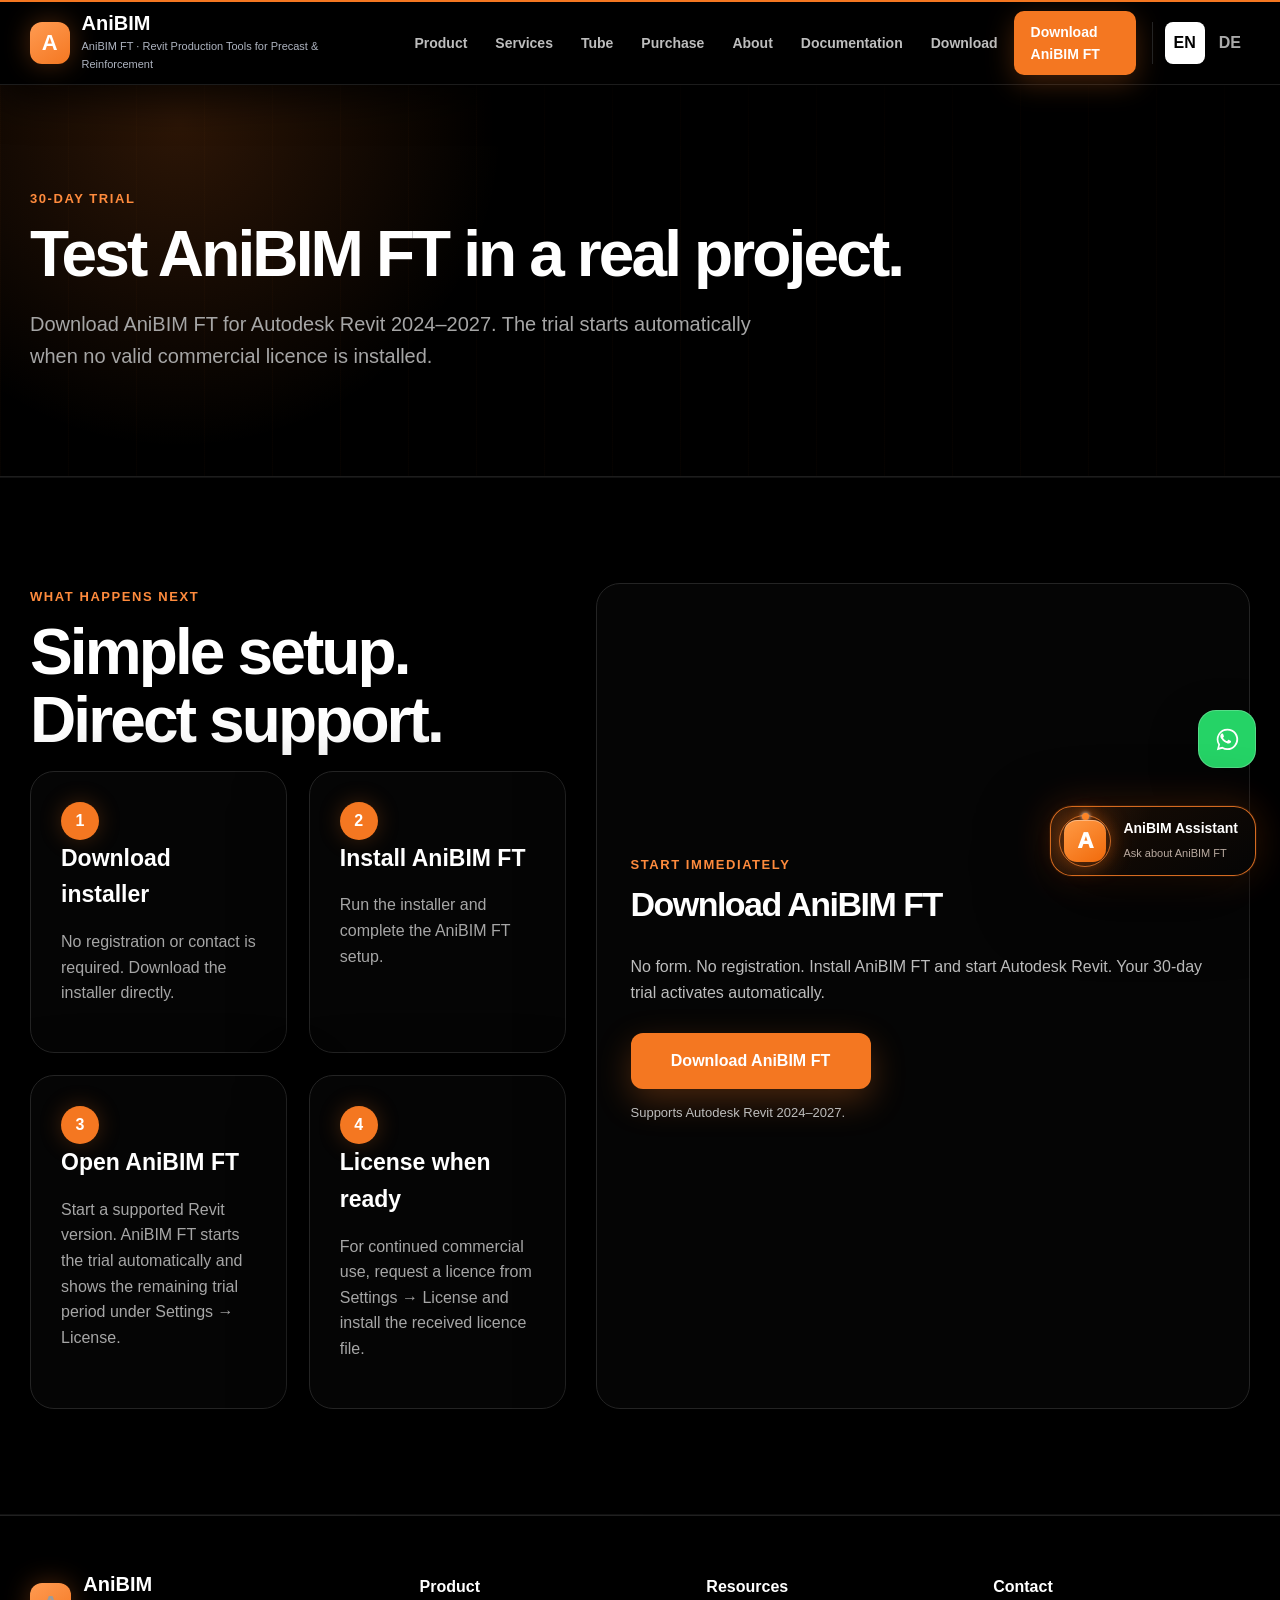
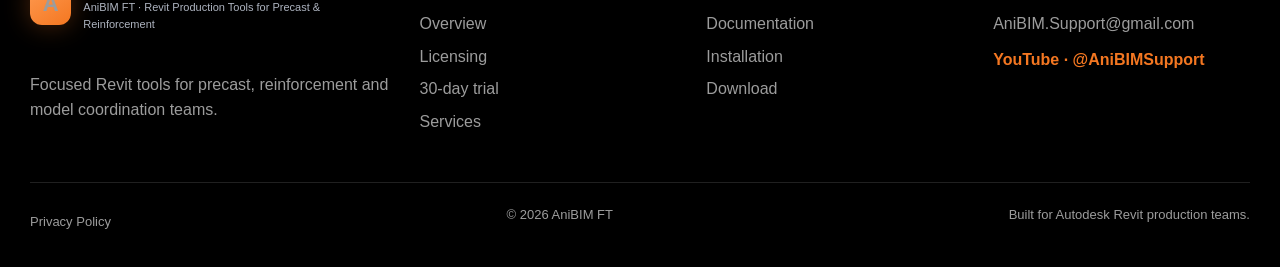
<file: trial.html>
<!DOCTYPE html>

<html lang="en"><head><meta charset="utf-8"/><meta content="width=device-width,initial-scale=1" name="viewport"/><meta content="AniBIM FT — practical Revit tools for productive BIM teams." name="description"/><title><span data-lang="en">Trial · AniBIM FT</span><span data-lang="de">Testversion · AniBIM FT</span></title><link href="assets/site.css?v=29" rel="stylesheet"/></head><body class="lang-en"><header class="site-header"><div class="shell navbar"><a class="brand" data-keep-lang="true" href="index.html"><span class="mark">A</span><span><strong>AniBIM</strong><small><span data-lang="en">AniBIM FT · Revit Production Tools for Precast & Reinforcement</span><span data-lang="de">AniBIM FT · Revit-Produktionswerkzeuge für Fertigteil & Bewehrung</span></small></span></a><div class="nav-wrap"><nav class="nav-links"><a class="nav-link" data-keep-lang="true" href="product.html"><span data-lang="en">Product</span><span data-lang="de">Produkt</span></a><a class="nav-link" data-keep-lang="true" href="service.html"><span data-lang="en">Services</span><span data-lang="de">Services</span></a><a class="nav-link" data-keep-lang="true" href="tube.html"><span data-lang="en">Tube</span><span data-lang="de">Tube</span></a><a class="nav-link" data-keep-lang="true" href="pricing.html"><span data-lang="en">Purchase</span><span data-lang="de">Kaufen</span></a><a class="nav-link" data-keep-lang="true" href="about.html"><span data-lang="en">About</span><span data-lang="de">Über uns</span></a><a class="nav-link" data-keep-lang="true" href="docs.html"><span data-lang="en">Documentation</span><span data-lang="de">Dokumentation</span></a><a class="nav-link" data-keep-lang="true" href="download.html"><span data-lang="en">Download</span><span data-lang="de">Download</span></a><a class="nav-link cta" href="https://github.com/AniBIMSupport/AniBIM-FT-Help/releases/download/v1.0.0/AniBIM_FT_1.0.0_Setup.exe" download><span data-lang="en">Download AniBIM FT</span><span data-lang="de">AniBIM FT herunterladen</span></a></nav><div class="lang"><button aria-label="Switch to English" data-switch-lang="en" onclick="setLanguage('en')" type="button">EN</button><button aria-label="Zur deutschen Sprache wechseln" data-switch-lang="de" onclick="setLanguage('de')" type="button">DE</button></div></div></div></header><section class="page-hero"><div class="shell"><span class="kicker"><span data-lang="en">30-day trial</span><span data-lang="de">30-Tage-Testversion</span></span><h1><span data-lang="en">Test AniBIM FT in a real project.</span><span data-lang="de">Testen Sie AniBIM FT in einem echten Projekt.</span></h1><p><span data-lang="en">Download AniBIM FT for Autodesk Revit 2024–2027. The trial starts automatically when no valid commercial licence is installed.</span><span data-lang="de">Laden Sie AniBIM FT für Autodesk Revit 2024–2027 direkt herunter. Die 30-Tage-Testversion startet automatisch, wenn keine gültige kommerzielle Lizenz installiert ist.</span></p></div></section><section class="section alt"><div class="shell form-grid"><div><span class="kicker"><span data-lang="en">What happens next</span><span data-lang="de">So geht es weiter</span></span><h2><span data-lang="en">Simple setup. Direct support.</span><span data-lang="de">Einfache Einrichtung. Direkter Support.</span></h2><div class="grid two"><div class="card"><div class="number">1</div><h3><span data-lang="en">Download installer</span><span data-lang="de">Installer herunterladen</span></h3><p><span data-lang="en">No registration or contact is required. Download the installer directly.</span><span data-lang="de">Keine Registrierung oder Kontaktaufnahme erforderlich. Laden Sie den Installer direkt herunter.</span></p></div><div class="card"><div class="number">2</div><h3><span data-lang="en">Install AniBIM FT</span><span data-lang="de">AniBIM FT installieren</span></h3><p><span data-lang="en">Run the installer and complete the AniBIM FT setup.</span><span data-lang="de">Führen Sie den Installer aus und schließen Sie die AniBIM-FT-Installation ab.</span></p></div><div class="card"><div class="number">3</div><h3><span data-lang="en">Open AniBIM FT</span><span data-lang="de">AniBIM FT öffnen</span></h3><p><span data-lang="en">Start a supported Revit version. AniBIM FT starts the trial automatically and shows the remaining trial period under Settings → License.</span><span data-lang="de">Starten Sie eine unterstützte Revit-Version. AniBIM FT startet die Testversion automatisch und zeigt die verbleibende Testdauer unter Einstellungen → Lizenz an.</span></p></div><div class="card"><div class="number">4</div><h3><span data-lang="en">License when ready</span><span data-lang="de">Bei Bedarf lizenzieren</span></h3><p><span data-lang="en">For continued commercial use, request a licence from Settings → License and install the received licence file.</span><span data-lang="de">Für die weitere kommerzielle Nutzung fordern Sie unter Einstellungen → Lizenz eine Lizenz an und installieren die erhaltene Lizenzdatei.</span></p></div></div></div><div class="form-card direct-trial-card"><span class="kicker"><span data-lang="en">Start immediately</span><span data-lang="de">Sofort starten</span></span><h2 style="font-size:34px"><span data-lang="en">Download AniBIM FT</span><span data-lang="de">AniBIM FT herunterladen</span></h2><p><span data-lang="en">No form. No registration. Install AniBIM FT and start Autodesk Revit. Your 30-day trial activates automatically.</span><span data-lang="de">Kein Formular. Keine Registrierung. Installieren Sie AniBIM FT und starten Sie Autodesk Revit. Ihre 30-Tage-Testversion wird automatisch aktiviert.</span></p><a class="btn orange" href="https://github.com/AniBIMSupport/AniBIM-FT-Help/releases/download/v1.0.0/AniBIM_FT_1.0.0_Setup.exe" download><span data-lang="en">Download AniBIM FT</span><span data-lang="de">AniBIM FT herunterladen</span></a><p class="direct-trial-note"><span data-lang="en">Supports Autodesk Revit 2024–2027.</span><span data-lang="de">Unterstützt Autodesk Revit 2024–2027.</span></p></div></div></section><footer class="footer"><div class="shell"><div class="footer-grid"><div><a class="brand" data-keep-lang="true" href="index.html"><span class="mark">A</span><span><strong>AniBIM</strong><small><span data-lang="en">AniBIM FT · Revit Production Tools for Precast & Reinforcement</span><span data-lang="de">AniBIM FT · Revit-Produktionswerkzeuge für Fertigteil & Bewehrung</span></small></span></a><p style="max-width:360px"><span data-lang="en">Focused Revit tools for precast, reinforcement and model coordination teams.</span><span data-lang="de">Fokussierte Revit-Werkzeuge für Fertigteil-, Bewehrungs- und Koordinationsteams.</span></p></div><div><h4><span data-lang="en">Product</span><span data-lang="de">Produkt</span></h4><a data-keep-lang="true" href="product.html"><span data-lang="en">Overview</span><span data-lang="de">Übersicht</span></a><a data-keep-lang="true" href="pricing.html"><span data-lang="en">Licensing</span><span data-lang="de">Lizenzierung</span></a><a data-keep-lang="true" href="download.html"><span data-lang="en">30-day trial</span><span data-lang="de">30-Tage-Test</span></a><a data-keep-lang="true" href="service.html"><span data-lang="en">Services</span><span data-lang="de">Services</span></a></div><div><h4><span data-lang="en">Resources</span><span data-lang="de">Ressourcen</span></h4><a data-keep-lang="true" href="docs.html"><span data-lang="en">Documentation</span><span data-lang="de">Dokumentation</span></a><a data-keep-lang="true" href="install.html"><span data-lang="en">Installation</span><span data-lang="de">Installation</span></a><a data-keep-lang="true" href="download.html"><span data-lang="en">Download</span><span data-lang="de">Download</span></a></div><div><h4><span data-lang="en">Contact</span><span data-lang="de">Kontakt</span></h4><a href="mailto:AniBIM.Support@gmail.com">AniBIM.Support@gmail.com</a><a class="youtube-link" href="https://www.youtube.com/@AniBIMSupport" rel="noopener noreferrer" target="_blank">YouTube · @AniBIMSupport</a></div></div><div class="footer-bottom"><span><a data-keep-lang="true" href="privacy.html"><span data-lang="en">Privacy Policy</span><span data-lang="de">Datenschutz</span></a></span><span><span data-lang="en">© 2026 AniBIM FT</span><span data-lang="de">© 2026 AniBIM FT</span></span><span><span data-lang="en">Built for Autodesk Revit production teams.</span><span data-lang="de">Entwickelt für Produktionsteams mit Autodesk Revit.</span></span></div></div></footer><script src="assets/site.js?v=20260827-v14"></script></body></html>
</file>
<file: assets/site.css>
:root{--ink:#111827;--muted:#667085;--brand:#f47721;--brand2:#ff9a57;--nav:#15171c;--paper:#fff;--wash:#f6f7fb;--line:#e6e8ef;--purple:#5b4cc4;--pink:#ffb2cf;--radius:24px;--shadow:0 24px 70px rgba(24,31,46,.12)}
*{box-sizing:border-box}html{scroll-behavior:smooth}body{margin:0;font-family:Inter,"Segoe UI",Arial,sans-serif;color:var(--ink);background:#fff;line-height:1.6;-webkit-font-smoothing:antialiased}img{max-width:100%;display:block}a{color:inherit}button,input,select,textarea{font:inherit}.shell{width:min(1220px,calc(100% - 48px));margin:auto}.site-header{position:sticky;top:0;z-index:100;background:rgba(18,20,25,.94);backdrop-filter:blur(18px);border-top:3px solid var(--brand)}.navbar{height:82px;display:flex;align-items:center;justify-content:space-between;gap:28px}.brand{display:flex;align-items:center;gap:12px;color:#fff;text-decoration:none}.mark{width:42px;height:42px;border-radius:12px;display:grid;place-items:center;font-weight:900;font-size:22px;background:linear-gradient(145deg,var(--brand2),var(--brand));box-shadow:0 10px 26px rgba(244,119,33,.35)}.brand strong{display:block;font-size:20px;line-height:1}.brand small{display:block;color:#aeb4c0;font-size:11px;margin-top:5px}.nav-wrap,.nav-links,.lang{display:flex;align-items:center}.nav-wrap{gap:16px}.nav-links{gap:4px}.nav-link{color:#d6d9df;text-decoration:none;padding:10px 12px;border-radius:10px;font-size:14px;font-weight:700}.nav-link:hover,.nav-link.active{color:#fff;background:rgba(255,255,255,.08)}.nav-link.cta{background:var(--brand);color:#fff;padding-inline:17px}.lang{gap:5px;padding-left:12px;border-left:1px solid #3c414b}.lang button{border:0;background:transparent;color:#aeb4c0;padding:8px 9px;border-radius:8px;font-weight:800;cursor:pointer}.lang button.active{background:#fff;color:#111827}.menu-toggle{display:none;background:none;border:0;color:white;font-size:24px}.hero{position:relative;overflow:hidden;color:#fff;min-height:760px;background:radial-gradient(circle at 20% 0%,rgba(255,148,191,.28),transparent 38%),radial-gradient(circle at 85% 20%,rgba(138,115,255,.45),transparent 42%),linear-gradient(135deg,#443aa4 0%,#6457c8 46%,#8d67cb 100%)}.hero:after{content:"";position:absolute;inset:0;opacity:.14;background-image:url("data:image/svg+xml,%3Csvg xmlns='http://www.w3.org/2000/svg' width='160' height='160' viewBox='0 0 160 160'%3E%3Cfilter id='n'%3E%3CfeTurbulence type='fractalNoise' baseFrequency='.9' numOctaves='2' stitchTiles='stitch'/%3E%3C/filter%3E%3Crect width='100%25' height='100%25' filter='url(%23n)' opacity='.55'/%3E%3C/svg%3E")}.hero-inner{position:relative;z-index:2;padding:110px 0 100px;display:grid;grid-template-columns:1.02fr .98fr;gap:70px;align-items:center}.eyebrow{display:inline-flex;align-items:center;gap:9px;color:#ffd2e2;font-size:14px;font-weight:900;text-transform:uppercase;letter-spacing:.09em}.eyebrow:before{content:"";width:8px;height:8px;background:var(--pink);border-radius:50%}.hero h1{font-size:clamp(58px,7vw,94px);line-height:.98;letter-spacing:-.055em;margin:24px 0 22px;max-width:760px}.hero .lead{font-size:21px;max-width:650px;color:#f3f0ff}.hero-actions{display:flex;gap:13px;flex-wrap:wrap;margin-top:32px}.btn{display:inline-flex;align-items:center;justify-content:center;gap:9px;text-decoration:none;border-radius:12px;padding:14px 20px;border:1px solid transparent;font-weight:850;cursor:pointer}.btn.primary{background:var(--pink);color:#1e1730}.btn.primary:hover{transform:translateY(-2px);box-shadow:0 16px 30px rgba(34,18,67,.25)}.btn.secondary{background:rgba(255,255,255,.08);color:#fff;border-color:rgba(255,255,255,.35)}.btn.orange{background:var(--brand);color:#fff}.btn.dark{background:#171a20;color:#fff}.hero-proof{display:flex;gap:26px;flex-wrap:wrap;margin-top:42px;color:#e7e3ff}.hero-proof>.proof-item{display:flex;align-items:center;gap:9px;font-weight:700}.hero-proof .proof-check{color:#ffd0e1;font-weight:900;display:inline-block;flex:0 0 auto}.hero-art{position:relative;min-height:520px}.float-card{position:absolute;background:#fff;border-radius:24px;padding:18px;box-shadow:0 28px 60px rgba(24,13,55,.25);border:1px solid rgba(255,255,255,.65)}.float-card.ribbon{left:4%;right:0;top:23%;transform:rotate(-2deg)}.float-card.ribbon img{border-radius:12px}.float-card.small{width:245px}.float-card.one{left:0;bottom:4%;transform:rotate(5deg)}.float-card.two{right:2%;bottom:0;transform:rotate(-4deg)}.float-card .label{color:#667085;font-size:12px;margin-top:10px}.orb{position:absolute;border-radius:50%;filter:blur(.2px)}.orb.a{width:190px;height:190px;background:#12d9e7;right:8%;top:4%;opacity:.9}.orb.b{width:150px;height:150px;background:#ffd76a;left:14%;bottom:10%;opacity:.85}.section{padding:105px 0}.section.alt{background:var(--wash)}.section.dark{background:#15171c;color:#fff}.section-head{max-width:820px;margin-bottom:48px}.kicker{font-size:13px;font-weight:900;color:var(--brand);text-transform:uppercase;letter-spacing:.12em}.section h2,.page-hero h1{font-size:clamp(40px,5vw,64px);line-height:1.06;letter-spacing:-.045em;margin:10px 0 16px}.section-intro{font-size:20px;color:var(--muted);margin:0}.dark .section-intro{color:#b8bec9}.grid{display:grid;gap:22px}.grid.two{grid-template-columns:repeat(2,1fr)}.grid.three{grid-template-columns:repeat(3,1fr)}.grid.four{grid-template-columns:repeat(4,1fr)}.feature-card{position:relative;background:#fff;border:1px solid var(--line);border-radius:24px;padding:30px;overflow:hidden;transition:.25s}.feature-card:hover{transform:translateY(-7px);box-shadow:var(--shadow)}.feature-card .icon{width:58px;height:58px;border-radius:17px;background:#fff4ec;display:grid;place-items:center;margin-bottom:20px}.feature-card .icon img{width:34px;height:34px;object-fit:contain}.feature-card h3{font-size:23px;margin:0 0 10px}.feature-card p{color:var(--muted);margin:0}.workflow{display:grid;grid-template-columns:1fr 1fr;gap:75px;align-items:center;padding:42px 0}.workflow.reverse .workflow-copy{order:2}.workflow.reverse .workflow-media{order:1}.workflow h3{font-size:clamp(34px,4vw,54px);line-height:1.08;letter-spacing:-.035em;margin:8px 0 16px}.workflow p{font-size:18px;color:var(--muted)}.workflow-media{background:linear-gradient(145deg,#f1efff,#fff2f7);padding:30px;border-radius:30px;box-shadow:var(--shadow)}.workflow-media img{border-radius:16px;width:100%}.chips{display:flex;gap:9px;flex-wrap:wrap;margin-top:22px}.chip{background:#f0f2f6;border-radius:999px;padding:8px 12px;font-size:13px;font-weight:800}.ribbon-stage{background:#15171c;color:#fff;border-radius:32px;padding:36px;box-shadow:0 35px 80px rgba(20,22,27,.25)}.ribbon-stage img{width:100%;border-radius:16px}.ribbon-links{display:flex;gap:10px;flex-wrap:wrap;margin-top:22px}.ribbon-links a{color:#fff;text-decoration:none;border:1px solid #3d424b;border-radius:999px;padding:8px 13px;font-size:13px}.ribbon-links a:hover{border-color:var(--brand);background:rgba(244,119,33,.12)}.page-hero{padding:100px 0 84px;background:linear-gradient(135deg,#f8f7ff,#fff 55%,#fff3f7);border-bottom:1px solid var(--line)}.page-hero p{font-size:20px;color:var(--muted);max-width:760px}.card{background:#fff;border:1px solid var(--line);border-radius:24px;padding:30px}.card h3{font-size:23px;margin:0 0 10px}.card p{color:var(--muted)}.number{width:38px;height:38px;border-radius:50%;background:var(--brand);color:#fff;display:grid;place-items:center;font-weight:900}.form-grid{display:grid;grid-template-columns:.9fr 1.1fr;gap:30px}.form-card{background:#fff;border:1px solid var(--line);border-radius:24px;padding:34px;box-shadow:var(--shadow)}.field{margin-bottom:17px}label{display:block;font-weight:800;font-size:13px;margin-bottom:7px}input,select,textarea{width:100%;padding:13px 14px;border:1px solid #d8dce5;border-radius:11px;background:#fff;outline:none}input:focus,select:focus,textarea:focus{border-color:var(--brand);box-shadow:0 0 0 4px rgba(244,119,33,.12)}textarea{min-height:120px}.price-card{min-height:390px;display:flex;flex-direction:column}.price{font-size:42px;font-weight:900;margin:12px 0}.price small{font-size:14px;color:var(--muted)}.price-card .btn{margin-top:auto}.badge{align-self:flex-start;background:#fff1e8;color:#a44200;padding:6px 10px;border-radius:999px;font-weight:900;font-size:12px}.docs-layout{display:grid;grid-template-columns:280px 1fr;gap:30px;align-items:start}.docs-nav{position:sticky;top:105px;background:#fff;border:1px solid var(--line);border-radius:20px;padding:18px;max-height:calc(100vh - 130px);overflow:auto}.docs-nav strong{display:block;margin:12px 10px 6px;font-size:12px;color:#8a94a5;text-transform:uppercase;letter-spacing:.08em}.docs-nav a{display:block;text-decoration:none;padding:8px 10px;border-radius:9px;font-size:14px}.docs-nav a:hover{background:#fff3ec;color:#a44200}.tool-section{background:#fff;border:1px solid var(--line);border-radius:26px;padding:34px;margin-bottom:24px}.tool-title{display:flex;align-items:center;gap:16px}.tool-title img{width:46px;height:46px;object-fit:contain}.tool-title h2{font-size:34px;margin:0}.tool-grid{display:grid;grid-template-columns:1fr .9fr;gap:34px;margin-top:25px}.tool-grid p{color:var(--muted)}.tool-grid img{border-radius:16px;border:1px solid var(--line)}.steps{counter-reset:step;list-style:none;padding:0}.steps li{counter-increment:step;position:relative;padding-left:48px;margin:16px 0}.steps li:before{content:counter(step);position:absolute;left:0;top:0;width:30px;height:30px;border-radius:50%;display:grid;place-items:center;background:var(--brand);color:#fff;font-weight:900}.cta-band{padding:90px 0}.cta-box{background:linear-gradient(135deg,#4e43ad,#7b5fd0);color:#fff;border-radius:32px;padding:54px;display:flex;align-items:center;justify-content:space-between;gap:30px}.cta-box h2{font-size:clamp(34px,4vw,52px);line-height:1.08;margin:0 0 10px}.cta-box p{color:#ebe8ff;font-size:18px;margin:0}.footer{background:#15171c;color:#c5cad2;padding:58px 0 28px}.footer-grid{display:grid;grid-template-columns:1.4fr repeat(3,1fr);gap:30px}.footer h4{color:#fff;margin:0 0 12px}.footer a{display:block;text-decoration:none;color:#c5cad2;margin:7px 0}.footer a:hover{color:#fff}.footer-bottom{border-top:1px solid #343841;margin-top:40px;padding-top:22px;display:flex;justify-content:space-between;gap:20px;flex-wrap:wrap;font-size:13px}[data-lang]{display:none!important}body.lang-en [data-lang="en"]{display:initial!important}body.lang-de [data-lang="de"]{display:initial!important}
@media(max-width:980px){.nav-links{display:none}.menu-toggle{display:block}.hero-inner,.workflow,.form-grid,.tool-grid{grid-template-columns:1fr}.hero-art{min-height:460px}.grid.four,.grid.three{grid-template-columns:repeat(2,1fr)}.docs-layout{grid-template-columns:1fr}.docs-nav{position:relative;top:auto;max-height:none}.workflow.reverse .workflow-copy,.workflow.reverse .workflow-media{order:initial}.footer-grid{grid-template-columns:1fr 1fr}}
@media(max-width:640px){.shell{width:min(100% - 28px,1220px)}.navbar{height:68px}.brand small{display:none}.hero{min-height:auto}.hero-inner{padding:72px 0}.hero h1{font-size:52px}.hero-art{min-height:390px}.float-card.small{width:185px}.section{padding:72px 0}.grid.two,.grid.three,.grid.four{grid-template-columns:1fr}.cta-box{padding:34px;flex-direction:column;align-items:flex-start}.footer-grid{grid-template-columns:1fr}.page-hero{padding:72px 0 58px}}

/* AniBIM FT — Dark Orange Premium Theme */
:root{
  --ink:#f5f7fa;
  --muted:#a7b0bc;
  --brand:#f47721;
  --brand2:#ff9b52;
  --nav:#090b0e;
  --paper:#11151a;
  --wash:#0d1014;
  --line:#262c34;
  --purple:#f47721;
  --pink:#ffb27a;
  --radius:24px;
  --shadow:0 28px 80px rgba(0,0,0,.42);
}
body{color:var(--ink);background:#090b0e}
.site-header{background:rgba(8,10,13,.9);border-top:2px solid var(--brand);box-shadow:0 10px 30px rgba(0,0,0,.2)}
.nav-link{color:#bdc4ce}.nav-link:hover,.nav-link.active{color:#fff;background:rgba(244,119,33,.12)}
.nav-link.cta{background:linear-gradient(135deg,var(--brand2),var(--brand));box-shadow:0 10px 28px rgba(244,119,33,.24)}
.lang{border-left-color:#2b3038}.lang button{color:#aeb5c0}.lang button:hover{color:#fff;background:#171b21}.lang button.active{background:var(--brand);color:#fff}

.hero{background:
 radial-gradient(circle at 14% 10%,rgba(244,119,33,.25),transparent 34%),
 radial-gradient(circle at 78% 28%,rgba(255,155,82,.14),transparent 38%),
 linear-gradient(145deg,#080a0d 0%,#10141a 48%,#0b0d11 100%);
 border-bottom:1px solid #222831}
.hero:before{content:"";position:absolute;inset:0;background:linear-gradient(90deg,rgba(244,119,33,.035) 1px,transparent 1px),linear-gradient(rgba(244,119,33,.035) 1px,transparent 1px);background-size:54px 54px;mask-image:linear-gradient(to bottom,black,transparent 80%)}
.hero:after{opacity:.07}
.eyebrow{color:#ffbd8d}.eyebrow:before{background:var(--brand)}
.hero .lead{color:#c4cbd5}.hero h1{text-shadow:0 12px 45px rgba(0,0,0,.35)}
.btn.primary,.btn.orange{background:linear-gradient(135deg,var(--brand2),var(--brand));color:#fff;box-shadow:0 14px 34px rgba(244,119,33,.24)}
.btn.primary:hover,.btn.orange:hover{transform:translateY(-2px);box-shadow:0 18px 42px rgba(244,119,33,.34)}
.btn.secondary{background:#13171d;color:#fff;border-color:#343b45}.btn.secondary:hover{border-color:var(--brand);background:#181d24}
.btn.dark{background:#fff;color:#11151a}
.hero-proof{color:#c8ced8}.hero-proof .proof-check{color:var(--brand2)}
.orb.a{background:rgba(244,119,33,.4);filter:blur(2px)}.orb.b{background:rgba(255,166,99,.25);filter:blur(1px)}
.float-card{background:linear-gradient(145deg,#171c23,#0f1318);border-color:#2f3640;box-shadow:0 30px 80px rgba(0,0,0,.55)}
.float-card .label{color:#9ca6b2}

.section{background:#090b0e}.section.alt{background:#0d1014}.section.dark{background:#07090c}.section-intro,.workflow p,.feature-card p,.card p,.page-hero p,.tool-grid p{color:var(--muted)}
.kicker{color:var(--brand2)}
.feature-card,.card,.form-card,.price-card,.tool-section,.docs-nav{background:linear-gradient(145deg,#15191f,#101419);border-color:var(--line);box-shadow:0 18px 55px rgba(0,0,0,.18)}
.feature-card:hover{border-color:rgba(244,119,33,.55);box-shadow:0 28px 70px rgba(0,0,0,.4),0 0 0 1px rgba(244,119,33,.08) inset}
.feature-card .icon{background:rgba(244,119,33,.11);border:1px solid rgba(244,119,33,.18)}
.workflow-media{background:linear-gradient(145deg,#181d24,#101419);border:1px solid #2b323b;box-shadow:var(--shadow)}
.workflow-media img{filter:saturate(.95) contrast(1.03)}
.chip{background:#171c22;color:#c9d0d9;border:1px solid #2c333c}
.ribbon-stage{background:linear-gradient(145deg,#12161b,#080a0d);border:1px solid #2d333c;box-shadow:0 35px 90px rgba(0,0,0,.5)}
.ribbon-links a{border-color:#353c46;background:#12161b}.ribbon-links a:hover{border-color:var(--brand);background:rgba(244,119,33,.12)}

.page-hero{background:
 radial-gradient(circle at 15% 0%,rgba(244,119,33,.19),transparent 36%),
 linear-gradient(145deg,#0b0e12,#10141a 58%,#0a0c10);
 border-bottom-color:#242a32}
.page-hero:after{content:"";position:absolute;inset:0;pointer-events:none;background:linear-gradient(90deg,rgba(244,119,33,.03) 1px,transparent 1px);background-size:72px 72px}.page-hero{position:relative;overflow:hidden}.page-hero>.shell{position:relative;z-index:1}
.badge{background:rgba(244,119,33,.12);color:#ffb179;border:1px solid rgba(244,119,33,.25)}
input,select,textarea{color:#f2f5f8;background:#0c0f13;border-color:#343b45}input::placeholder,textarea::placeholder{color:#707986}input:focus,select:focus,textarea:focus{border-color:var(--brand);box-shadow:0 0 0 4px rgba(244,119,33,.12)}
.docs-nav strong{color:#7f8997}.docs-nav a:hover{background:rgba(244,119,33,.1);color:#ffad73}
.tool-grid img{border-color:#2b323b;background:#0c0f13}.steps li:before,.number{background:linear-gradient(135deg,var(--brand2),var(--brand));box-shadow:0 8px 20px rgba(244,119,33,.22)}
.cta-band{background:#090b0e}.cta-box{background:radial-gradient(circle at 80% 0%,rgba(255,166,99,.2),transparent 35%),linear-gradient(135deg,#1a1f26,#0d1014);border:1px solid rgba(244,119,33,.35);box-shadow:0 30px 90px rgba(0,0,0,.42)}.cta-box p{color:#b8c0ca}
.footer{background:#06080a;border-top:1px solid #252b33}.footer a,.footer{color:#9ea7b3}.footer-bottom{border-top-color:#252b33}

/* Refined premium details */
.feature-card,.card,.form-card,.tool-section,.docs-nav,.workflow-media,.ribbon-stage,.cta-box{backdrop-filter:blur(10px)}
.section h2,.page-hero h1,.workflow h3,.tool-title h2{color:#f8fafc}
::selection{background:rgba(244,119,33,.35);color:#fff}
::-webkit-scrollbar{width:12px}::-webkit-scrollbar-track{background:#090b0e}::-webkit-scrollbar-thumb{background:#343b45;border:3px solid #090b0e;border-radius:999px}::-webkit-scrollbar-thumb:hover{background:#f47721}

/* AniBIM FT — Complete Black Edition */
:root{
  --ink:#ffffff;
  --muted:#a6a6a6;
  --brand:#f47721;
  --brand2:#ff9b52;
  --nav:#000000;
  --paper:#050505;
  --wash:#000000;
  --line:#232323;
  --shadow:0 28px 90px rgba(0,0,0,.72);
}
html,body{background:#000!important;color:#fff}
body{background-image:none!important}
.site-header{background:rgba(0,0,0,.96)!important;border-top:2px solid var(--brand);border-bottom:1px solid #1c1c1c;box-shadow:0 12px 40px rgba(0,0,0,.75)}
.mark{background:linear-gradient(145deg,#ff9b52,#f47721);box-shadow:0 0 26px rgba(244,119,33,.32)}
.nav-link{color:#bdbdbd}.nav-link:hover,.nav-link.active{background:rgba(244,119,33,.11);color:#fff}.nav-link.cta{background:var(--brand)!important;box-shadow:0 8px 28px rgba(244,119,33,.28)}
.lang{border-left-color:#242424}.lang button{color:#aaa}.lang button:hover{background:#111;color:#fff}.lang button.active{background:#fff;color:#000}
.hero{background:#000!important;border-bottom:1px solid #202020}
.hero:before{background:radial-gradient(circle at 17% 22%,rgba(244,119,33,.24),transparent 31%),radial-gradient(circle at 82% 36%,rgba(244,119,33,.12),transparent 29%),linear-gradient(90deg,rgba(244,119,33,.025) 1px,transparent 1px),linear-gradient(rgba(244,119,33,.025) 1px,transparent 1px)!important;background-size:auto,auto,56px 56px,56px 56px!important;mask-image:linear-gradient(to bottom,black,transparent 88%)}
.hero:after{opacity:.035}
.hero .lead,.hero-proof{color:#b8b8b8}.eyebrow{color:#ffad73}.hero h1{color:#fff;text-shadow:0 0 44px rgba(244,119,33,.08)}
.orb.a,.orb.b{background:rgba(244,119,33,.18)!important;filter:blur(18px)!important}
.float-card{background:#050505!important;border:1px solid #292929!important;box-shadow:0 32px 95px rgba(0,0,0,.86),0 0 34px rgba(244,119,33,.07)!important}
.float-card .label{color:#999}
.section,.section.alt,.section.dark,.cta-band{background:#000!important}
.section.alt{border-top:1px solid #111;border-bottom:1px solid #111}
.page-hero{background:#000!important;border-bottom:1px solid #1d1d1d}
.page-hero:before{content:"";position:absolute;inset:0;background:radial-gradient(circle at 14% 10%,rgba(244,119,33,.18),transparent 28%),linear-gradient(90deg,rgba(244,119,33,.022) 1px,transparent 1px);background-size:auto,68px 68px;pointer-events:none}
.page-hero:after{display:none}
.feature-card,.card,.form-card,.price-card,.tool-section,.docs-nav,.workflow-media,.ribbon-stage,.cta-box{background:#050505!important;border:1px solid #242424!important;box-shadow:0 22px 70px rgba(0,0,0,.65)!important;backdrop-filter:none}
.feature-card:hover,.card:hover,.price-card:hover{border-color:rgba(244,119,33,.55)!important;box-shadow:0 26px 85px rgba(0,0,0,.78),0 0 34px rgba(244,119,33,.08)!important}
.feature-card .icon{background:#0b0b0b;border:1px solid rgba(244,119,33,.24)}
.workflow-media{background:#030303!important}.workflow-media img,.tool-grid img,.ribbon-stage img{background:#090909;border-color:#282828}
.chip{background:#090909;color:#d0d0d0;border-color:#292929}
.ribbon-stage{background:#020202!important}
.ribbon-links a{background:#050505;border-color:#2a2a2a}.ribbon-links a:hover{background:rgba(244,119,33,.09);border-color:var(--brand)}
.docs-nav a:hover{background:rgba(244,119,33,.10);color:#ffad73}
input,select,textarea{background:#050505!important;color:#fff!important;border-color:#303030!important}
input:focus,select:focus,textarea:focus{border-color:var(--brand)!important;box-shadow:0 0 0 4px rgba(244,119,33,.12)!important}
.badge{background:#0a0a0a;color:#ffad73;border-color:rgba(244,119,33,.34)}
.number,.steps li:before{background:var(--brand)!important;box-shadow:0 0 22px rgba(244,119,33,.25)}
.btn.primary,.btn.orange{background:var(--brand)!important;color:#fff;box-shadow:0 12px 34px rgba(244,119,33,.28)}
.btn.primary:hover,.btn.orange:hover{background:#ff812d!important;box-shadow:0 18px 44px rgba(244,119,33,.38)}
.btn.secondary{background:#050505!important;border-color:#323232!important}.btn.secondary:hover{background:#0a0a0a!important;border-color:var(--brand)!important}
.btn.dark{background:#fff!important;color:#000!important}
.cta-box{background:#030303!important;border-color:rgba(244,119,33,.42)!important;position:relative;overflow:hidden}
.cta-box:before{content:"";position:absolute;width:320px;height:320px;border-radius:50%;right:-120px;top:-190px;background:rgba(244,119,33,.17);filter:blur(30px);pointer-events:none}
.footer{background:#000!important;border-top:1px solid #202020}.footer-bottom{border-top-color:#202020}
.footer,.footer a{color:#9c9c9c}.footer h4,.footer .brand strong{color:#fff}
.kicker{color:#ff8b3d}.section h2,.page-hero h1,.workflow h3,.tool-title h2,.feature-card h3,.card h3{color:#fff}
.section-intro,.workflow p,.feature-card p,.card p,.page-hero p,.tool-grid p,.price small{color:#a6a6a6}
::-webkit-scrollbar-track{background:#000}::-webkit-scrollbar-thumb{background:#272727;border-color:#000}::-webkit-scrollbar-thumb:hover{background:#f47721}

/* Language switch fix: both EN and DE controls must always remain visible. */
.lang button[data-lang]{display:inline-flex!important;align-items:center;justify-content:center;min-width:38px}

/* Permanent language controls: not part of translated content visibility. */
.lang button[data-switch-lang]{display:inline-flex!important;visibility:visible!important;opacity:1!important;align-items:center;justify-content:center;min-width:40px;min-height:38px}

/* Documentation refinement: panel labels use the AniBIM accent consistently. */
.docs-nav > strong {
  color: var(--brand) !important;
  letter-spacing: .105em;
  font-weight: 800;
}
.docs-nav > strong span { color: inherit !important; }

/* Final documentation panel heading styling. */
.docs-nav > strong, .docs-nav > strong > span { color:#f47721 !important; font-weight:900 !important; }
.footer .youtube-link{
  color:#f47721 !important;
  font-weight:800;
  margin-top:10px;
}
.footer .youtube-link:hover{
  color:#ff9a55 !important;
  text-decoration:underline;
  text-underline-offset:4px;
}

/* AniBIM Command Finder — signature documentation experience */
.doc-search-trigger{position:fixed;right:28px;bottom:28px;z-index:60;display:flex;align-items:center;gap:10px;padding:13px 15px;border-radius:16px;border:1px solid rgba(244,119,33,.48);background:rgba(8,8,8,.92);color:#fff;font:800 14px/1 inherit;box-shadow:0 18px 55px rgba(0,0,0,.72),0 0 28px rgba(244,119,33,.14);backdrop-filter:blur(16px);cursor:pointer;transition:.22s ease}.doc-search-trigger:hover{transform:translateY(-3px);border-color:#f47721;box-shadow:0 22px 70px rgba(0,0,0,.82),0 0 38px rgba(244,119,33,.24)}.doc-search-trigger .search-icon{font-size:22px;color:#f47721}.doc-search-trigger kbd{padding:4px 7px;border:1px solid #353535;border-radius:7px;background:#111;color:#aaa;font:700 11px/1 inherit}
.doc-command{position:fixed;inset:0;z-index:1000;display:none;align-items:flex-start;justify-content:center;padding:11vh 20px 30px;background:rgba(0,0,0,.76);backdrop-filter:blur(18px)}.doc-command.open{display:flex;animation:commandFade .18s ease}.doc-command-panel{width:min(720px,100%);overflow:hidden;border:1px solid rgba(244,119,33,.42);border-radius:22px;background:#060606;box-shadow:0 45px 140px rgba(0,0,0,.92),0 0 70px rgba(244,119,33,.12)}.doc-command-head{display:grid;grid-template-columns:auto 1fr auto;align-items:center;gap:14px;padding:18px 20px;border-bottom:1px solid #222}.doc-command-head .search-icon{font-size:26px;color:#f47721}.doc-command-head input{padding:4px!important;border:0!important;background:transparent!important;font-size:20px!important;box-shadow:none!important}.doc-command-head button{border:1px solid #333;border-radius:8px;background:#111;color:#aaa;padding:6px 8px;font-weight:800}.doc-command-results{max-height:52vh;overflow:auto;padding:9px}.doc-command-item{width:100%;display:grid;grid-template-columns:42px 1fr auto;align-items:center;gap:13px;padding:12px;border:0;border-radius:13px;background:transparent;color:#fff;text-align:left;cursor:pointer}.doc-command-item:hover,.doc-command-item.selected{background:linear-gradient(90deg,rgba(244,119,33,.18),rgba(244,119,33,.04));outline:1px solid rgba(244,119,33,.28)}.doc-command-icon{display:grid;place-items:center;width:38px;height:38px;border-radius:11px;background:#f47721;color:#fff;font-weight:900}.doc-command-item strong,.doc-command-item small{display:block}.doc-command-item strong{font-size:15px}.doc-command-item small{margin-top:3px;color:#8f8f8f}.doc-command-arrow{color:#f47721;font-weight:900}.doc-command-foot{display:flex;justify-content:space-between;gap:20px;padding:12px 20px;border-top:1px solid #222;color:#777;font-size:12px}.doc-command-empty{padding:35px;text-align:center;color:#888}.command-open{overflow:hidden}.tool-flash{animation:toolFlash 1.5s ease}@keyframes commandFade{from{opacity:0}to{opacity:1}}@keyframes toolFlash{0%,100%{box-shadow:0 22px 70px rgba(0,0,0,.65)}35%{border-color:#f47721;box-shadow:0 0 0 2px rgba(244,119,33,.35),0 0 70px rgba(244,119,33,.28)}}
@media(max-width:700px){.doc-search-trigger{right:16px;bottom:16px}.doc-search-trigger kbd,.doc-search-trigger>span[data-lang]{display:none!important}.doc-command{padding:8vh 10px 20px}.doc-command-foot span:last-child{display:none}}

/* AniBIM Services page */
.service-hero{position:relative;overflow:hidden;padding:96px 0 82px;border-bottom:1px solid #202020;background:#000}
.service-hero:before{content:"";position:absolute;inset:0;background:radial-gradient(circle at 12% 22%,rgba(244,119,33,.23),transparent 31%),linear-gradient(90deg,rgba(244,119,33,.025) 1px,transparent 1px);background-size:auto,64px 64px;pointer-events:none}
.service-hero-grid{position:relative;display:grid;grid-template-columns:minmax(0,1fr) minmax(420px,.9fr);gap:70px;align-items:center}
.service-hero h1{font-size:clamp(54px,7vw,96px);line-height:.94;letter-spacing:-.055em;margin:20px 0 24px;max-width:760px}
.service-hero h1 em{font-style:normal;color:var(--brand)}
.service-hero-copy{font-size:20px;line-height:1.7;color:#aaa;max-width:720px}
.service-hero-art{position:relative;border:1px solid #292929;border-radius:30px;overflow:hidden;box-shadow:0 40px 120px rgba(0,0,0,.8),0 0 70px rgba(244,119,33,.12);background:#050505}
.service-hero-art img{width:100%;height:100%;min-height:420px;object-fit:cover;display:block;filter:saturate(1.08) contrast(1.06)}
.service-hero-art:after{content:"";position:absolute;inset:0;box-shadow:inset 0 0 90px rgba(0,0,0,.55);pointer-events:none}
.service-home-btn{display:inline-flex;align-items:center;gap:10px;margin-top:28px;padding:14px 18px;border-radius:14px;border:1px solid rgba(244,119,33,.55);background:#080808;color:#fff;font-weight:900;box-shadow:0 0 32px rgba(244,119,33,.12)}
.service-home-btn:hover{background:rgba(244,119,33,.12);transform:translateY(-2px)}
.service-home-btn .home-glyph{font-size:22px;color:var(--brand)}
.service-section{padding:92px 0 110px;background:#000}
.service-intro{display:flex;justify-content:space-between;gap:30px;align-items:end;margin-bottom:42px}
.service-intro h2{font-size:clamp(40px,5vw,68px);letter-spacing:-.045em;max-width:760px;margin:0}
.service-intro p{max-width:520px;color:#999;font-size:18px;line-height:1.65}
.service-grid{display:grid;grid-template-columns:repeat(3,minmax(0,1fr));gap:18px}
.service-card{position:relative;min-height:260px;padding:26px;border:1px solid #262626;border-radius:24px;background:linear-gradient(145deg,#070707,#020202);overflow:hidden;transition:.26s ease;box-shadow:0 22px 65px rgba(0,0,0,.55)}
.service-card:hover{transform:translateY(-7px);border-color:rgba(244,119,33,.62);box-shadow:0 30px 90px rgba(0,0,0,.8),0 0 42px rgba(244,119,33,.11)}
.service-card img{width:108px;height:126px;object-fit:cover;float:left;margin:0 22px 16px 0;border-radius:18px;filter:saturate(1.06) contrast(1.08)}
.service-card h3{font-size:23px;margin:8px 0 12px;color:#fff}
.service-card p{font-size:15px;line-height:1.65;color:#aaa;margin:0}
.service-card .service-arrow{position:absolute;right:22px;bottom:20px;color:var(--brand);font-size:25px;font-weight:900}
.service-card:before{content:"";position:absolute;width:170px;height:170px;border-radius:50%;right:-90px;top:-100px;background:rgba(244,119,33,.08);filter:blur(18px)}
.service-cta{margin-top:28px;padding:34px 36px;border:1px solid rgba(244,119,33,.42);border-radius:24px;background:linear-gradient(100deg,#080808,#030303);display:flex;align-items:center;justify-content:space-between;gap:28px;box-shadow:0 25px 80px rgba(0,0,0,.65)}
.service-cta h3{font-size:28px;margin:0 0 7px}.service-cta p{color:#999;margin:0}
.service-page .nav-link[href="service.html"]{background:rgba(244,119,33,.12);color:#fff;box-shadow:inset 0 -2px 0 var(--brand)}
@media(max-width:980px){.service-hero-grid{grid-template-columns:1fr}.service-hero-art img{min-height:320px}.service-grid{grid-template-columns:repeat(2,minmax(0,1fr))}}
@media(max-width:650px){.service-hero{padding:70px 0 58px}.service-hero-grid{gap:36px}.service-grid{grid-template-columns:1fr}.service-intro,.service-cta{align-items:flex-start;flex-direction:column}.service-card{min-height:230px}.service-card img{width:92px;height:112px}}

/* AniBIM ribbon overview */
.ribbon-overview-card{margin:0 0 28px;padding:28px;border:1px solid #272727;border-radius:24px;background:radial-gradient(circle at 85% 0,rgba(244,119,33,.16),transparent 35%),linear-gradient(145deg,#0b0b0b,#040404);overflow:hidden;box-shadow:0 24px 70px rgba(0,0,0,.48)}
.ribbon-overview-card h2{margin:8px 0 10px;font-size:clamp(26px,3vw,42px);max-width:820px}.ribbon-overview-card p{max-width:760px;color:#a7a7a7}.ribbon-picture{display:block;margin-top:24px;padding:16px;border:1px solid rgba(244,119,33,.22);border-radius:18px;background:#101216;box-shadow:inset 0 1px rgba(255,255,255,.04),0 18px 45px rgba(0,0,0,.35)}.ribbon-picture img{display:block;width:100%;height:auto;border-radius:8px}
/* AniBIM Assistant */
.anibim-assistant-trigger{position:fixed;left:24px;bottom:24px;z-index:80;display:flex;align-items:center;gap:12px;padding:10px 15px 10px 9px;border:1px solid rgba(255,126,36,.5);border-radius:20px;background:rgba(7,7,7,.94);color:#fff;box-shadow:0 20px 60px rgba(0,0,0,.72),0 0 32px rgba(255,119,25,.18);backdrop-filter:blur(18px);cursor:pointer;transition:.25s ease}.anibim-assistant-trigger:hover{transform:translateY(-4px);border-color:#ff7a1a;box-shadow:0 25px 70px rgba(0,0,0,.85),0 0 45px rgba(255,119,25,.3)}
.assistant-core,.assistant-avatar{display:grid;place-items:center;background:linear-gradient(145deg,#ff9b48,#f2670a);color:#fff;font-weight:950;box-shadow:0 0 25px rgba(255,119,25,.35)}.assistant-core{width:44px;height:44px;border-radius:14px;font-size:21px;position:relative;z-index:2}.assistant-orbit{position:absolute;left:4px;width:54px;height:54px;border:1px solid rgba(255,138,58,.45);border-radius:50%;animation:assistantOrbit 5s linear infinite}.assistant-orbit:after{content:"";position:absolute;top:3px;left:7px;width:6px;height:6px;border-radius:50%;background:#ff7a1a;box-shadow:0 0 12px #ff7a1a}.assistant-trigger-copy{text-align:left}.assistant-trigger-copy strong,.assistant-trigger-copy small{display:block}.assistant-trigger-copy strong{font-size:13px}.assistant-trigger-copy small{margin-top:3px;color:#969696;font-size:11px}
.anibim-assistant{position:fixed;left:24px;bottom:92px;z-index:1000;width:min(410px,calc(100vw - 32px));display:none}.anibim-assistant.open{display:block;animation:assistantRise .24s ease}.assistant-panel{overflow:hidden;border:1px solid rgba(255,119,25,.42);border-radius:24px;background:linear-gradient(180deg,#111318,#070707 58%);box-shadow:0 35px 110px rgba(0,0,0,.88),0 0 55px rgba(255,119,25,.12)}.assistant-head{display:flex;align-items:center;gap:12px;padding:16px;border-bottom:1px solid #282828;background:linear-gradient(90deg,rgba(255,119,25,.12),transparent)}.assistant-avatar{width:40px;height:40px;border-radius:13px}.assistant-head>div:nth-child(2){flex:1}.assistant-head strong,.assistant-head span{display:block}.assistant-head strong{font-size:15px}.assistant-head span{margin-top:3px;color:#8f8f8f;font-size:11px}.assistant-head i{display:inline-block;width:7px;height:7px;margin-right:6px;border-radius:50%;background:#51d88a;box-shadow:0 0 9px #51d88a}.assistant-head button{width:34px;height:34px;border:1px solid #333;border-radius:10px;background:#111;color:#bbb;font-size:22px;cursor:pointer}.assistant-messages{height:330px;overflow:auto;padding:17px;scroll-behavior:smooth}.assistant-message{display:flex;margin-bottom:13px}.assistant-message.user{justify-content:flex-end}.assistant-bubble{max-width:88%;padding:11px 13px;border-radius:15px;color:#d8d8d8;font-size:13px;line-height:1.55;background:#17191e;border:1px solid #2b2d32}.assistant-message.user .assistant-bubble{background:linear-gradient(135deg,#f47721,#ff8d3a);border-color:transparent;color:#fff;border-bottom-right-radius:5px}.assistant-message.bot .assistant-bubble{border-bottom-left-radius:5px}.assistant-bubble strong{color:#fff}.assistant-bubble a{color:#ff8a32}.assistant-suggestions{display:flex;gap:7px;overflow:auto;padding:0 15px 12px}.assistant-chip{flex:0 0 auto;border:1px solid rgba(255,119,25,.35);border-radius:999px;background:#101010;color:#d0d0d0;padding:7px 10px;font:700 11px/1.2 inherit;cursor:pointer}.assistant-chip:hover{border-color:#ff7a1a;color:#fff;background:rgba(255,119,25,.1)}.assistant-compose{display:grid;grid-template-columns:1fr 42px;gap:8px;padding:13px;border-top:1px solid #262626;background:#090909}.assistant-compose input{min-width:0;border:1px solid #303238!important;border-radius:13px!important;background:#0d0f12!important;padding:12px 13px!important;color:#fff!important;box-shadow:none!important}.assistant-compose button{border:0;border-radius:13px;background:linear-gradient(145deg,#ff8a32,#ed650d);color:#fff;font-size:17px;cursor:pointer}.assistant-panel footer{padding:0 14px 12px;color:#666;font-size:10px;text-align:center}.assistant-typing{display:inline-flex;gap:4px}.assistant-typing i{width:5px;height:5px;border-radius:50%;background:#ff7a1a;animation:assistantDot 1s infinite}.assistant-typing i:nth-child(2){animation-delay:.15s}.assistant-typing i:nth-child(3){animation-delay:.3s}
@keyframes assistantOrbit{to{transform:rotate(360deg)}}@keyframes assistantRise{from{opacity:0;transform:translateY(18px) scale(.97)}to{opacity:1;transform:none}}@keyframes assistantDot{0%,70%,100%{transform:translateY(0);opacity:.35}35%{transform:translateY(-4px);opacity:1}}
@media(max-width:700px){.anibim-assistant-trigger{left:14px;bottom:14px;padding-right:9px}.assistant-trigger-copy{display:none}.anibim-assistant{left:16px;bottom:82px}.assistant-messages{height:52vh}.ribbon-overview-card{padding:20px}}

/* V8 refinements: premium licensing, horizontal footer brand, assistant everywhere */
.footer a.brand{display:inline-flex!important;align-items:center!important;gap:12px!important;margin:0 0 22px!important;width:auto!important}
.footer a.brand>span:last-child{display:block!important;min-width:0}.footer a.brand strong{display:block!important;white-space:nowrap}
.pricing-section{position:relative;overflow:hidden;padding-top:92px!important;padding-bottom:112px!important}
.pricing-section:before{content:"";position:absolute;width:680px;height:680px;left:50%;top:36%;transform:translate(-50%,-50%);background:radial-gradient(circle,rgba(244,119,33,.11),transparent 66%);pointer-events:none}
.pricing-grid{position:relative;align-items:stretch;gap:24px!important}
.pricing-grid .price-card{position:relative;min-height:440px;padding:34px!important;border-radius:28px!important;overflow:hidden;transition:transform .28s ease,border-color .28s ease,box-shadow .28s ease!important}
.pricing-grid .price-card:before{content:"";position:absolute;left:0;right:0;top:0;height:3px;background:linear-gradient(90deg,transparent,#f47721,transparent);opacity:.55}
.pricing-grid .price-card:nth-child(2){transform:translateY(-18px);border-color:rgba(244,119,33,.62)!important;box-shadow:0 32px 90px rgba(0,0,0,.78),0 0 48px rgba(244,119,33,.11)!important}
.pricing-grid .price-card:nth-child(2):after{content:"MOST POPULAR";position:absolute;right:-39px;top:25px;transform:rotate(45deg);width:150px;text-align:center;padding:5px 0;background:#f47721;color:#fff;font-size:9px;font-weight:900;letter-spacing:.12em}
body.lang-de .pricing-grid .price-card:nth-child(2):after{content:"EMPFOHLEN"}
.pricing-grid .price-card h3{font-size:27px!important;margin-top:10px!important}.pricing-grid .price{font-size:45px!important;letter-spacing:-.045em;line-height:1.05;margin:22px 0 18px!important}
.pricing-grid .price-card p{font-size:15px;line-height:1.65;max-width:32ch}.pricing-grid .price-card .btn{width:100%;min-height:50px;border-radius:13px!important}
.pricing-grid .price-card:hover{transform:translateY(-8px)!important}.pricing-grid .price-card:nth-child(2):hover{transform:translateY(-26px)!important}
.assistant-follow-label{flex:0 0 100%;color:#777;font-size:10px;font-weight:900;text-transform:uppercase;letter-spacing:.1em;margin:1px 2px 3px}.assistant-suggestions{flex-wrap:wrap;max-height:118px;overflow:auto!important}
.anibim-assistant-trigger{z-index:10020!important}.anibim-assistant{z-index:10021!important}
@media(max-width:980px){.pricing-grid .price-card:nth-child(2){transform:none}.pricing-grid .price-card:nth-child(2):hover{transform:translateY(-8px)!important}}
@media(max-width:640px){.footer a.brand{display:inline-flex!important}.pricing-section{padding-top:70px!important}.pricing-grid .price-card{min-height:auto}}

/* V9 assistant: premium right-side orange identity */
.anibim-assistant-trigger{
  left:auto!important;right:24px!important;bottom:24px!important;
  min-height:64px;padding:8px 17px 8px 8px!important;border-radius:22px!important;
  border:1px solid rgba(255,129,40,.82)!important;
  background:linear-gradient(145deg,rgba(26,13,4,.98),rgba(5,5,5,.98))!important;
  box-shadow:0 22px 70px rgba(0,0,0,.84),0 0 0 1px rgba(255,126,32,.12),0 0 38px rgba(255,106,14,.24)!important;
}
.anibim-assistant-trigger:before{content:"";position:absolute;inset:0;border-radius:inherit;background:linear-gradient(110deg,rgba(255,143,62,.12),transparent 45%);pointer-events:none}
.assistant-orbit-wrap{position:relative;width:52px;height:52px;display:grid;place-items:center;flex:0 0 52px}
.assistant-core{width:42px!important;height:42px!important;border-radius:13px!important;font-size:22px!important;background:linear-gradient(145deg,#ff9a45,#f16a0b)!important;box-shadow:inset 0 1px rgba(255,255,255,.35),0 0 24px rgba(255,109,17,.45)!important}
.assistant-orbit{left:0!important;inset:0!important;width:52px!important;height:52px!important;border-color:rgba(255,139,55,.72)!important;box-shadow:0 0 15px rgba(255,112,17,.14)}
.assistant-orbit:after{top:-3px!important;left:22px!important;width:7px!important;height:7px!important;background:#ff8a2a!important;box-shadow:0 0 4px #fff,0 0 14px #ff7817!important}
.assistant-trigger-copy strong{font-size:14px!important}.assistant-trigger-copy small{color:#b9aaa0!important}
.anibim-assistant{left:auto!important;right:24px!important;bottom:101px!important;width:min(430px,calc(100vw - 32px))!important}
.assistant-panel{
  border:1px solid rgba(255,126,32,.86)!important;border-radius:25px!important;
  background:radial-gradient(circle at 92% 3%,rgba(255,125,29,.28),transparent 34%),linear-gradient(155deg,#211005 0%,#120804 35%,#090909 78%)!important;
  box-shadow:0 38px 120px rgba(0,0,0,.95),0 0 0 1px rgba(255,136,52,.12),0 0 72px rgba(255,104,8,.27)!important;
}
.assistant-head{background:linear-gradient(90deg,rgba(255,118,19,.25),rgba(255,118,19,.05))!important;border-bottom-color:rgba(255,129,40,.3)!important}
.assistant-messages{background:linear-gradient(180deg,rgba(18,8,3,.62),rgba(3,3,3,.86))}
.assistant-message.bot .assistant-bubble{background:linear-gradient(145deg,#21140d,#151515)!important;border-color:rgba(255,129,40,.26)!important}
.assistant-compose{background:rgba(14,7,3,.96)!important;border-top-color:rgba(255,129,40,.3)!important}
.assistant-compose input{border-color:rgba(255,129,40,.36)!important;background:#0b0806!important}
.assistant-panel footer{padding-top:9px!important;background:#0d0704;color:#a8795c!important}
@media(max-width:700px){.anibim-assistant-trigger{left:auto!important;right:14px!important;bottom:14px!important}.anibim-assistant{left:16px!important;right:16px!important;bottom:88px!important;width:auto!important}}

/* V10 Assistant workspace refinements: fixed close control, roomy suggestions, drag + resize */
.anibim-assistant{
  width:min(470px,calc(100vw - 32px))!important;
  height:min(680px,calc(100vh - 128px));
  min-width:390px;
  min-height:520px;
  max-width:82vw;
  max-height:88vh;
}
.assistant-panel{
  position:relative;
  height:100%;
  display:grid;
  grid-template-rows:auto minmax(180px,1fr) minmax(118px,auto) auto auto;
  overflow:hidden!important;
}
.assistant-head{
  position:relative;
  min-height:72px;
  padding:14px 68px 14px 16px!important;
  cursor:move;
  user-select:none;
  touch-action:none;
}
.assistant-head button#assistant-close{
  position:absolute!important;
  top:16px!important;
  right:16px!important;
  width:40px!important;
  height:40px!important;
  min-width:40px!important;
  padding:0!important;
  display:grid!important;
  place-items:center!important;
  border:1px solid rgba(255,143,70,.38)!important;
  border-radius:50%!important;
  background:#171717!important;
  color:#fff!important;
  font:700 25px/1 Arial,sans-serif!important;
  box-shadow:0 7px 20px rgba(0,0,0,.42)!important;
  cursor:pointer!important;
  z-index:5;
  transition:transform .18s ease,background .18s ease,border-color .18s ease,box-shadow .18s ease!important;
}
.assistant-head button#assistant-close:hover,
.assistant-head button#assistant-close:focus-visible{
  transform:rotate(90deg) scale(1.06);
  background:#f47721!important;
  border-color:#ff9b50!important;
  box-shadow:0 0 0 4px rgba(244,119,33,.16),0 8px 26px rgba(244,119,33,.34)!important;
  outline:none;
}
.assistant-messages{
  height:auto!important;
  min-height:0;
  overflow:auto!important;
  padding:18px!important;
}
.assistant-suggestions{
  align-content:flex-start;
  min-height:118px;
  max-height:170px!important;
  overflow:auto!important;
  padding:13px 18px 16px!important;
  border-top:1px solid rgba(255,127,32,.28);
  background:linear-gradient(180deg,rgba(23,10,4,.98),rgba(9,5,3,.98));
  scrollbar-gutter:stable;
}
.assistant-chip{
  white-space:normal!important;
  text-align:left;
  line-height:1.35!important;
  padding:9px 12px!important;
}
.assistant-compose{padding:14px 16px!important;grid-template-columns:minmax(0,1fr) 48px!important}
.assistant-compose button{min-height:48px}
.assistant-resize-handle{
  position:absolute;
  right:5px;
  bottom:5px;
  width:22px;
  height:22px;
  z-index:8;
  cursor:nwse-resize;
  touch-action:none;
  opacity:.8;
}
.assistant-resize-handle:before,
.assistant-resize-handle:after{
  content:"";
  position:absolute;
  right:3px;
  bottom:3px;
  border-right:2px solid #ff852b;
  border-bottom:2px solid #ff852b;
  border-radius:1px;
}
.assistant-resize-handle:before{width:13px;height:13px}
.assistant-resize-handle:after{width:7px;height:7px;right:7px;bottom:7px;opacity:.62}
.anibim-assistant.is-moving .assistant-panel,
.anibim-assistant.is-resizing .assistant-panel{box-shadow:0 42px 135px rgba(0,0,0,.98),0 0 0 2px rgba(255,135,49,.3),0 0 85px rgba(255,104,8,.35)!important}
body.assistant-interacting{user-select:none!important;cursor:grabbing!important}
@media(max-width:700px){
  .anibim-assistant{min-width:0!important;min-height:430px!important;max-width:none!important;max-height:calc(100vh - 104px)!important;height:min(660px,calc(100vh - 104px))!important}
  .assistant-head{cursor:default}
  .assistant-resize-handle{display:none}
  .assistant-suggestions{max-height:142px!important}
}


/* AniBIM F1 contextual help styles */
.tool-section{scroll-margin-top:96px}
.tool-section.opened-from-revit{
 position:relative;
 border-color:#ff7a1a!important;
 animation:anibimF1Focus 3.5s cubic-bezier(.2,.8,.2,1);
 box-shadow:0 0 0 2px rgba(255,122,26,.78),0 0 42px rgba(255,122,26,.42),0 30px 85px rgba(0,0,0,.72)!important;
}
.tool-section.opened-from-revit:before{
 content:"F1";
 position:absolute;
 top:14px;
 right:14px;
 z-index:3;
 display:grid;
 place-items:center;
 width:38px;
 height:28px;
 border:1px solid rgba(255,255,255,.25);
 border-radius:9px;
 background:linear-gradient(145deg,#ff913d,#ed640b);
 color:#fff;
 font-size:12px;
 font-weight:950;
 box-shadow:0 8px 24px rgba(255,112,14,.35);
}
@keyframes anibimF1Focus{
 0%{transform:translateY(8px);filter:brightness(1);box-shadow:0 0 0 0 rgba(255,122,26,0)}
 18%{transform:translateY(0);filter:brightness(1.12);box-shadow:0 0 0 3px rgba(255,122,26,.85),0 0 70px rgba(255,122,26,.56)}
 100%{filter:brightness(1)}
}
.revit-f1-notice{
 position:fixed;
 top:92px;
 left:50%;
 z-index:12000;
 display:flex;
 align-items:center;
 gap:12px;
 min-width:270px;
 padding:12px 16px;
 border:1px solid rgba(255,126,36,.62);
 border-radius:16px;
 background:linear-gradient(135deg,rgba(39,16,5,.97),rgba(8,8,8,.98));
 color:#fff;
 box-shadow:0 20px 60px rgba(0,0,0,.72),0 0 36px rgba(255,119,25,.24);
 opacity:0;
 transform:translate(-50%,-14px) scale(.97);
 transition:.25s ease;
 pointer-events:none;
}
.revit-f1-notice.show{opacity:1;transform:translate(-50%,0) scale(1)}
.revit-f1-notice-icon{display:grid;place-items:center;width:42px;height:32px;border-radius:9px;background:#ff7a1a;color:#fff;font-weight:950}
.revit-f1-notice strong,.revit-f1-notice small{display:block}.revit-f1-notice small{margin-top:2px;color:#b8b8b8;font-size:11px}
@media(max-width:700px){.revit-f1-notice{top:76px;min-width:0;width:calc(100vw - 32px)}}

/* V13 responsive navigation + WhatsApp support */
.mobile-menu-toggle{display:none;align-items:center;justify-content:center;width:44px;height:44px;border:1px solid rgba(255,255,255,.16);border-radius:12px;background:rgba(255,255,255,.06);color:#fff;cursor:pointer;padding:0}
.mobile-menu-toggle span,.mobile-menu-toggle:before,.mobile-menu-toggle:after{content:"";display:block;width:20px;height:2px;border-radius:2px;background:currentColor;transition:.22s ease}
.mobile-menu-toggle span{margin:5px 0}.mobile-menu-toggle.is-open span{opacity:0}.mobile-menu-toggle.is-open:before{transform:translateY(7px) rotate(45deg)}.mobile-menu-toggle.is-open:after{transform:translateY(-7px) rotate(-45deg)}
.whatsapp-support{position:fixed;right:24px;bottom:92px;z-index:10019;width:58px;height:58px;border-radius:18px;display:grid;place-items:center;text-decoration:none;background:#25D366;color:#fff;border:1px solid rgba(255,255,255,.22);box-shadow:0 18px 48px rgba(0,0,0,.38);transition:.22s ease}
.whatsapp-support:hover{transform:translateY(-3px);box-shadow:0 22px 55px rgba(0,0,0,.48)}.whatsapp-support svg{width:31px;height:31px;fill:currentColor}.whatsapp-support .support-tip{position:absolute;right:68px;white-space:nowrap;background:#111;color:#fff;padding:8px 11px;border-radius:9px;font-size:12px;font-weight:800;opacity:0;transform:translateX(6px);pointer-events:none;transition:.2s}.whatsapp-support:hover .support-tip{opacity:1;transform:none}
@media(max-width:980px){
 .navbar{position:relative}.mobile-menu-toggle{display:flex;flex-direction:column;flex:0 0 auto}.nav-wrap{margin-left:auto;gap:9px}.lang{border-left:0;padding-left:0}.nav-links{display:none;position:absolute;top:calc(100% - 1px);left:0;right:0;z-index:120;background:rgba(18,20,25,.99);border-top:1px solid #30343c;border-bottom:1px solid #30343c;padding:12px max(18px,calc((100vw - min(1220px,calc(100vw - 48px)))/2));box-shadow:0 22px 45px rgba(0,0,0,.35)}
 .site-header.mobile-nav-open .nav-links{display:grid;grid-template-columns:repeat(2,minmax(0,1fr));gap:6px}.nav-link{padding:12px 14px}.nav-link.cta{text-align:center}.lang button{padding:8px 7px}
}
@media(max-width:640px){.site-header.mobile-nav-open .nav-links{grid-template-columns:1fr}.nav-links{max-height:calc(100vh - 68px);overflow:auto}.whatsapp-support{right:14px;bottom:84px;width:52px;height:52px;border-radius:16px}.whatsapp-support .support-tip{display:none}}

/* V14 mobile pricing/support polish */
@media(max-width:640px){
  html,body{max-width:100%;overflow-x:hidden}
  .shell{width:calc(100% - 32px);max-width:100%;margin-inline:auto}
  .page-hero{padding:48px 0 40px!important}
  .page-hero h1{font-size:clamp(34px,10vw,44px);overflow-wrap:anywhere}
  .page-hero p{font-size:17px;line-height:1.55;margin-bottom:0}
  .pricing-section{padding:48px 0 76px!important}
  .pricing-grid{grid-template-columns:minmax(0,1fr)!important;gap:18px!important;width:100%}
  .pricing-grid .price-card{width:100%;min-width:0;max-width:100%;min-height:0!important;padding:26px 22px!important;border-radius:22px!important;overflow:hidden}
  .pricing-grid .price-card h3{font-size:clamp(23px,7.4vw,29px)!important;line-height:1.15;overflow-wrap:anywhere}
  .pricing-grid .price{display:flex;flex-wrap:wrap;align-items:baseline;gap:4px 8px;font-size:clamp(36px,12vw,48px)!important;line-height:1!important;margin:18px 0 20px!important;min-width:0;overflow-wrap:anywhere}
  .pricing-grid .price small{display:block;flex-basis:100%;font-size:12px!important;line-height:1.35;margin-top:3px;letter-spacing:0}
  .pricing-grid .price-card p{max-width:none;width:100%;font-size:15px;line-height:1.55;overflow-wrap:anywhere;margin:0 0 24px}
  .pricing-grid .price-card .btn{width:100%;max-width:100%;min-width:0;white-space:normal;text-align:center;padding:13px 14px!important;line-height:1.3}
  .pricing-grid .price-card:nth-child(2),.pricing-grid .price-card:nth-child(2):hover,.pricing-grid .price-card:hover{transform:none!important}
  .whatsapp-support{right:10px!important;bottom:72px!important;width:46px!important;height:46px!important;border-radius:14px!important}
  .whatsapp-support svg{width:26px;height:26px}
  .anibim-assistant-trigger{right:10px!important;bottom:10px!important;width:50px!important;height:50px!important;min-width:50px!important;padding:5px!important;border-radius:16px!important;justify-content:center!important}
  .anibim-assistant-trigger .assistant-orbit-wrap{width:40px!important;height:40px!important;flex:0 0 40px!important}
  .anibim-assistant-trigger .assistant-core{width:34px!important;height:34px!important;font-size:20px!important}
}
@media(max-width:390px){
  .navbar{gap:10px}
  .brand{gap:9px}.brand strong{font-size:18px}.mark{width:40px;height:40px}
  .nav-wrap{gap:6px}.mobile-menu-toggle{width:42px;height:42px}.lang{gap:2px}.lang button{padding:7px 6px}
  .pricing-grid .price-card{padding:24px 20px!important}
}

/* V16 desktop support-button spacing */
@media(min-width:701px){
  .whatsapp-support{bottom:132px!important}
}


/* V17 Engineering & BIM Services */
.nav-link.active{background:rgba(255,122,26,.12);border-color:rgba(255,122,26,.25);color:#fff}

.service-delivery-hero{position:relative;overflow:hidden;padding:96px 0 88px;border-bottom:1px solid #202020;background:
radial-gradient(circle at 78% 18%,rgba(255,122,26,.17),transparent 34%),
linear-gradient(90deg,rgba(255,122,26,.08),transparent 40%),
#050505}
.service-delivery-hero:before{content:"";position:absolute;inset:0;pointer-events:none;background-image:
linear-gradient(rgba(255,255,255,.025) 1px,transparent 1px),
linear-gradient(90deg,rgba(255,255,255,.025) 1px,transparent 1px);background-size:64px 64px}
.service-delivery-hero-grid{position:relative;z-index:1;display:grid;grid-template-columns:minmax(0,1.05fr) minmax(380px,.95fr);gap:68px;align-items:center}
.service-delivery-copy h1{max-width:850px;margin:20px 0 24px;font-size:clamp(52px,5.5vw,84px);line-height:.97;letter-spacing:-.052em}
.service-delivery-copy .lead{max-width:760px;font-size:20px;line-height:1.65;color:#c7c7c7}
.service-proof-row{display:flex;flex-wrap:wrap;gap:12px 24px;margin-top:26px;color:#d9d9d9;font-size:14px;font-weight:800}
.service-proof-row>span{display:flex;align-items:center;gap:8px}.service-proof-row b{color:#ff7a1a;font-size:17px}

.service-video-card{min-height:440px;border:1px solid rgba(255,122,26,.35);border-radius:30px;padding:14px;background:linear-gradient(145deg,rgba(255,122,26,.12),rgba(10,10,10,.96));box-shadow:0 32px 90px rgba(0,0,0,.55),0 0 60px rgba(255,122,26,.08)}
.service-video-placeholder{height:100%;min-height:410px;display:flex;flex-direction:column;justify-content:flex-end;padding:34px;border-radius:20px;border:1px solid rgba(255,255,255,.08);background:
radial-gradient(circle at 65% 20%,rgba(255,122,26,.28),transparent 30%),
linear-gradient(155deg,#161616 0%,#090909 52%,#020202 100%);position:relative;overflow:hidden}
.service-video-placeholder:before{content:"";position:absolute;inset:0;background:linear-gradient(transparent 35%,rgba(0,0,0,.78));pointer-events:none}
.service-video-placeholder>*{position:relative;z-index:1}
.service-video-play{position:absolute;left:34px;top:34px;width:68px;height:68px;border-radius:50%;display:grid;place-items:center;background:#ff7a1a;color:#fff;font-size:24px;box-shadow:0 18px 45px rgba(255,122,26,.28)}
.service-video-placeholder h3{font-size:30px;margin:10px 0 8px}.service-video-placeholder p{max-width:520px;color:#bdbdbd;line-height:1.55}

.service-delivery-section{padding:96px 0;background:#050505}
.service-delivery-heading{max-width:860px;margin-bottom:42px}
.service-delivery-heading h2{font-size:clamp(38px,4vw,60px);line-height:1.02;margin:12px 0 18px;letter-spacing:-.035em}
.service-delivery-heading p{font-size:18px;line-height:1.7;color:#bcbcbc;max-width:820px}
.engineering-service-grid{display:grid;grid-template-columns:repeat(3,minmax(0,1fr));gap:18px}
.engineering-service-card{position:relative;min-height:290px;padding:30px;border:1px solid #242424;border-radius:24px;background:linear-gradient(155deg,#0f0f0f,#070707);overflow:hidden}
.engineering-service-card:after{content:"";position:absolute;right:-50px;bottom:-70px;width:160px;height:160px;border-radius:50%;background:rgba(255,122,26,.07);filter:blur(8px)}
.engineering-service-card:hover{border-color:rgba(255,122,26,.55);transform:translateY(-4px);transition:.2s ease}
.service-number{display:inline-flex;min-width:42px;height:32px;align-items:center;justify-content:center;padding:0 9px;border:1px solid rgba(255,122,26,.42);border-radius:999px;color:#ff8a34;font-size:12px;font-weight:950;letter-spacing:.08em}
.engineering-service-card h3{margin:24px 0 12px;font-size:24px;line-height:1.15}.engineering-service-card p{position:relative;z-index:1;color:#bdbdbd;line-height:1.65}
.engineering-service-card.featured{grid-column:span 2;border-color:rgba(255,122,26,.65);background:linear-gradient(135deg,rgba(255,122,26,.15),#090909 45%)}

.delivery-platforms{padding:84px 0;border-top:1px solid #1e1e1e;border-bottom:1px solid #1e1e1e;background:#090909}
.delivery-platforms-inner{display:grid;grid-template-columns:1fr .8fr;gap:60px;align-items:center}
.delivery-platforms h2{font-size:clamp(40px,4vw,58px);margin:10px 0 16px}.delivery-platforms p{font-size:18px;line-height:1.65;color:#bdbdbd;max-width:720px}
.platform-badges{display:grid;grid-template-columns:1fr 1fr;gap:12px}.platform-badges span{padding:20px;border:1px solid #292929;border-radius:16px;background:#0e0e0e;color:#eee;font-weight:850;text-align:center}

.customer-review-section{padding:94px 0;background:#050505}
.review-grid{display:grid;grid-template-columns:repeat(3,minmax(0,1fr));gap:18px}
.review-card{padding:32px;border:1px solid #262626;border-radius:24px;background:linear-gradient(155deg,#101010,#070707);min-height:260px;display:flex;flex-direction:column}
.review-stars{color:#ff7a1a;letter-spacing:4px;font-size:17px;margin-bottom:22px}.review-card>p{font-size:20px;line-height:1.6;color:#e1e1e1;flex:1}
.review-author{display:flex;flex-direction:column;gap:4px;margin-top:26px}.review-author strong{font-size:17px}.review-author span{font-size:13px;color:#8f8f8f}
.review-pending{border-style:dashed}.review-pending .review-stars{opacity:.35}

.service-final-cta{padding:74px 0;background:linear-gradient(90deg,rgba(255,122,26,.12),#070707 48%)}
.service-final-cta-inner{display:flex;align-items:center;justify-content:space-between;gap:42px}
.service-final-cta h2{max-width:900px;margin:8px 0 0;font-size:clamp(34px,3.2vw,50px);line-height:1.08}

@media(max-width:1050px){
 .service-delivery-hero-grid{grid-template-columns:1fr;gap:42px}
 .service-video-card{min-height:390px}.service-video-placeholder{min-height:360px}
 .engineering-service-grid{grid-template-columns:repeat(2,minmax(0,1fr))}
 .delivery-platforms-inner{grid-template-columns:1fr}
 .review-grid{grid-template-columns:1fr 1fr}
}
@media(max-width:640px){
 .service-delivery-hero{padding:52px 0 48px}
 .service-delivery-hero-grid{gap:30px}
 .service-delivery-copy h1{font-size:clamp(43px,13vw,62px);overflow-wrap:anywhere}
 .service-delivery-copy .lead{font-size:17px}
 .service-proof-row{display:grid;gap:9px}
 .service-video-card{min-height:310px;padding:10px;border-radius:22px}
 .service-video-placeholder{min-height:288px;padding:24px;border-radius:15px}
 .service-video-play{left:24px;top:24px;width:54px;height:54px;font-size:18px}
 .service-video-placeholder h3{font-size:24px}
 .service-delivery-section{padding:62px 0}
 .service-delivery-heading{margin-bottom:28px}
 .service-delivery-heading h2{font-size:38px}
 .engineering-service-grid{grid-template-columns:1fr}
 .engineering-service-card,.engineering-service-card.featured{grid-column:auto;min-height:0;padding:25px 22px}
 .delivery-platforms{padding:58px 0}.platform-badges{grid-template-columns:1fr 1fr}
 .customer-review-section{padding:62px 0}.review-grid{grid-template-columns:1fr}.review-card{min-height:0;padding:25px 22px}
 .service-final-cta{padding:58px 0}.service-final-cta-inner{display:block}.service-final-cta .btn{margin-top:24px;width:100%;text-align:center}
}


/* V19 Services landing video */
.service-video-media{
  position:relative;
  height:100%;
  min-height:410px;
  border-radius:20px;
  overflow:hidden;
  border:1px solid rgba(255,255,255,.08);
  background:#050505;
}
.service-landing-video{
  display:block;
  width:100%;
  height:100%;
  min-height:410px;
  object-fit:cover;
  background:#050505;
}
.service-video-caption{
  position:absolute;
  left:0;right:0;bottom:0;
  padding:64px 30px 26px;
  pointer-events:none;
  background:linear-gradient(transparent,rgba(0,0,0,.88));
}
.service-video-caption h3{
  margin:8px 0 0;
  max-width:580px;
  font-size:22px;
  line-height:1.25;
}
@media(max-width:640px){
  .service-video-media,
  .service-landing-video{min-height:288px}
  .service-video-caption{padding:48px 20px 18px}
  .service-video-caption h3{font-size:18px}
}


/* V20 Services YouTube embed */
.service-youtube-video{
  border:0;
  aspect-ratio:16/9;
  min-height:0!important;
  background:#050505;
}
.service-video-media{
  min-height:0!important;
  aspect-ratio:16/9;
}
.service-video-caption{
  display:none;
}
@media(max-width:640px){
  .service-video-media,
  .service-youtube-video{
    min-height:0!important;
    aspect-ratio:16/9;
  }
}


/* V21 Services visual polish */
.service-video-card{
  min-height:0!important;
  padding:12px!important;
  border:1px solid rgba(255,122,26,.78)!important;
  background:linear-gradient(145deg,rgba(255,122,26,.15),rgba(8,8,8,.98))!important;
  box-shadow:
    0 28px 80px rgba(0,0,0,.58),
    0 0 0 1px rgba(255,122,26,.12),
    0 0 34px rgba(255,122,26,.22)!important;
}
.service-video-media{
  border:1px solid rgba(255,255,255,.09)!important;
  box-shadow:inset 0 0 0 1px rgba(255,122,26,.06);
}
.service-youtube-video{
  width:100%;
  display:block;
  border-radius:16px;
}

/* stronger AniBIM orange glazing for platform cards */
.platform-badges span{
  position:relative;
  overflow:hidden;
  border:1px solid rgba(255,122,26,.46)!important;
  background:
    linear-gradient(135deg,rgba(255,122,26,.08),rgba(14,14,14,.96) 34%,#0b0b0b)!important;
  box-shadow:
    inset 0 1px 0 rgba(255,255,255,.03),
    0 10px 28px rgba(0,0,0,.28),
    0 0 18px rgba(255,122,26,.08);
  transition:.22s ease;
}
.platform-badges span:before{
  content:"";
  position:absolute;
  left:0;
  top:0;
  width:42%;
  height:2px;
  background:linear-gradient(90deg,#ff7a1a,rgba(255,122,26,.15));
  box-shadow:0 0 14px rgba(255,122,26,.65);
}
.platform-badges span:hover{
  border-color:rgba(255,122,26,.82)!important;
  transform:translateY(-2px);
  box-shadow:
    inset 0 1px 0 rgba(255,255,255,.04),
    0 15px 34px rgba(0,0,0,.36),
    0 0 24px rgba(255,122,26,.16);
}

/* review card orange brand line + glazing */
.review-card{
  position:relative;
  overflow:hidden;
  border:1px solid rgba(255,122,26,.42)!important;
  background:
    linear-gradient(145deg,rgba(255,122,26,.055),rgba(14,14,14,.98) 28%,#080808)!important;
  box-shadow:
    0 22px 54px rgba(0,0,0,.34),
    0 0 22px rgba(255,122,26,.08);
}
.review-card:before{
  content:"";
  position:absolute;
  left:0;
  top:0;
  width:48%;
  height:3px;
  background:linear-gradient(90deg,#ff7a1a,rgba(255,122,26,.18));
  box-shadow:0 0 16px rgba(255,122,26,.72);
}
.review-card:after{
  content:"";
  position:absolute;
  right:-70px;
  top:-70px;
  width:180px;
  height:180px;
  border-radius:50%;
  background:rgba(255,122,26,.07);
  filter:blur(16px);
  pointer-events:none;
}
.review-card>*{position:relative;z-index:1}

/* Make a single approved review feel intentional instead of left-small */
.review-grid:has(.review-card:only-child){
  grid-template-columns:minmax(0,1fr);
}
.review-grid:has(.review-card:only-child) .review-card{
  max-width:none;
  min-height:0;
}
.review-grid:has(.review-card:only-child) .review-card>p{
  max-width:980px;
  font-size:clamp(19px,1.55vw,24px);
}
@media(min-width:900px){
  .review-grid:has(.review-card:only-child) .review-card{
    padding:36px 40px;
  }
}

/* Match services cards with subtle orange top detail */
.engineering-service-card{
  border-color:rgba(255,255,255,.11)!important;
}
.engineering-service-card:before{
  content:"";
  position:absolute;
  left:0;
  top:0;
  width:0;
  height:2px;
  background:linear-gradient(90deg,#ff7a1a,rgba(255,122,26,.12));
  transition:width .25s ease;
  box-shadow:0 0 12px rgba(255,122,26,.42);
}
.engineering-service-card:hover:before{width:58%}
.engineering-service-card.featured:before{width:58%}

/* Fallback where :has isn't available */
@supports not selector(:has(*)){
  .review-grid{grid-template-columns:1fr}
  .review-card{max-width:none}
}

@media(max-width:640px){
  .service-video-card{padding:8px!important}
  .platform-badges{grid-template-columns:1fr}
  .review-card{padding:26px 22px!important}
}


/* V22 Services layout - approved direction */

/* Give the hero video substantially more visual weight on desktop */
@media(min-width:1051px){
  .service-delivery-hero-grid{
    grid-template-columns:minmax(390px,.78fr) minmax(650px,1.32fr)!important;
    gap:54px!important;
  }
  .service-video-card{
    width:100%!important;
    max-width:none!important;
  }
  .service-delivery-copy h1{
    font-size:clamp(54px,4.8vw,78px)!important;
  }
}

/* Services are no longer individual rounded cards */
.engineering-service-grid{
  gap:0!important;
  border-top:1px solid rgba(255,122,26,.20);
  border-bottom:1px solid rgba(255,122,26,.20);
}
.engineering-service-card,
.engineering-service-card:hover{
  min-height:250px!important;
  padding:30px 28px!important;
  border:0!important;
  border-radius:0!important;
  background:
    radial-gradient(circle at 100% 100%,rgba(255,122,26,.10),transparent 31%),
    linear-gradient(145deg,rgba(255,122,26,.025),rgba(5,5,5,0) 42%)!important;
  box-shadow:none!important;
  transform:none!important;
  overflow:hidden;
}

/* subtle grid separators rather than card outlines */
.engineering-service-card{
  border-bottom:1px solid rgba(255,122,26,.17)!important;
}
@media(min-width:1051px){
  .engineering-service-grid{
    grid-template-columns:repeat(3,minmax(0,1fr))!important;
  }
  .engineering-service-card:not(:nth-child(3n)){
    border-right:1px solid rgba(255,122,26,.15)!important;
  }
  .engineering-service-card:nth-last-child(-n+3){
    border-bottom:0!important;
  }
}

/* AniBIM orange brand glazing within each service cell */
.engineering-service-card:before{
  content:""!important;
  position:absolute!important;
  left:0!important;
  top:0!important;
  width:38%!important;
  height:2px!important;
  opacity:.78;
  background:linear-gradient(90deg,#ff7a1a,rgba(255,122,26,0))!important;
  box-shadow:0 0 18px rgba(255,122,26,.58)!important;
}
.engineering-service-card:after{
  content:""!important;
  position:absolute!important;
  right:-52px!important;
  bottom:-74px!important;
  width:170px!important;
  height:170px!important;
  border-radius:50%!important;
  background:rgba(255,122,26,.075)!important;
  filter:blur(14px)!important;
  pointer-events:none!important;
}
.engineering-service-card:hover:before{
  width:64%!important;
  opacity:1;
}
.engineering-service-card:hover{
  background:
    radial-gradient(circle at 100% 100%,rgba(255,122,26,.14),transparent 34%),
    linear-gradient(145deg,rgba(255,122,26,.045),rgba(5,5,5,0) 46%)!important;
}
.engineering-service-card h3{
  position:relative;
  z-index:1;
  margin:18px 0 11px!important;
}
.engineering-service-card p,
.engineering-service-card .service-number{
  position:relative;
  z-index:1;
}
.service-number{
  border:0!important;
  padding:0!important;
  min-width:0!important;
  height:auto!important;
  justify-content:flex-start!important;
  color:#ff7a1a!important;
  font-size:13px!important;
}

/* YouTube presentation: large, clean, strongly branded */
.service-video-card{
  padding:10px!important;
  border-radius:24px!important;
  border:1px solid rgba(255,122,26,.88)!important;
  background:linear-gradient(145deg,rgba(255,122,26,.16),rgba(7,7,7,.98))!important;
  box-shadow:
    0 32px 90px rgba(0,0,0,.62),
    0 0 0 1px rgba(255,122,26,.10),
    0 0 42px rgba(255,122,26,.23)!important;
}
.service-video-media{
  width:100%!important;
  aspect-ratio:16/9!important;
  border-radius:17px!important;
}
.service-youtube-video{
  width:100%!important;
  height:100%!important;
  aspect-ratio:16/9!important;
  border-radius:17px!important;
}

/* Keep approved orange platform/review glazing from V21 */
.platform-badges span{
  border-color:rgba(255,122,26,.62)!important;
  box-shadow:
    inset 0 1px 0 rgba(255,255,255,.03),
    0 10px 28px rgba(0,0,0,.28),
    0 0 20px rgba(255,122,26,.10)!important;
}
.review-card{
  border-color:rgba(255,122,26,.50)!important;
}

/* Tablet */
@media(min-width:641px) and (max-width:1050px){
  .engineering-service-grid{
    grid-template-columns:repeat(2,minmax(0,1fr))!important;
  }
  .engineering-service-card:nth-child(odd){
    border-right:1px solid rgba(255,122,26,.15)!important;
  }
  .engineering-service-card:nth-last-child(-n+2){
    border-bottom:0!important;
  }
}

/* Mobile */
@media(max-width:640px){
  .engineering-service-grid{
    grid-template-columns:1fr!important;
  }
  .engineering-service-card{
    min-height:0!important;
    padding:26px 18px!important;
    border-right:0!important;
    border-bottom:1px solid rgba(255,122,26,.17)!important;
  }
  .engineering-service-card:last-child{
    border-bottom:0!important;
  }
  .service-video-card{
    padding:7px!important;
    border-radius:19px!important;
  }
  .service-video-media,
  .service-youtube-video{
    border-radius:13px!important;
  }
}


/* V24 — commercial positioning / production workflow homepage */
.home-hero-v24 .hero-inner{align-items:center}
.home-hero-v24 h1{font-size:clamp(56px,5.6vw,88px);line-height:.96;letter-spacing:-.052em;max-width:880px}
.home-hero-v24 .lead{max-width:790px}
.home-hero-v24 .hero-proof{max-width:860px}

.manual-vs-anibim{background:#050505}
.comparison-table{
  max-width:980px;
  margin-top:34px;
  border:1px solid rgba(255,122,26,.28);
  border-radius:22px;
  overflow:hidden;
  background:linear-gradient(145deg,rgba(255,122,26,.035),#080808 35%);
  box-shadow:0 24px 70px rgba(0,0,0,.34),0 0 28px rgba(255,122,26,.06);
}
.comparison-row{
  display:grid;
  grid-template-columns:1fr 1fr;
  min-height:58px;
  align-items:center;
  border-bottom:1px solid rgba(255,255,255,.075);
}
.comparison-row:last-child{border-bottom:0}
.comparison-row>div{padding:15px 22px}
.comparison-row>div+div{
  border-left:1px solid rgba(255,122,26,.14);
  color:#fff;
  font-weight:850;
}
.comparison-head{
  background:rgba(255,122,26,.10);
  color:#ff8a34;
  text-transform:uppercase;
  letter-spacing:.08em;
  font-size:12px;
  font-weight:950;
}

.production-story{overflow:hidden}
.production-flow{
  display:flex;
  align-items:stretch;
  justify-content:space-between;
  gap:10px;
  margin:38px 0 26px;
}
.production-flow>div{
  flex:1 1 0;
  min-width:0;
  padding:20px 14px;
  border-top:2px solid rgba(255,122,26,.74);
  border-bottom:1px solid rgba(255,122,26,.20);
  background:linear-gradient(180deg,rgba(255,122,26,.05),transparent 72%);
}
.production-flow strong{display:block;font-size:18px;margin-top:8px}
.flow-index{font-size:11px;color:#ff7a1a;font-weight:950;letter-spacing:.08em}
.flow-arrow{align-self:center;color:#ff7a1a;font-size:28px;font-weight:950}
.flow-tool-line{
  display:flex;
  flex-wrap:wrap;
  gap:8px;
  padding-top:8px;
}
.flow-tool-line span{
  padding:8px 11px;
  border:1px solid rgba(255,255,255,.10);
  border-radius:999px;
  color:#aaa;
  font-size:12px;
  background:#0a0a0a;
}

.proof-workflows .workflow{margin-top:34px}
.proof-workflows .text-link{display:inline-block;margin-top:14px;color:#ff8a34;font-weight:850;text-decoration:none}
.proof-workflows .text-link:hover{text-decoration:underline}

.trust-grid{
  display:grid;
  grid-template-columns:repeat(3,minmax(0,1fr));
  gap:0;
  margin-top:34px;
  border-top:1px solid rgba(255,122,26,.23);
  border-bottom:1px solid rgba(255,122,26,.23);
}
.trust-grid article{
  min-height:190px;
  padding:28px 26px;
  border-bottom:1px solid rgba(255,122,26,.14);
  background:
    radial-gradient(circle at 100% 100%,rgba(255,122,26,.075),transparent 34%),
    linear-gradient(145deg,rgba(255,122,26,.022),transparent 40%);
}
.trust-grid article:not(:nth-child(3n)){border-right:1px solid rgba(255,122,26,.14)}
.trust-grid article:nth-last-child(-n+3){border-bottom:0}
.trust-grid strong{font-size:20px;display:block;margin-bottom:12px}
.trust-grid p{color:#b9b9b9;line-height:1.6}

.german-production-message{
  padding:86px 0;
  border-top:1px solid #1c1c1c;
  border-bottom:1px solid #1c1c1c;
  background:
    radial-gradient(circle at 86% 20%,rgba(255,122,26,.16),transparent 29%),
    linear-gradient(90deg,rgba(255,122,26,.07),transparent 42%),
    #060606;
}
.german-message-inner{display:grid;grid-template-columns:1.15fr .85fr;gap:70px;align-items:center}
.german-message-inner h2{font-size:clamp(42px,4.5vw,66px);line-height:1.02;margin:10px 0 18px}
.german-message-inner p{max-width:760px;color:#c4c4c4;font-size:19px;line-height:1.65}
.team-tags{display:grid;grid-template-columns:1fr 1fr;gap:12px}
.team-tags span{
  padding:20px 16px;
  border:1px solid rgba(255,122,26,.37);
  border-radius:16px;
  background:linear-gradient(145deg,rgba(255,122,26,.07),#0a0a0a 44%);
  font-weight:850;
  text-align:center;
}

.trial-conversion-v24 .cta-box{border-color:rgba(255,122,26,.45);background:linear-gradient(135deg,rgba(255,122,26,.10),#090909 40%)}

@media(max-width:980px){
  .home-hero-v24 h1{font-size:clamp(48px,8vw,70px)}
  .production-flow{display:grid;grid-template-columns:repeat(2,minmax(0,1fr));gap:10px}
  .flow-arrow{display:none}
  .trust-grid{grid-template-columns:repeat(2,minmax(0,1fr))}
  .trust-grid article:not(:nth-child(3n)){border-right:0}
  .trust-grid article:nth-child(odd){border-right:1px solid rgba(255,122,26,.14)}
  .trust-grid article:nth-last-child(-n+3){border-bottom:1px solid rgba(255,122,26,.14)}
  .trust-grid article:nth-last-child(-n+2){border-bottom:0}
  .german-message-inner{grid-template-columns:1fr;gap:36px}
}
@media(max-width:640px){
  .home-hero-v24 h1{font-size:clamp(43px,12vw,60px);overflow-wrap:anywhere}
  .comparison-table{border-radius:16px}
  .comparison-row{grid-template-columns:1fr}
  .comparison-row>div+div{border-left:0;border-top:1px solid rgba(255,122,26,.12);padding-top:11px}
  .comparison-row>div{padding:12px 16px}
  .comparison-head{display:none}
  .production-flow{grid-template-columns:1fr}
  .production-flow>div{min-height:0}
  .trust-grid{grid-template-columns:1fr}
  .trust-grid article,
  .trust-grid article:nth-child(odd),
  .trust-grid article:not(:nth-child(3n)){border-right:0!important;border-bottom:1px solid rgba(255,122,26,.14)!important}
  .trust-grid article:last-child{border-bottom:0!important}
  .german-production-message{padding:60px 0}
  .german-message-inner h2{font-size:40px}
  .team-tags{grid-template-columns:1fr}
}


/* V25 direct download / automatic trial */
.download-hero-v25{
  padding:92px 0 82px;
  background:
    radial-gradient(circle at 80% 18%,rgba(255,122,26,.15),transparent 31%),
    linear-gradient(90deg,rgba(255,122,26,.07),transparent 42%),
    #050505;
}
.download-hero-v25 h1{max-width:980px;font-size:clamp(50px,5vw,76px);line-height:1;letter-spacing:-.045em;margin:18px 0 22px}
.download-hero-v25 .lead{max-width:900px}
.download-primary-v25{box-shadow:0 12px 34px rgba(255,122,26,.20)}
.download-meta-v25{display:flex;flex-wrap:wrap;gap:10px;margin-top:28px}
.download-meta-v25 span{padding:8px 12px;border:1px solid rgba(255,122,26,.28);border-radius:999px;background:#0b0b0b;color:#ddd;font-size:13px;font-weight:800}
.download-steps-v25{display:grid;grid-template-columns:repeat(4,minmax(0,1fr));gap:0;border-top:1px solid rgba(255,122,26,.22);border-bottom:1px solid rgba(255,122,26,.22);margin-top:34px}
.download-steps-v25 article{padding:30px 25px;min-height:230px;background:radial-gradient(circle at 100% 100%,rgba(255,122,26,.075),transparent 35%)}
.download-steps-v25 article:not(:last-child){border-right:1px solid rgba(255,122,26,.16)}
.download-steps-v25 article>span{color:#ff7a1a;font-size:12px;font-weight:950;letter-spacing:.08em}
.download-steps-v25 h3{font-size:24px;margin:18px 0 10px}
.download-steps-v25 p{color:#bcbcbc;line-height:1.65}
@media(max-width:900px){.download-steps-v25{grid-template-columns:repeat(2,minmax(0,1fr))}.download-steps-v25 article:nth-child(2){border-right:0}.download-steps-v25 article:nth-child(-n+2){border-bottom:1px solid rgba(255,122,26,.16)}}
@media(max-width:640px){.download-hero-v25{padding:58px 0 50px}.download-hero-v25 h1{font-size:clamp(42px,12vw,58px)}.download-steps-v25{grid-template-columns:1fr}.download-steps-v25 article{min-height:0;border-right:0!important;border-bottom:1px solid rgba(255,122,26,.16)}.download-steps-v25 article:last-child{border-bottom:0}}

/* V27 frictionless trial download */
.direct-trial-card{display:flex;flex-direction:column;justify-content:center;align-items:flex-start;background:radial-gradient(circle at 100% 100%,rgba(255,122,26,.13),transparent 40%),#090909;border-color:rgba(255,122,26,.34);color:#fff}.direct-trial-card p{color:#bdbdbd}.direct-trial-card .btn{margin-top:12px;min-width:240px}.direct-trial-note{font-size:13px;margin-top:14px}

/* V28 About + AniBIM Tube */
.about-hero-v28,.tube-hero-v28{background:radial-gradient(circle at 82% 15%,rgba(255,122,26,.15),transparent 30%),linear-gradient(90deg,rgba(255,122,26,.055),transparent 44%),#050505}
.about-hero-v28 h1,.tube-hero-v28 h1{font-size:clamp(50px,5.5vw,82px);line-height:.98;letter-spacing:-.045em;max-width:1000px}.about-hero-v28 .lead,.tube-hero-v28 .lead{max-width:900px}
.about-dual-v28{display:grid;grid-template-columns:1fr 1fr;border-top:1px solid rgba(255,122,26,.25);border-bottom:1px solid rgba(255,122,26,.25)}.about-dual-v28 article{padding:38px 34px;background:radial-gradient(circle at 100% 100%,rgba(255,122,26,.07),transparent 35%)}.about-dual-v28 article+article{border-left:1px solid rgba(255,122,26,.18)}.about-dual-v28 h2{font-size:38px;line-height:1.08}.about-dual-v28 p,.about-story-v28 p{color:#bbb;line-height:1.7}.about-num{display:block;color:#ff7a1a;font-size:12px;font-weight:950;margin-bottom:18px}.tag-row-v28{display:flex;flex-wrap:wrap;gap:8px;margin-top:22px}.tag-row-v28 span,.expertise-grid-v28 span,.audience-v28>span{border:1px solid rgba(255,122,26,.24);background:#0a0a0a;padding:10px 13px;border-radius:999px;font-size:13px;font-weight:800}.about-story-v28{display:grid;grid-template-columns:.85fr 1.15fr;gap:80px}.about-story-v28 h2{font-size:48px;line-height:1.05}.build-flow-v28{display:flex;align-items:stretch;gap:9px;margin-top:32px}.build-flow-v28 div{flex:1;padding:20px 14px;border-top:2px solid #ff7a1a;background:linear-gradient(180deg,rgba(255,122,26,.06),transparent)}.build-flow-v28 b{display:block;color:#ff7a1a;font-size:11px;margin-bottom:9px}.build-flow-v28 strong{font-size:14px}.build-flow-v28 i{align-self:center;color:#ff7a1a;font-style:normal;font-size:22px}.expertise-grid-v28,.audience-v28{display:flex;flex-wrap:wrap;gap:10px;margin-top:30px}
.tube-toolbar-v28{display:flex;justify-content:space-between;gap:40px;align-items:flex-end}.tube-toolbar-v28 h2{font-size:44px;margin:8px 0 0}.tube-filters-v28{display:flex;flex-wrap:wrap;gap:7px;justify-content:flex-end;max-width:720px}.tube-filters-v28 button{cursor:pointer;border:1px solid #292929;background:#0a0a0a;color:#aaa;padding:9px 12px;border-radius:999px;font:inherit;font-size:12px;font-weight:800}.tube-filters-v28 button:hover,.tube-filters-v28 button.active{border-color:#ff7a1a;color:#fff;background:rgba(255,122,26,.10)}.tube-grid-v28{display:grid;grid-template-columns:repeat(2,minmax(0,1fr));gap:24px;margin-top:38px}.tube-card-v28{border:1px solid rgba(255,122,26,.20);background:#080808;border-radius:20px;overflow:hidden;box-shadow:0 22px 55px rgba(0,0,0,.25)}.tube-thumb-v28{display:block;position:relative;aspect-ratio:16/9;background:#111;overflow:hidden}.tube-thumb-v28 img{width:100%;height:100%;object-fit:cover;display:block;transition:transform .25s ease}.tube-thumb-v28:hover img{transform:scale(1.025)}.tube-play-v28{position:absolute;left:50%;top:50%;transform:translate(-50%,-50%);width:66px;height:48px;border-radius:14px;background:#ff7a1a;color:#050505;display:grid;place-items:center;font-size:20px;padding-left:3px;box-shadow:0 10px 30px rgba(0,0,0,.45)}.tube-copy-v28{padding:24px}.tube-copy-v28 h3{font-size:25px;margin:9px 0}.tube-copy-v28 p{color:#aaa;line-height:1.6}.tube-growing-v28{margin-top:26px;padding:28px;border-left:2px solid #ff7a1a;background:linear-gradient(90deg,rgba(255,122,26,.07),transparent 55%)}.tube-growing-v28 h3{font-size:27px;margin:7px 0}.tube-growing-v28 p{color:#aaa;max-width:760px}
@media(max-width:900px){.about-dual-v28,.about-story-v28{grid-template-columns:1fr}.about-dual-v28 article+article{border-left:0;border-top:1px solid rgba(255,122,26,.18)}.about-story-v28{gap:28px}.build-flow-v28{display:grid;grid-template-columns:1fr 1fr}.build-flow-v28 i{display:none}.tube-toolbar-v28{display:block}.tube-filters-v28{justify-content:flex-start;margin-top:24px}.tube-grid-v28{grid-template-columns:1fr}}
@media(max-width:640px){.about-hero-v28 h1,.tube-hero-v28 h1{font-size:44px}.about-dual-v28 article{padding:28px 20px}.about-dual-v28 h2,.about-story-v28 h2,.tube-toolbar-v28 h2{font-size:34px}.build-flow-v28{grid-template-columns:1fr}.tube-filters-v28{flex-wrap:nowrap;overflow-x:auto;padding-bottom:8px}.tube-filters-v28 button{white-space:nowrap}.tube-copy-v28{padding:20px}}
</file>
